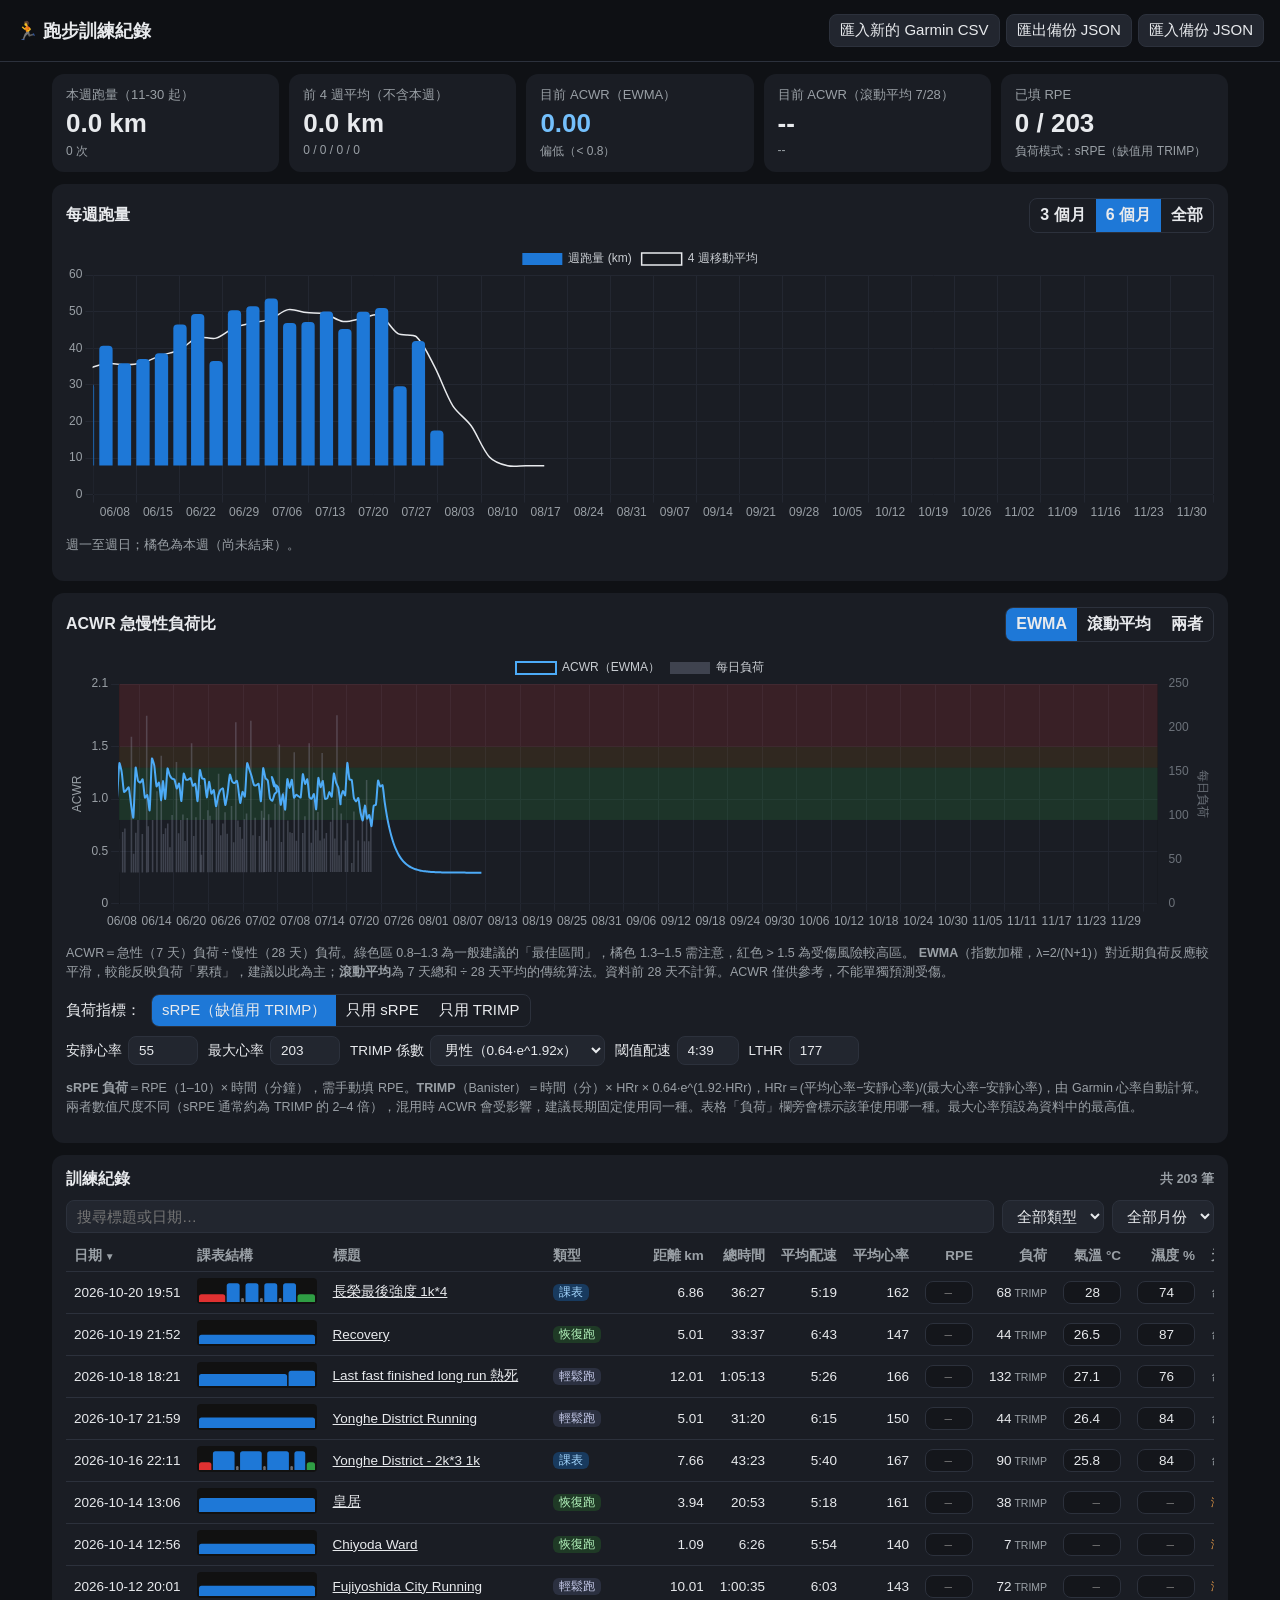
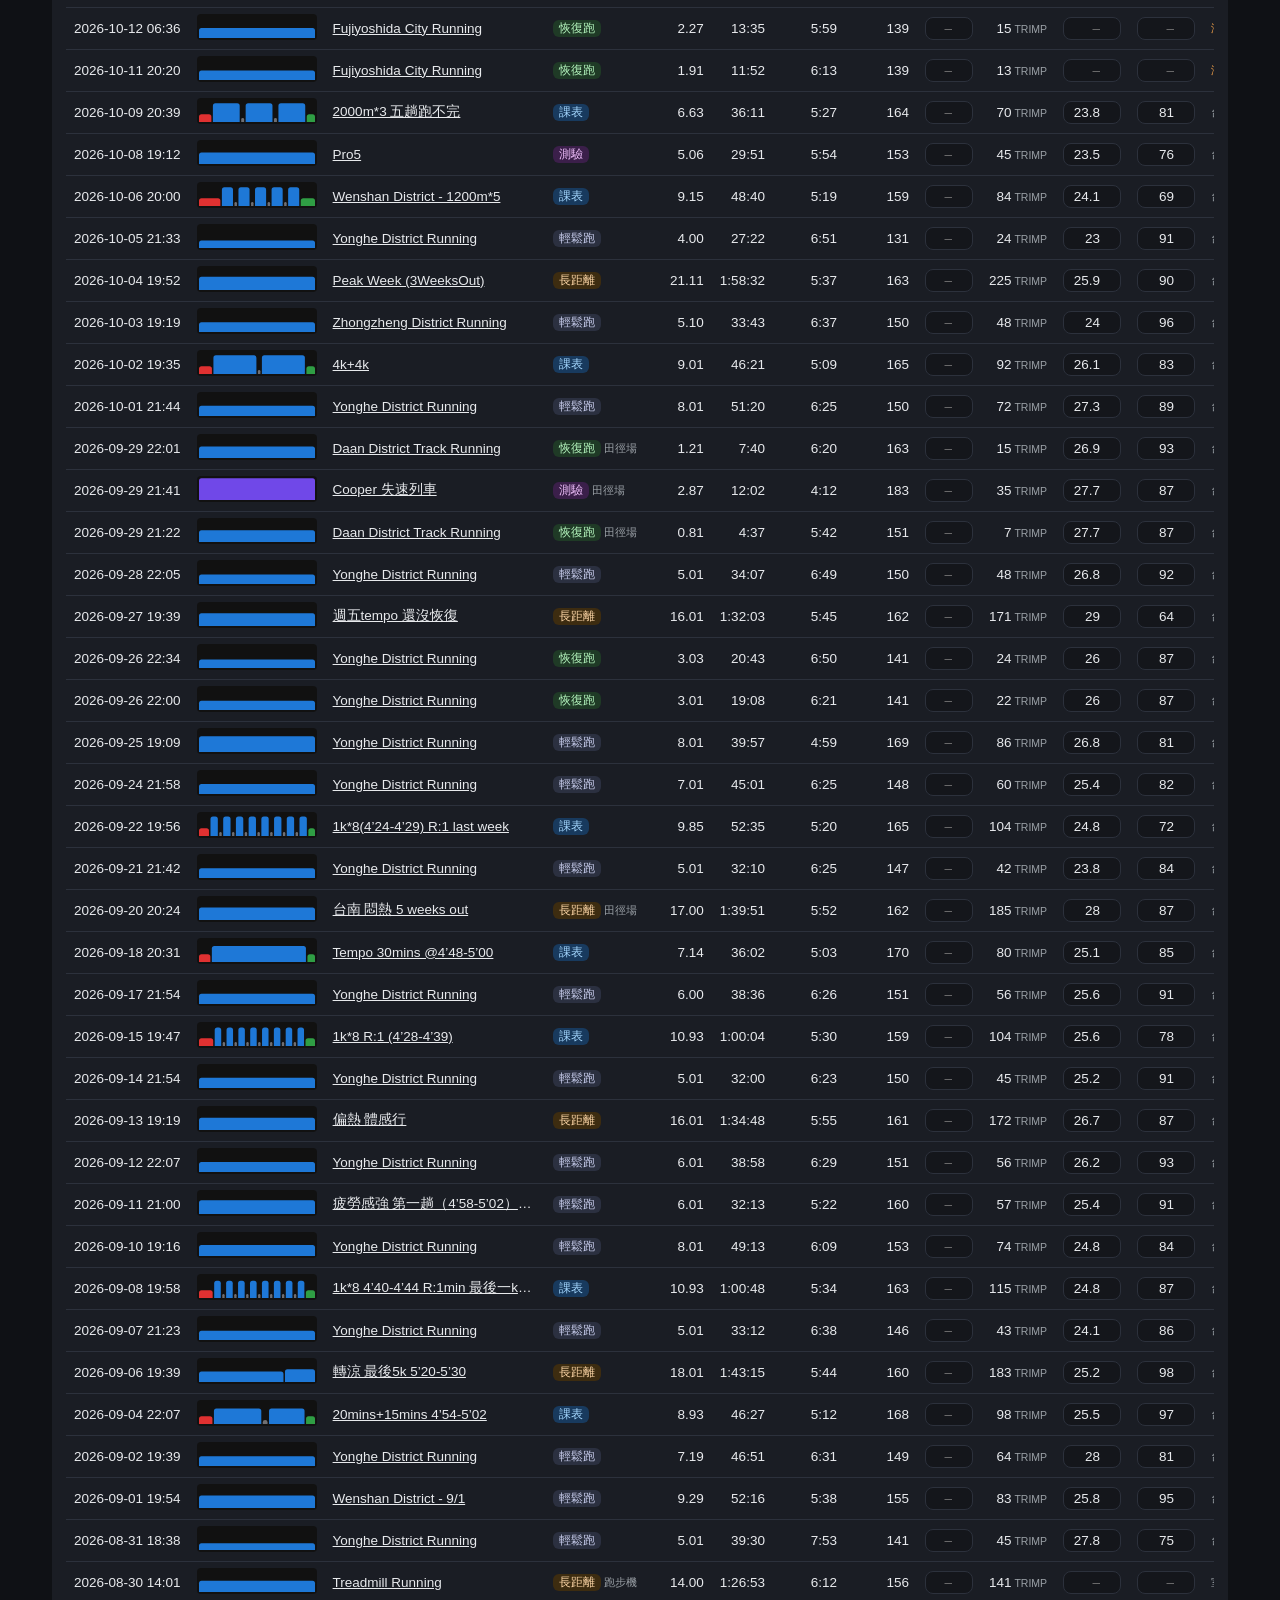
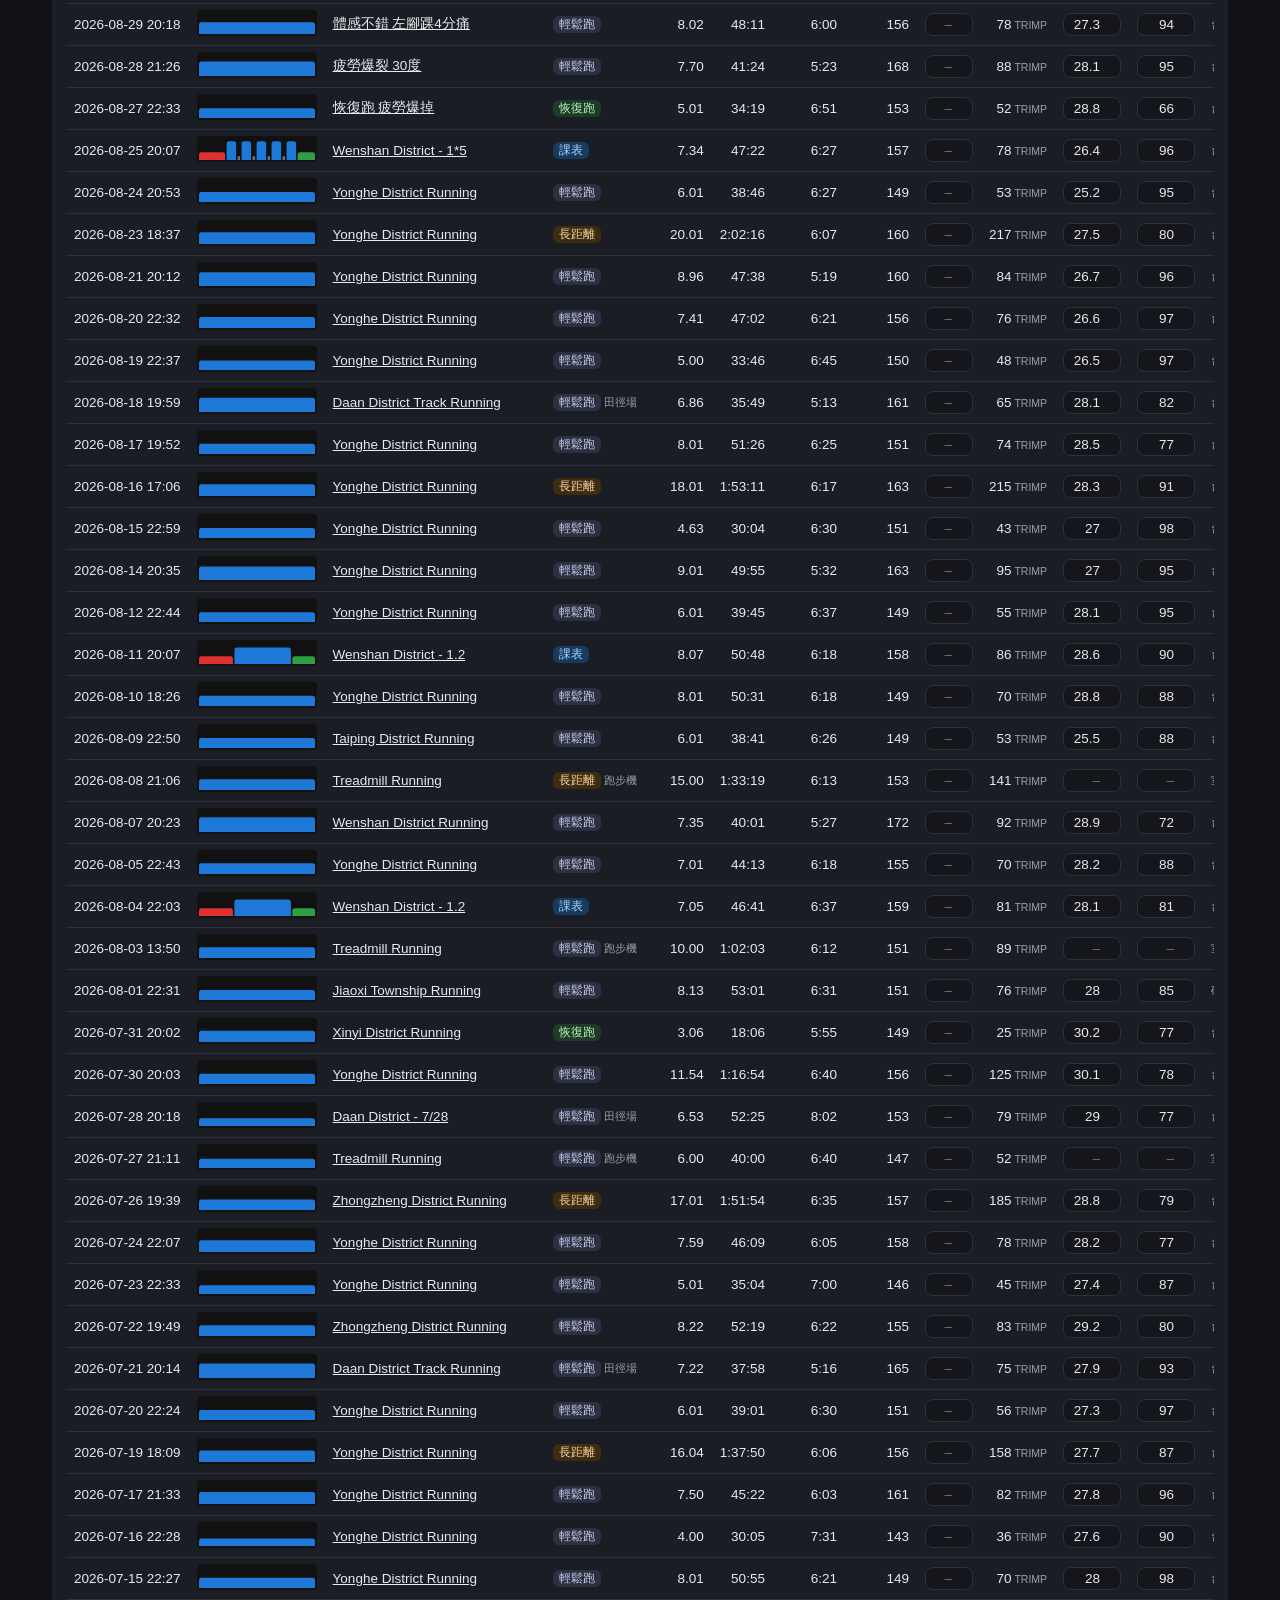
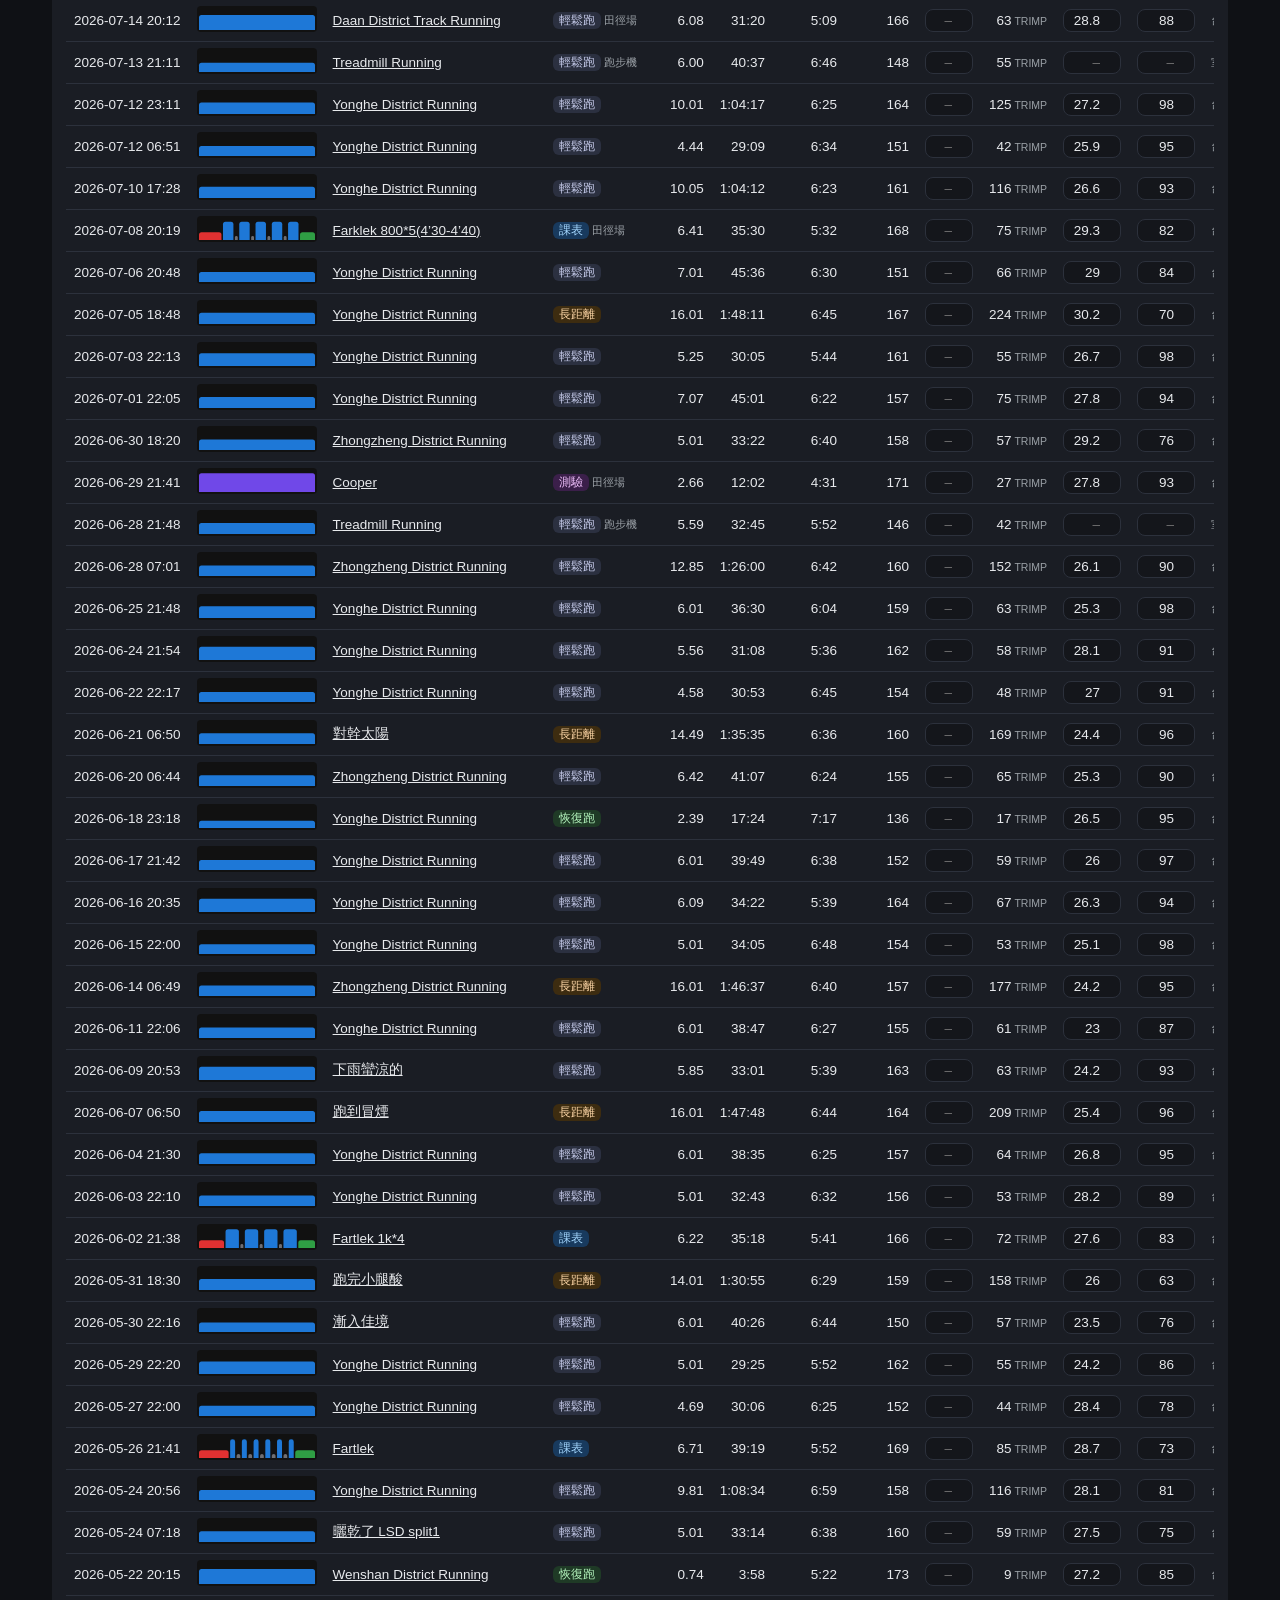
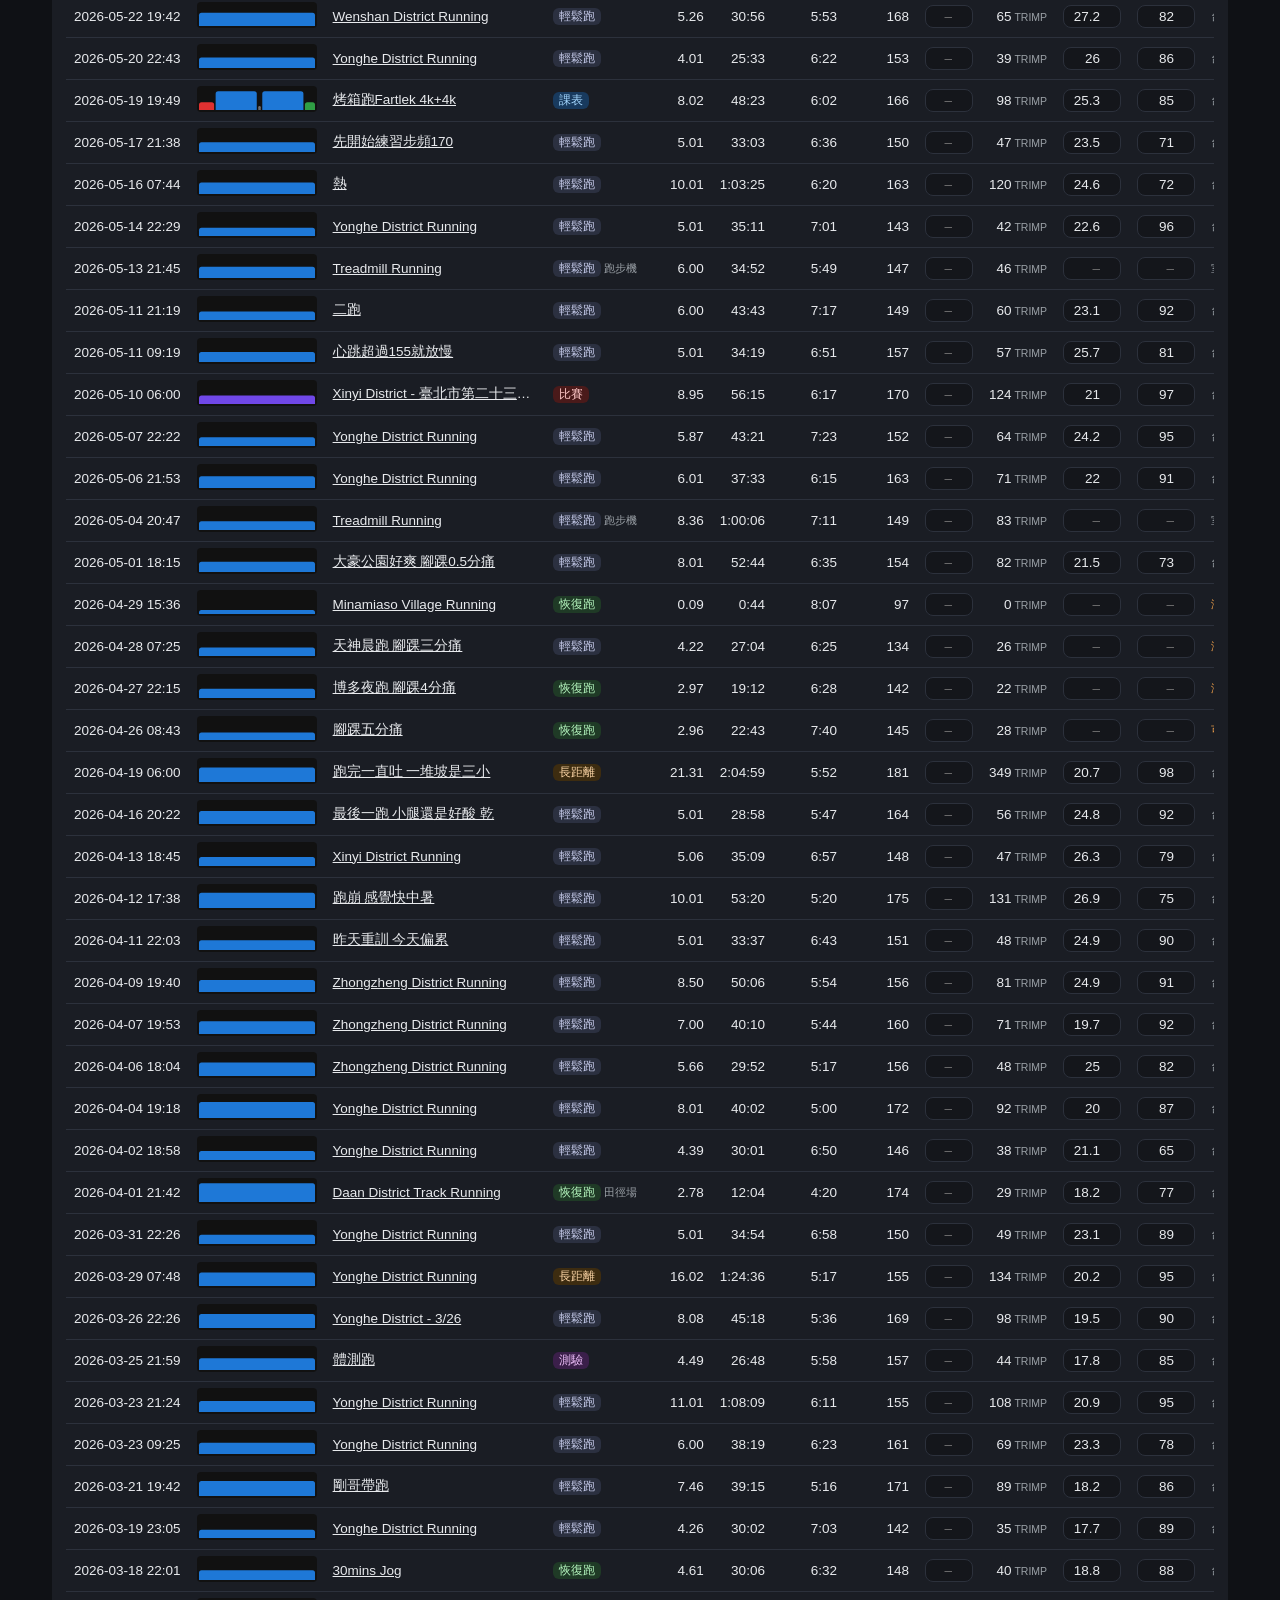
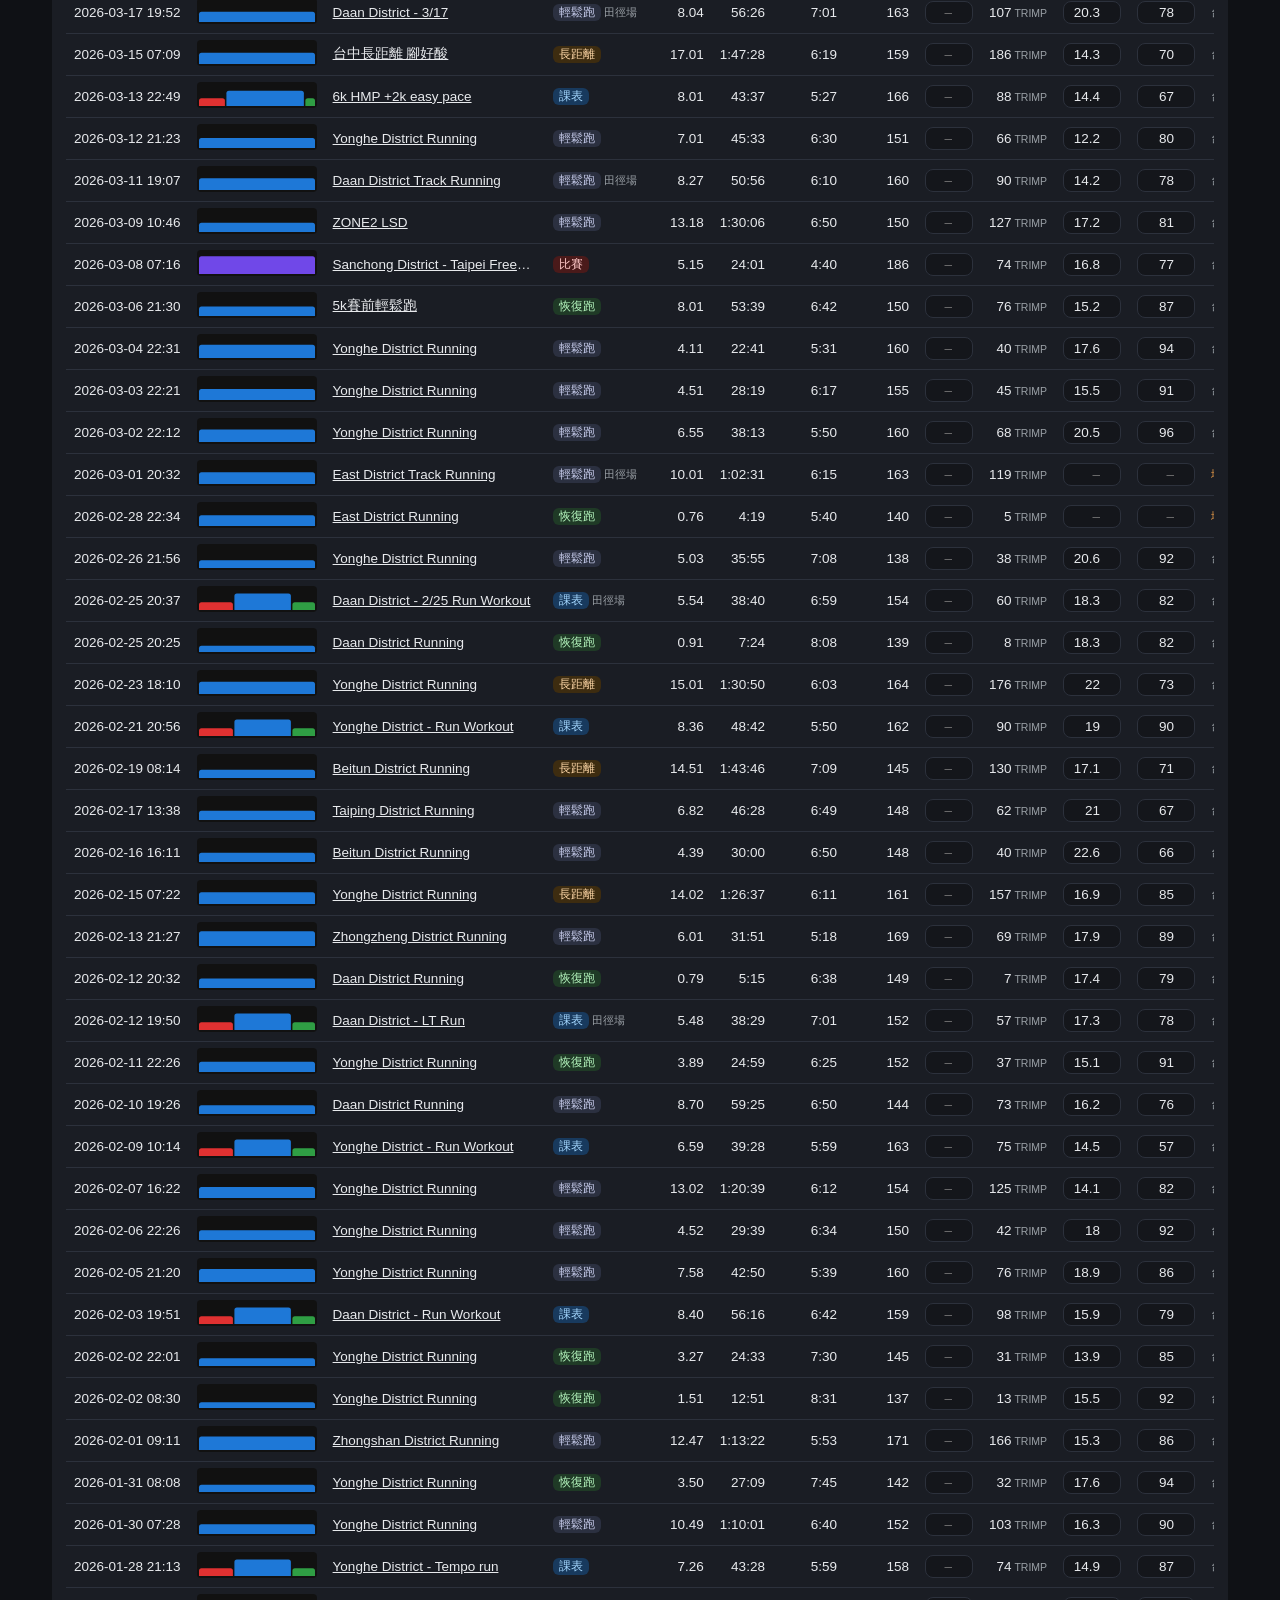
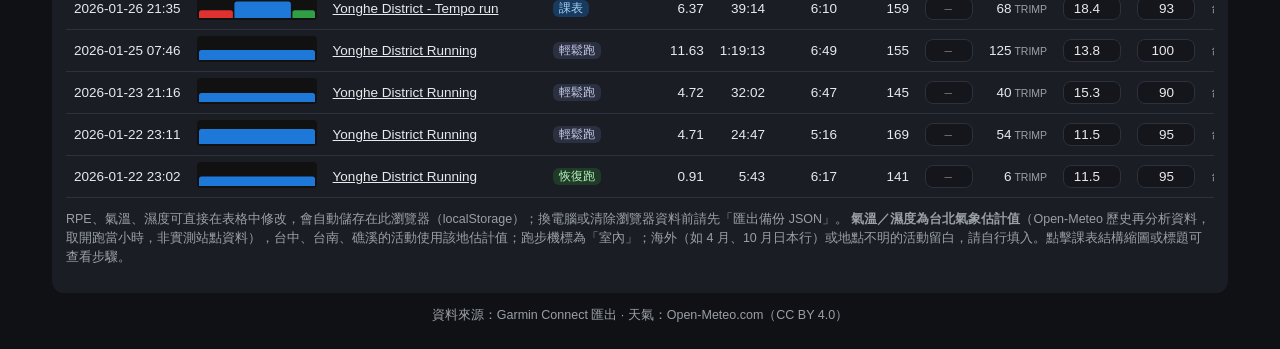
<file: index.html>
<!doctype html>
<html lang="zh-Hant-TW"><head><meta charset="utf-8"><meta name="viewport" content="width=device-width,initial-scale=1">
<title>跑步訓練紀錄</title><link rel="icon" href="data:,"><style>:root{--bg:#0f1115;--card:#1a1d24;--card2:#22262f;--fg:#e8eaed;--mut:#9aa0a6;--acc:#1E78D7;--ok:#2f9e44;--warn:#f08c00;--bad:#e03131;--line:#2c313c}
*{box-sizing:border-box}html,body{margin:0;background:var(--bg);color:var(--fg);font-family:-apple-system,"PingFang TC","Noto Sans TC","Noto Sans CJK TC","Microsoft JhengHei",sans-serif;font-size:15px}
header{padding:14px 16px;border-bottom:1px solid var(--line);display:flex;flex-wrap:wrap;gap:8px;align-items:center;justify-content:space-between;position:sticky;top:0;background:rgba(15,17,21,.95);z-index:5}
header h1{font-size:18px;margin:0}
.btns{display:flex;flex-wrap:wrap;gap:6px}
button,.btn,select,input{font:inherit;color:var(--fg);background:var(--card2);border:1px solid var(--line);border-radius:8px;padding:6px 10px}
button,.btn{cursor:pointer}button:hover,.btn:hover{border-color:var(--acc)}
button.pri{background:var(--acc);border-color:var(--acc)}
main{max-width:1200px;margin:0 auto;padding:12px}
section{background:var(--card);border-radius:12px;padding:14px;margin-bottom:12px}
section h2{font-size:16px;margin:0 0 10px;display:flex;justify-content:space-between;align-items:center;flex-wrap:wrap;gap:8px}
.cards{display:grid;grid-template-columns:repeat(auto-fit,minmax(170px,1fr));gap:10px;background:none;padding:0}
.card{background:var(--card);border-radius:12px;padding:12px 14px}
.card .k{color:var(--mut);font-size:13px}.card .v{font-size:26px;font-weight:700;margin:4px 0}.card .s{color:var(--mut);font-size:12px}
.zone-ok{color:#51cf66}.zone-low{color:#74c0fc}.zone-warn{color:#ffa94d}.zone-bad{color:#ff6b6b}
.note{color:var(--mut);font-size:12.5px;line-height:1.5}
.chartbox{position:relative;height:280px}
.seg{display:inline-flex;border:1px solid var(--line);border-radius:8px;overflow:hidden}.seg button{border:0;border-radius:0;background:transparent}.seg button.on{background:var(--acc)}
.settings{display:flex;flex-wrap:wrap;gap:10px;align-items:center}.settings label{display:flex;gap:6px;align-items:center;font-size:13.5px}
.settings input[type=number]{width:70px}
.filters{display:flex;flex-wrap:wrap;gap:8px;margin-bottom:8px}.filters input[type=search]{flex:1;min-width:160px}
.tablewrap{overflow-x:auto;-webkit-overflow-scrolling:touch}
table{border-collapse:collapse;width:100%;font-size:13.5px;white-space:nowrap}
th,td{padding:6px 8px;border-bottom:1px solid var(--line);text-align:right}
th{position:sticky;top:0;background:var(--card);color:var(--mut);cursor:pointer;user-select:none;font-weight:600}
th.l,td.l{text-align:left}th .ar{font-size:10px}
tbody tr:hover{background:#20242c}
td.title{max-width:220px;overflow:hidden;text-overflow:ellipsis}
td input{width:58px;padding:3px 5px;text-align:right;background:#14161b}
td input.rpe{width:48px}
.tag{display:inline-block;padding:1px 6px;border-radius:6px;font-size:11.5px;background:#2b3040;color:#c5cae9}
.tag.t-workout{background:#183a5e;color:#a5d8ff}.tag.t-long{background:#3d2c10;color:#ffd8a8}.tag.t-race{background:#4a1a1a;color:#ffc9c9}.tag.t-test{background:#3b1f4a;color:#eebefa}.tag.t-recovery{background:#1f3a26;color:#b2f2bb}
.lt{font-size:10.5px;color:var(--mut);margin-left:3px}
.wx{font-size:11px;color:var(--mut)}.wx.miss{color:#ffa94d}
.thumb{cursor:pointer;display:block}
dialog{background:#111;color:var(--fg);border:1px solid var(--line);border-radius:14px;padding:0;width:min(640px,96vw);max-height:92vh}
dialog::backdrop{background:rgba(0,0,0,.6)}
.dlg-h{display:flex;justify-content:space-between;align-items:center;padding:12px 16px;border-bottom:1px solid var(--line)}
.dlg-h h3{margin:0;font-size:17px}
.dlg-b{padding:14px 16px;overflow:auto;max-height:calc(92vh - 56px)}
.stats{display:grid;grid-template-columns:repeat(auto-fit,minmax(110px,1fr));gap:8px;margin:10px 0}
.stats div{background:#1c1c1e;border-radius:10px;padding:8px 10px}.stats b{display:block;font-size:17px}.stats span{color:var(--mut);font-size:12px}
.steps h4{margin:16px 0 8px;font-size:16px}
.step{background:#1f1f21;border-radius:8px;margin:6px 0;padding:10px 12px;border-left:6px solid #888}
.step .n{font-size:16px}.step .d{color:#a0a0a5;font-size:12.5px;margin-top:2px}
.rep{border:1px solid #3a3a3c;border-radius:12px;padding:8px 10px;margin:8px 0}.rep .rh{font-size:16px;margin:2px 0 4px}.rep .rf{color:#a0a0a5;font-size:12.5px;margin-top:6px}
.badge{display:inline-block;font-size:12px;padding:2px 8px;border-radius:10px;background:#3d2c10;color:#ffd8a8}.badge.real{background:#1f3a26;color:#b2f2bb}
.row{display:flex;gap:8px;flex-wrap:wrap;align-items:center;margin:8px 0}
.row input[type=text]{flex:1;min-width:180px}
#toast{position:fixed;left:50%;bottom:18px;transform:translateX(-50%);background:#333;padding:8px 14px;border-radius:8px;display:none;z-index:50;max-width:90vw}
@media(max-width:640px){main{padding:8px}section{padding:10px}.chartbox{height:230px}.card .v{font-size:22px}header h1{font-size:16px}dialog{width:100vw;max-width:100vw;max-height:100vh;height:100vh;border-radius:0}.dlg-b{max-height:calc(100vh - 56px)}}
</style></head>
<body>
<header><h1>🏃 跑步訓練紀錄</h1>
<div class="btns">
 <label class="btn pri">匯入新的 Garmin CSV<input type="file" id="fCSV" accept=".csv" hidden></label>
 <button id="bExport">匯出備份 JSON</button>
 <label class="btn">匯入備份 JSON<input type="file" id="fJSON" accept=".json" hidden></label>
</div></header>
<main>
<section class="cards" id="cards"></section>

<section><h2>每週跑量 <span class="seg"><button data-range="90">3 個月</button><button data-range="180">6 個月</button><button data-range="400">全部</button></span></h2>
<div class="chartbox"><canvas id="cW"></canvas></div><p class="note">週一至週日；橘色為本週（尚未結束）。</p></section>

<section><h2>ACWR 急慢性負荷比 <span class="seg"><button data-acwr="ewma">EWMA</button><button data-acwr="rolling">滾動平均</button><button data-acwr="both">兩者</button></span></h2>
<div class="chartbox"><canvas id="cA"></canvas></div>
<p class="note">ACWR＝急性（7 天）負荷 ÷ 慢性（28 天）負荷。綠色區 0.8–1.3 為一般建議的「最佳區間」，橘色 1.3–1.5 需注意，紅色 &gt; 1.5 為受傷風險較高區。
<b>EWMA</b>（指數加權，λ=2/(N+1)）對近期負荷反應較平滑，較能反映負荷「累積」，建議以此為主；<b>滾動平均</b>為 7 天總和 ÷ 28 天平均的傳統算法。資料前 28 天不計算。ACWR 僅供參考，不能單獨預測受傷。</p>
<div class="settings" style="margin-top:8px">
 <span>負荷指標：</span><span class="seg"><button data-mode="mixed">sRPE（缺值用 TRIMP）</button><button data-mode="srpe">只用 sRPE</button><button data-mode="trimp">只用 TRIMP</button></span>
</div>
<div class="settings" style="margin-top:8px">
 <label>安靜心率 <input type="number" id="sRest" min="30" max="100"></label>
 <label>最大心率 <input type="number" id="sMax" min="150" max="230"></label>
 <label>TRIMP 係數 <select id="sSex"><option value="m">男性（0.64·e^1.92x）</option><option value="f">女性（0.86·e^1.67x）</option></select></label>
 <label>閾值配速 <input type="text" id="sThr" style="width:62px"></label>
 <label>LTHR <input type="number" id="sLthr" min="120" max="210"></label>
</div>
<p class="note"><b>sRPE 負荷</b>＝RPE（1–10）× 時間（分鐘），需手動填 RPE。<b>TRIMP</b>（Banister）＝時間（分）× HRr × 0.64·e^(1.92·HRr)，HRr＝(平均心率−安靜心率)/(最大心率−安靜心率)，由 Garmin 心率自動計算。兩者數值尺度不同（sRPE 通常約為 TRIMP 的 2–4 倍），混用時 ACWR 會受影響，建議長期固定使用同一種。表格「負荷」欄旁會標示該筆使用哪一種。最大心率預設為資料中的最高值。</p>
</section>

<section><h2>訓練紀錄 <span class="note" id="cnt"></span></h2>
<div class="filters"><input type="search" id="q" placeholder="搜尋標題或日期…"><select id="ft"></select><select id="fm"></select></div>
<div class="tablewrap"><table><thead id="thead"></thead><tbody id="tbody"></tbody></table></div>
<p class="note">RPE、氣溫、濕度可直接在表格中修改，會自動儲存在此瀏覽器（localStorage）；換電腦或清除瀏覽器資料前請先「匯出備份 JSON」。
<b>氣溫／濕度為台北氣象估計值</b>（Open-Meteo 歷史再分析資料，取開跑當小時，非實測站點資料），台中、台南、礁溪的活動使用該地估計值；跑步機標為「室內」；海外（如 4 月、10 月日本行）或地點不明的活動留白，請自行填入。點擊課表結構縮圖或標題可查看步驟。</p>
</section>
<p class="note" style="text-align:center">資料來源：Garmin Connect 匯出 · 天氣：Open-Meteo.com（CC BY 4.0）</p>
</main>
<dialog id="dlg"><div class="dlg-h"><h3 id="dTitle"></h3><button id="dClose">關閉</button></div><div class="dlg-b" id="dBody"></div></dialog>
<div id="toast"></div>
<script>/**
 * Skipped minification because the original files appears to be already minified.
 * Original file: /npm/chart.js@4.4.4/dist/chart.umd.js
 *
 * Do NOT use SRI with dynamically generated files! More information: https://www.jsdelivr.com/using-sri-with-dynamic-files
 */
/*!
 * Chart.js v4.4.4
 * https://www.chartjs.org
 * (c) 2024 Chart.js Contributors
 * Released under the MIT License
 */
!function(t,e){"object"==typeof exports&&"undefined"!=typeof module?module.exports=e():"function"==typeof define&&define.amd?define(e):(t="undefined"!=typeof globalThis?globalThis:t||self).Chart=e()}(this,(function(){"use strict";var t=Object.freeze({__proto__:null,get Colors(){return Go},get Decimation(){return Qo},get Filler(){return ma},get Legend(){return ya},get SubTitle(){return ka},get Title(){return Ma},get Tooltip(){return Ba}});function e(){}const i=(()=>{let t=0;return()=>t++})();function s(t){return null==t}function n(t){if(Array.isArray&&Array.isArray(t))return!0;const e=Object.prototype.toString.call(t);return"[object"===e.slice(0,7)&&"Array]"===e.slice(-6)}function o(t){return null!==t&&"[object Object]"===Object.prototype.toString.call(t)}function a(t){return("number"==typeof t||t instanceof Number)&&isFinite(+t)}function r(t,e){return a(t)?t:e}function l(t,e){return void 0===t?e:t}const h=(t,e)=>"string"==typeof t&&t.endsWith("%")?parseFloat(t)/100:+t/e,c=(t,e)=>"string"==typeof t&&t.endsWith("%")?parseFloat(t)/100*e:+t;function d(t,e,i){if(t&&"function"==typeof t.call)return t.apply(i,e)}function u(t,e,i,s){let a,r,l;if(n(t))if(r=t.length,s)for(a=r-1;a>=0;a--)e.call(i,t[a],a);else for(a=0;a<r;a++)e.call(i,t[a],a);else if(o(t))for(l=Object.keys(t),r=l.length,a=0;a<r;a++)e.call(i,t[l[a]],l[a])}function f(t,e){let i,s,n,o;if(!t||!e||t.length!==e.length)return!1;for(i=0,s=t.length;i<s;++i)if(n=t[i],o=e[i],n.datasetIndex!==o.datasetIndex||n.index!==o.index)return!1;return!0}function g(t){if(n(t))return t.map(g);if(o(t)){const e=Object.create(null),i=Object.keys(t),s=i.length;let n=0;for(;n<s;++n)e[i[n]]=g(t[i[n]]);return e}return t}function p(t){return-1===["__proto__","prototype","constructor"].indexOf(t)}function m(t,e,i,s){if(!p(t))return;const n=e[t],a=i[t];o(n)&&o(a)?x(n,a,s):e[t]=g(a)}function x(t,e,i){const s=n(e)?e:[e],a=s.length;if(!o(t))return t;const r=(i=i||{}).merger||m;let l;for(let e=0;e<a;++e){if(l=s[e],!o(l))continue;const n=Object.keys(l);for(let e=0,s=n.length;e<s;++e)r(n[e],t,l,i)}return t}function b(t,e){return x(t,e,{merger:_})}function _(t,e,i){if(!p(t))return;const s=e[t],n=i[t];o(s)&&o(n)?b(s,n):Object.prototype.hasOwnProperty.call(e,t)||(e[t]=g(n))}const y={"":t=>t,x:t=>t.x,y:t=>t.y};function v(t){const e=t.split("."),i=[];let s="";for(const t of e)s+=t,s.endsWith("\\")?s=s.slice(0,-1)+".":(i.push(s),s="");return i}function M(t,e){const i=y[e]||(y[e]=function(t){const e=v(t);return t=>{for(const i of e){if(""===i)break;t=t&&t[i]}return t}}(e));return i(t)}function w(t){return t.charAt(0).toUpperCase()+t.slice(1)}const k=t=>void 0!==t,S=t=>"function"==typeof t,P=(t,e)=>{if(t.size!==e.size)return!1;for(const i of t)if(!e.has(i))return!1;return!0};function D(t){return"mouseup"===t.type||"click"===t.type||"contextmenu"===t.type}const C=Math.PI,O=2*C,A=O+C,T=Number.POSITIVE_INFINITY,L=C/180,E=C/2,R=C/4,I=2*C/3,z=Math.log10,F=Math.sign;function V(t,e,i){return Math.abs(t-e)<i}function B(t){const e=Math.round(t);t=V(t,e,t/1e3)?e:t;const i=Math.pow(10,Math.floor(z(t))),s=t/i;return(s<=1?1:s<=2?2:s<=5?5:10)*i}function W(t){const e=[],i=Math.sqrt(t);let s;for(s=1;s<i;s++)t%s==0&&(e.push(s),e.push(t/s));return i===(0|i)&&e.push(i),e.sort(((t,e)=>t-e)).pop(),e}function N(t){return!isNaN(parseFloat(t))&&isFinite(t)}function H(t,e){const i=Math.round(t);return i-e<=t&&i+e>=t}function j(t,e,i){let s,n,o;for(s=0,n=t.length;s<n;s++)o=t[s][i],isNaN(o)||(e.min=Math.min(e.min,o),e.max=Math.max(e.max,o))}function $(t){return t*(C/180)}function Y(t){return t*(180/C)}function U(t){if(!a(t))return;let e=1,i=0;for(;Math.round(t*e)/e!==t;)e*=10,i++;return i}function X(t,e){const i=e.x-t.x,s=e.y-t.y,n=Math.sqrt(i*i+s*s);let o=Math.atan2(s,i);return o<-.5*C&&(o+=O),{angle:o,distance:n}}function q(t,e){return Math.sqrt(Math.pow(e.x-t.x,2)+Math.pow(e.y-t.y,2))}function K(t,e){return(t-e+A)%O-C}function G(t){return(t%O+O)%O}function Z(t,e,i,s){const n=G(t),o=G(e),a=G(i),r=G(o-n),l=G(a-n),h=G(n-o),c=G(n-a);return n===o||n===a||s&&o===a||r>l&&h<c}function J(t,e,i){return Math.max(e,Math.min(i,t))}function Q(t){return J(t,-32768,32767)}function tt(t,e,i,s=1e-6){return t>=Math.min(e,i)-s&&t<=Math.max(e,i)+s}function et(t,e,i){i=i||(i=>t[i]<e);let s,n=t.length-1,o=0;for(;n-o>1;)s=o+n>>1,i(s)?o=s:n=s;return{lo:o,hi:n}}const it=(t,e,i,s)=>et(t,i,s?s=>{const n=t[s][e];return n<i||n===i&&t[s+1][e]===i}:s=>t[s][e]<i),st=(t,e,i)=>et(t,i,(s=>t[s][e]>=i));function nt(t,e,i){let s=0,n=t.length;for(;s<n&&t[s]<e;)s++;for(;n>s&&t[n-1]>i;)n--;return s>0||n<t.length?t.slice(s,n):t}const ot=["push","pop","shift","splice","unshift"];function at(t,e){t._chartjs?t._chartjs.listeners.push(e):(Object.defineProperty(t,"_chartjs",{configurable:!0,enumerable:!1,value:{listeners:[e]}}),ot.forEach((e=>{const i="_onData"+w(e),s=t[e];Object.defineProperty(t,e,{configurable:!0,enumerable:!1,value(...e){const n=s.apply(this,e);return t._chartjs.listeners.forEach((t=>{"function"==typeof t[i]&&t[i](...e)})),n}})})))}function rt(t,e){const i=t._chartjs;if(!i)return;const s=i.listeners,n=s.indexOf(e);-1!==n&&s.splice(n,1),s.length>0||(ot.forEach((e=>{delete t[e]})),delete t._chartjs)}function lt(t){const e=new Set(t);return e.size===t.length?t:Array.from(e)}const ht="undefined"==typeof window?function(t){return t()}:window.requestAnimationFrame;function ct(t,e){let i=[],s=!1;return function(...n){i=n,s||(s=!0,ht.call(window,(()=>{s=!1,t.apply(e,i)})))}}function dt(t,e){let i;return function(...s){return e?(clearTimeout(i),i=setTimeout(t,e,s)):t.apply(this,s),e}}const ut=t=>"start"===t?"left":"end"===t?"right":"center",ft=(t,e,i)=>"start"===t?e:"end"===t?i:(e+i)/2,gt=(t,e,i,s)=>t===(s?"left":"right")?i:"center"===t?(e+i)/2:e;function pt(t,e,i){const s=e.length;let n=0,o=s;if(t._sorted){const{iScale:a,_parsed:r}=t,l=a.axis,{min:h,max:c,minDefined:d,maxDefined:u}=a.getUserBounds();d&&(n=J(Math.min(it(r,l,h).lo,i?s:it(e,l,a.getPixelForValue(h)).lo),0,s-1)),o=u?J(Math.max(it(r,a.axis,c,!0).hi+1,i?0:it(e,l,a.getPixelForValue(c),!0).hi+1),n,s)-n:s-n}return{start:n,count:o}}function mt(t){const{xScale:e,yScale:i,_scaleRanges:s}=t,n={xmin:e.min,xmax:e.max,ymin:i.min,ymax:i.max};if(!s)return t._scaleRanges=n,!0;const o=s.xmin!==e.min||s.xmax!==e.max||s.ymin!==i.min||s.ymax!==i.max;return Object.assign(s,n),o}class xt{constructor(){this._request=null,this._charts=new Map,this._running=!1,this._lastDate=void 0}_notify(t,e,i,s){const n=e.listeners[s],o=e.duration;n.forEach((s=>s({chart:t,initial:e.initial,numSteps:o,currentStep:Math.min(i-e.start,o)})))}_refresh(){this._request||(this._running=!0,this._request=ht.call(window,(()=>{this._update(),this._request=null,this._running&&this._refresh()})))}_update(t=Date.now()){let e=0;this._charts.forEach(((i,s)=>{if(!i.running||!i.items.length)return;const n=i.items;let o,a=n.length-1,r=!1;for(;a>=0;--a)o=n[a],o._active?(o._total>i.duration&&(i.duration=o._total),o.tick(t),r=!0):(n[a]=n[n.length-1],n.pop());r&&(s.draw(),this._notify(s,i,t,"progress")),n.length||(i.running=!1,this._notify(s,i,t,"complete"),i.initial=!1),e+=n.length})),this._lastDate=t,0===e&&(this._running=!1)}_getAnims(t){const e=this._charts;let i=e.get(t);return i||(i={running:!1,initial:!0,items:[],listeners:{complete:[],progress:[]}},e.set(t,i)),i}listen(t,e,i){this._getAnims(t).listeners[e].push(i)}add(t,e){e&&e.length&&this._getAnims(t).items.push(...e)}has(t){return this._getAnims(t).items.length>0}start(t){const e=this._charts.get(t);e&&(e.running=!0,e.start=Date.now(),e.duration=e.items.reduce(((t,e)=>Math.max(t,e._duration)),0),this._refresh())}running(t){if(!this._running)return!1;const e=this._charts.get(t);return!!(e&&e.running&&e.items.length)}stop(t){const e=this._charts.get(t);if(!e||!e.items.length)return;const i=e.items;let s=i.length-1;for(;s>=0;--s)i[s].cancel();e.items=[],this._notify(t,e,Date.now(),"complete")}remove(t){return this._charts.delete(t)}}var bt=new xt;
/*!
 * @kurkle/color v0.3.2
 * https://github.com/kurkle/color#readme
 * (c) 2023 Jukka Kurkela
 * Released under the MIT License
 */function _t(t){return t+.5|0}const yt=(t,e,i)=>Math.max(Math.min(t,i),e);function vt(t){return yt(_t(2.55*t),0,255)}function Mt(t){return yt(_t(255*t),0,255)}function wt(t){return yt(_t(t/2.55)/100,0,1)}function kt(t){return yt(_t(100*t),0,100)}const St={0:0,1:1,2:2,3:3,4:4,5:5,6:6,7:7,8:8,9:9,A:10,B:11,C:12,D:13,E:14,F:15,a:10,b:11,c:12,d:13,e:14,f:15},Pt=[..."0123456789ABCDEF"],Dt=t=>Pt[15&t],Ct=t=>Pt[(240&t)>>4]+Pt[15&t],Ot=t=>(240&t)>>4==(15&t);function At(t){var e=(t=>Ot(t.r)&&Ot(t.g)&&Ot(t.b)&&Ot(t.a))(t)?Dt:Ct;return t?"#"+e(t.r)+e(t.g)+e(t.b)+((t,e)=>t<255?e(t):"")(t.a,e):void 0}const Tt=/^(hsla?|hwb|hsv)\(\s*([-+.e\d]+)(?:deg)?[\s,]+([-+.e\d]+)%[\s,]+([-+.e\d]+)%(?:[\s,]+([-+.e\d]+)(%)?)?\s*\)$/;function Lt(t,e,i){const s=e*Math.min(i,1-i),n=(e,n=(e+t/30)%12)=>i-s*Math.max(Math.min(n-3,9-n,1),-1);return[n(0),n(8),n(4)]}function Et(t,e,i){const s=(s,n=(s+t/60)%6)=>i-i*e*Math.max(Math.min(n,4-n,1),0);return[s(5),s(3),s(1)]}function Rt(t,e,i){const s=Lt(t,1,.5);let n;for(e+i>1&&(n=1/(e+i),e*=n,i*=n),n=0;n<3;n++)s[n]*=1-e-i,s[n]+=e;return s}function It(t){const e=t.r/255,i=t.g/255,s=t.b/255,n=Math.max(e,i,s),o=Math.min(e,i,s),a=(n+o)/2;let r,l,h;return n!==o&&(h=n-o,l=a>.5?h/(2-n-o):h/(n+o),r=function(t,e,i,s,n){return t===n?(e-i)/s+(e<i?6:0):e===n?(i-t)/s+2:(t-e)/s+4}(e,i,s,h,n),r=60*r+.5),[0|r,l||0,a]}function zt(t,e,i,s){return(Array.isArray(e)?t(e[0],e[1],e[2]):t(e,i,s)).map(Mt)}function Ft(t,e,i){return zt(Lt,t,e,i)}function Vt(t){return(t%360+360)%360}function Bt(t){const e=Tt.exec(t);let i,s=255;if(!e)return;e[5]!==i&&(s=e[6]?vt(+e[5]):Mt(+e[5]));const n=Vt(+e[2]),o=+e[3]/100,a=+e[4]/100;return i="hwb"===e[1]?function(t,e,i){return zt(Rt,t,e,i)}(n,o,a):"hsv"===e[1]?function(t,e,i){return zt(Et,t,e,i)}(n,o,a):Ft(n,o,a),{r:i[0],g:i[1],b:i[2],a:s}}const Wt={x:"dark",Z:"light",Y:"re",X:"blu",W:"gr",V:"medium",U:"slate",A:"ee",T:"ol",S:"or",B:"ra",C:"lateg",D:"ights",R:"in",Q:"turquois",E:"hi",P:"ro",O:"al",N:"le",M:"de",L:"yello",F:"en",K:"ch",G:"arks",H:"ea",I:"ightg",J:"wh"},Nt={OiceXe:"f0f8ff",antiquewEte:"faebd7",aqua:"ffff",aquamarRe:"7fffd4",azuY:"f0ffff",beige:"f5f5dc",bisque:"ffe4c4",black:"0",blanKedOmond:"ffebcd",Xe:"ff",XeviTet:"8a2be2",bPwn:"a52a2a",burlywood:"deb887",caMtXe:"5f9ea0",KartYuse:"7fff00",KocTate:"d2691e",cSO:"ff7f50",cSnflowerXe:"6495ed",cSnsilk:"fff8dc",crimson:"dc143c",cyan:"ffff",xXe:"8b",xcyan:"8b8b",xgTMnPd:"b8860b",xWay:"a9a9a9",xgYF:"6400",xgYy:"a9a9a9",xkhaki:"bdb76b",xmagFta:"8b008b",xTivegYF:"556b2f",xSange:"ff8c00",xScEd:"9932cc",xYd:"8b0000",xsOmon:"e9967a",xsHgYF:"8fbc8f",xUXe:"483d8b",xUWay:"2f4f4f",xUgYy:"2f4f4f",xQe:"ced1",xviTet:"9400d3",dAppRk:"ff1493",dApskyXe:"bfff",dimWay:"696969",dimgYy:"696969",dodgerXe:"1e90ff",fiYbrick:"b22222",flSOwEte:"fffaf0",foYstWAn:"228b22",fuKsia:"ff00ff",gaRsbSo:"dcdcdc",ghostwEte:"f8f8ff",gTd:"ffd700",gTMnPd:"daa520",Way:"808080",gYF:"8000",gYFLw:"adff2f",gYy:"808080",honeyMw:"f0fff0",hotpRk:"ff69b4",RdianYd:"cd5c5c",Rdigo:"4b0082",ivSy:"fffff0",khaki:"f0e68c",lavFMr:"e6e6fa",lavFMrXsh:"fff0f5",lawngYF:"7cfc00",NmoncEffon:"fffacd",ZXe:"add8e6",ZcSO:"f08080",Zcyan:"e0ffff",ZgTMnPdLw:"fafad2",ZWay:"d3d3d3",ZgYF:"90ee90",ZgYy:"d3d3d3",ZpRk:"ffb6c1",ZsOmon:"ffa07a",ZsHgYF:"20b2aa",ZskyXe:"87cefa",ZUWay:"778899",ZUgYy:"778899",ZstAlXe:"b0c4de",ZLw:"ffffe0",lime:"ff00",limegYF:"32cd32",lRF:"faf0e6",magFta:"ff00ff",maPon:"800000",VaquamarRe:"66cdaa",VXe:"cd",VScEd:"ba55d3",VpurpN:"9370db",VsHgYF:"3cb371",VUXe:"7b68ee",VsprRggYF:"fa9a",VQe:"48d1cc",VviTetYd:"c71585",midnightXe:"191970",mRtcYam:"f5fffa",mistyPse:"ffe4e1",moccasR:"ffe4b5",navajowEte:"ffdead",navy:"80",Tdlace:"fdf5e6",Tive:"808000",TivedBb:"6b8e23",Sange:"ffa500",SangeYd:"ff4500",ScEd:"da70d6",pOegTMnPd:"eee8aa",pOegYF:"98fb98",pOeQe:"afeeee",pOeviTetYd:"db7093",papayawEp:"ffefd5",pHKpuff:"ffdab9",peru:"cd853f",pRk:"ffc0cb",plum:"dda0dd",powMrXe:"b0e0e6",purpN:"800080",YbeccapurpN:"663399",Yd:"ff0000",Psybrown:"bc8f8f",PyOXe:"4169e1",saddNbPwn:"8b4513",sOmon:"fa8072",sandybPwn:"f4a460",sHgYF:"2e8b57",sHshell:"fff5ee",siFna:"a0522d",silver:"c0c0c0",skyXe:"87ceeb",UXe:"6a5acd",UWay:"708090",UgYy:"708090",snow:"fffafa",sprRggYF:"ff7f",stAlXe:"4682b4",tan:"d2b48c",teO:"8080",tEstN:"d8bfd8",tomato:"ff6347",Qe:"40e0d0",viTet:"ee82ee",JHt:"f5deb3",wEte:"ffffff",wEtesmoke:"f5f5f5",Lw:"ffff00",LwgYF:"9acd32"};let Ht;function jt(t){Ht||(Ht=function(){const t={},e=Object.keys(Nt),i=Object.keys(Wt);let s,n,o,a,r;for(s=0;s<e.length;s++){for(a=r=e[s],n=0;n<i.length;n++)o=i[n],r=r.replace(o,Wt[o]);o=parseInt(Nt[a],16),t[r]=[o>>16&255,o>>8&255,255&o]}return t}(),Ht.transparent=[0,0,0,0]);const e=Ht[t.toLowerCase()];return e&&{r:e[0],g:e[1],b:e[2],a:4===e.length?e[3]:255}}const $t=/^rgba?\(\s*([-+.\d]+)(%)?[\s,]+([-+.e\d]+)(%)?[\s,]+([-+.e\d]+)(%)?(?:[\s,/]+([-+.e\d]+)(%)?)?\s*\)$/;const Yt=t=>t<=.0031308?12.92*t:1.055*Math.pow(t,1/2.4)-.055,Ut=t=>t<=.04045?t/12.92:Math.pow((t+.055)/1.055,2.4);function Xt(t,e,i){if(t){let s=It(t);s[e]=Math.max(0,Math.min(s[e]+s[e]*i,0===e?360:1)),s=Ft(s),t.r=s[0],t.g=s[1],t.b=s[2]}}function qt(t,e){return t?Object.assign(e||{},t):t}function Kt(t){var e={r:0,g:0,b:0,a:255};return Array.isArray(t)?t.length>=3&&(e={r:t[0],g:t[1],b:t[2],a:255},t.length>3&&(e.a=Mt(t[3]))):(e=qt(t,{r:0,g:0,b:0,a:1})).a=Mt(e.a),e}function Gt(t){return"r"===t.charAt(0)?function(t){const e=$t.exec(t);let i,s,n,o=255;if(e){if(e[7]!==i){const t=+e[7];o=e[8]?vt(t):yt(255*t,0,255)}return i=+e[1],s=+e[3],n=+e[5],i=255&(e[2]?vt(i):yt(i,0,255)),s=255&(e[4]?vt(s):yt(s,0,255)),n=255&(e[6]?vt(n):yt(n,0,255)),{r:i,g:s,b:n,a:o}}}(t):Bt(t)}class Zt{constructor(t){if(t instanceof Zt)return t;const e=typeof t;let i;var s,n,o;"object"===e?i=Kt(t):"string"===e&&(o=(s=t).length,"#"===s[0]&&(4===o||5===o?n={r:255&17*St[s[1]],g:255&17*St[s[2]],b:255&17*St[s[3]],a:5===o?17*St[s[4]]:255}:7!==o&&9!==o||(n={r:St[s[1]]<<4|St[s[2]],g:St[s[3]]<<4|St[s[4]],b:St[s[5]]<<4|St[s[6]],a:9===o?St[s[7]]<<4|St[s[8]]:255})),i=n||jt(t)||Gt(t)),this._rgb=i,this._valid=!!i}get valid(){return this._valid}get rgb(){var t=qt(this._rgb);return t&&(t.a=wt(t.a)),t}set rgb(t){this._rgb=Kt(t)}rgbString(){return this._valid?(t=this._rgb)&&(t.a<255?`rgba(${t.r}, ${t.g}, ${t.b}, ${wt(t.a)})`:`rgb(${t.r}, ${t.g}, ${t.b})`):void 0;var t}hexString(){return this._valid?At(this._rgb):void 0}hslString(){return this._valid?function(t){if(!t)return;const e=It(t),i=e[0],s=kt(e[1]),n=kt(e[2]);return t.a<255?`hsla(${i}, ${s}%, ${n}%, ${wt(t.a)})`:`hsl(${i}, ${s}%, ${n}%)`}(this._rgb):void 0}mix(t,e){if(t){const i=this.rgb,s=t.rgb;let n;const o=e===n?.5:e,a=2*o-1,r=i.a-s.a,l=((a*r==-1?a:(a+r)/(1+a*r))+1)/2;n=1-l,i.r=255&l*i.r+n*s.r+.5,i.g=255&l*i.g+n*s.g+.5,i.b=255&l*i.b+n*s.b+.5,i.a=o*i.a+(1-o)*s.a,this.rgb=i}return this}interpolate(t,e){return t&&(this._rgb=function(t,e,i){const s=Ut(wt(t.r)),n=Ut(wt(t.g)),o=Ut(wt(t.b));return{r:Mt(Yt(s+i*(Ut(wt(e.r))-s))),g:Mt(Yt(n+i*(Ut(wt(e.g))-n))),b:Mt(Yt(o+i*(Ut(wt(e.b))-o))),a:t.a+i*(e.a-t.a)}}(this._rgb,t._rgb,e)),this}clone(){return new Zt(this.rgb)}alpha(t){return this._rgb.a=Mt(t),this}clearer(t){return this._rgb.a*=1-t,this}greyscale(){const t=this._rgb,e=_t(.3*t.r+.59*t.g+.11*t.b);return t.r=t.g=t.b=e,this}opaquer(t){return this._rgb.a*=1+t,this}negate(){const t=this._rgb;return t.r=255-t.r,t.g=255-t.g,t.b=255-t.b,this}lighten(t){return Xt(this._rgb,2,t),this}darken(t){return Xt(this._rgb,2,-t),this}saturate(t){return Xt(this._rgb,1,t),this}desaturate(t){return Xt(this._rgb,1,-t),this}rotate(t){return function(t,e){var i=It(t);i[0]=Vt(i[0]+e),i=Ft(i),t.r=i[0],t.g=i[1],t.b=i[2]}(this._rgb,t),this}}function Jt(t){if(t&&"object"==typeof t){const e=t.toString();return"[object CanvasPattern]"===e||"[object CanvasGradient]"===e}return!1}function Qt(t){return Jt(t)?t:new Zt(t)}function te(t){return Jt(t)?t:new Zt(t).saturate(.5).darken(.1).hexString()}const ee=["x","y","borderWidth","radius","tension"],ie=["color","borderColor","backgroundColor"];const se=new Map;function ne(t,e,i){return function(t,e){e=e||{};const i=t+JSON.stringify(e);let s=se.get(i);return s||(s=new Intl.NumberFormat(t,e),se.set(i,s)),s}(e,i).format(t)}const oe={values:t=>n(t)?t:""+t,numeric(t,e,i){if(0===t)return"0";const s=this.chart.options.locale;let n,o=t;if(i.length>1){const e=Math.max(Math.abs(i[0].value),Math.abs(i[i.length-1].value));(e<1e-4||e>1e15)&&(n="scientific"),o=function(t,e){let i=e.length>3?e[2].value-e[1].value:e[1].value-e[0].value;Math.abs(i)>=1&&t!==Math.floor(t)&&(i=t-Math.floor(t));return i}(t,i)}const a=z(Math.abs(o)),r=isNaN(a)?1:Math.max(Math.min(-1*Math.floor(a),20),0),l={notation:n,minimumFractionDigits:r,maximumFractionDigits:r};return Object.assign(l,this.options.ticks.format),ne(t,s,l)},logarithmic(t,e,i){if(0===t)return"0";const s=i[e].significand||t/Math.pow(10,Math.floor(z(t)));return[1,2,3,5,10,15].includes(s)||e>.8*i.length?oe.numeric.call(this,t,e,i):""}};var ae={formatters:oe};const re=Object.create(null),le=Object.create(null);function he(t,e){if(!e)return t;const i=e.split(".");for(let e=0,s=i.length;e<s;++e){const s=i[e];t=t[s]||(t[s]=Object.create(null))}return t}function ce(t,e,i){return"string"==typeof e?x(he(t,e),i):x(he(t,""),e)}class de{constructor(t,e){this.animation=void 0,this.backgroundColor="rgba(0,0,0,0.1)",this.borderColor="rgba(0,0,0,0.1)",this.color="#666",this.datasets={},this.devicePixelRatio=t=>t.chart.platform.getDevicePixelRatio(),this.elements={},this.events=["mousemove","mouseout","click","touchstart","touchmove"],this.font={family:"'Helvetica Neue', 'Helvetica', 'Arial', sans-serif",size:12,style:"normal",lineHeight:1.2,weight:null},this.hover={},this.hoverBackgroundColor=(t,e)=>te(e.backgroundColor),this.hoverBorderColor=(t,e)=>te(e.borderColor),this.hoverColor=(t,e)=>te(e.color),this.indexAxis="x",this.interaction={mode:"nearest",intersect:!0,includeInvisible:!1},this.maintainAspectRatio=!0,this.onHover=null,this.onClick=null,this.parsing=!0,this.plugins={},this.responsive=!0,this.scale=void 0,this.scales={},this.showLine=!0,this.drawActiveElementsOnTop=!0,this.describe(t),this.apply(e)}set(t,e){return ce(this,t,e)}get(t){return he(this,t)}describe(t,e){return ce(le,t,e)}override(t,e){return ce(re,t,e)}route(t,e,i,s){const n=he(this,t),a=he(this,i),r="_"+e;Object.defineProperties(n,{[r]:{value:n[e],writable:!0},[e]:{enumerable:!0,get(){const t=this[r],e=a[s];return o(t)?Object.assign({},e,t):l(t,e)},set(t){this[r]=t}}})}apply(t){t.forEach((t=>t(this)))}}var ue=new de({_scriptable:t=>!t.startsWith("on"),_indexable:t=>"events"!==t,hover:{_fallback:"interaction"},interaction:{_scriptable:!1,_indexable:!1}},[function(t){t.set("animation",{delay:void 0,duration:1e3,easing:"easeOutQuart",fn:void 0,from:void 0,loop:void 0,to:void 0,type:void 0}),t.describe("animation",{_fallback:!1,_indexable:!1,_scriptable:t=>"onProgress"!==t&&"onComplete"!==t&&"fn"!==t}),t.set("animations",{colors:{type:"color",properties:ie},numbers:{type:"number",properties:ee}}),t.describe("animations",{_fallback:"animation"}),t.set("transitions",{active:{animation:{duration:400}},resize:{animation:{duration:0}},show:{animations:{colors:{from:"transparent"},visible:{type:"boolean",duration:0}}},hide:{animations:{colors:{to:"transparent"},visible:{type:"boolean",easing:"linear",fn:t=>0|t}}}})},function(t){t.set("layout",{autoPadding:!0,padding:{top:0,right:0,bottom:0,left:0}})},function(t){t.set("scale",{display:!0,offset:!1,reverse:!1,beginAtZero:!1,bounds:"ticks",clip:!0,grace:0,grid:{display:!0,lineWidth:1,drawOnChartArea:!0,drawTicks:!0,tickLength:8,tickWidth:(t,e)=>e.lineWidth,tickColor:(t,e)=>e.color,offset:!1},border:{display:!0,dash:[],dashOffset:0,width:1},title:{display:!1,text:"",padding:{top:4,bottom:4}},ticks:{minRotation:0,maxRotation:50,mirror:!1,textStrokeWidth:0,textStrokeColor:"",padding:3,display:!0,autoSkip:!0,autoSkipPadding:3,labelOffset:0,callback:ae.formatters.values,minor:{},major:{},align:"center",crossAlign:"near",showLabelBackdrop:!1,backdropColor:"rgba(255, 255, 255, 0.75)",backdropPadding:2}}),t.route("scale.ticks","color","","color"),t.route("scale.grid","color","","borderColor"),t.route("scale.border","color","","borderColor"),t.route("scale.title","color","","color"),t.describe("scale",{_fallback:!1,_scriptable:t=>!t.startsWith("before")&&!t.startsWith("after")&&"callback"!==t&&"parser"!==t,_indexable:t=>"borderDash"!==t&&"tickBorderDash"!==t&&"dash"!==t}),t.describe("scales",{_fallback:"scale"}),t.describe("scale.ticks",{_scriptable:t=>"backdropPadding"!==t&&"callback"!==t,_indexable:t=>"backdropPadding"!==t})}]);function fe(){return"undefined"!=typeof window&&"undefined"!=typeof document}function ge(t){let e=t.parentNode;return e&&"[object ShadowRoot]"===e.toString()&&(e=e.host),e}function pe(t,e,i){let s;return"string"==typeof t?(s=parseInt(t,10),-1!==t.indexOf("%")&&(s=s/100*e.parentNode[i])):s=t,s}const me=t=>t.ownerDocument.defaultView.getComputedStyle(t,null);function xe(t,e){return me(t).getPropertyValue(e)}const be=["top","right","bottom","left"];function _e(t,e,i){const s={};i=i?"-"+i:"";for(let n=0;n<4;n++){const o=be[n];s[o]=parseFloat(t[e+"-"+o+i])||0}return s.width=s.left+s.right,s.height=s.top+s.bottom,s}const ye=(t,e,i)=>(t>0||e>0)&&(!i||!i.shadowRoot);function ve(t,e){if("native"in t)return t;const{canvas:i,currentDevicePixelRatio:s}=e,n=me(i),o="border-box"===n.boxSizing,a=_e(n,"padding"),r=_e(n,"border","width"),{x:l,y:h,box:c}=function(t,e){const i=t.touches,s=i&&i.length?i[0]:t,{offsetX:n,offsetY:o}=s;let a,r,l=!1;if(ye(n,o,t.target))a=n,r=o;else{const t=e.getBoundingClientRect();a=s.clientX-t.left,r=s.clientY-t.top,l=!0}return{x:a,y:r,box:l}}(t,i),d=a.left+(c&&r.left),u=a.top+(c&&r.top);let{width:f,height:g}=e;return o&&(f-=a.width+r.width,g-=a.height+r.height),{x:Math.round((l-d)/f*i.width/s),y:Math.round((h-u)/g*i.height/s)}}const Me=t=>Math.round(10*t)/10;function we(t,e,i,s){const n=me(t),o=_e(n,"margin"),a=pe(n.maxWidth,t,"clientWidth")||T,r=pe(n.maxHeight,t,"clientHeight")||T,l=function(t,e,i){let s,n;if(void 0===e||void 0===i){const o=t&&ge(t);if(o){const t=o.getBoundingClientRect(),a=me(o),r=_e(a,"border","width"),l=_e(a,"padding");e=t.width-l.width-r.width,i=t.height-l.height-r.height,s=pe(a.maxWidth,o,"clientWidth"),n=pe(a.maxHeight,o,"clientHeight")}else e=t.clientWidth,i=t.clientHeight}return{width:e,height:i,maxWidth:s||T,maxHeight:n||T}}(t,e,i);let{width:h,height:c}=l;if("content-box"===n.boxSizing){const t=_e(n,"border","width"),e=_e(n,"padding");h-=e.width+t.width,c-=e.height+t.height}h=Math.max(0,h-o.width),c=Math.max(0,s?h/s:c-o.height),h=Me(Math.min(h,a,l.maxWidth)),c=Me(Math.min(c,r,l.maxHeight)),h&&!c&&(c=Me(h/2));return(void 0!==e||void 0!==i)&&s&&l.height&&c>l.height&&(c=l.height,h=Me(Math.floor(c*s))),{width:h,height:c}}function ke(t,e,i){const s=e||1,n=Math.floor(t.height*s),o=Math.floor(t.width*s);t.height=Math.floor(t.height),t.width=Math.floor(t.width);const a=t.canvas;return a.style&&(i||!a.style.height&&!a.style.width)&&(a.style.height=`${t.height}px`,a.style.width=`${t.width}px`),(t.currentDevicePixelRatio!==s||a.height!==n||a.width!==o)&&(t.currentDevicePixelRatio=s,a.height=n,a.width=o,t.ctx.setTransform(s,0,0,s,0,0),!0)}const Se=function(){let t=!1;try{const e={get passive(){return t=!0,!1}};fe()&&(window.addEventListener("test",null,e),window.removeEventListener("test",null,e))}catch(t){}return t}();function Pe(t,e){const i=xe(t,e),s=i&&i.match(/^(\d+)(\.\d+)?px$/);return s?+s[1]:void 0}function De(t){return!t||s(t.size)||s(t.family)?null:(t.style?t.style+" ":"")+(t.weight?t.weight+" ":"")+t.size+"px "+t.family}function Ce(t,e,i,s,n){let o=e[n];return o||(o=e[n]=t.measureText(n).width,i.push(n)),o>s&&(s=o),s}function Oe(t,e,i,s){let o=(s=s||{}).data=s.data||{},a=s.garbageCollect=s.garbageCollect||[];s.font!==e&&(o=s.data={},a=s.garbageCollect=[],s.font=e),t.save(),t.font=e;let r=0;const l=i.length;let h,c,d,u,f;for(h=0;h<l;h++)if(u=i[h],null==u||n(u)){if(n(u))for(c=0,d=u.length;c<d;c++)f=u[c],null==f||n(f)||(r=Ce(t,o,a,r,f))}else r=Ce(t,o,a,r,u);t.restore();const g=a.length/2;if(g>i.length){for(h=0;h<g;h++)delete o[a[h]];a.splice(0,g)}return r}function Ae(t,e,i){const s=t.currentDevicePixelRatio,n=0!==i?Math.max(i/2,.5):0;return Math.round((e-n)*s)/s+n}function Te(t,e){(e||t)&&((e=e||t.getContext("2d")).save(),e.resetTransform(),e.clearRect(0,0,t.width,t.height),e.restore())}function Le(t,e,i,s){Ee(t,e,i,s,null)}function Ee(t,e,i,s,n){let o,a,r,l,h,c,d,u;const f=e.pointStyle,g=e.rotation,p=e.radius;let m=(g||0)*L;if(f&&"object"==typeof f&&(o=f.toString(),"[object HTMLImageElement]"===o||"[object HTMLCanvasElement]"===o))return t.save(),t.translate(i,s),t.rotate(m),t.drawImage(f,-f.width/2,-f.height/2,f.width,f.height),void t.restore();if(!(isNaN(p)||p<=0)){switch(t.beginPath(),f){default:n?t.ellipse(i,s,n/2,p,0,0,O):t.arc(i,s,p,0,O),t.closePath();break;case"triangle":c=n?n/2:p,t.moveTo(i+Math.sin(m)*c,s-Math.cos(m)*p),m+=I,t.lineTo(i+Math.sin(m)*c,s-Math.cos(m)*p),m+=I,t.lineTo(i+Math.sin(m)*c,s-Math.cos(m)*p),t.closePath();break;case"rectRounded":h=.516*p,l=p-h,a=Math.cos(m+R)*l,d=Math.cos(m+R)*(n?n/2-h:l),r=Math.sin(m+R)*l,u=Math.sin(m+R)*(n?n/2-h:l),t.arc(i-d,s-r,h,m-C,m-E),t.arc(i+u,s-a,h,m-E,m),t.arc(i+d,s+r,h,m,m+E),t.arc(i-u,s+a,h,m+E,m+C),t.closePath();break;case"rect":if(!g){l=Math.SQRT1_2*p,c=n?n/2:l,t.rect(i-c,s-l,2*c,2*l);break}m+=R;case"rectRot":d=Math.cos(m)*(n?n/2:p),a=Math.cos(m)*p,r=Math.sin(m)*p,u=Math.sin(m)*(n?n/2:p),t.moveTo(i-d,s-r),t.lineTo(i+u,s-a),t.lineTo(i+d,s+r),t.lineTo(i-u,s+a),t.closePath();break;case"crossRot":m+=R;case"cross":d=Math.cos(m)*(n?n/2:p),a=Math.cos(m)*p,r=Math.sin(m)*p,u=Math.sin(m)*(n?n/2:p),t.moveTo(i-d,s-r),t.lineTo(i+d,s+r),t.moveTo(i+u,s-a),t.lineTo(i-u,s+a);break;case"star":d=Math.cos(m)*(n?n/2:p),a=Math.cos(m)*p,r=Math.sin(m)*p,u=Math.sin(m)*(n?n/2:p),t.moveTo(i-d,s-r),t.lineTo(i+d,s+r),t.moveTo(i+u,s-a),t.lineTo(i-u,s+a),m+=R,d=Math.cos(m)*(n?n/2:p),a=Math.cos(m)*p,r=Math.sin(m)*p,u=Math.sin(m)*(n?n/2:p),t.moveTo(i-d,s-r),t.lineTo(i+d,s+r),t.moveTo(i+u,s-a),t.lineTo(i-u,s+a);break;case"line":a=n?n/2:Math.cos(m)*p,r=Math.sin(m)*p,t.moveTo(i-a,s-r),t.lineTo(i+a,s+r);break;case"dash":t.moveTo(i,s),t.lineTo(i+Math.cos(m)*(n?n/2:p),s+Math.sin(m)*p);break;case!1:t.closePath()}t.fill(),e.borderWidth>0&&t.stroke()}}function Re(t,e,i){return i=i||.5,!e||t&&t.x>e.left-i&&t.x<e.right+i&&t.y>e.top-i&&t.y<e.bottom+i}function Ie(t,e){t.save(),t.beginPath(),t.rect(e.left,e.top,e.right-e.left,e.bottom-e.top),t.clip()}function ze(t){t.restore()}function Fe(t,e,i,s,n){if(!e)return t.lineTo(i.x,i.y);if("middle"===n){const s=(e.x+i.x)/2;t.lineTo(s,e.y),t.lineTo(s,i.y)}else"after"===n!=!!s?t.lineTo(e.x,i.y):t.lineTo(i.x,e.y);t.lineTo(i.x,i.y)}function Ve(t,e,i,s){if(!e)return t.lineTo(i.x,i.y);t.bezierCurveTo(s?e.cp1x:e.cp2x,s?e.cp1y:e.cp2y,s?i.cp2x:i.cp1x,s?i.cp2y:i.cp1y,i.x,i.y)}function Be(t,e,i,s,n){if(n.strikethrough||n.underline){const o=t.measureText(s),a=e-o.actualBoundingBoxLeft,r=e+o.actualBoundingBoxRight,l=i-o.actualBoundingBoxAscent,h=i+o.actualBoundingBoxDescent,c=n.strikethrough?(l+h)/2:h;t.strokeStyle=t.fillStyle,t.beginPath(),t.lineWidth=n.decorationWidth||2,t.moveTo(a,c),t.lineTo(r,c),t.stroke()}}function We(t,e){const i=t.fillStyle;t.fillStyle=e.color,t.fillRect(e.left,e.top,e.width,e.height),t.fillStyle=i}function Ne(t,e,i,o,a,r={}){const l=n(e)?e:[e],h=r.strokeWidth>0&&""!==r.strokeColor;let c,d;for(t.save(),t.font=a.string,function(t,e){e.translation&&t.translate(e.translation[0],e.translation[1]),s(e.rotation)||t.rotate(e.rotation),e.color&&(t.fillStyle=e.color),e.textAlign&&(t.textAlign=e.textAlign),e.textBaseline&&(t.textBaseline=e.textBaseline)}(t,r),c=0;c<l.length;++c)d=l[c],r.backdrop&&We(t,r.backdrop),h&&(r.strokeColor&&(t.strokeStyle=r.strokeColor),s(r.strokeWidth)||(t.lineWidth=r.strokeWidth),t.strokeText(d,i,o,r.maxWidth)),t.fillText(d,i,o,r.maxWidth),Be(t,i,o,d,r),o+=Number(a.lineHeight);t.restore()}function He(t,e){const{x:i,y:s,w:n,h:o,radius:a}=e;t.arc(i+a.topLeft,s+a.topLeft,a.topLeft,1.5*C,C,!0),t.lineTo(i,s+o-a.bottomLeft),t.arc(i+a.bottomLeft,s+o-a.bottomLeft,a.bottomLeft,C,E,!0),t.lineTo(i+n-a.bottomRight,s+o),t.arc(i+n-a.bottomRight,s+o-a.bottomRight,a.bottomRight,E,0,!0),t.lineTo(i+n,s+a.topRight),t.arc(i+n-a.topRight,s+a.topRight,a.topRight,0,-E,!0),t.lineTo(i+a.topLeft,s)}function je(t,e=[""],i,s,n=(()=>t[0])){const o=i||t;void 0===s&&(s=ti("_fallback",t));const a={[Symbol.toStringTag]:"Object",_cacheable:!0,_scopes:t,_rootScopes:o,_fallback:s,_getTarget:n,override:i=>je([i,...t],e,o,s)};return new Proxy(a,{deleteProperty:(e,i)=>(delete e[i],delete e._keys,delete t[0][i],!0),get:(i,s)=>qe(i,s,(()=>function(t,e,i,s){let n;for(const o of e)if(n=ti(Ue(o,t),i),void 0!==n)return Xe(t,n)?Je(i,s,t,n):n}(s,e,t,i))),getOwnPropertyDescriptor:(t,e)=>Reflect.getOwnPropertyDescriptor(t._scopes[0],e),getPrototypeOf:()=>Reflect.getPrototypeOf(t[0]),has:(t,e)=>ei(t).includes(e),ownKeys:t=>ei(t),set(t,e,i){const s=t._storage||(t._storage=n());return t[e]=s[e]=i,delete t._keys,!0}})}function $e(t,e,i,s){const a={_cacheable:!1,_proxy:t,_context:e,_subProxy:i,_stack:new Set,_descriptors:Ye(t,s),setContext:e=>$e(t,e,i,s),override:n=>$e(t.override(n),e,i,s)};return new Proxy(a,{deleteProperty:(e,i)=>(delete e[i],delete t[i],!0),get:(t,e,i)=>qe(t,e,(()=>function(t,e,i){const{_proxy:s,_context:a,_subProxy:r,_descriptors:l}=t;let h=s[e];S(h)&&l.isScriptable(e)&&(h=function(t,e,i,s){const{_proxy:n,_context:o,_subProxy:a,_stack:r}=i;if(r.has(t))throw new Error("Recursion detected: "+Array.from(r).join("->")+"->"+t);r.add(t);let l=e(o,a||s);r.delete(t),Xe(t,l)&&(l=Je(n._scopes,n,t,l));return l}(e,h,t,i));n(h)&&h.length&&(h=function(t,e,i,s){const{_proxy:n,_context:a,_subProxy:r,_descriptors:l}=i;if(void 0!==a.index&&s(t))return e[a.index%e.length];if(o(e[0])){const i=e,s=n._scopes.filter((t=>t!==i));e=[];for(const o of i){const i=Je(s,n,t,o);e.push($e(i,a,r&&r[t],l))}}return e}(e,h,t,l.isIndexable));Xe(e,h)&&(h=$e(h,a,r&&r[e],l));return h}(t,e,i))),getOwnPropertyDescriptor:(e,i)=>e._descriptors.allKeys?Reflect.has(t,i)?{enumerable:!0,configurable:!0}:void 0:Reflect.getOwnPropertyDescriptor(t,i),getPrototypeOf:()=>Reflect.getPrototypeOf(t),has:(e,i)=>Reflect.has(t,i),ownKeys:()=>Reflect.ownKeys(t),set:(e,i,s)=>(t[i]=s,delete e[i],!0)})}function Ye(t,e={scriptable:!0,indexable:!0}){const{_scriptable:i=e.scriptable,_indexable:s=e.indexable,_allKeys:n=e.allKeys}=t;return{allKeys:n,scriptable:i,indexable:s,isScriptable:S(i)?i:()=>i,isIndexable:S(s)?s:()=>s}}const Ue=(t,e)=>t?t+w(e):e,Xe=(t,e)=>o(e)&&"adapters"!==t&&(null===Object.getPrototypeOf(e)||e.constructor===Object);function qe(t,e,i){if(Object.prototype.hasOwnProperty.call(t,e)||"constructor"===e)return t[e];const s=i();return t[e]=s,s}function Ke(t,e,i){return S(t)?t(e,i):t}const Ge=(t,e)=>!0===t?e:"string"==typeof t?M(e,t):void 0;function Ze(t,e,i,s,n){for(const o of e){const e=Ge(i,o);if(e){t.add(e);const o=Ke(e._fallback,i,n);if(void 0!==o&&o!==i&&o!==s)return o}else if(!1===e&&void 0!==s&&i!==s)return null}return!1}function Je(t,e,i,s){const a=e._rootScopes,r=Ke(e._fallback,i,s),l=[...t,...a],h=new Set;h.add(s);let c=Qe(h,l,i,r||i,s);return null!==c&&((void 0===r||r===i||(c=Qe(h,l,r,c,s),null!==c))&&je(Array.from(h),[""],a,r,(()=>function(t,e,i){const s=t._getTarget();e in s||(s[e]={});const a=s[e];if(n(a)&&o(i))return i;return a||{}}(e,i,s))))}function Qe(t,e,i,s,n){for(;i;)i=Ze(t,e,i,s,n);return i}function ti(t,e){for(const i of e){if(!i)continue;const e=i[t];if(void 0!==e)return e}}function ei(t){let e=t._keys;return e||(e=t._keys=function(t){const e=new Set;for(const i of t)for(const t of Object.keys(i).filter((t=>!t.startsWith("_"))))e.add(t);return Array.from(e)}(t._scopes)),e}function ii(t,e,i,s){const{iScale:n}=t,{key:o="r"}=this._parsing,a=new Array(s);let r,l,h,c;for(r=0,l=s;r<l;++r)h=r+i,c=e[h],a[r]={r:n.parse(M(c,o),h)};return a}const si=Number.EPSILON||1e-14,ni=(t,e)=>e<t.length&&!t[e].skip&&t[e],oi=t=>"x"===t?"y":"x";function ai(t,e,i,s){const n=t.skip?e:t,o=e,a=i.skip?e:i,r=q(o,n),l=q(a,o);let h=r/(r+l),c=l/(r+l);h=isNaN(h)?0:h,c=isNaN(c)?0:c;const d=s*h,u=s*c;return{previous:{x:o.x-d*(a.x-n.x),y:o.y-d*(a.y-n.y)},next:{x:o.x+u*(a.x-n.x),y:o.y+u*(a.y-n.y)}}}function ri(t,e="x"){const i=oi(e),s=t.length,n=Array(s).fill(0),o=Array(s);let a,r,l,h=ni(t,0);for(a=0;a<s;++a)if(r=l,l=h,h=ni(t,a+1),l){if(h){const t=h[e]-l[e];n[a]=0!==t?(h[i]-l[i])/t:0}o[a]=r?h?F(n[a-1])!==F(n[a])?0:(n[a-1]+n[a])/2:n[a-1]:n[a]}!function(t,e,i){const s=t.length;let n,o,a,r,l,h=ni(t,0);for(let c=0;c<s-1;++c)l=h,h=ni(t,c+1),l&&h&&(V(e[c],0,si)?i[c]=i[c+1]=0:(n=i[c]/e[c],o=i[c+1]/e[c],r=Math.pow(n,2)+Math.pow(o,2),r<=9||(a=3/Math.sqrt(r),i[c]=n*a*e[c],i[c+1]=o*a*e[c])))}(t,n,o),function(t,e,i="x"){const s=oi(i),n=t.length;let o,a,r,l=ni(t,0);for(let h=0;h<n;++h){if(a=r,r=l,l=ni(t,h+1),!r)continue;const n=r[i],c=r[s];a&&(o=(n-a[i])/3,r[`cp1${i}`]=n-o,r[`cp1${s}`]=c-o*e[h]),l&&(o=(l[i]-n)/3,r[`cp2${i}`]=n+o,r[`cp2${s}`]=c+o*e[h])}}(t,o,e)}function li(t,e,i){return Math.max(Math.min(t,i),e)}function hi(t,e,i,s,n){let o,a,r,l;if(e.spanGaps&&(t=t.filter((t=>!t.skip))),"monotone"===e.cubicInterpolationMode)ri(t,n);else{let i=s?t[t.length-1]:t[0];for(o=0,a=t.length;o<a;++o)r=t[o],l=ai(i,r,t[Math.min(o+1,a-(s?0:1))%a],e.tension),r.cp1x=l.previous.x,r.cp1y=l.previous.y,r.cp2x=l.next.x,r.cp2y=l.next.y,i=r}e.capBezierPoints&&function(t,e){let i,s,n,o,a,r=Re(t[0],e);for(i=0,s=t.length;i<s;++i)a=o,o=r,r=i<s-1&&Re(t[i+1],e),o&&(n=t[i],a&&(n.cp1x=li(n.cp1x,e.left,e.right),n.cp1y=li(n.cp1y,e.top,e.bottom)),r&&(n.cp2x=li(n.cp2x,e.left,e.right),n.cp2y=li(n.cp2y,e.top,e.bottom)))}(t,i)}const ci=t=>0===t||1===t,di=(t,e,i)=>-Math.pow(2,10*(t-=1))*Math.sin((t-e)*O/i),ui=(t,e,i)=>Math.pow(2,-10*t)*Math.sin((t-e)*O/i)+1,fi={linear:t=>t,easeInQuad:t=>t*t,easeOutQuad:t=>-t*(t-2),easeInOutQuad:t=>(t/=.5)<1?.5*t*t:-.5*(--t*(t-2)-1),easeInCubic:t=>t*t*t,easeOutCubic:t=>(t-=1)*t*t+1,easeInOutCubic:t=>(t/=.5)<1?.5*t*t*t:.5*((t-=2)*t*t+2),easeInQuart:t=>t*t*t*t,easeOutQuart:t=>-((t-=1)*t*t*t-1),easeInOutQuart:t=>(t/=.5)<1?.5*t*t*t*t:-.5*((t-=2)*t*t*t-2),easeInQuint:t=>t*t*t*t*t,easeOutQuint:t=>(t-=1)*t*t*t*t+1,easeInOutQuint:t=>(t/=.5)<1?.5*t*t*t*t*t:.5*((t-=2)*t*t*t*t+2),easeInSine:t=>1-Math.cos(t*E),easeOutSine:t=>Math.sin(t*E),easeInOutSine:t=>-.5*(Math.cos(C*t)-1),easeInExpo:t=>0===t?0:Math.pow(2,10*(t-1)),easeOutExpo:t=>1===t?1:1-Math.pow(2,-10*t),easeInOutExpo:t=>ci(t)?t:t<.5?.5*Math.pow(2,10*(2*t-1)):.5*(2-Math.pow(2,-10*(2*t-1))),easeInCirc:t=>t>=1?t:-(Math.sqrt(1-t*t)-1),easeOutCirc:t=>Math.sqrt(1-(t-=1)*t),easeInOutCirc:t=>(t/=.5)<1?-.5*(Math.sqrt(1-t*t)-1):.5*(Math.sqrt(1-(t-=2)*t)+1),easeInElastic:t=>ci(t)?t:di(t,.075,.3),easeOutElastic:t=>ci(t)?t:ui(t,.075,.3),easeInOutElastic(t){const e=.1125;return ci(t)?t:t<.5?.5*di(2*t,e,.45):.5+.5*ui(2*t-1,e,.45)},easeInBack(t){const e=1.70158;return t*t*((e+1)*t-e)},easeOutBack(t){const e=1.70158;return(t-=1)*t*((e+1)*t+e)+1},easeInOutBack(t){let e=1.70158;return(t/=.5)<1?t*t*((1+(e*=1.525))*t-e)*.5:.5*((t-=2)*t*((1+(e*=1.525))*t+e)+2)},easeInBounce:t=>1-fi.easeOutBounce(1-t),easeOutBounce(t){const e=7.5625,i=2.75;return t<1/i?e*t*t:t<2/i?e*(t-=1.5/i)*t+.75:t<2.5/i?e*(t-=2.25/i)*t+.9375:e*(t-=2.625/i)*t+.984375},easeInOutBounce:t=>t<.5?.5*fi.easeInBounce(2*t):.5*fi.easeOutBounce(2*t-1)+.5};function gi(t,e,i,s){return{x:t.x+i*(e.x-t.x),y:t.y+i*(e.y-t.y)}}function pi(t,e,i,s){return{x:t.x+i*(e.x-t.x),y:"middle"===s?i<.5?t.y:e.y:"after"===s?i<1?t.y:e.y:i>0?e.y:t.y}}function mi(t,e,i,s){const n={x:t.cp2x,y:t.cp2y},o={x:e.cp1x,y:e.cp1y},a=gi(t,n,i),r=gi(n,o,i),l=gi(o,e,i),h=gi(a,r,i),c=gi(r,l,i);return gi(h,c,i)}const xi=/^(normal|(\d+(?:\.\d+)?)(px|em|%)?)$/,bi=/^(normal|italic|initial|inherit|unset|(oblique( -?[0-9]?[0-9]deg)?))$/;function _i(t,e){const i=(""+t).match(xi);if(!i||"normal"===i[1])return 1.2*e;switch(t=+i[2],i[3]){case"px":return t;case"%":t/=100}return e*t}const yi=t=>+t||0;function vi(t,e){const i={},s=o(e),n=s?Object.keys(e):e,a=o(t)?s?i=>l(t[i],t[e[i]]):e=>t[e]:()=>t;for(const t of n)i[t]=yi(a(t));return i}function Mi(t){return vi(t,{top:"y",right:"x",bottom:"y",left:"x"})}function wi(t){return vi(t,["topLeft","topRight","bottomLeft","bottomRight"])}function ki(t){const e=Mi(t);return e.width=e.left+e.right,e.height=e.top+e.bottom,e}function Si(t,e){t=t||{},e=e||ue.font;let i=l(t.size,e.size);"string"==typeof i&&(i=parseInt(i,10));let s=l(t.style,e.style);s&&!(""+s).match(bi)&&(console.warn('Invalid font style specified: "'+s+'"'),s=void 0);const n={family:l(t.family,e.family),lineHeight:_i(l(t.lineHeight,e.lineHeight),i),size:i,style:s,weight:l(t.weight,e.weight),string:""};return n.string=De(n),n}function Pi(t,e,i,s){let o,a,r,l=!0;for(o=0,a=t.length;o<a;++o)if(r=t[o],void 0!==r&&(void 0!==e&&"function"==typeof r&&(r=r(e),l=!1),void 0!==i&&n(r)&&(r=r[i%r.length],l=!1),void 0!==r))return s&&!l&&(s.cacheable=!1),r}function Di(t,e,i){const{min:s,max:n}=t,o=c(e,(n-s)/2),a=(t,e)=>i&&0===t?0:t+e;return{min:a(s,-Math.abs(o)),max:a(n,o)}}function Ci(t,e){return Object.assign(Object.create(t),e)}function Oi(t,e,i){return t?function(t,e){return{x:i=>t+t+e-i,setWidth(t){e=t},textAlign:t=>"center"===t?t:"right"===t?"left":"right",xPlus:(t,e)=>t-e,leftForLtr:(t,e)=>t-e}}(e,i):{x:t=>t,setWidth(t){},textAlign:t=>t,xPlus:(t,e)=>t+e,leftForLtr:(t,e)=>t}}function Ai(t,e){let i,s;"ltr"!==e&&"rtl"!==e||(i=t.canvas.style,s=[i.getPropertyValue("direction"),i.getPropertyPriority("direction")],i.setProperty("direction",e,"important"),t.prevTextDirection=s)}function Ti(t,e){void 0!==e&&(delete t.prevTextDirection,t.canvas.style.setProperty("direction",e[0],e[1]))}function Li(t){return"angle"===t?{between:Z,compare:K,normalize:G}:{between:tt,compare:(t,e)=>t-e,normalize:t=>t}}function Ei({start:t,end:e,count:i,loop:s,style:n}){return{start:t%i,end:e%i,loop:s&&(e-t+1)%i==0,style:n}}function Ri(t,e,i){if(!i)return[t];const{property:s,start:n,end:o}=i,a=e.length,{compare:r,between:l,normalize:h}=Li(s),{start:c,end:d,loop:u,style:f}=function(t,e,i){const{property:s,start:n,end:o}=i,{between:a,normalize:r}=Li(s),l=e.length;let h,c,{start:d,end:u,loop:f}=t;if(f){for(d+=l,u+=l,h=0,c=l;h<c&&a(r(e[d%l][s]),n,o);++h)d--,u--;d%=l,u%=l}return u<d&&(u+=l),{start:d,end:u,loop:f,style:t.style}}(t,e,i),g=[];let p,m,x,b=!1,_=null;const y=()=>b||l(n,x,p)&&0!==r(n,x),v=()=>!b||0===r(o,p)||l(o,x,p);for(let t=c,i=c;t<=d;++t)m=e[t%a],m.skip||(p=h(m[s]),p!==x&&(b=l(p,n,o),null===_&&y()&&(_=0===r(p,n)?t:i),null!==_&&v()&&(g.push(Ei({start:_,end:t,loop:u,count:a,style:f})),_=null),i=t,x=p));return null!==_&&g.push(Ei({start:_,end:d,loop:u,count:a,style:f})),g}function Ii(t,e){const i=[],s=t.segments;for(let n=0;n<s.length;n++){const o=Ri(s[n],t.points,e);o.length&&i.push(...o)}return i}function zi(t,e){const i=t.points,s=t.options.spanGaps,n=i.length;if(!n)return[];const o=!!t._loop,{start:a,end:r}=function(t,e,i,s){let n=0,o=e-1;if(i&&!s)for(;n<e&&!t[n].skip;)n++;for(;n<e&&t[n].skip;)n++;for(n%=e,i&&(o+=n);o>n&&t[o%e].skip;)o--;return o%=e,{start:n,end:o}}(i,n,o,s);if(!0===s)return Fi(t,[{start:a,end:r,loop:o}],i,e);return Fi(t,function(t,e,i,s){const n=t.length,o=[];let a,r=e,l=t[e];for(a=e+1;a<=i;++a){const i=t[a%n];i.skip||i.stop?l.skip||(s=!1,o.push({start:e%n,end:(a-1)%n,loop:s}),e=r=i.stop?a:null):(r=a,l.skip&&(e=a)),l=i}return null!==r&&o.push({start:e%n,end:r%n,loop:s}),o}(i,a,r<a?r+n:r,!!t._fullLoop&&0===a&&r===n-1),i,e)}function Fi(t,e,i,s){return s&&s.setContext&&i?function(t,e,i,s){const n=t._chart.getContext(),o=Vi(t.options),{_datasetIndex:a,options:{spanGaps:r}}=t,l=i.length,h=[];let c=o,d=e[0].start,u=d;function f(t,e,s,n){const o=r?-1:1;if(t!==e){for(t+=l;i[t%l].skip;)t-=o;for(;i[e%l].skip;)e+=o;t%l!=e%l&&(h.push({start:t%l,end:e%l,loop:s,style:n}),c=n,d=e%l)}}for(const t of e){d=r?d:t.start;let e,o=i[d%l];for(u=d+1;u<=t.end;u++){const r=i[u%l];e=Vi(s.setContext(Ci(n,{type:"segment",p0:o,p1:r,p0DataIndex:(u-1)%l,p1DataIndex:u%l,datasetIndex:a}))),Bi(e,c)&&f(d,u-1,t.loop,c),o=r,c=e}d<u-1&&f(d,u-1,t.loop,c)}return h}(t,e,i,s):e}function Vi(t){return{backgroundColor:t.backgroundColor,borderCapStyle:t.borderCapStyle,borderDash:t.borderDash,borderDashOffset:t.borderDashOffset,borderJoinStyle:t.borderJoinStyle,borderWidth:t.borderWidth,borderColor:t.borderColor}}function Bi(t,e){if(!e)return!1;const i=[],s=function(t,e){return Jt(e)?(i.includes(e)||i.push(e),i.indexOf(e)):e};return JSON.stringify(t,s)!==JSON.stringify(e,s)}var Wi=Object.freeze({__proto__:null,HALF_PI:E,INFINITY:T,PI:C,PITAU:A,QUARTER_PI:R,RAD_PER_DEG:L,TAU:O,TWO_THIRDS_PI:I,_addGrace:Di,_alignPixel:Ae,_alignStartEnd:ft,_angleBetween:Z,_angleDiff:K,_arrayUnique:lt,_attachContext:$e,_bezierCurveTo:Ve,_bezierInterpolation:mi,_boundSegment:Ri,_boundSegments:Ii,_capitalize:w,_computeSegments:zi,_createResolver:je,_decimalPlaces:U,_deprecated:function(t,e,i,s){void 0!==e&&console.warn(t+': "'+i+'" is deprecated. Please use "'+s+'" instead')},_descriptors:Ye,_elementsEqual:f,_factorize:W,_filterBetween:nt,_getParentNode:ge,_getStartAndCountOfVisiblePoints:pt,_int16Range:Q,_isBetween:tt,_isClickEvent:D,_isDomSupported:fe,_isPointInArea:Re,_limitValue:J,_longestText:Oe,_lookup:et,_lookupByKey:it,_measureText:Ce,_merger:m,_mergerIf:_,_normalizeAngle:G,_parseObjectDataRadialScale:ii,_pointInLine:gi,_readValueToProps:vi,_rlookupByKey:st,_scaleRangesChanged:mt,_setMinAndMaxByKey:j,_splitKey:v,_steppedInterpolation:pi,_steppedLineTo:Fe,_textX:gt,_toLeftRightCenter:ut,_updateBezierControlPoints:hi,addRoundedRectPath:He,almostEquals:V,almostWhole:H,callback:d,clearCanvas:Te,clipArea:Ie,clone:g,color:Qt,createContext:Ci,debounce:dt,defined:k,distanceBetweenPoints:q,drawPoint:Le,drawPointLegend:Ee,each:u,easingEffects:fi,finiteOrDefault:r,fontString:function(t,e,i){return e+" "+t+"px "+i},formatNumber:ne,getAngleFromPoint:X,getHoverColor:te,getMaximumSize:we,getRelativePosition:ve,getRtlAdapter:Oi,getStyle:xe,isArray:n,isFinite:a,isFunction:S,isNullOrUndef:s,isNumber:N,isObject:o,isPatternOrGradient:Jt,listenArrayEvents:at,log10:z,merge:x,mergeIf:b,niceNum:B,noop:e,overrideTextDirection:Ai,readUsedSize:Pe,renderText:Ne,requestAnimFrame:ht,resolve:Pi,resolveObjectKey:M,restoreTextDirection:Ti,retinaScale:ke,setsEqual:P,sign:F,splineCurve:ai,splineCurveMonotone:ri,supportsEventListenerOptions:Se,throttled:ct,toDegrees:Y,toDimension:c,toFont:Si,toFontString:De,toLineHeight:_i,toPadding:ki,toPercentage:h,toRadians:$,toTRBL:Mi,toTRBLCorners:wi,uid:i,unclipArea:ze,unlistenArrayEvents:rt,valueOrDefault:l});function Ni(t,e,i,s){const{controller:n,data:o,_sorted:a}=t,r=n._cachedMeta.iScale;if(r&&e===r.axis&&"r"!==e&&a&&o.length){const t=r._reversePixels?st:it;if(!s)return t(o,e,i);if(n._sharedOptions){const s=o[0],n="function"==typeof s.getRange&&s.getRange(e);if(n){const s=t(o,e,i-n),a=t(o,e,i+n);return{lo:s.lo,hi:a.hi}}}}return{lo:0,hi:o.length-1}}function Hi(t,e,i,s,n){const o=t.getSortedVisibleDatasetMetas(),a=i[e];for(let t=0,i=o.length;t<i;++t){const{index:i,data:r}=o[t],{lo:l,hi:h}=Ni(o[t],e,a,n);for(let t=l;t<=h;++t){const e=r[t];e.skip||s(e,i,t)}}}function ji(t,e,i,s,n){const o=[];if(!n&&!t.isPointInArea(e))return o;return Hi(t,i,e,(function(i,a,r){(n||Re(i,t.chartArea,0))&&i.inRange(e.x,e.y,s)&&o.push({element:i,datasetIndex:a,index:r})}),!0),o}function $i(t,e,i,s,n,o){let a=[];const r=function(t){const e=-1!==t.indexOf("x"),i=-1!==t.indexOf("y");return function(t,s){const n=e?Math.abs(t.x-s.x):0,o=i?Math.abs(t.y-s.y):0;return Math.sqrt(Math.pow(n,2)+Math.pow(o,2))}}(i);let l=Number.POSITIVE_INFINITY;return Hi(t,i,e,(function(i,h,c){const d=i.inRange(e.x,e.y,n);if(s&&!d)return;const u=i.getCenterPoint(n);if(!(!!o||t.isPointInArea(u))&&!d)return;const f=r(e,u);f<l?(a=[{element:i,datasetIndex:h,index:c}],l=f):f===l&&a.push({element:i,datasetIndex:h,index:c})})),a}function Yi(t,e,i,s,n,o){return o||t.isPointInArea(e)?"r"!==i||s?$i(t,e,i,s,n,o):function(t,e,i,s){let n=[];return Hi(t,i,e,(function(t,i,o){const{startAngle:a,endAngle:r}=t.getProps(["startAngle","endAngle"],s),{angle:l}=X(t,{x:e.x,y:e.y});Z(l,a,r)&&n.push({element:t,datasetIndex:i,index:o})})),n}(t,e,i,n):[]}function Ui(t,e,i,s,n){const o=[],a="x"===i?"inXRange":"inYRange";let r=!1;return Hi(t,i,e,((t,s,l)=>{t[a]&&t[a](e[i],n)&&(o.push({element:t,datasetIndex:s,index:l}),r=r||t.inRange(e.x,e.y,n))})),s&&!r?[]:o}var Xi={evaluateInteractionItems:Hi,modes:{index(t,e,i,s){const n=ve(e,t),o=i.axis||"x",a=i.includeInvisible||!1,r=i.intersect?ji(t,n,o,s,a):Yi(t,n,o,!1,s,a),l=[];return r.length?(t.getSortedVisibleDatasetMetas().forEach((t=>{const e=r[0].index,i=t.data[e];i&&!i.skip&&l.push({element:i,datasetIndex:t.index,index:e})})),l):[]},dataset(t,e,i,s){const n=ve(e,t),o=i.axis||"xy",a=i.includeInvisible||!1;let r=i.intersect?ji(t,n,o,s,a):Yi(t,n,o,!1,s,a);if(r.length>0){const e=r[0].datasetIndex,i=t.getDatasetMeta(e).data;r=[];for(let t=0;t<i.length;++t)r.push({element:i[t],datasetIndex:e,index:t})}return r},point:(t,e,i,s)=>ji(t,ve(e,t),i.axis||"xy",s,i.includeInvisible||!1),nearest(t,e,i,s){const n=ve(e,t),o=i.axis||"xy",a=i.includeInvisible||!1;return Yi(t,n,o,i.intersect,s,a)},x:(t,e,i,s)=>Ui(t,ve(e,t),"x",i.intersect,s),y:(t,e,i,s)=>Ui(t,ve(e,t),"y",i.intersect,s)}};const qi=["left","top","right","bottom"];function Ki(t,e){return t.filter((t=>t.pos===e))}function Gi(t,e){return t.filter((t=>-1===qi.indexOf(t.pos)&&t.box.axis===e))}function Zi(t,e){return t.sort(((t,i)=>{const s=e?i:t,n=e?t:i;return s.weight===n.weight?s.index-n.index:s.weight-n.weight}))}function Ji(t,e){const i=function(t){const e={};for(const i of t){const{stack:t,pos:s,stackWeight:n}=i;if(!t||!qi.includes(s))continue;const o=e[t]||(e[t]={count:0,placed:0,weight:0,size:0});o.count++,o.weight+=n}return e}(t),{vBoxMaxWidth:s,hBoxMaxHeight:n}=e;let o,a,r;for(o=0,a=t.length;o<a;++o){r=t[o];const{fullSize:a}=r.box,l=i[r.stack],h=l&&r.stackWeight/l.weight;r.horizontal?(r.width=h?h*s:a&&e.availableWidth,r.height=n):(r.width=s,r.height=h?h*n:a&&e.availableHeight)}return i}function Qi(t,e,i,s){return Math.max(t[i],e[i])+Math.max(t[s],e[s])}function ts(t,e){t.top=Math.max(t.top,e.top),t.left=Math.max(t.left,e.left),t.bottom=Math.max(t.bottom,e.bottom),t.right=Math.max(t.right,e.right)}function es(t,e,i,s){const{pos:n,box:a}=i,r=t.maxPadding;if(!o(n)){i.size&&(t[n]-=i.size);const e=s[i.stack]||{size:0,count:1};e.size=Math.max(e.size,i.horizontal?a.height:a.width),i.size=e.size/e.count,t[n]+=i.size}a.getPadding&&ts(r,a.getPadding());const l=Math.max(0,e.outerWidth-Qi(r,t,"left","right")),h=Math.max(0,e.outerHeight-Qi(r,t,"top","bottom")),c=l!==t.w,d=h!==t.h;return t.w=l,t.h=h,i.horizontal?{same:c,other:d}:{same:d,other:c}}function is(t,e){const i=e.maxPadding;function s(t){const s={left:0,top:0,right:0,bottom:0};return t.forEach((t=>{s[t]=Math.max(e[t],i[t])})),s}return s(t?["left","right"]:["top","bottom"])}function ss(t,e,i,s){const n=[];let o,a,r,l,h,c;for(o=0,a=t.length,h=0;o<a;++o){r=t[o],l=r.box,l.update(r.width||e.w,r.height||e.h,is(r.horizontal,e));const{same:a,other:d}=es(e,i,r,s);h|=a&&n.length,c=c||d,l.fullSize||n.push(r)}return h&&ss(n,e,i,s)||c}function ns(t,e,i,s,n){t.top=i,t.left=e,t.right=e+s,t.bottom=i+n,t.width=s,t.height=n}function os(t,e,i,s){const n=i.padding;let{x:o,y:a}=e;for(const r of t){const t=r.box,l=s[r.stack]||{count:1,placed:0,weight:1},h=r.stackWeight/l.weight||1;if(r.horizontal){const s=e.w*h,o=l.size||t.height;k(l.start)&&(a=l.start),t.fullSize?ns(t,n.left,a,i.outerWidth-n.right-n.left,o):ns(t,e.left+l.placed,a,s,o),l.start=a,l.placed+=s,a=t.bottom}else{const s=e.h*h,a=l.size||t.width;k(l.start)&&(o=l.start),t.fullSize?ns(t,o,n.top,a,i.outerHeight-n.bottom-n.top):ns(t,o,e.top+l.placed,a,s),l.start=o,l.placed+=s,o=t.right}}e.x=o,e.y=a}var as={addBox(t,e){t.boxes||(t.boxes=[]),e.fullSize=e.fullSize||!1,e.position=e.position||"top",e.weight=e.weight||0,e._layers=e._layers||function(){return[{z:0,draw(t){e.draw(t)}}]},t.boxes.push(e)},removeBox(t,e){const i=t.boxes?t.boxes.indexOf(e):-1;-1!==i&&t.boxes.splice(i,1)},configure(t,e,i){e.fullSize=i.fullSize,e.position=i.position,e.weight=i.weight},update(t,e,i,s){if(!t)return;const n=ki(t.options.layout.padding),o=Math.max(e-n.width,0),a=Math.max(i-n.height,0),r=function(t){const e=function(t){const e=[];let i,s,n,o,a,r;for(i=0,s=(t||[]).length;i<s;++i)n=t[i],({position:o,options:{stack:a,stackWeight:r=1}}=n),e.push({index:i,box:n,pos:o,horizontal:n.isHorizontal(),weight:n.weight,stack:a&&o+a,stackWeight:r});return e}(t),i=Zi(e.filter((t=>t.box.fullSize)),!0),s=Zi(Ki(e,"left"),!0),n=Zi(Ki(e,"right")),o=Zi(Ki(e,"top"),!0),a=Zi(Ki(e,"bottom")),r=Gi(e,"x"),l=Gi(e,"y");return{fullSize:i,leftAndTop:s.concat(o),rightAndBottom:n.concat(l).concat(a).concat(r),chartArea:Ki(e,"chartArea"),vertical:s.concat(n).concat(l),horizontal:o.concat(a).concat(r)}}(t.boxes),l=r.vertical,h=r.horizontal;u(t.boxes,(t=>{"function"==typeof t.beforeLayout&&t.beforeLayout()}));const c=l.reduce(((t,e)=>e.box.options&&!1===e.box.options.display?t:t+1),0)||1,d=Object.freeze({outerWidth:e,outerHeight:i,padding:n,availableWidth:o,availableHeight:a,vBoxMaxWidth:o/2/c,hBoxMaxHeight:a/2}),f=Object.assign({},n);ts(f,ki(s));const g=Object.assign({maxPadding:f,w:o,h:a,x:n.left,y:n.top},n),p=Ji(l.concat(h),d);ss(r.fullSize,g,d,p),ss(l,g,d,p),ss(h,g,d,p)&&ss(l,g,d,p),function(t){const e=t.maxPadding;function i(i){const s=Math.max(e[i]-t[i],0);return t[i]+=s,s}t.y+=i("top"),t.x+=i("left"),i("right"),i("bottom")}(g),os(r.leftAndTop,g,d,p),g.x+=g.w,g.y+=g.h,os(r.rightAndBottom,g,d,p),t.chartArea={left:g.left,top:g.top,right:g.left+g.w,bottom:g.top+g.h,height:g.h,width:g.w},u(r.chartArea,(e=>{const i=e.box;Object.assign(i,t.chartArea),i.update(g.w,g.h,{left:0,top:0,right:0,bottom:0})}))}};class rs{acquireContext(t,e){}releaseContext(t){return!1}addEventListener(t,e,i){}removeEventListener(t,e,i){}getDevicePixelRatio(){return 1}getMaximumSize(t,e,i,s){return e=Math.max(0,e||t.width),i=i||t.height,{width:e,height:Math.max(0,s?Math.floor(e/s):i)}}isAttached(t){return!0}updateConfig(t){}}class ls extends rs{acquireContext(t){return t&&t.getContext&&t.getContext("2d")||null}updateConfig(t){t.options.animation=!1}}const hs="$chartjs",cs={touchstart:"mousedown",touchmove:"mousemove",touchend:"mouseup",pointerenter:"mouseenter",pointerdown:"mousedown",pointermove:"mousemove",pointerup:"mouseup",pointerleave:"mouseout",pointerout:"mouseout"},ds=t=>null===t||""===t;const us=!!Se&&{passive:!0};function fs(t,e,i){t&&t.canvas&&t.canvas.removeEventListener(e,i,us)}function gs(t,e){for(const i of t)if(i===e||i.contains(e))return!0}function ps(t,e,i){const s=t.canvas,n=new MutationObserver((t=>{let e=!1;for(const i of t)e=e||gs(i.addedNodes,s),e=e&&!gs(i.removedNodes,s);e&&i()}));return n.observe(document,{childList:!0,subtree:!0}),n}function ms(t,e,i){const s=t.canvas,n=new MutationObserver((t=>{let e=!1;for(const i of t)e=e||gs(i.removedNodes,s),e=e&&!gs(i.addedNodes,s);e&&i()}));return n.observe(document,{childList:!0,subtree:!0}),n}const xs=new Map;let bs=0;function _s(){const t=window.devicePixelRatio;t!==bs&&(bs=t,xs.forEach(((e,i)=>{i.currentDevicePixelRatio!==t&&e()})))}function ys(t,e,i){const s=t.canvas,n=s&&ge(s);if(!n)return;const o=ct(((t,e)=>{const s=n.clientWidth;i(t,e),s<n.clientWidth&&i()}),window),a=new ResizeObserver((t=>{const e=t[0],i=e.contentRect.width,s=e.contentRect.height;0===i&&0===s||o(i,s)}));return a.observe(n),function(t,e){xs.size||window.addEventListener("resize",_s),xs.set(t,e)}(t,o),a}function vs(t,e,i){i&&i.disconnect(),"resize"===e&&function(t){xs.delete(t),xs.size||window.removeEventListener("resize",_s)}(t)}function Ms(t,e,i){const s=t.canvas,n=ct((e=>{null!==t.ctx&&i(function(t,e){const i=cs[t.type]||t.type,{x:s,y:n}=ve(t,e);return{type:i,chart:e,native:t,x:void 0!==s?s:null,y:void 0!==n?n:null}}(e,t))}),t);return function(t,e,i){t&&t.addEventListener(e,i,us)}(s,e,n),n}class ws extends rs{acquireContext(t,e){const i=t&&t.getContext&&t.getContext("2d");return i&&i.canvas===t?(function(t,e){const i=t.style,s=t.getAttribute("height"),n=t.getAttribute("width");if(t[hs]={initial:{height:s,width:n,style:{display:i.display,height:i.height,width:i.width}}},i.display=i.display||"block",i.boxSizing=i.boxSizing||"border-box",ds(n)){const e=Pe(t,"width");void 0!==e&&(t.width=e)}if(ds(s))if(""===t.style.height)t.height=t.width/(e||2);else{const e=Pe(t,"height");void 0!==e&&(t.height=e)}}(t,e),i):null}releaseContext(t){const e=t.canvas;if(!e[hs])return!1;const i=e[hs].initial;["height","width"].forEach((t=>{const n=i[t];s(n)?e.removeAttribute(t):e.setAttribute(t,n)}));const n=i.style||{};return Object.keys(n).forEach((t=>{e.style[t]=n[t]})),e.width=e.width,delete e[hs],!0}addEventListener(t,e,i){this.removeEventListener(t,e);const s=t.$proxies||(t.$proxies={}),n={attach:ps,detach:ms,resize:ys}[e]||Ms;s[e]=n(t,e,i)}removeEventListener(t,e){const i=t.$proxies||(t.$proxies={}),s=i[e];if(!s)return;({attach:vs,detach:vs,resize:vs}[e]||fs)(t,e,s),i[e]=void 0}getDevicePixelRatio(){return window.devicePixelRatio}getMaximumSize(t,e,i,s){return we(t,e,i,s)}isAttached(t){const e=t&&ge(t);return!(!e||!e.isConnected)}}function ks(t){return!fe()||"undefined"!=typeof OffscreenCanvas&&t instanceof OffscreenCanvas?ls:ws}var Ss=Object.freeze({__proto__:null,BasePlatform:rs,BasicPlatform:ls,DomPlatform:ws,_detectPlatform:ks});const Ps="transparent",Ds={boolean:(t,e,i)=>i>.5?e:t,color(t,e,i){const s=Qt(t||Ps),n=s.valid&&Qt(e||Ps);return n&&n.valid?n.mix(s,i).hexString():e},number:(t,e,i)=>t+(e-t)*i};class Cs{constructor(t,e,i,s){const n=e[i];s=Pi([t.to,s,n,t.from]);const o=Pi([t.from,n,s]);this._active=!0,this._fn=t.fn||Ds[t.type||typeof o],this._easing=fi[t.easing]||fi.linear,this._start=Math.floor(Date.now()+(t.delay||0)),this._duration=this._total=Math.floor(t.duration),this._loop=!!t.loop,this._target=e,this._prop=i,this._from=o,this._to=s,this._promises=void 0}active(){return this._active}update(t,e,i){if(this._active){this._notify(!1);const s=this._target[this._prop],n=i-this._start,o=this._duration-n;this._start=i,this._duration=Math.floor(Math.max(o,t.duration)),this._total+=n,this._loop=!!t.loop,this._to=Pi([t.to,e,s,t.from]),this._from=Pi([t.from,s,e])}}cancel(){this._active&&(this.tick(Date.now()),this._active=!1,this._notify(!1))}tick(t){const e=t-this._start,i=this._duration,s=this._prop,n=this._from,o=this._loop,a=this._to;let r;if(this._active=n!==a&&(o||e<i),!this._active)return this._target[s]=a,void this._notify(!0);e<0?this._target[s]=n:(r=e/i%2,r=o&&r>1?2-r:r,r=this._easing(Math.min(1,Math.max(0,r))),this._target[s]=this._fn(n,a,r))}wait(){const t=this._promises||(this._promises=[]);return new Promise(((e,i)=>{t.push({res:e,rej:i})}))}_notify(t){const e=t?"res":"rej",i=this._promises||[];for(let t=0;t<i.length;t++)i[t][e]()}}class Os{constructor(t,e){this._chart=t,this._properties=new Map,this.configure(e)}configure(t){if(!o(t))return;const e=Object.keys(ue.animation),i=this._properties;Object.getOwnPropertyNames(t).forEach((s=>{const a=t[s];if(!o(a))return;const r={};for(const t of e)r[t]=a[t];(n(a.properties)&&a.properties||[s]).forEach((t=>{t!==s&&i.has(t)||i.set(t,r)}))}))}_animateOptions(t,e){const i=e.options,s=function(t,e){if(!e)return;let i=t.options;if(!i)return void(t.options=e);i.$shared&&(t.options=i=Object.assign({},i,{$shared:!1,$animations:{}}));return i}(t,i);if(!s)return[];const n=this._createAnimations(s,i);return i.$shared&&function(t,e){const i=[],s=Object.keys(e);for(let e=0;e<s.length;e++){const n=t[s[e]];n&&n.active()&&i.push(n.wait())}return Promise.all(i)}(t.options.$animations,i).then((()=>{t.options=i}),(()=>{})),n}_createAnimations(t,e){const i=this._properties,s=[],n=t.$animations||(t.$animations={}),o=Object.keys(e),a=Date.now();let r;for(r=o.length-1;r>=0;--r){const l=o[r];if("$"===l.charAt(0))continue;if("options"===l){s.push(...this._animateOptions(t,e));continue}const h=e[l];let c=n[l];const d=i.get(l);if(c){if(d&&c.active()){c.update(d,h,a);continue}c.cancel()}d&&d.duration?(n[l]=c=new Cs(d,t,l,h),s.push(c)):t[l]=h}return s}update(t,e){if(0===this._properties.size)return void Object.assign(t,e);const i=this._createAnimations(t,e);return i.length?(bt.add(this._chart,i),!0):void 0}}function As(t,e){const i=t&&t.options||{},s=i.reverse,n=void 0===i.min?e:0,o=void 0===i.max?e:0;return{start:s?o:n,end:s?n:o}}function Ts(t,e){const i=[],s=t._getSortedDatasetMetas(e);let n,o;for(n=0,o=s.length;n<o;++n)i.push(s[n].index);return i}function Ls(t,e,i,s={}){const n=t.keys,o="single"===s.mode;let r,l,h,c;if(null!==e){for(r=0,l=n.length;r<l;++r){if(h=+n[r],h===i){if(s.all)continue;break}c=t.values[h],a(c)&&(o||0===e||F(e)===F(c))&&(e+=c)}return e}}function Es(t,e){const i=t&&t.options.stacked;return i||void 0===i&&void 0!==e.stack}function Rs(t,e,i){const s=t[e]||(t[e]={});return s[i]||(s[i]={})}function Is(t,e,i,s){for(const n of e.getMatchingVisibleMetas(s).reverse()){const e=t[n.index];if(i&&e>0||!i&&e<0)return n.index}return null}function zs(t,e){const{chart:i,_cachedMeta:s}=t,n=i._stacks||(i._stacks={}),{iScale:o,vScale:a,index:r}=s,l=o.axis,h=a.axis,c=function(t,e,i){return`${t.id}.${e.id}.${i.stack||i.type}`}(o,a,s),d=e.length;let u;for(let t=0;t<d;++t){const i=e[t],{[l]:o,[h]:d}=i;u=(i._stacks||(i._stacks={}))[h]=Rs(n,c,o),u[r]=d,u._top=Is(u,a,!0,s.type),u._bottom=Is(u,a,!1,s.type);(u._visualValues||(u._visualValues={}))[r]=d}}function Fs(t,e){const i=t.scales;return Object.keys(i).filter((t=>i[t].axis===e)).shift()}function Vs(t,e){const i=t.controller.index,s=t.vScale&&t.vScale.axis;if(s){e=e||t._parsed;for(const t of e){const e=t._stacks;if(!e||void 0===e[s]||void 0===e[s][i])return;delete e[s][i],void 0!==e[s]._visualValues&&void 0!==e[s]._visualValues[i]&&delete e[s]._visualValues[i]}}}const Bs=t=>"reset"===t||"none"===t,Ws=(t,e)=>e?t:Object.assign({},t);class Ns{static defaults={};static datasetElementType=null;static dataElementType=null;constructor(t,e){this.chart=t,this._ctx=t.ctx,this.index=e,this._cachedDataOpts={},this._cachedMeta=this.getMeta(),this._type=this._cachedMeta.type,this.options=void 0,this._parsing=!1,this._data=void 0,this._objectData=void 0,this._sharedOptions=void 0,this._drawStart=void 0,this._drawCount=void 0,this.enableOptionSharing=!1,this.supportsDecimation=!1,this.$context=void 0,this._syncList=[],this.datasetElementType=new.target.datasetElementType,this.dataElementType=new.target.dataElementType,this.initialize()}initialize(){const t=this._cachedMeta;this.configure(),this.linkScales(),t._stacked=Es(t.vScale,t),this.addElements(),this.options.fill&&!this.chart.isPluginEnabled("filler")&&console.warn("Tried to use the 'fill' option without the 'Filler' plugin enabled. Please import and register the 'Filler' plugin and make sure it is not disabled in the options")}updateIndex(t){this.index!==t&&Vs(this._cachedMeta),this.index=t}linkScales(){const t=this.chart,e=this._cachedMeta,i=this.getDataset(),s=(t,e,i,s)=>"x"===t?e:"r"===t?s:i,n=e.xAxisID=l(i.xAxisID,Fs(t,"x")),o=e.yAxisID=l(i.yAxisID,Fs(t,"y")),a=e.rAxisID=l(i.rAxisID,Fs(t,"r")),r=e.indexAxis,h=e.iAxisID=s(r,n,o,a),c=e.vAxisID=s(r,o,n,a);e.xScale=this.getScaleForId(n),e.yScale=this.getScaleForId(o),e.rScale=this.getScaleForId(a),e.iScale=this.getScaleForId(h),e.vScale=this.getScaleForId(c)}getDataset(){return this.chart.data.datasets[this.index]}getMeta(){return this.chart.getDatasetMeta(this.index)}getScaleForId(t){return this.chart.scales[t]}_getOtherScale(t){const e=this._cachedMeta;return t===e.iScale?e.vScale:e.iScale}reset(){this._update("reset")}_destroy(){const t=this._cachedMeta;this._data&&rt(this._data,this),t._stacked&&Vs(t)}_dataCheck(){const t=this.getDataset(),e=t.data||(t.data=[]),i=this._data;if(o(e)){const t=this._cachedMeta;this._data=function(t,e){const{iScale:i,vScale:s}=e,n="x"===i.axis?"x":"y",o="x"===s.axis?"x":"y",a=Object.keys(t),r=new Array(a.length);let l,h,c;for(l=0,h=a.length;l<h;++l)c=a[l],r[l]={[n]:c,[o]:t[c]};return r}(e,t)}else if(i!==e){if(i){rt(i,this);const t=this._cachedMeta;Vs(t),t._parsed=[]}e&&Object.isExtensible(e)&&at(e,this),this._syncList=[],this._data=e}}addElements(){const t=this._cachedMeta;this._dataCheck(),this.datasetElementType&&(t.dataset=new this.datasetElementType)}buildOrUpdateElements(t){const e=this._cachedMeta,i=this.getDataset();let s=!1;this._dataCheck();const n=e._stacked;e._stacked=Es(e.vScale,e),e.stack!==i.stack&&(s=!0,Vs(e),e.stack=i.stack),this._resyncElements(t),(s||n!==e._stacked)&&zs(this,e._parsed)}configure(){const t=this.chart.config,e=t.datasetScopeKeys(this._type),i=t.getOptionScopes(this.getDataset(),e,!0);this.options=t.createResolver(i,this.getContext()),this._parsing=this.options.parsing,this._cachedDataOpts={}}parse(t,e){const{_cachedMeta:i,_data:s}=this,{iScale:a,_stacked:r}=i,l=a.axis;let h,c,d,u=0===t&&e===s.length||i._sorted,f=t>0&&i._parsed[t-1];if(!1===this._parsing)i._parsed=s,i._sorted=!0,d=s;else{d=n(s[t])?this.parseArrayData(i,s,t,e):o(s[t])?this.parseObjectData(i,s,t,e):this.parsePrimitiveData(i,s,t,e);const a=()=>null===c[l]||f&&c[l]<f[l];for(h=0;h<e;++h)i._parsed[h+t]=c=d[h],u&&(a()&&(u=!1),f=c);i._sorted=u}r&&zs(this,d)}parsePrimitiveData(t,e,i,s){const{iScale:n,vScale:o}=t,a=n.axis,r=o.axis,l=n.getLabels(),h=n===o,c=new Array(s);let d,u,f;for(d=0,u=s;d<u;++d)f=d+i,c[d]={[a]:h||n.parse(l[f],f),[r]:o.parse(e[f],f)};return c}parseArrayData(t,e,i,s){const{xScale:n,yScale:o}=t,a=new Array(s);let r,l,h,c;for(r=0,l=s;r<l;++r)h=r+i,c=e[h],a[r]={x:n.parse(c[0],h),y:o.parse(c[1],h)};return a}parseObjectData(t,e,i,s){const{xScale:n,yScale:o}=t,{xAxisKey:a="x",yAxisKey:r="y"}=this._parsing,l=new Array(s);let h,c,d,u;for(h=0,c=s;h<c;++h)d=h+i,u=e[d],l[h]={x:n.parse(M(u,a),d),y:o.parse(M(u,r),d)};return l}getParsed(t){return this._cachedMeta._parsed[t]}getDataElement(t){return this._cachedMeta.data[t]}applyStack(t,e,i){const s=this.chart,n=this._cachedMeta,o=e[t.axis];return Ls({keys:Ts(s,!0),values:e._stacks[t.axis]._visualValues},o,n.index,{mode:i})}updateRangeFromParsed(t,e,i,s){const n=i[e.axis];let o=null===n?NaN:n;const a=s&&i._stacks[e.axis];s&&a&&(s.values=a,o=Ls(s,n,this._cachedMeta.index)),t.min=Math.min(t.min,o),t.max=Math.max(t.max,o)}getMinMax(t,e){const i=this._cachedMeta,s=i._parsed,n=i._sorted&&t===i.iScale,o=s.length,r=this._getOtherScale(t),l=((t,e,i)=>t&&!e.hidden&&e._stacked&&{keys:Ts(i,!0),values:null})(e,i,this.chart),h={min:Number.POSITIVE_INFINITY,max:Number.NEGATIVE_INFINITY},{min:c,max:d}=function(t){const{min:e,max:i,minDefined:s,maxDefined:n}=t.getUserBounds();return{min:s?e:Number.NEGATIVE_INFINITY,max:n?i:Number.POSITIVE_INFINITY}}(r);let u,f;function g(){f=s[u];const e=f[r.axis];return!a(f[t.axis])||c>e||d<e}for(u=0;u<o&&(g()||(this.updateRangeFromParsed(h,t,f,l),!n));++u);if(n)for(u=o-1;u>=0;--u)if(!g()){this.updateRangeFromParsed(h,t,f,l);break}return h}getAllParsedValues(t){const e=this._cachedMeta._parsed,i=[];let s,n,o;for(s=0,n=e.length;s<n;++s)o=e[s][t.axis],a(o)&&i.push(o);return i}getMaxOverflow(){return!1}getLabelAndValue(t){const e=this._cachedMeta,i=e.iScale,s=e.vScale,n=this.getParsed(t);return{label:i?""+i.getLabelForValue(n[i.axis]):"",value:s?""+s.getLabelForValue(n[s.axis]):""}}_update(t){const e=this._cachedMeta;this.update(t||"default"),e._clip=function(t){let e,i,s,n;return o(t)?(e=t.top,i=t.right,s=t.bottom,n=t.left):e=i=s=n=t,{top:e,right:i,bottom:s,left:n,disabled:!1===t}}(l(this.options.clip,function(t,e,i){if(!1===i)return!1;const s=As(t,i),n=As(e,i);return{top:n.end,right:s.end,bottom:n.start,left:s.start}}(e.xScale,e.yScale,this.getMaxOverflow())))}update(t){}draw(){const t=this._ctx,e=this.chart,i=this._cachedMeta,s=i.data||[],n=e.chartArea,o=[],a=this._drawStart||0,r=this._drawCount||s.length-a,l=this.options.drawActiveElementsOnTop;let h;for(i.dataset&&i.dataset.draw(t,n,a,r),h=a;h<a+r;++h){const e=s[h];e.hidden||(e.active&&l?o.push(e):e.draw(t,n))}for(h=0;h<o.length;++h)o[h].draw(t,n)}getStyle(t,e){const i=e?"active":"default";return void 0===t&&this._cachedMeta.dataset?this.resolveDatasetElementOptions(i):this.resolveDataElementOptions(t||0,i)}getContext(t,e,i){const s=this.getDataset();let n;if(t>=0&&t<this._cachedMeta.data.length){const e=this._cachedMeta.data[t];n=e.$context||(e.$context=function(t,e,i){return Ci(t,{active:!1,dataIndex:e,parsed:void 0,raw:void 0,element:i,index:e,mode:"default",type:"data"})}(this.getContext(),t,e)),n.parsed=this.getParsed(t),n.raw=s.data[t],n.index=n.dataIndex=t}else n=this.$context||(this.$context=function(t,e){return Ci(t,{active:!1,dataset:void 0,datasetIndex:e,index:e,mode:"default",type:"dataset"})}(this.chart.getContext(),this.index)),n.dataset=s,n.index=n.datasetIndex=this.index;return n.active=!!e,n.mode=i,n}resolveDatasetElementOptions(t){return this._resolveElementOptions(this.datasetElementType.id,t)}resolveDataElementOptions(t,e){return this._resolveElementOptions(this.dataElementType.id,e,t)}_resolveElementOptions(t,e="default",i){const s="active"===e,n=this._cachedDataOpts,o=t+"-"+e,a=n[o],r=this.enableOptionSharing&&k(i);if(a)return Ws(a,r);const l=this.chart.config,h=l.datasetElementScopeKeys(this._type,t),c=s?[`${t}Hover`,"hover",t,""]:[t,""],d=l.getOptionScopes(this.getDataset(),h),u=Object.keys(ue.elements[t]),f=l.resolveNamedOptions(d,u,(()=>this.getContext(i,s,e)),c);return f.$shared&&(f.$shared=r,n[o]=Object.freeze(Ws(f,r))),f}_resolveAnimations(t,e,i){const s=this.chart,n=this._cachedDataOpts,o=`animation-${e}`,a=n[o];if(a)return a;let r;if(!1!==s.options.animation){const s=this.chart.config,n=s.datasetAnimationScopeKeys(this._type,e),o=s.getOptionScopes(this.getDataset(),n);r=s.createResolver(o,this.getContext(t,i,e))}const l=new Os(s,r&&r.animations);return r&&r._cacheable&&(n[o]=Object.freeze(l)),l}getSharedOptions(t){if(t.$shared)return this._sharedOptions||(this._sharedOptions=Object.assign({},t))}includeOptions(t,e){return!e||Bs(t)||this.chart._animationsDisabled}_getSharedOptions(t,e){const i=this.resolveDataElementOptions(t,e),s=this._sharedOptions,n=this.getSharedOptions(i),o=this.includeOptions(e,n)||n!==s;return this.updateSharedOptions(n,e,i),{sharedOptions:n,includeOptions:o}}updateElement(t,e,i,s){Bs(s)?Object.assign(t,i):this._resolveAnimations(e,s).update(t,i)}updateSharedOptions(t,e,i){t&&!Bs(e)&&this._resolveAnimations(void 0,e).update(t,i)}_setStyle(t,e,i,s){t.active=s;const n=this.getStyle(e,s);this._resolveAnimations(e,i,s).update(t,{options:!s&&this.getSharedOptions(n)||n})}removeHoverStyle(t,e,i){this._setStyle(t,i,"active",!1)}setHoverStyle(t,e,i){this._setStyle(t,i,"active",!0)}_removeDatasetHoverStyle(){const t=this._cachedMeta.dataset;t&&this._setStyle(t,void 0,"active",!1)}_setDatasetHoverStyle(){const t=this._cachedMeta.dataset;t&&this._setStyle(t,void 0,"active",!0)}_resyncElements(t){const e=this._data,i=this._cachedMeta.data;for(const[t,e,i]of this._syncList)this[t](e,i);this._syncList=[];const s=i.length,n=e.length,o=Math.min(n,s);o&&this.parse(0,o),n>s?this._insertElements(s,n-s,t):n<s&&this._removeElements(n,s-n)}_insertElements(t,e,i=!0){const s=this._cachedMeta,n=s.data,o=t+e;let a;const r=t=>{for(t.length+=e,a=t.length-1;a>=o;a--)t[a]=t[a-e]};for(r(n),a=t;a<o;++a)n[a]=new this.dataElementType;this._parsing&&r(s._parsed),this.parse(t,e),i&&this.updateElements(n,t,e,"reset")}updateElements(t,e,i,s){}_removeElements(t,e){const i=this._cachedMeta;if(this._parsing){const s=i._parsed.splice(t,e);i._stacked&&Vs(i,s)}i.data.splice(t,e)}_sync(t){if(this._parsing)this._syncList.push(t);else{const[e,i,s]=t;this[e](i,s)}this.chart._dataChanges.push([this.index,...t])}_onDataPush(){const t=arguments.length;this._sync(["_insertElements",this.getDataset().data.length-t,t])}_onDataPop(){this._sync(["_removeElements",this._cachedMeta.data.length-1,1])}_onDataShift(){this._sync(["_removeElements",0,1])}_onDataSplice(t,e){e&&this._sync(["_removeElements",t,e]);const i=arguments.length-2;i&&this._sync(["_insertElements",t,i])}_onDataUnshift(){this._sync(["_insertElements",0,arguments.length])}}class Hs{static defaults={};static defaultRoutes=void 0;x;y;active=!1;options;$animations;tooltipPosition(t){const{x:e,y:i}=this.getProps(["x","y"],t);return{x:e,y:i}}hasValue(){return N(this.x)&&N(this.y)}getProps(t,e){const i=this.$animations;if(!e||!i)return this;const s={};return t.forEach((t=>{s[t]=i[t]&&i[t].active()?i[t]._to:this[t]})),s}}function js(t,e){const i=t.options.ticks,n=function(t){const e=t.options.offset,i=t._tickSize(),s=t._length/i+(e?0:1),n=t._maxLength/i;return Math.floor(Math.min(s,n))}(t),o=Math.min(i.maxTicksLimit||n,n),a=i.major.enabled?function(t){const e=[];let i,s;for(i=0,s=t.length;i<s;i++)t[i].major&&e.push(i);return e}(e):[],r=a.length,l=a[0],h=a[r-1],c=[];if(r>o)return function(t,e,i,s){let n,o=0,a=i[0];for(s=Math.ceil(s),n=0;n<t.length;n++)n===a&&(e.push(t[n]),o++,a=i[o*s])}(e,c,a,r/o),c;const d=function(t,e,i){const s=function(t){const e=t.length;let i,s;if(e<2)return!1;for(s=t[0],i=1;i<e;++i)if(t[i]-t[i-1]!==s)return!1;return s}(t),n=e.length/i;if(!s)return Math.max(n,1);const o=W(s);for(let t=0,e=o.length-1;t<e;t++){const e=o[t];if(e>n)return e}return Math.max(n,1)}(a,e,o);if(r>0){let t,i;const n=r>1?Math.round((h-l)/(r-1)):null;for($s(e,c,d,s(n)?0:l-n,l),t=0,i=r-1;t<i;t++)$s(e,c,d,a[t],a[t+1]);return $s(e,c,d,h,s(n)?e.length:h+n),c}return $s(e,c,d),c}function $s(t,e,i,s,n){const o=l(s,0),a=Math.min(l(n,t.length),t.length);let r,h,c,d=0;for(i=Math.ceil(i),n&&(r=n-s,i=r/Math.floor(r/i)),c=o;c<0;)d++,c=Math.round(o+d*i);for(h=Math.max(o,0);h<a;h++)h===c&&(e.push(t[h]),d++,c=Math.round(o+d*i))}const Ys=(t,e,i)=>"top"===e||"left"===e?t[e]+i:t[e]-i,Us=(t,e)=>Math.min(e||t,t);function Xs(t,e){const i=[],s=t.length/e,n=t.length;let o=0;for(;o<n;o+=s)i.push(t[Math.floor(o)]);return i}function qs(t,e,i){const s=t.ticks.length,n=Math.min(e,s-1),o=t._startPixel,a=t._endPixel,r=1e-6;let l,h=t.getPixelForTick(n);if(!(i&&(l=1===s?Math.max(h-o,a-h):0===e?(t.getPixelForTick(1)-h)/2:(h-t.getPixelForTick(n-1))/2,h+=n<e?l:-l,h<o-r||h>a+r)))return h}function Ks(t){return t.drawTicks?t.tickLength:0}function Gs(t,e){if(!t.display)return 0;const i=Si(t.font,e),s=ki(t.padding);return(n(t.text)?t.text.length:1)*i.lineHeight+s.height}function Zs(t,e,i){let s=ut(t);return(i&&"right"!==e||!i&&"right"===e)&&(s=(t=>"left"===t?"right":"right"===t?"left":t)(s)),s}class Js extends Hs{constructor(t){super(),this.id=t.id,this.type=t.type,this.options=void 0,this.ctx=t.ctx,this.chart=t.chart,this.top=void 0,this.bottom=void 0,this.left=void 0,this.right=void 0,this.width=void 0,this.height=void 0,this._margins={left:0,right:0,top:0,bottom:0},this.maxWidth=void 0,this.maxHeight=void 0,this.paddingTop=void 0,this.paddingBottom=void 0,this.paddingLeft=void 0,this.paddingRight=void 0,this.axis=void 0,this.labelRotation=void 0,this.min=void 0,this.max=void 0,this._range=void 0,this.ticks=[],this._gridLineItems=null,this._labelItems=null,this._labelSizes=null,this._length=0,this._maxLength=0,this._longestTextCache={},this._startPixel=void 0,this._endPixel=void 0,this._reversePixels=!1,this._userMax=void 0,this._userMin=void 0,this._suggestedMax=void 0,this._suggestedMin=void 0,this._ticksLength=0,this._borderValue=0,this._cache={},this._dataLimitsCached=!1,this.$context=void 0}init(t){this.options=t.setContext(this.getContext()),this.axis=t.axis,this._userMin=this.parse(t.min),this._userMax=this.parse(t.max),this._suggestedMin=this.parse(t.suggestedMin),this._suggestedMax=this.parse(t.suggestedMax)}parse(t,e){return t}getUserBounds(){let{_userMin:t,_userMax:e,_suggestedMin:i,_suggestedMax:s}=this;return t=r(t,Number.POSITIVE_INFINITY),e=r(e,Number.NEGATIVE_INFINITY),i=r(i,Number.POSITIVE_INFINITY),s=r(s,Number.NEGATIVE_INFINITY),{min:r(t,i),max:r(e,s),minDefined:a(t),maxDefined:a(e)}}getMinMax(t){let e,{min:i,max:s,minDefined:n,maxDefined:o}=this.getUserBounds();if(n&&o)return{min:i,max:s};const a=this.getMatchingVisibleMetas();for(let r=0,l=a.length;r<l;++r)e=a[r].controller.getMinMax(this,t),n||(i=Math.min(i,e.min)),o||(s=Math.max(s,e.max));return i=o&&i>s?s:i,s=n&&i>s?i:s,{min:r(i,r(s,i)),max:r(s,r(i,s))}}getPadding(){return{left:this.paddingLeft||0,top:this.paddingTop||0,right:this.paddingRight||0,bottom:this.paddingBottom||0}}getTicks(){return this.ticks}getLabels(){const t=this.chart.data;return this.options.labels||(this.isHorizontal()?t.xLabels:t.yLabels)||t.labels||[]}getLabelItems(t=this.chart.chartArea){return this._labelItems||(this._labelItems=this._computeLabelItems(t))}beforeLayout(){this._cache={},this._dataLimitsCached=!1}beforeUpdate(){d(this.options.beforeUpdate,[this])}update(t,e,i){const{beginAtZero:s,grace:n,ticks:o}=this.options,a=o.sampleSize;this.beforeUpdate(),this.maxWidth=t,this.maxHeight=e,this._margins=i=Object.assign({left:0,right:0,top:0,bottom:0},i),this.ticks=null,this._labelSizes=null,this._gridLineItems=null,this._labelItems=null,this.beforeSetDimensions(),this.setDimensions(),this.afterSetDimensions(),this._maxLength=this.isHorizontal()?this.width+i.left+i.right:this.height+i.top+i.bottom,this._dataLimitsCached||(this.beforeDataLimits(),this.determineDataLimits(),this.afterDataLimits(),this._range=Di(this,n,s),this._dataLimitsCached=!0),this.beforeBuildTicks(),this.ticks=this.buildTicks()||[],this.afterBuildTicks();const r=a<this.ticks.length;this._convertTicksToLabels(r?Xs(this.ticks,a):this.ticks),this.configure(),this.beforeCalculateLabelRotation(),this.calculateLabelRotation(),this.afterCalculateLabelRotation(),o.display&&(o.autoSkip||"auto"===o.source)&&(this.ticks=js(this,this.ticks),this._labelSizes=null,this.afterAutoSkip()),r&&this._convertTicksToLabels(this.ticks),this.beforeFit(),this.fit(),this.afterFit(),this.afterUpdate()}configure(){let t,e,i=this.options.reverse;this.isHorizontal()?(t=this.left,e=this.right):(t=this.top,e=this.bottom,i=!i),this._startPixel=t,this._endPixel=e,this._reversePixels=i,this._length=e-t,this._alignToPixels=this.options.alignToPixels}afterUpdate(){d(this.options.afterUpdate,[this])}beforeSetDimensions(){d(this.options.beforeSetDimensions,[this])}setDimensions(){this.isHorizontal()?(this.width=this.maxWidth,this.left=0,this.right=this.width):(this.height=this.maxHeight,this.top=0,this.bottom=this.height),this.paddingLeft=0,this.paddingTop=0,this.paddingRight=0,this.paddingBottom=0}afterSetDimensions(){d(this.options.afterSetDimensions,[this])}_callHooks(t){this.chart.notifyPlugins(t,this.getContext()),d(this.options[t],[this])}beforeDataLimits(){this._callHooks("beforeDataLimits")}determineDataLimits(){}afterDataLimits(){this._callHooks("afterDataLimits")}beforeBuildTicks(){this._callHooks("beforeBuildTicks")}buildTicks(){return[]}afterBuildTicks(){this._callHooks("afterBuildTicks")}beforeTickToLabelConversion(){d(this.options.beforeTickToLabelConversion,[this])}generateTickLabels(t){const e=this.options.ticks;let i,s,n;for(i=0,s=t.length;i<s;i++)n=t[i],n.label=d(e.callback,[n.value,i,t],this)}afterTickToLabelConversion(){d(this.options.afterTickToLabelConversion,[this])}beforeCalculateLabelRotation(){d(this.options.beforeCalculateLabelRotation,[this])}calculateLabelRotation(){const t=this.options,e=t.ticks,i=Us(this.ticks.length,t.ticks.maxTicksLimit),s=e.minRotation||0,n=e.maxRotation;let o,a,r,l=s;if(!this._isVisible()||!e.display||s>=n||i<=1||!this.isHorizontal())return void(this.labelRotation=s);const h=this._getLabelSizes(),c=h.widest.width,d=h.highest.height,u=J(this.chart.width-c,0,this.maxWidth);o=t.offset?this.maxWidth/i:u/(i-1),c+6>o&&(o=u/(i-(t.offset?.5:1)),a=this.maxHeight-Ks(t.grid)-e.padding-Gs(t.title,this.chart.options.font),r=Math.sqrt(c*c+d*d),l=Y(Math.min(Math.asin(J((h.highest.height+6)/o,-1,1)),Math.asin(J(a/r,-1,1))-Math.asin(J(d/r,-1,1)))),l=Math.max(s,Math.min(n,l))),this.labelRotation=l}afterCalculateLabelRotation(){d(this.options.afterCalculateLabelRotation,[this])}afterAutoSkip(){}beforeFit(){d(this.options.beforeFit,[this])}fit(){const t={width:0,height:0},{chart:e,options:{ticks:i,title:s,grid:n}}=this,o=this._isVisible(),a=this.isHorizontal();if(o){const o=Gs(s,e.options.font);if(a?(t.width=this.maxWidth,t.height=Ks(n)+o):(t.height=this.maxHeight,t.width=Ks(n)+o),i.display&&this.ticks.length){const{first:e,last:s,widest:n,highest:o}=this._getLabelSizes(),r=2*i.padding,l=$(this.labelRotation),h=Math.cos(l),c=Math.sin(l);if(a){const e=i.mirror?0:c*n.width+h*o.height;t.height=Math.min(this.maxHeight,t.height+e+r)}else{const e=i.mirror?0:h*n.width+c*o.height;t.width=Math.min(this.maxWidth,t.width+e+r)}this._calculatePadding(e,s,c,h)}}this._handleMargins(),a?(this.width=this._length=e.width-this._margins.left-this._margins.right,this.height=t.height):(this.width=t.width,this.height=this._length=e.height-this._margins.top-this._margins.bottom)}_calculatePadding(t,e,i,s){const{ticks:{align:n,padding:o},position:a}=this.options,r=0!==this.labelRotation,l="top"!==a&&"x"===this.axis;if(this.isHorizontal()){const a=this.getPixelForTick(0)-this.left,h=this.right-this.getPixelForTick(this.ticks.length-1);let c=0,d=0;r?l?(c=s*t.width,d=i*e.height):(c=i*t.height,d=s*e.width):"start"===n?d=e.width:"end"===n?c=t.width:"inner"!==n&&(c=t.width/2,d=e.width/2),this.paddingLeft=Math.max((c-a+o)*this.width/(this.width-a),0),this.paddingRight=Math.max((d-h+o)*this.width/(this.width-h),0)}else{let i=e.height/2,s=t.height/2;"start"===n?(i=0,s=t.height):"end"===n&&(i=e.height,s=0),this.paddingTop=i+o,this.paddingBottom=s+o}}_handleMargins(){this._margins&&(this._margins.left=Math.max(this.paddingLeft,this._margins.left),this._margins.top=Math.max(this.paddingTop,this._margins.top),this._margins.right=Math.max(this.paddingRight,this._margins.right),this._margins.bottom=Math.max(this.paddingBottom,this._margins.bottom))}afterFit(){d(this.options.afterFit,[this])}isHorizontal(){const{axis:t,position:e}=this.options;return"top"===e||"bottom"===e||"x"===t}isFullSize(){return this.options.fullSize}_convertTicksToLabels(t){let e,i;for(this.beforeTickToLabelConversion(),this.generateTickLabels(t),e=0,i=t.length;e<i;e++)s(t[e].label)&&(t.splice(e,1),i--,e--);this.afterTickToLabelConversion()}_getLabelSizes(){let t=this._labelSizes;if(!t){const e=this.options.ticks.sampleSize;let i=this.ticks;e<i.length&&(i=Xs(i,e)),this._labelSizes=t=this._computeLabelSizes(i,i.length,this.options.ticks.maxTicksLimit)}return t}_computeLabelSizes(t,e,i){const{ctx:o,_longestTextCache:a}=this,r=[],l=[],h=Math.floor(e/Us(e,i));let c,d,f,g,p,m,x,b,_,y,v,M=0,w=0;for(c=0;c<e;c+=h){if(g=t[c].label,p=this._resolveTickFontOptions(c),o.font=m=p.string,x=a[m]=a[m]||{data:{},gc:[]},b=p.lineHeight,_=y=0,s(g)||n(g)){if(n(g))for(d=0,f=g.length;d<f;++d)v=g[d],s(v)||n(v)||(_=Ce(o,x.data,x.gc,_,v),y+=b)}else _=Ce(o,x.data,x.gc,_,g),y=b;r.push(_),l.push(y),M=Math.max(_,M),w=Math.max(y,w)}!function(t,e){u(t,(t=>{const i=t.gc,s=i.length/2;let n;if(s>e){for(n=0;n<s;++n)delete t.data[i[n]];i.splice(0,s)}}))}(a,e);const k=r.indexOf(M),S=l.indexOf(w),P=t=>({width:r[t]||0,height:l[t]||0});return{first:P(0),last:P(e-1),widest:P(k),highest:P(S),widths:r,heights:l}}getLabelForValue(t){return t}getPixelForValue(t,e){return NaN}getValueForPixel(t){}getPixelForTick(t){const e=this.ticks;return t<0||t>e.length-1?null:this.getPixelForValue(e[t].value)}getPixelForDecimal(t){this._reversePixels&&(t=1-t);const e=this._startPixel+t*this._length;return Q(this._alignToPixels?Ae(this.chart,e,0):e)}getDecimalForPixel(t){const e=(t-this._startPixel)/this._length;return this._reversePixels?1-e:e}getBasePixel(){return this.getPixelForValue(this.getBaseValue())}getBaseValue(){const{min:t,max:e}=this;return t<0&&e<0?e:t>0&&e>0?t:0}getContext(t){const e=this.ticks||[];if(t>=0&&t<e.length){const i=e[t];return i.$context||(i.$context=function(t,e,i){return Ci(t,{tick:i,index:e,type:"tick"})}(this.getContext(),t,i))}return this.$context||(this.$context=Ci(this.chart.getContext(),{scale:this,type:"scale"}))}_tickSize(){const t=this.options.ticks,e=$(this.labelRotation),i=Math.abs(Math.cos(e)),s=Math.abs(Math.sin(e)),n=this._getLabelSizes(),o=t.autoSkipPadding||0,a=n?n.widest.width+o:0,r=n?n.highest.height+o:0;return this.isHorizontal()?r*i>a*s?a/i:r/s:r*s<a*i?r/i:a/s}_isVisible(){const t=this.options.display;return"auto"!==t?!!t:this.getMatchingVisibleMetas().length>0}_computeGridLineItems(t){const e=this.axis,i=this.chart,s=this.options,{grid:n,position:a,border:r}=s,h=n.offset,c=this.isHorizontal(),d=this.ticks.length+(h?1:0),u=Ks(n),f=[],g=r.setContext(this.getContext()),p=g.display?g.width:0,m=p/2,x=function(t){return Ae(i,t,p)};let b,_,y,v,M,w,k,S,P,D,C,O;if("top"===a)b=x(this.bottom),w=this.bottom-u,S=b-m,D=x(t.top)+m,O=t.bottom;else if("bottom"===a)b=x(this.top),D=t.top,O=x(t.bottom)-m,w=b+m,S=this.top+u;else if("left"===a)b=x(this.right),M=this.right-u,k=b-m,P=x(t.left)+m,C=t.right;else if("right"===a)b=x(this.left),P=t.left,C=x(t.right)-m,M=b+m,k=this.left+u;else if("x"===e){if("center"===a)b=x((t.top+t.bottom)/2+.5);else if(o(a)){const t=Object.keys(a)[0],e=a[t];b=x(this.chart.scales[t].getPixelForValue(e))}D=t.top,O=t.bottom,w=b+m,S=w+u}else if("y"===e){if("center"===a)b=x((t.left+t.right)/2);else if(o(a)){const t=Object.keys(a)[0],e=a[t];b=x(this.chart.scales[t].getPixelForValue(e))}M=b-m,k=M-u,P=t.left,C=t.right}const A=l(s.ticks.maxTicksLimit,d),T=Math.max(1,Math.ceil(d/A));for(_=0;_<d;_+=T){const t=this.getContext(_),e=n.setContext(t),s=r.setContext(t),o=e.lineWidth,a=e.color,l=s.dash||[],d=s.dashOffset,u=e.tickWidth,g=e.tickColor,p=e.tickBorderDash||[],m=e.tickBorderDashOffset;y=qs(this,_,h),void 0!==y&&(v=Ae(i,y,o),c?M=k=P=C=v:w=S=D=O=v,f.push({tx1:M,ty1:w,tx2:k,ty2:S,x1:P,y1:D,x2:C,y2:O,width:o,color:a,borderDash:l,borderDashOffset:d,tickWidth:u,tickColor:g,tickBorderDash:p,tickBorderDashOffset:m}))}return this._ticksLength=d,this._borderValue=b,f}_computeLabelItems(t){const e=this.axis,i=this.options,{position:s,ticks:a}=i,r=this.isHorizontal(),l=this.ticks,{align:h,crossAlign:c,padding:d,mirror:u}=a,f=Ks(i.grid),g=f+d,p=u?-d:g,m=-$(this.labelRotation),x=[];let b,_,y,v,M,w,k,S,P,D,C,O,A="middle";if("top"===s)w=this.bottom-p,k=this._getXAxisLabelAlignment();else if("bottom"===s)w=this.top+p,k=this._getXAxisLabelAlignment();else if("left"===s){const t=this._getYAxisLabelAlignment(f);k=t.textAlign,M=t.x}else if("right"===s){const t=this._getYAxisLabelAlignment(f);k=t.textAlign,M=t.x}else if("x"===e){if("center"===s)w=(t.top+t.bottom)/2+g;else if(o(s)){const t=Object.keys(s)[0],e=s[t];w=this.chart.scales[t].getPixelForValue(e)+g}k=this._getXAxisLabelAlignment()}else if("y"===e){if("center"===s)M=(t.left+t.right)/2-g;else if(o(s)){const t=Object.keys(s)[0],e=s[t];M=this.chart.scales[t].getPixelForValue(e)}k=this._getYAxisLabelAlignment(f).textAlign}"y"===e&&("start"===h?A="top":"end"===h&&(A="bottom"));const T=this._getLabelSizes();for(b=0,_=l.length;b<_;++b){y=l[b],v=y.label;const t=a.setContext(this.getContext(b));S=this.getPixelForTick(b)+a.labelOffset,P=this._resolveTickFontOptions(b),D=P.lineHeight,C=n(v)?v.length:1;const e=C/2,i=t.color,o=t.textStrokeColor,h=t.textStrokeWidth;let d,f=k;if(r?(M=S,"inner"===k&&(f=b===_-1?this.options.reverse?"left":"right":0===b?this.options.reverse?"right":"left":"center"),O="top"===s?"near"===c||0!==m?-C*D+D/2:"center"===c?-T.highest.height/2-e*D+D:-T.highest.height+D/2:"near"===c||0!==m?D/2:"center"===c?T.highest.height/2-e*D:T.highest.height-C*D,u&&(O*=-1),0===m||t.showLabelBackdrop||(M+=D/2*Math.sin(m))):(w=S,O=(1-C)*D/2),t.showLabelBackdrop){const e=ki(t.backdropPadding),i=T.heights[b],s=T.widths[b];let n=O-e.top,o=0-e.left;switch(A){case"middle":n-=i/2;break;case"bottom":n-=i}switch(k){case"center":o-=s/2;break;case"right":o-=s;break;case"inner":b===_-1?o-=s:b>0&&(o-=s/2)}d={left:o,top:n,width:s+e.width,height:i+e.height,color:t.backdropColor}}x.push({label:v,font:P,textOffset:O,options:{rotation:m,color:i,strokeColor:o,strokeWidth:h,textAlign:f,textBaseline:A,translation:[M,w],backdrop:d}})}return x}_getXAxisLabelAlignment(){const{position:t,ticks:e}=this.options;if(-$(this.labelRotation))return"top"===t?"left":"right";let i="center";return"start"===e.align?i="left":"end"===e.align?i="right":"inner"===e.align&&(i="inner"),i}_getYAxisLabelAlignment(t){const{position:e,ticks:{crossAlign:i,mirror:s,padding:n}}=this.options,o=t+n,a=this._getLabelSizes().widest.width;let r,l;return"left"===e?s?(l=this.right+n,"near"===i?r="left":"center"===i?(r="center",l+=a/2):(r="right",l+=a)):(l=this.right-o,"near"===i?r="right":"center"===i?(r="center",l-=a/2):(r="left",l=this.left)):"right"===e?s?(l=this.left+n,"near"===i?r="right":"center"===i?(r="center",l-=a/2):(r="left",l-=a)):(l=this.left+o,"near"===i?r="left":"center"===i?(r="center",l+=a/2):(r="right",l=this.right)):r="right",{textAlign:r,x:l}}_computeLabelArea(){if(this.options.ticks.mirror)return;const t=this.chart,e=this.options.position;return"left"===e||"right"===e?{top:0,left:this.left,bottom:t.height,right:this.right}:"top"===e||"bottom"===e?{top:this.top,left:0,bottom:this.bottom,right:t.width}:void 0}drawBackground(){const{ctx:t,options:{backgroundColor:e},left:i,top:s,width:n,height:o}=this;e&&(t.save(),t.fillStyle=e,t.fillRect(i,s,n,o),t.restore())}getLineWidthForValue(t){const e=this.options.grid;if(!this._isVisible()||!e.display)return 0;const i=this.ticks.findIndex((e=>e.value===t));if(i>=0){return e.setContext(this.getContext(i)).lineWidth}return 0}drawGrid(t){const e=this.options.grid,i=this.ctx,s=this._gridLineItems||(this._gridLineItems=this._computeGridLineItems(t));let n,o;const a=(t,e,s)=>{s.width&&s.color&&(i.save(),i.lineWidth=s.width,i.strokeStyle=s.color,i.setLineDash(s.borderDash||[]),i.lineDashOffset=s.borderDashOffset,i.beginPath(),i.moveTo(t.x,t.y),i.lineTo(e.x,e.y),i.stroke(),i.restore())};if(e.display)for(n=0,o=s.length;n<o;++n){const t=s[n];e.drawOnChartArea&&a({x:t.x1,y:t.y1},{x:t.x2,y:t.y2},t),e.drawTicks&&a({x:t.tx1,y:t.ty1},{x:t.tx2,y:t.ty2},{color:t.tickColor,width:t.tickWidth,borderDash:t.tickBorderDash,borderDashOffset:t.tickBorderDashOffset})}}drawBorder(){const{chart:t,ctx:e,options:{border:i,grid:s}}=this,n=i.setContext(this.getContext()),o=i.display?n.width:0;if(!o)return;const a=s.setContext(this.getContext(0)).lineWidth,r=this._borderValue;let l,h,c,d;this.isHorizontal()?(l=Ae(t,this.left,o)-o/2,h=Ae(t,this.right,a)+a/2,c=d=r):(c=Ae(t,this.top,o)-o/2,d=Ae(t,this.bottom,a)+a/2,l=h=r),e.save(),e.lineWidth=n.width,e.strokeStyle=n.color,e.beginPath(),e.moveTo(l,c),e.lineTo(h,d),e.stroke(),e.restore()}drawLabels(t){if(!this.options.ticks.display)return;const e=this.ctx,i=this._computeLabelArea();i&&Ie(e,i);const s=this.getLabelItems(t);for(const t of s){const i=t.options,s=t.font;Ne(e,t.label,0,t.textOffset,s,i)}i&&ze(e)}drawTitle(){const{ctx:t,options:{position:e,title:i,reverse:s}}=this;if(!i.display)return;const a=Si(i.font),r=ki(i.padding),l=i.align;let h=a.lineHeight/2;"bottom"===e||"center"===e||o(e)?(h+=r.bottom,n(i.text)&&(h+=a.lineHeight*(i.text.length-1))):h+=r.top;const{titleX:c,titleY:d,maxWidth:u,rotation:f}=function(t,e,i,s){const{top:n,left:a,bottom:r,right:l,chart:h}=t,{chartArea:c,scales:d}=h;let u,f,g,p=0;const m=r-n,x=l-a;if(t.isHorizontal()){if(f=ft(s,a,l),o(i)){const t=Object.keys(i)[0],s=i[t];g=d[t].getPixelForValue(s)+m-e}else g="center"===i?(c.bottom+c.top)/2+m-e:Ys(t,i,e);u=l-a}else{if(o(i)){const t=Object.keys(i)[0],s=i[t];f=d[t].getPixelForValue(s)-x+e}else f="center"===i?(c.left+c.right)/2-x+e:Ys(t,i,e);g=ft(s,r,n),p="left"===i?-E:E}return{titleX:f,titleY:g,maxWidth:u,rotation:p}}(this,h,e,l);Ne(t,i.text,0,0,a,{color:i.color,maxWidth:u,rotation:f,textAlign:Zs(l,e,s),textBaseline:"middle",translation:[c,d]})}draw(t){this._isVisible()&&(this.drawBackground(),this.drawGrid(t),this.drawBorder(),this.drawTitle(),this.drawLabels(t))}_layers(){const t=this.options,e=t.ticks&&t.ticks.z||0,i=l(t.grid&&t.grid.z,-1),s=l(t.border&&t.border.z,0);return this._isVisible()&&this.draw===Js.prototype.draw?[{z:i,draw:t=>{this.drawBackground(),this.drawGrid(t),this.drawTitle()}},{z:s,draw:()=>{this.drawBorder()}},{z:e,draw:t=>{this.drawLabels(t)}}]:[{z:e,draw:t=>{this.draw(t)}}]}getMatchingVisibleMetas(t){const e=this.chart.getSortedVisibleDatasetMetas(),i=this.axis+"AxisID",s=[];let n,o;for(n=0,o=e.length;n<o;++n){const o=e[n];o[i]!==this.id||t&&o.type!==t||s.push(o)}return s}_resolveTickFontOptions(t){return Si(this.options.ticks.setContext(this.getContext(t)).font)}_maxDigits(){const t=this._resolveTickFontOptions(0).lineHeight;return(this.isHorizontal()?this.width:this.height)/t}}class Qs{constructor(t,e,i){this.type=t,this.scope=e,this.override=i,this.items=Object.create(null)}isForType(t){return Object.prototype.isPrototypeOf.call(this.type.prototype,t.prototype)}register(t){const e=Object.getPrototypeOf(t);let i;(function(t){return"id"in t&&"defaults"in t})(e)&&(i=this.register(e));const s=this.items,n=t.id,o=this.scope+"."+n;if(!n)throw new Error("class does not have id: "+t);return n in s||(s[n]=t,function(t,e,i){const s=x(Object.create(null),[i?ue.get(i):{},ue.get(e),t.defaults]);ue.set(e,s),t.defaultRoutes&&function(t,e){Object.keys(e).forEach((i=>{const s=i.split("."),n=s.pop(),o=[t].concat(s).join("."),a=e[i].split("."),r=a.pop(),l=a.join(".");ue.route(o,n,l,r)}))}(e,t.defaultRoutes);t.descriptors&&ue.describe(e,t.descriptors)}(t,o,i),this.override&&ue.override(t.id,t.overrides)),o}get(t){return this.items[t]}unregister(t){const e=this.items,i=t.id,s=this.scope;i in e&&delete e[i],s&&i in ue[s]&&(delete ue[s][i],this.override&&delete re[i])}}class tn{constructor(){this.controllers=new Qs(Ns,"datasets",!0),this.elements=new Qs(Hs,"elements"),this.plugins=new Qs(Object,"plugins"),this.scales=new Qs(Js,"scales"),this._typedRegistries=[this.controllers,this.scales,this.elements]}add(...t){this._each("register",t)}remove(...t){this._each("unregister",t)}addControllers(...t){this._each("register",t,this.controllers)}addElements(...t){this._each("register",t,this.elements)}addPlugins(...t){this._each("register",t,this.plugins)}addScales(...t){this._each("register",t,this.scales)}getController(t){return this._get(t,this.controllers,"controller")}getElement(t){return this._get(t,this.elements,"element")}getPlugin(t){return this._get(t,this.plugins,"plugin")}getScale(t){return this._get(t,this.scales,"scale")}removeControllers(...t){this._each("unregister",t,this.controllers)}removeElements(...t){this._each("unregister",t,this.elements)}removePlugins(...t){this._each("unregister",t,this.plugins)}removeScales(...t){this._each("unregister",t,this.scales)}_each(t,e,i){[...e].forEach((e=>{const s=i||this._getRegistryForType(e);i||s.isForType(e)||s===this.plugins&&e.id?this._exec(t,s,e):u(e,(e=>{const s=i||this._getRegistryForType(e);this._exec(t,s,e)}))}))}_exec(t,e,i){const s=w(t);d(i["before"+s],[],i),e[t](i),d(i["after"+s],[],i)}_getRegistryForType(t){for(let e=0;e<this._typedRegistries.length;e++){const i=this._typedRegistries[e];if(i.isForType(t))return i}return this.plugins}_get(t,e,i){const s=e.get(t);if(void 0===s)throw new Error('"'+t+'" is not a registered '+i+".");return s}}var en=new tn;class sn{constructor(){this._init=[]}notify(t,e,i,s){"beforeInit"===e&&(this._init=this._createDescriptors(t,!0),this._notify(this._init,t,"install"));const n=s?this._descriptors(t).filter(s):this._descriptors(t),o=this._notify(n,t,e,i);return"afterDestroy"===e&&(this._notify(n,t,"stop"),this._notify(this._init,t,"uninstall")),o}_notify(t,e,i,s){s=s||{};for(const n of t){const t=n.plugin;if(!1===d(t[i],[e,s,n.options],t)&&s.cancelable)return!1}return!0}invalidate(){s(this._cache)||(this._oldCache=this._cache,this._cache=void 0)}_descriptors(t){if(this._cache)return this._cache;const e=this._cache=this._createDescriptors(t);return this._notifyStateChanges(t),e}_createDescriptors(t,e){const i=t&&t.config,s=l(i.options&&i.options.plugins,{}),n=function(t){const e={},i=[],s=Object.keys(en.plugins.items);for(let t=0;t<s.length;t++)i.push(en.getPlugin(s[t]));const n=t.plugins||[];for(let t=0;t<n.length;t++){const s=n[t];-1===i.indexOf(s)&&(i.push(s),e[s.id]=!0)}return{plugins:i,localIds:e}}(i);return!1!==s||e?function(t,{plugins:e,localIds:i},s,n){const o=[],a=t.getContext();for(const r of e){const e=r.id,l=nn(s[e],n);null!==l&&o.push({plugin:r,options:on(t.config,{plugin:r,local:i[e]},l,a)})}return o}(t,n,s,e):[]}_notifyStateChanges(t){const e=this._oldCache||[],i=this._cache,s=(t,e)=>t.filter((t=>!e.some((e=>t.plugin.id===e.plugin.id))));this._notify(s(e,i),t,"stop"),this._notify(s(i,e),t,"start")}}function nn(t,e){return e||!1!==t?!0===t?{}:t:null}function on(t,{plugin:e,local:i},s,n){const o=t.pluginScopeKeys(e),a=t.getOptionScopes(s,o);return i&&e.defaults&&a.push(e.defaults),t.createResolver(a,n,[""],{scriptable:!1,indexable:!1,allKeys:!0})}function an(t,e){const i=ue.datasets[t]||{};return((e.datasets||{})[t]||{}).indexAxis||e.indexAxis||i.indexAxis||"x"}function rn(t){if("x"===t||"y"===t||"r"===t)return t}function ln(t,...e){if(rn(t))return t;for(const s of e){const e=s.axis||("top"===(i=s.position)||"bottom"===i?"x":"left"===i||"right"===i?"y":void 0)||t.length>1&&rn(t[0].toLowerCase());if(e)return e}var i;throw new Error(`Cannot determine type of '${t}' axis. Please provide 'axis' or 'position' option.`)}function hn(t,e,i){if(i[e+"AxisID"]===t)return{axis:e}}function cn(t,e){const i=re[t.type]||{scales:{}},s=e.scales||{},n=an(t.type,e),a=Object.create(null);return Object.keys(s).forEach((e=>{const r=s[e];if(!o(r))return console.error(`Invalid scale configuration for scale: ${e}`);if(r._proxy)return console.warn(`Ignoring resolver passed as options for scale: ${e}`);const l=ln(e,r,function(t,e){if(e.data&&e.data.datasets){const i=e.data.datasets.filter((e=>e.xAxisID===t||e.yAxisID===t));if(i.length)return hn(t,"x",i[0])||hn(t,"y",i[0])}return{}}(e,t),ue.scales[r.type]),h=function(t,e){return t===e?"_index_":"_value_"}(l,n),c=i.scales||{};a[e]=b(Object.create(null),[{axis:l},r,c[l],c[h]])})),t.data.datasets.forEach((i=>{const n=i.type||t.type,o=i.indexAxis||an(n,e),r=(re[n]||{}).scales||{};Object.keys(r).forEach((t=>{const e=function(t,e){let i=t;return"_index_"===t?i=e:"_value_"===t&&(i="x"===e?"y":"x"),i}(t,o),n=i[e+"AxisID"]||e;a[n]=a[n]||Object.create(null),b(a[n],[{axis:e},s[n],r[t]])}))})),Object.keys(a).forEach((t=>{const e=a[t];b(e,[ue.scales[e.type],ue.scale])})),a}function dn(t){const e=t.options||(t.options={});e.plugins=l(e.plugins,{}),e.scales=cn(t,e)}function un(t){return(t=t||{}).datasets=t.datasets||[],t.labels=t.labels||[],t}const fn=new Map,gn=new Set;function pn(t,e){let i=fn.get(t);return i||(i=e(),fn.set(t,i),gn.add(i)),i}const mn=(t,e,i)=>{const s=M(e,i);void 0!==s&&t.add(s)};class xn{constructor(t){this._config=function(t){return(t=t||{}).data=un(t.data),dn(t),t}(t),this._scopeCache=new Map,this._resolverCache=new Map}get platform(){return this._config.platform}get type(){return this._config.type}set type(t){this._config.type=t}get data(){return this._config.data}set data(t){this._config.data=un(t)}get options(){return this._config.options}set options(t){this._config.options=t}get plugins(){return this._config.plugins}update(){const t=this._config;this.clearCache(),dn(t)}clearCache(){this._scopeCache.clear(),this._resolverCache.clear()}datasetScopeKeys(t){return pn(t,(()=>[[`datasets.${t}`,""]]))}datasetAnimationScopeKeys(t,e){return pn(`${t}.transition.${e}`,(()=>[[`datasets.${t}.transitions.${e}`,`transitions.${e}`],[`datasets.${t}`,""]]))}datasetElementScopeKeys(t,e){return pn(`${t}-${e}`,(()=>[[`datasets.${t}.elements.${e}`,`datasets.${t}`,`elements.${e}`,""]]))}pluginScopeKeys(t){const e=t.id;return pn(`${this.type}-plugin-${e}`,(()=>[[`plugins.${e}`,...t.additionalOptionScopes||[]]]))}_cachedScopes(t,e){const i=this._scopeCache;let s=i.get(t);return s&&!e||(s=new Map,i.set(t,s)),s}getOptionScopes(t,e,i){const{options:s,type:n}=this,o=this._cachedScopes(t,i),a=o.get(e);if(a)return a;const r=new Set;e.forEach((e=>{t&&(r.add(t),e.forEach((e=>mn(r,t,e)))),e.forEach((t=>mn(r,s,t))),e.forEach((t=>mn(r,re[n]||{},t))),e.forEach((t=>mn(r,ue,t))),e.forEach((t=>mn(r,le,t)))}));const l=Array.from(r);return 0===l.length&&l.push(Object.create(null)),gn.has(e)&&o.set(e,l),l}chartOptionScopes(){const{options:t,type:e}=this;return[t,re[e]||{},ue.datasets[e]||{},{type:e},ue,le]}resolveNamedOptions(t,e,i,s=[""]){const o={$shared:!0},{resolver:a,subPrefixes:r}=bn(this._resolverCache,t,s);let l=a;if(function(t,e){const{isScriptable:i,isIndexable:s}=Ye(t);for(const o of e){const e=i(o),a=s(o),r=(a||e)&&t[o];if(e&&(S(r)||_n(r))||a&&n(r))return!0}return!1}(a,e)){o.$shared=!1;l=$e(a,i=S(i)?i():i,this.createResolver(t,i,r))}for(const t of e)o[t]=l[t];return o}createResolver(t,e,i=[""],s){const{resolver:n}=bn(this._resolverCache,t,i);return o(e)?$e(n,e,void 0,s):n}}function bn(t,e,i){let s=t.get(e);s||(s=new Map,t.set(e,s));const n=i.join();let o=s.get(n);if(!o){o={resolver:je(e,i),subPrefixes:i.filter((t=>!t.toLowerCase().includes("hover")))},s.set(n,o)}return o}const _n=t=>o(t)&&Object.getOwnPropertyNames(t).some((e=>S(t[e])));const yn=["top","bottom","left","right","chartArea"];function vn(t,e){return"top"===t||"bottom"===t||-1===yn.indexOf(t)&&"x"===e}function Mn(t,e){return function(i,s){return i[t]===s[t]?i[e]-s[e]:i[t]-s[t]}}function wn(t){const e=t.chart,i=e.options.animation;e.notifyPlugins("afterRender"),d(i&&i.onComplete,[t],e)}function kn(t){const e=t.chart,i=e.options.animation;d(i&&i.onProgress,[t],e)}function Sn(t){return fe()&&"string"==typeof t?t=document.getElementById(t):t&&t.length&&(t=t[0]),t&&t.canvas&&(t=t.canvas),t}const Pn={},Dn=t=>{const e=Sn(t);return Object.values(Pn).filter((t=>t.canvas===e)).pop()};function Cn(t,e,i){const s=Object.keys(t);for(const n of s){const s=+n;if(s>=e){const o=t[n];delete t[n],(i>0||s>e)&&(t[s+i]=o)}}}function On(t,e,i){return t.options.clip?t[i]:e[i]}class An{static defaults=ue;static instances=Pn;static overrides=re;static registry=en;static version="4.4.4";static getChart=Dn;static register(...t){en.add(...t),Tn()}static unregister(...t){en.remove(...t),Tn()}constructor(t,e){const s=this.config=new xn(e),n=Sn(t),o=Dn(n);if(o)throw new Error("Canvas is already in use. Chart with ID '"+o.id+"' must be destroyed before the canvas with ID '"+o.canvas.id+"' can be reused.");const a=s.createResolver(s.chartOptionScopes(),this.getContext());this.platform=new(s.platform||ks(n)),this.platform.updateConfig(s);const r=this.platform.acquireContext(n,a.aspectRatio),l=r&&r.canvas,h=l&&l.height,c=l&&l.width;this.id=i(),this.ctx=r,this.canvas=l,this.width=c,this.height=h,this._options=a,this._aspectRatio=this.aspectRatio,this._layers=[],this._metasets=[],this._stacks=void 0,this.boxes=[],this.currentDevicePixelRatio=void 0,this.chartArea=void 0,this._active=[],this._lastEvent=void 0,this._listeners={},this._responsiveListeners=void 0,this._sortedMetasets=[],this.scales={},this._plugins=new sn,this.$proxies={},this._hiddenIndices={},this.attached=!1,this._animationsDisabled=void 0,this.$context=void 0,this._doResize=dt((t=>this.update(t)),a.resizeDelay||0),this._dataChanges=[],Pn[this.id]=this,r&&l?(bt.listen(this,"complete",wn),bt.listen(this,"progress",kn),this._initialize(),this.attached&&this.update()):console.error("Failed to create chart: can't acquire context from the given item")}get aspectRatio(){const{options:{aspectRatio:t,maintainAspectRatio:e},width:i,height:n,_aspectRatio:o}=this;return s(t)?e&&o?o:n?i/n:null:t}get data(){return this.config.data}set data(t){this.config.data=t}get options(){return this._options}set options(t){this.config.options=t}get registry(){return en}_initialize(){return this.notifyPlugins("beforeInit"),this.options.responsive?this.resize():ke(this,this.options.devicePixelRatio),this.bindEvents(),this.notifyPlugins("afterInit"),this}clear(){return Te(this.canvas,this.ctx),this}stop(){return bt.stop(this),this}resize(t,e){bt.running(this)?this._resizeBeforeDraw={width:t,height:e}:this._resize(t,e)}_resize(t,e){const i=this.options,s=this.canvas,n=i.maintainAspectRatio&&this.aspectRatio,o=this.platform.getMaximumSize(s,t,e,n),a=i.devicePixelRatio||this.platform.getDevicePixelRatio(),r=this.width?"resize":"attach";this.width=o.width,this.height=o.height,this._aspectRatio=this.aspectRatio,ke(this,a,!0)&&(this.notifyPlugins("resize",{size:o}),d(i.onResize,[this,o],this),this.attached&&this._doResize(r)&&this.render())}ensureScalesHaveIDs(){u(this.options.scales||{},((t,e)=>{t.id=e}))}buildOrUpdateScales(){const t=this.options,e=t.scales,i=this.scales,s=Object.keys(i).reduce(((t,e)=>(t[e]=!1,t)),{});let n=[];e&&(n=n.concat(Object.keys(e).map((t=>{const i=e[t],s=ln(t,i),n="r"===s,o="x"===s;return{options:i,dposition:n?"chartArea":o?"bottom":"left",dtype:n?"radialLinear":o?"category":"linear"}})))),u(n,(e=>{const n=e.options,o=n.id,a=ln(o,n),r=l(n.type,e.dtype);void 0!==n.position&&vn(n.position,a)===vn(e.dposition)||(n.position=e.dposition),s[o]=!0;let h=null;if(o in i&&i[o].type===r)h=i[o];else{h=new(en.getScale(r))({id:o,type:r,ctx:this.ctx,chart:this}),i[h.id]=h}h.init(n,t)})),u(s,((t,e)=>{t||delete i[e]})),u(i,(t=>{as.configure(this,t,t.options),as.addBox(this,t)}))}_updateMetasets(){const t=this._metasets,e=this.data.datasets.length,i=t.length;if(t.sort(((t,e)=>t.index-e.index)),i>e){for(let t=e;t<i;++t)this._destroyDatasetMeta(t);t.splice(e,i-e)}this._sortedMetasets=t.slice(0).sort(Mn("order","index"))}_removeUnreferencedMetasets(){const{_metasets:t,data:{datasets:e}}=this;t.length>e.length&&delete this._stacks,t.forEach(((t,i)=>{0===e.filter((e=>e===t._dataset)).length&&this._destroyDatasetMeta(i)}))}buildOrUpdateControllers(){const t=[],e=this.data.datasets;let i,s;for(this._removeUnreferencedMetasets(),i=0,s=e.length;i<s;i++){const s=e[i];let n=this.getDatasetMeta(i);const o=s.type||this.config.type;if(n.type&&n.type!==o&&(this._destroyDatasetMeta(i),n=this.getDatasetMeta(i)),n.type=o,n.indexAxis=s.indexAxis||an(o,this.options),n.order=s.order||0,n.index=i,n.label=""+s.label,n.visible=this.isDatasetVisible(i),n.controller)n.controller.updateIndex(i),n.controller.linkScales();else{const e=en.getController(o),{datasetElementType:s,dataElementType:a}=ue.datasets[o];Object.assign(e,{dataElementType:en.getElement(a),datasetElementType:s&&en.getElement(s)}),n.controller=new e(this,i),t.push(n.controller)}}return this._updateMetasets(),t}_resetElements(){u(this.data.datasets,((t,e)=>{this.getDatasetMeta(e).controller.reset()}),this)}reset(){this._resetElements(),this.notifyPlugins("reset")}update(t){const e=this.config;e.update();const i=this._options=e.createResolver(e.chartOptionScopes(),this.getContext()),s=this._animationsDisabled=!i.animation;if(this._updateScales(),this._checkEventBindings(),this._updateHiddenIndices(),this._plugins.invalidate(),!1===this.notifyPlugins("beforeUpdate",{mode:t,cancelable:!0}))return;const n=this.buildOrUpdateControllers();this.notifyPlugins("beforeElementsUpdate");let o=0;for(let t=0,e=this.data.datasets.length;t<e;t++){const{controller:e}=this.getDatasetMeta(t),i=!s&&-1===n.indexOf(e);e.buildOrUpdateElements(i),o=Math.max(+e.getMaxOverflow(),o)}o=this._minPadding=i.layout.autoPadding?o:0,this._updateLayout(o),s||u(n,(t=>{t.reset()})),this._updateDatasets(t),this.notifyPlugins("afterUpdate",{mode:t}),this._layers.sort(Mn("z","_idx"));const{_active:a,_lastEvent:r}=this;r?this._eventHandler(r,!0):a.length&&this._updateHoverStyles(a,a,!0),this.render()}_updateScales(){u(this.scales,(t=>{as.removeBox(this,t)})),this.ensureScalesHaveIDs(),this.buildOrUpdateScales()}_checkEventBindings(){const t=this.options,e=new Set(Object.keys(this._listeners)),i=new Set(t.events);P(e,i)&&!!this._responsiveListeners===t.responsive||(this.unbindEvents(),this.bindEvents())}_updateHiddenIndices(){const{_hiddenIndices:t}=this,e=this._getUniformDataChanges()||[];for(const{method:i,start:s,count:n}of e){Cn(t,s,"_removeElements"===i?-n:n)}}_getUniformDataChanges(){const t=this._dataChanges;if(!t||!t.length)return;this._dataChanges=[];const e=this.data.datasets.length,i=e=>new Set(t.filter((t=>t[0]===e)).map(((t,e)=>e+","+t.splice(1).join(",")))),s=i(0);for(let t=1;t<e;t++)if(!P(s,i(t)))return;return Array.from(s).map((t=>t.split(","))).map((t=>({method:t[1],start:+t[2],count:+t[3]})))}_updateLayout(t){if(!1===this.notifyPlugins("beforeLayout",{cancelable:!0}))return;as.update(this,this.width,this.height,t);const e=this.chartArea,i=e.width<=0||e.height<=0;this._layers=[],u(this.boxes,(t=>{i&&"chartArea"===t.position||(t.configure&&t.configure(),this._layers.push(...t._layers()))}),this),this._layers.forEach(((t,e)=>{t._idx=e})),this.notifyPlugins("afterLayout")}_updateDatasets(t){if(!1!==this.notifyPlugins("beforeDatasetsUpdate",{mode:t,cancelable:!0})){for(let t=0,e=this.data.datasets.length;t<e;++t)this.getDatasetMeta(t).controller.configure();for(let e=0,i=this.data.datasets.length;e<i;++e)this._updateDataset(e,S(t)?t({datasetIndex:e}):t);this.notifyPlugins("afterDatasetsUpdate",{mode:t})}}_updateDataset(t,e){const i=this.getDatasetMeta(t),s={meta:i,index:t,mode:e,cancelable:!0};!1!==this.notifyPlugins("beforeDatasetUpdate",s)&&(i.controller._update(e),s.cancelable=!1,this.notifyPlugins("afterDatasetUpdate",s))}render(){!1!==this.notifyPlugins("beforeRender",{cancelable:!0})&&(bt.has(this)?this.attached&&!bt.running(this)&&bt.start(this):(this.draw(),wn({chart:this})))}draw(){let t;if(this._resizeBeforeDraw){const{width:t,height:e}=this._resizeBeforeDraw;this._resizeBeforeDraw=null,this._resize(t,e)}if(this.clear(),this.width<=0||this.height<=0)return;if(!1===this.notifyPlugins("beforeDraw",{cancelable:!0}))return;const e=this._layers;for(t=0;t<e.length&&e[t].z<=0;++t)e[t].draw(this.chartArea);for(this._drawDatasets();t<e.length;++t)e[t].draw(this.chartArea);this.notifyPlugins("afterDraw")}_getSortedDatasetMetas(t){const e=this._sortedMetasets,i=[];let s,n;for(s=0,n=e.length;s<n;++s){const n=e[s];t&&!n.visible||i.push(n)}return i}getSortedVisibleDatasetMetas(){return this._getSortedDatasetMetas(!0)}_drawDatasets(){if(!1===this.notifyPlugins("beforeDatasetsDraw",{cancelable:!0}))return;const t=this.getSortedVisibleDatasetMetas();for(let e=t.length-1;e>=0;--e)this._drawDataset(t[e]);this.notifyPlugins("afterDatasetsDraw")}_drawDataset(t){const e=this.ctx,i=t._clip,s=!i.disabled,n=function(t,e){const{xScale:i,yScale:s}=t;return i&&s?{left:On(i,e,"left"),right:On(i,e,"right"),top:On(s,e,"top"),bottom:On(s,e,"bottom")}:e}(t,this.chartArea),o={meta:t,index:t.index,cancelable:!0};!1!==this.notifyPlugins("beforeDatasetDraw",o)&&(s&&Ie(e,{left:!1===i.left?0:n.left-i.left,right:!1===i.right?this.width:n.right+i.right,top:!1===i.top?0:n.top-i.top,bottom:!1===i.bottom?this.height:n.bottom+i.bottom}),t.controller.draw(),s&&ze(e),o.cancelable=!1,this.notifyPlugins("afterDatasetDraw",o))}isPointInArea(t){return Re(t,this.chartArea,this._minPadding)}getElementsAtEventForMode(t,e,i,s){const n=Xi.modes[e];return"function"==typeof n?n(this,t,i,s):[]}getDatasetMeta(t){const e=this.data.datasets[t],i=this._metasets;let s=i.filter((t=>t&&t._dataset===e)).pop();return s||(s={type:null,data:[],dataset:null,controller:null,hidden:null,xAxisID:null,yAxisID:null,order:e&&e.order||0,index:t,_dataset:e,_parsed:[],_sorted:!1},i.push(s)),s}getContext(){return this.$context||(this.$context=Ci(null,{chart:this,type:"chart"}))}getVisibleDatasetCount(){return this.getSortedVisibleDatasetMetas().length}isDatasetVisible(t){const e=this.data.datasets[t];if(!e)return!1;const i=this.getDatasetMeta(t);return"boolean"==typeof i.hidden?!i.hidden:!e.hidden}setDatasetVisibility(t,e){this.getDatasetMeta(t).hidden=!e}toggleDataVisibility(t){this._hiddenIndices[t]=!this._hiddenIndices[t]}getDataVisibility(t){return!this._hiddenIndices[t]}_updateVisibility(t,e,i){const s=i?"show":"hide",n=this.getDatasetMeta(t),o=n.controller._resolveAnimations(void 0,s);k(e)?(n.data[e].hidden=!i,this.update()):(this.setDatasetVisibility(t,i),o.update(n,{visible:i}),this.update((e=>e.datasetIndex===t?s:void 0)))}hide(t,e){this._updateVisibility(t,e,!1)}show(t,e){this._updateVisibility(t,e,!0)}_destroyDatasetMeta(t){const e=this._metasets[t];e&&e.controller&&e.controller._destroy(),delete this._metasets[t]}_stop(){let t,e;for(this.stop(),bt.remove(this),t=0,e=this.data.datasets.length;t<e;++t)this._destroyDatasetMeta(t)}destroy(){this.notifyPlugins("beforeDestroy");const{canvas:t,ctx:e}=this;this._stop(),this.config.clearCache(),t&&(this.unbindEvents(),Te(t,e),this.platform.releaseContext(e),this.canvas=null,this.ctx=null),delete Pn[this.id],this.notifyPlugins("afterDestroy")}toBase64Image(...t){return this.canvas.toDataURL(...t)}bindEvents(){this.bindUserEvents(),this.options.responsive?this.bindResponsiveEvents():this.attached=!0}bindUserEvents(){const t=this._listeners,e=this.platform,i=(i,s)=>{e.addEventListener(this,i,s),t[i]=s},s=(t,e,i)=>{t.offsetX=e,t.offsetY=i,this._eventHandler(t)};u(this.options.events,(t=>i(t,s)))}bindResponsiveEvents(){this._responsiveListeners||(this._responsiveListeners={});const t=this._responsiveListeners,e=this.platform,i=(i,s)=>{e.addEventListener(this,i,s),t[i]=s},s=(i,s)=>{t[i]&&(e.removeEventListener(this,i,s),delete t[i])},n=(t,e)=>{this.canvas&&this.resize(t,e)};let o;const a=()=>{s("attach",a),this.attached=!0,this.resize(),i("resize",n),i("detach",o)};o=()=>{this.attached=!1,s("resize",n),this._stop(),this._resize(0,0),i("attach",a)},e.isAttached(this.canvas)?a():o()}unbindEvents(){u(this._listeners,((t,e)=>{this.platform.removeEventListener(this,e,t)})),this._listeners={},u(this._responsiveListeners,((t,e)=>{this.platform.removeEventListener(this,e,t)})),this._responsiveListeners=void 0}updateHoverStyle(t,e,i){const s=i?"set":"remove";let n,o,a,r;for("dataset"===e&&(n=this.getDatasetMeta(t[0].datasetIndex),n.controller["_"+s+"DatasetHoverStyle"]()),a=0,r=t.length;a<r;++a){o=t[a];const e=o&&this.getDatasetMeta(o.datasetIndex).controller;e&&e[s+"HoverStyle"](o.element,o.datasetIndex,o.index)}}getActiveElements(){return this._active||[]}setActiveElements(t){const e=this._active||[],i=t.map((({datasetIndex:t,index:e})=>{const i=this.getDatasetMeta(t);if(!i)throw new Error("No dataset found at index "+t);return{datasetIndex:t,element:i.data[e],index:e}}));!f(i,e)&&(this._active=i,this._lastEvent=null,this._updateHoverStyles(i,e))}notifyPlugins(t,e,i){return this._plugins.notify(this,t,e,i)}isPluginEnabled(t){return 1===this._plugins._cache.filter((e=>e.plugin.id===t)).length}_updateHoverStyles(t,e,i){const s=this.options.hover,n=(t,e)=>t.filter((t=>!e.some((e=>t.datasetIndex===e.datasetIndex&&t.index===e.index)))),o=n(e,t),a=i?t:n(t,e);o.length&&this.updateHoverStyle(o,s.mode,!1),a.length&&s.mode&&this.updateHoverStyle(a,s.mode,!0)}_eventHandler(t,e){const i={event:t,replay:e,cancelable:!0,inChartArea:this.isPointInArea(t)},s=e=>(e.options.events||this.options.events).includes(t.native.type);if(!1===this.notifyPlugins("beforeEvent",i,s))return;const n=this._handleEvent(t,e,i.inChartArea);return i.cancelable=!1,this.notifyPlugins("afterEvent",i,s),(n||i.changed)&&this.render(),this}_handleEvent(t,e,i){const{_active:s=[],options:n}=this,o=e,a=this._getActiveElements(t,s,i,o),r=D(t),l=function(t,e,i,s){return i&&"mouseout"!==t.type?s?e:t:null}(t,this._lastEvent,i,r);i&&(this._lastEvent=null,d(n.onHover,[t,a,this],this),r&&d(n.onClick,[t,a,this],this));const h=!f(a,s);return(h||e)&&(this._active=a,this._updateHoverStyles(a,s,e)),this._lastEvent=l,h}_getActiveElements(t,e,i,s){if("mouseout"===t.type)return[];if(!i)return e;const n=this.options.hover;return this.getElementsAtEventForMode(t,n.mode,n,s)}}function Tn(){return u(An.instances,(t=>t._plugins.invalidate()))}function Ln(){throw new Error("This method is not implemented: Check that a complete date adapter is provided.")}class En{static override(t){Object.assign(En.prototype,t)}options;constructor(t){this.options=t||{}}init(){}formats(){return Ln()}parse(){return Ln()}format(){return Ln()}add(){return Ln()}diff(){return Ln()}startOf(){return Ln()}endOf(){return Ln()}}var Rn={_date:En};function In(t){const e=t.iScale,i=function(t,e){if(!t._cache.$bar){const i=t.getMatchingVisibleMetas(e);let s=[];for(let e=0,n=i.length;e<n;e++)s=s.concat(i[e].controller.getAllParsedValues(t));t._cache.$bar=lt(s.sort(((t,e)=>t-e)))}return t._cache.$bar}(e,t.type);let s,n,o,a,r=e._length;const l=()=>{32767!==o&&-32768!==o&&(k(a)&&(r=Math.min(r,Math.abs(o-a)||r)),a=o)};for(s=0,n=i.length;s<n;++s)o=e.getPixelForValue(i[s]),l();for(a=void 0,s=0,n=e.ticks.length;s<n;++s)o=e.getPixelForTick(s),l();return r}function zn(t,e,i,s){return n(t)?function(t,e,i,s){const n=i.parse(t[0],s),o=i.parse(t[1],s),a=Math.min(n,o),r=Math.max(n,o);let l=a,h=r;Math.abs(a)>Math.abs(r)&&(l=r,h=a),e[i.axis]=h,e._custom={barStart:l,barEnd:h,start:n,end:o,min:a,max:r}}(t,e,i,s):e[i.axis]=i.parse(t,s),e}function Fn(t,e,i,s){const n=t.iScale,o=t.vScale,a=n.getLabels(),r=n===o,l=[];let h,c,d,u;for(h=i,c=i+s;h<c;++h)u=e[h],d={},d[n.axis]=r||n.parse(a[h],h),l.push(zn(u,d,o,h));return l}function Vn(t){return t&&void 0!==t.barStart&&void 0!==t.barEnd}function Bn(t,e,i,s){let n=e.borderSkipped;const o={};if(!n)return void(t.borderSkipped=o);if(!0===n)return void(t.borderSkipped={top:!0,right:!0,bottom:!0,left:!0});const{start:a,end:r,reverse:l,top:h,bottom:c}=function(t){let e,i,s,n,o;return t.horizontal?(e=t.base>t.x,i="left",s="right"):(e=t.base<t.y,i="bottom",s="top"),e?(n="end",o="start"):(n="start",o="end"),{start:i,end:s,reverse:e,top:n,bottom:o}}(t);"middle"===n&&i&&(t.enableBorderRadius=!0,(i._top||0)===s?n=h:(i._bottom||0)===s?n=c:(o[Wn(c,a,r,l)]=!0,n=h)),o[Wn(n,a,r,l)]=!0,t.borderSkipped=o}function Wn(t,e,i,s){var n,o,a;return s?(a=i,t=Nn(t=(n=t)===(o=e)?a:n===a?o:n,i,e)):t=Nn(t,e,i),t}function Nn(t,e,i){return"start"===t?e:"end"===t?i:t}function Hn(t,{inflateAmount:e},i){t.inflateAmount="auto"===e?1===i?.33:0:e}class jn extends Ns{static id="doughnut";static defaults={datasetElementType:!1,dataElementType:"arc",animation:{animateRotate:!0,animateScale:!1},animations:{numbers:{type:"number",properties:["circumference","endAngle","innerRadius","outerRadius","startAngle","x","y","offset","borderWidth","spacing"]}},cutout:"50%",rotation:0,circumference:360,radius:"100%",spacing:0,indexAxis:"r"};static descriptors={_scriptable:t=>"spacing"!==t,_indexable:t=>"spacing"!==t&&!t.startsWith("borderDash")&&!t.startsWith("hoverBorderDash")};static overrides={aspectRatio:1,plugins:{legend:{labels:{generateLabels(t){const e=t.data;if(e.labels.length&&e.datasets.length){const{labels:{pointStyle:i,color:s}}=t.legend.options;return e.labels.map(((e,n)=>{const o=t.getDatasetMeta(0).controller.getStyle(n);return{text:e,fillStyle:o.backgroundColor,strokeStyle:o.borderColor,fontColor:s,lineWidth:o.borderWidth,pointStyle:i,hidden:!t.getDataVisibility(n),index:n}}))}return[]}},onClick(t,e,i){i.chart.toggleDataVisibility(e.index),i.chart.update()}}}};constructor(t,e){super(t,e),this.enableOptionSharing=!0,this.innerRadius=void 0,this.outerRadius=void 0,this.offsetX=void 0,this.offsetY=void 0}linkScales(){}parse(t,e){const i=this.getDataset().data,s=this._cachedMeta;if(!1===this._parsing)s._parsed=i;else{let n,a,r=t=>+i[t];if(o(i[t])){const{key:t="value"}=this._parsing;r=e=>+M(i[e],t)}for(n=t,a=t+e;n<a;++n)s._parsed[n]=r(n)}}_getRotation(){return $(this.options.rotation-90)}_getCircumference(){return $(this.options.circumference)}_getRotationExtents(){let t=O,e=-O;for(let i=0;i<this.chart.data.datasets.length;++i)if(this.chart.isDatasetVisible(i)&&this.chart.getDatasetMeta(i).type===this._type){const s=this.chart.getDatasetMeta(i).controller,n=s._getRotation(),o=s._getCircumference();t=Math.min(t,n),e=Math.max(e,n+o)}return{rotation:t,circumference:e-t}}update(t){const e=this.chart,{chartArea:i}=e,s=this._cachedMeta,n=s.data,o=this.getMaxBorderWidth()+this.getMaxOffset(n)+this.options.spacing,a=Math.max((Math.min(i.width,i.height)-o)/2,0),r=Math.min(h(this.options.cutout,a),1),l=this._getRingWeight(this.index),{circumference:d,rotation:u}=this._getRotationExtents(),{ratioX:f,ratioY:g,offsetX:p,offsetY:m}=function(t,e,i){let s=1,n=1,o=0,a=0;if(e<O){const r=t,l=r+e,h=Math.cos(r),c=Math.sin(r),d=Math.cos(l),u=Math.sin(l),f=(t,e,s)=>Z(t,r,l,!0)?1:Math.max(e,e*i,s,s*i),g=(t,e,s)=>Z(t,r,l,!0)?-1:Math.min(e,e*i,s,s*i),p=f(0,h,d),m=f(E,c,u),x=g(C,h,d),b=g(C+E,c,u);s=(p-x)/2,n=(m-b)/2,o=-(p+x)/2,a=-(m+b)/2}return{ratioX:s,ratioY:n,offsetX:o,offsetY:a}}(u,d,r),x=(i.width-o)/f,b=(i.height-o)/g,_=Math.max(Math.min(x,b)/2,0),y=c(this.options.radius,_),v=(y-Math.max(y*r,0))/this._getVisibleDatasetWeightTotal();this.offsetX=p*y,this.offsetY=m*y,s.total=this.calculateTotal(),this.outerRadius=y-v*this._getRingWeightOffset(this.index),this.innerRadius=Math.max(this.outerRadius-v*l,0),this.updateElements(n,0,n.length,t)}_circumference(t,e){const i=this.options,s=this._cachedMeta,n=this._getCircumference();return e&&i.animation.animateRotate||!this.chart.getDataVisibility(t)||null===s._parsed[t]||s.data[t].hidden?0:this.calculateCircumference(s._parsed[t]*n/O)}updateElements(t,e,i,s){const n="reset"===s,o=this.chart,a=o.chartArea,r=o.options.animation,l=(a.left+a.right)/2,h=(a.top+a.bottom)/2,c=n&&r.animateScale,d=c?0:this.innerRadius,u=c?0:this.outerRadius,{sharedOptions:f,includeOptions:g}=this._getSharedOptions(e,s);let p,m=this._getRotation();for(p=0;p<e;++p)m+=this._circumference(p,n);for(p=e;p<e+i;++p){const e=this._circumference(p,n),i=t[p],o={x:l+this.offsetX,y:h+this.offsetY,startAngle:m,endAngle:m+e,circumference:e,outerRadius:u,innerRadius:d};g&&(o.options=f||this.resolveDataElementOptions(p,i.active?"active":s)),m+=e,this.updateElement(i,p,o,s)}}calculateTotal(){const t=this._cachedMeta,e=t.data;let i,s=0;for(i=0;i<e.length;i++){const n=t._parsed[i];null===n||isNaN(n)||!this.chart.getDataVisibility(i)||e[i].hidden||(s+=Math.abs(n))}return s}calculateCircumference(t){const e=this._cachedMeta.total;return e>0&&!isNaN(t)?O*(Math.abs(t)/e):0}getLabelAndValue(t){const e=this._cachedMeta,i=this.chart,s=i.data.labels||[],n=ne(e._parsed[t],i.options.locale);return{label:s[t]||"",value:n}}getMaxBorderWidth(t){let e=0;const i=this.chart;let s,n,o,a,r;if(!t)for(s=0,n=i.data.datasets.length;s<n;++s)if(i.isDatasetVisible(s)){o=i.getDatasetMeta(s),t=o.data,a=o.controller;break}if(!t)return 0;for(s=0,n=t.length;s<n;++s)r=a.resolveDataElementOptions(s),"inner"!==r.borderAlign&&(e=Math.max(e,r.borderWidth||0,r.hoverBorderWidth||0));return e}getMaxOffset(t){let e=0;for(let i=0,s=t.length;i<s;++i){const t=this.resolveDataElementOptions(i);e=Math.max(e,t.offset||0,t.hoverOffset||0)}return e}_getRingWeightOffset(t){let e=0;for(let i=0;i<t;++i)this.chart.isDatasetVisible(i)&&(e+=this._getRingWeight(i));return e}_getRingWeight(t){return Math.max(l(this.chart.data.datasets[t].weight,1),0)}_getVisibleDatasetWeightTotal(){return this._getRingWeightOffset(this.chart.data.datasets.length)||1}}class $n extends Ns{static id="polarArea";static defaults={dataElementType:"arc",animation:{animateRotate:!0,animateScale:!0},animations:{numbers:{type:"number",properties:["x","y","startAngle","endAngle","innerRadius","outerRadius"]}},indexAxis:"r",startAngle:0};static overrides={aspectRatio:1,plugins:{legend:{labels:{generateLabels(t){const e=t.data;if(e.labels.length&&e.datasets.length){const{labels:{pointStyle:i,color:s}}=t.legend.options;return e.labels.map(((e,n)=>{const o=t.getDatasetMeta(0).controller.getStyle(n);return{text:e,fillStyle:o.backgroundColor,strokeStyle:o.borderColor,fontColor:s,lineWidth:o.borderWidth,pointStyle:i,hidden:!t.getDataVisibility(n),index:n}}))}return[]}},onClick(t,e,i){i.chart.toggleDataVisibility(e.index),i.chart.update()}}},scales:{r:{type:"radialLinear",angleLines:{display:!1},beginAtZero:!0,grid:{circular:!0},pointLabels:{display:!1},startAngle:0}}};constructor(t,e){super(t,e),this.innerRadius=void 0,this.outerRadius=void 0}getLabelAndValue(t){const e=this._cachedMeta,i=this.chart,s=i.data.labels||[],n=ne(e._parsed[t].r,i.options.locale);return{label:s[t]||"",value:n}}parseObjectData(t,e,i,s){return ii.bind(this)(t,e,i,s)}update(t){const e=this._cachedMeta.data;this._updateRadius(),this.updateElements(e,0,e.length,t)}getMinMax(){const t=this._cachedMeta,e={min:Number.POSITIVE_INFINITY,max:Number.NEGATIVE_INFINITY};return t.data.forEach(((t,i)=>{const s=this.getParsed(i).r;!isNaN(s)&&this.chart.getDataVisibility(i)&&(s<e.min&&(e.min=s),s>e.max&&(e.max=s))})),e}_updateRadius(){const t=this.chart,e=t.chartArea,i=t.options,s=Math.min(e.right-e.left,e.bottom-e.top),n=Math.max(s/2,0),o=(n-Math.max(i.cutoutPercentage?n/100*i.cutoutPercentage:1,0))/t.getVisibleDatasetCount();this.outerRadius=n-o*this.index,this.innerRadius=this.outerRadius-o}updateElements(t,e,i,s){const n="reset"===s,o=this.chart,a=o.options.animation,r=this._cachedMeta.rScale,l=r.xCenter,h=r.yCenter,c=r.getIndexAngle(0)-.5*C;let d,u=c;const f=360/this.countVisibleElements();for(d=0;d<e;++d)u+=this._computeAngle(d,s,f);for(d=e;d<e+i;d++){const e=t[d];let i=u,g=u+this._computeAngle(d,s,f),p=o.getDataVisibility(d)?r.getDistanceFromCenterForValue(this.getParsed(d).r):0;u=g,n&&(a.animateScale&&(p=0),a.animateRotate&&(i=g=c));const m={x:l,y:h,innerRadius:0,outerRadius:p,startAngle:i,endAngle:g,options:this.resolveDataElementOptions(d,e.active?"active":s)};this.updateElement(e,d,m,s)}}countVisibleElements(){const t=this._cachedMeta;let e=0;return t.data.forEach(((t,i)=>{!isNaN(this.getParsed(i).r)&&this.chart.getDataVisibility(i)&&e++})),e}_computeAngle(t,e,i){return this.chart.getDataVisibility(t)?$(this.resolveDataElementOptions(t,e).angle||i):0}}var Yn=Object.freeze({__proto__:null,BarController:class extends Ns{static id="bar";static defaults={datasetElementType:!1,dataElementType:"bar",categoryPercentage:.8,barPercentage:.9,grouped:!0,animations:{numbers:{type:"number",properties:["x","y","base","width","height"]}}};static overrides={scales:{_index_:{type:"category",offset:!0,grid:{offset:!0}},_value_:{type:"linear",beginAtZero:!0}}};parsePrimitiveData(t,e,i,s){return Fn(t,e,i,s)}parseArrayData(t,e,i,s){return Fn(t,e,i,s)}parseObjectData(t,e,i,s){const{iScale:n,vScale:o}=t,{xAxisKey:a="x",yAxisKey:r="y"}=this._parsing,l="x"===n.axis?a:r,h="x"===o.axis?a:r,c=[];let d,u,f,g;for(d=i,u=i+s;d<u;++d)g=e[d],f={},f[n.axis]=n.parse(M(g,l),d),c.push(zn(M(g,h),f,o,d));return c}updateRangeFromParsed(t,e,i,s){super.updateRangeFromParsed(t,e,i,s);const n=i._custom;n&&e===this._cachedMeta.vScale&&(t.min=Math.min(t.min,n.min),t.max=Math.max(t.max,n.max))}getMaxOverflow(){return 0}getLabelAndValue(t){const e=this._cachedMeta,{iScale:i,vScale:s}=e,n=this.getParsed(t),o=n._custom,a=Vn(o)?"["+o.start+", "+o.end+"]":""+s.getLabelForValue(n[s.axis]);return{label:""+i.getLabelForValue(n[i.axis]),value:a}}initialize(){this.enableOptionSharing=!0,super.initialize();this._cachedMeta.stack=this.getDataset().stack}update(t){const e=this._cachedMeta;this.updateElements(e.data,0,e.data.length,t)}updateElements(t,e,i,n){const o="reset"===n,{index:a,_cachedMeta:{vScale:r}}=this,l=r.getBasePixel(),h=r.isHorizontal(),c=this._getRuler(),{sharedOptions:d,includeOptions:u}=this._getSharedOptions(e,n);for(let f=e;f<e+i;f++){const e=this.getParsed(f),i=o||s(e[r.axis])?{base:l,head:l}:this._calculateBarValuePixels(f),g=this._calculateBarIndexPixels(f,c),p=(e._stacks||{})[r.axis],m={horizontal:h,base:i.base,enableBorderRadius:!p||Vn(e._custom)||a===p._top||a===p._bottom,x:h?i.head:g.center,y:h?g.center:i.head,height:h?g.size:Math.abs(i.size),width:h?Math.abs(i.size):g.size};u&&(m.options=d||this.resolveDataElementOptions(f,t[f].active?"active":n));const x=m.options||t[f].options;Bn(m,x,p,a),Hn(m,x,c.ratio),this.updateElement(t[f],f,m,n)}}_getStacks(t,e){const{iScale:i}=this._cachedMeta,n=i.getMatchingVisibleMetas(this._type).filter((t=>t.controller.options.grouped)),o=i.options.stacked,a=[],r=this._cachedMeta.controller.getParsed(e),l=r&&r[i.axis],h=t=>{const e=t._parsed.find((t=>t[i.axis]===l)),n=e&&e[t.vScale.axis];if(s(n)||isNaN(n))return!0};for(const i of n)if((void 0===e||!h(i))&&((!1===o||-1===a.indexOf(i.stack)||void 0===o&&void 0===i.stack)&&a.push(i.stack),i.index===t))break;return a.length||a.push(void 0),a}_getStackCount(t){return this._getStacks(void 0,t).length}_getStackIndex(t,e,i){const s=this._getStacks(t,i),n=void 0!==e?s.indexOf(e):-1;return-1===n?s.length-1:n}_getRuler(){const t=this.options,e=this._cachedMeta,i=e.iScale,s=[];let n,o;for(n=0,o=e.data.length;n<o;++n)s.push(i.getPixelForValue(this.getParsed(n)[i.axis],n));const a=t.barThickness;return{min:a||In(e),pixels:s,start:i._startPixel,end:i._endPixel,stackCount:this._getStackCount(),scale:i,grouped:t.grouped,ratio:a?1:t.categoryPercentage*t.barPercentage}}_calculateBarValuePixels(t){const{_cachedMeta:{vScale:e,_stacked:i,index:n},options:{base:o,minBarLength:a}}=this,r=o||0,l=this.getParsed(t),h=l._custom,c=Vn(h);let d,u,f=l[e.axis],g=0,p=i?this.applyStack(e,l,i):f;p!==f&&(g=p-f,p=f),c&&(f=h.barStart,p=h.barEnd-h.barStart,0!==f&&F(f)!==F(h.barEnd)&&(g=0),g+=f);const m=s(o)||c?g:o;let x=e.getPixelForValue(m);if(d=this.chart.getDataVisibility(t)?e.getPixelForValue(g+p):x,u=d-x,Math.abs(u)<a){u=function(t,e,i){return 0!==t?F(t):(e.isHorizontal()?1:-1)*(e.min>=i?1:-1)}(u,e,r)*a,f===r&&(x-=u/2);const t=e.getPixelForDecimal(0),s=e.getPixelForDecimal(1),o=Math.min(t,s),h=Math.max(t,s);x=Math.max(Math.min(x,h),o),d=x+u,i&&!c&&(l._stacks[e.axis]._visualValues[n]=e.getValueForPixel(d)-e.getValueForPixel(x))}if(x===e.getPixelForValue(r)){const t=F(u)*e.getLineWidthForValue(r)/2;x+=t,u-=t}return{size:u,base:x,head:d,center:d+u/2}}_calculateBarIndexPixels(t,e){const i=e.scale,n=this.options,o=n.skipNull,a=l(n.maxBarThickness,1/0);let r,h;if(e.grouped){const i=o?this._getStackCount(t):e.stackCount,l="flex"===n.barThickness?function(t,e,i,s){const n=e.pixels,o=n[t];let a=t>0?n[t-1]:null,r=t<n.length-1?n[t+1]:null;const l=i.categoryPercentage;null===a&&(a=o-(null===r?e.end-e.start:r-o)),null===r&&(r=o+o-a);const h=o-(o-Math.min(a,r))/2*l;return{chunk:Math.abs(r-a)/2*l/s,ratio:i.barPercentage,start:h}}(t,e,n,i):function(t,e,i,n){const o=i.barThickness;let a,r;return s(o)?(a=e.min*i.categoryPercentage,r=i.barPercentage):(a=o*n,r=1),{chunk:a/n,ratio:r,start:e.pixels[t]-a/2}}(t,e,n,i),c=this._getStackIndex(this.index,this._cachedMeta.stack,o?t:void 0);r=l.start+l.chunk*c+l.chunk/2,h=Math.min(a,l.chunk*l.ratio)}else r=i.getPixelForValue(this.getParsed(t)[i.axis],t),h=Math.min(a,e.min*e.ratio);return{base:r-h/2,head:r+h/2,center:r,size:h}}draw(){const t=this._cachedMeta,e=t.vScale,i=t.data,s=i.length;let n=0;for(;n<s;++n)null===this.getParsed(n)[e.axis]||i[n].hidden||i[n].draw(this._ctx)}},BubbleController:class extends Ns{static id="bubble";static defaults={datasetElementType:!1,dataElementType:"point",animations:{numbers:{type:"number",properties:["x","y","borderWidth","radius"]}}};static overrides={scales:{x:{type:"linear"},y:{type:"linear"}}};initialize(){this.enableOptionSharing=!0,super.initialize()}parsePrimitiveData(t,e,i,s){const n=super.parsePrimitiveData(t,e,i,s);for(let t=0;t<n.length;t++)n[t]._custom=this.resolveDataElementOptions(t+i).radius;return n}parseArrayData(t,e,i,s){const n=super.parseArrayData(t,e,i,s);for(let t=0;t<n.length;t++){const s=e[i+t];n[t]._custom=l(s[2],this.resolveDataElementOptions(t+i).radius)}return n}parseObjectData(t,e,i,s){const n=super.parseObjectData(t,e,i,s);for(let t=0;t<n.length;t++){const s=e[i+t];n[t]._custom=l(s&&s.r&&+s.r,this.resolveDataElementOptions(t+i).radius)}return n}getMaxOverflow(){const t=this._cachedMeta.data;let e=0;for(let i=t.length-1;i>=0;--i)e=Math.max(e,t[i].size(this.resolveDataElementOptions(i))/2);return e>0&&e}getLabelAndValue(t){const e=this._cachedMeta,i=this.chart.data.labels||[],{xScale:s,yScale:n}=e,o=this.getParsed(t),a=s.getLabelForValue(o.x),r=n.getLabelForValue(o.y),l=o._custom;return{label:i[t]||"",value:"("+a+", "+r+(l?", "+l:"")+")"}}update(t){const e=this._cachedMeta.data;this.updateElements(e,0,e.length,t)}updateElements(t,e,i,s){const n="reset"===s,{iScale:o,vScale:a}=this._cachedMeta,{sharedOptions:r,includeOptions:l}=this._getSharedOptions(e,s),h=o.axis,c=a.axis;for(let d=e;d<e+i;d++){const e=t[d],i=!n&&this.getParsed(d),u={},f=u[h]=n?o.getPixelForDecimal(.5):o.getPixelForValue(i[h]),g=u[c]=n?a.getBasePixel():a.getPixelForValue(i[c]);u.skip=isNaN(f)||isNaN(g),l&&(u.options=r||this.resolveDataElementOptions(d,e.active?"active":s),n&&(u.options.radius=0)),this.updateElement(e,d,u,s)}}resolveDataElementOptions(t,e){const i=this.getParsed(t);let s=super.resolveDataElementOptions(t,e);s.$shared&&(s=Object.assign({},s,{$shared:!1}));const n=s.radius;return"active"!==e&&(s.radius=0),s.radius+=l(i&&i._custom,n),s}},DoughnutController:jn,LineController:class extends Ns{static id="line";static defaults={datasetElementType:"line",dataElementType:"point",showLine:!0,spanGaps:!1};static overrides={scales:{_index_:{type:"category"},_value_:{type:"linear"}}};initialize(){this.enableOptionSharing=!0,this.supportsDecimation=!0,super.initialize()}update(t){const e=this._cachedMeta,{dataset:i,data:s=[],_dataset:n}=e,o=this.chart._animationsDisabled;let{start:a,count:r}=pt(e,s,o);this._drawStart=a,this._drawCount=r,mt(e)&&(a=0,r=s.length),i._chart=this.chart,i._datasetIndex=this.index,i._decimated=!!n._decimated,i.points=s;const l=this.resolveDatasetElementOptions(t);this.options.showLine||(l.borderWidth=0),l.segment=this.options.segment,this.updateElement(i,void 0,{animated:!o,options:l},t),this.updateElements(s,a,r,t)}updateElements(t,e,i,n){const o="reset"===n,{iScale:a,vScale:r,_stacked:l,_dataset:h}=this._cachedMeta,{sharedOptions:c,includeOptions:d}=this._getSharedOptions(e,n),u=a.axis,f=r.axis,{spanGaps:g,segment:p}=this.options,m=N(g)?g:Number.POSITIVE_INFINITY,x=this.chart._animationsDisabled||o||"none"===n,b=e+i,_=t.length;let y=e>0&&this.getParsed(e-1);for(let i=0;i<_;++i){const g=t[i],_=x?g:{};if(i<e||i>=b){_.skip=!0;continue}const v=this.getParsed(i),M=s(v[f]),w=_[u]=a.getPixelForValue(v[u],i),k=_[f]=o||M?r.getBasePixel():r.getPixelForValue(l?this.applyStack(r,v,l):v[f],i);_.skip=isNaN(w)||isNaN(k)||M,_.stop=i>0&&Math.abs(v[u]-y[u])>m,p&&(_.parsed=v,_.raw=h.data[i]),d&&(_.options=c||this.resolveDataElementOptions(i,g.active?"active":n)),x||this.updateElement(g,i,_,n),y=v}}getMaxOverflow(){const t=this._cachedMeta,e=t.dataset,i=e.options&&e.options.borderWidth||0,s=t.data||[];if(!s.length)return i;const n=s[0].size(this.resolveDataElementOptions(0)),o=s[s.length-1].size(this.resolveDataElementOptions(s.length-1));return Math.max(i,n,o)/2}draw(){const t=this._cachedMeta;t.dataset.updateControlPoints(this.chart.chartArea,t.iScale.axis),super.draw()}},PieController:class extends jn{static id="pie";static defaults={cutout:0,rotation:0,circumference:360,radius:"100%"}},PolarAreaController:$n,RadarController:class extends Ns{static id="radar";static defaults={datasetElementType:"line",dataElementType:"point",indexAxis:"r",showLine:!0,elements:{line:{fill:"start"}}};static overrides={aspectRatio:1,scales:{r:{type:"radialLinear"}}};getLabelAndValue(t){const e=this._cachedMeta.vScale,i=this.getParsed(t);return{label:e.getLabels()[t],value:""+e.getLabelForValue(i[e.axis])}}parseObjectData(t,e,i,s){return ii.bind(this)(t,e,i,s)}update(t){const e=this._cachedMeta,i=e.dataset,s=e.data||[],n=e.iScale.getLabels();if(i.points=s,"resize"!==t){const e=this.resolveDatasetElementOptions(t);this.options.showLine||(e.borderWidth=0);const o={_loop:!0,_fullLoop:n.length===s.length,options:e};this.updateElement(i,void 0,o,t)}this.updateElements(s,0,s.length,t)}updateElements(t,e,i,s){const n=this._cachedMeta.rScale,o="reset"===s;for(let a=e;a<e+i;a++){const e=t[a],i=this.resolveDataElementOptions(a,e.active?"active":s),r=n.getPointPositionForValue(a,this.getParsed(a).r),l=o?n.xCenter:r.x,h=o?n.yCenter:r.y,c={x:l,y:h,angle:r.angle,skip:isNaN(l)||isNaN(h),options:i};this.updateElement(e,a,c,s)}}},ScatterController:class extends Ns{static id="scatter";static defaults={datasetElementType:!1,dataElementType:"point",showLine:!1,fill:!1};static overrides={interaction:{mode:"point"},scales:{x:{type:"linear"},y:{type:"linear"}}};getLabelAndValue(t){const e=this._cachedMeta,i=this.chart.data.labels||[],{xScale:s,yScale:n}=e,o=this.getParsed(t),a=s.getLabelForValue(o.x),r=n.getLabelForValue(o.y);return{label:i[t]||"",value:"("+a+", "+r+")"}}update(t){const e=this._cachedMeta,{data:i=[]}=e,s=this.chart._animationsDisabled;let{start:n,count:o}=pt(e,i,s);if(this._drawStart=n,this._drawCount=o,mt(e)&&(n=0,o=i.length),this.options.showLine){this.datasetElementType||this.addElements();const{dataset:n,_dataset:o}=e;n._chart=this.chart,n._datasetIndex=this.index,n._decimated=!!o._decimated,n.points=i;const a=this.resolveDatasetElementOptions(t);a.segment=this.options.segment,this.updateElement(n,void 0,{animated:!s,options:a},t)}else this.datasetElementType&&(delete e.dataset,this.datasetElementType=!1);this.updateElements(i,n,o,t)}addElements(){const{showLine:t}=this.options;!this.datasetElementType&&t&&(this.datasetElementType=this.chart.registry.getElement("line")),super.addElements()}updateElements(t,e,i,n){const o="reset"===n,{iScale:a,vScale:r,_stacked:l,_dataset:h}=this._cachedMeta,c=this.resolveDataElementOptions(e,n),d=this.getSharedOptions(c),u=this.includeOptions(n,d),f=a.axis,g=r.axis,{spanGaps:p,segment:m}=this.options,x=N(p)?p:Number.POSITIVE_INFINITY,b=this.chart._animationsDisabled||o||"none"===n;let _=e>0&&this.getParsed(e-1);for(let c=e;c<e+i;++c){const e=t[c],i=this.getParsed(c),p=b?e:{},y=s(i[g]),v=p[f]=a.getPixelForValue(i[f],c),M=p[g]=o||y?r.getBasePixel():r.getPixelForValue(l?this.applyStack(r,i,l):i[g],c);p.skip=isNaN(v)||isNaN(M)||y,p.stop=c>0&&Math.abs(i[f]-_[f])>x,m&&(p.parsed=i,p.raw=h.data[c]),u&&(p.options=d||this.resolveDataElementOptions(c,e.active?"active":n)),b||this.updateElement(e,c,p,n),_=i}this.updateSharedOptions(d,n,c)}getMaxOverflow(){const t=this._cachedMeta,e=t.data||[];if(!this.options.showLine){let t=0;for(let i=e.length-1;i>=0;--i)t=Math.max(t,e[i].size(this.resolveDataElementOptions(i))/2);return t>0&&t}const i=t.dataset,s=i.options&&i.options.borderWidth||0;if(!e.length)return s;const n=e[0].size(this.resolveDataElementOptions(0)),o=e[e.length-1].size(this.resolveDataElementOptions(e.length-1));return Math.max(s,n,o)/2}}});function Un(t,e,i,s){const n=vi(t.options.borderRadius,["outerStart","outerEnd","innerStart","innerEnd"]);const o=(i-e)/2,a=Math.min(o,s*e/2),r=t=>{const e=(i-Math.min(o,t))*s/2;return J(t,0,Math.min(o,e))};return{outerStart:r(n.outerStart),outerEnd:r(n.outerEnd),innerStart:J(n.innerStart,0,a),innerEnd:J(n.innerEnd,0,a)}}function Xn(t,e,i,s){return{x:i+t*Math.cos(e),y:s+t*Math.sin(e)}}function qn(t,e,i,s,n,o){const{x:a,y:r,startAngle:l,pixelMargin:h,innerRadius:c}=e,d=Math.max(e.outerRadius+s+i-h,0),u=c>0?c+s+i+h:0;let f=0;const g=n-l;if(s){const t=((c>0?c-s:0)+(d>0?d-s:0))/2;f=(g-(0!==t?g*t/(t+s):g))/2}const p=(g-Math.max(.001,g*d-i/C)/d)/2,m=l+p+f,x=n-p-f,{outerStart:b,outerEnd:_,innerStart:y,innerEnd:v}=Un(e,u,d,x-m),M=d-b,w=d-_,k=m+b/M,S=x-_/w,P=u+y,D=u+v,O=m+y/P,A=x-v/D;if(t.beginPath(),o){const e=(k+S)/2;if(t.arc(a,r,d,k,e),t.arc(a,r,d,e,S),_>0){const e=Xn(w,S,a,r);t.arc(e.x,e.y,_,S,x+E)}const i=Xn(D,x,a,r);if(t.lineTo(i.x,i.y),v>0){const e=Xn(D,A,a,r);t.arc(e.x,e.y,v,x+E,A+Math.PI)}const s=(x-v/u+(m+y/u))/2;if(t.arc(a,r,u,x-v/u,s,!0),t.arc(a,r,u,s,m+y/u,!0),y>0){const e=Xn(P,O,a,r);t.arc(e.x,e.y,y,O+Math.PI,m-E)}const n=Xn(M,m,a,r);if(t.lineTo(n.x,n.y),b>0){const e=Xn(M,k,a,r);t.arc(e.x,e.y,b,m-E,k)}}else{t.moveTo(a,r);const e=Math.cos(k)*d+a,i=Math.sin(k)*d+r;t.lineTo(e,i);const s=Math.cos(S)*d+a,n=Math.sin(S)*d+r;t.lineTo(s,n)}t.closePath()}function Kn(t,e,i,s,n){const{fullCircles:o,startAngle:a,circumference:r,options:l}=e,{borderWidth:h,borderJoinStyle:c,borderDash:d,borderDashOffset:u}=l,f="inner"===l.borderAlign;if(!h)return;t.setLineDash(d||[]),t.lineDashOffset=u,f?(t.lineWidth=2*h,t.lineJoin=c||"round"):(t.lineWidth=h,t.lineJoin=c||"bevel");let g=e.endAngle;if(o){qn(t,e,i,s,g,n);for(let e=0;e<o;++e)t.stroke();isNaN(r)||(g=a+(r%O||O))}f&&function(t,e,i){const{startAngle:s,pixelMargin:n,x:o,y:a,outerRadius:r,innerRadius:l}=e;let h=n/r;t.beginPath(),t.arc(o,a,r,s-h,i+h),l>n?(h=n/l,t.arc(o,a,l,i+h,s-h,!0)):t.arc(o,a,n,i+E,s-E),t.closePath(),t.clip()}(t,e,g),o||(qn(t,e,i,s,g,n),t.stroke())}function Gn(t,e,i=e){t.lineCap=l(i.borderCapStyle,e.borderCapStyle),t.setLineDash(l(i.borderDash,e.borderDash)),t.lineDashOffset=l(i.borderDashOffset,e.borderDashOffset),t.lineJoin=l(i.borderJoinStyle,e.borderJoinStyle),t.lineWidth=l(i.borderWidth,e.borderWidth),t.strokeStyle=l(i.borderColor,e.borderColor)}function Zn(t,e,i){t.lineTo(i.x,i.y)}function Jn(t,e,i={}){const s=t.length,{start:n=0,end:o=s-1}=i,{start:a,end:r}=e,l=Math.max(n,a),h=Math.min(o,r),c=n<a&&o<a||n>r&&o>r;return{count:s,start:l,loop:e.loop,ilen:h<l&&!c?s+h-l:h-l}}function Qn(t,e,i,s){const{points:n,options:o}=e,{count:a,start:r,loop:l,ilen:h}=Jn(n,i,s),c=function(t){return t.stepped?Fe:t.tension||"monotone"===t.cubicInterpolationMode?Ve:Zn}(o);let d,u,f,{move:g=!0,reverse:p}=s||{};for(d=0;d<=h;++d)u=n[(r+(p?h-d:d))%a],u.skip||(g?(t.moveTo(u.x,u.y),g=!1):c(t,f,u,p,o.stepped),f=u);return l&&(u=n[(r+(p?h:0))%a],c(t,f,u,p,o.stepped)),!!l}function to(t,e,i,s){const n=e.points,{count:o,start:a,ilen:r}=Jn(n,i,s),{move:l=!0,reverse:h}=s||{};let c,d,u,f,g,p,m=0,x=0;const b=t=>(a+(h?r-t:t))%o,_=()=>{f!==g&&(t.lineTo(m,g),t.lineTo(m,f),t.lineTo(m,p))};for(l&&(d=n[b(0)],t.moveTo(d.x,d.y)),c=0;c<=r;++c){if(d=n[b(c)],d.skip)continue;const e=d.x,i=d.y,s=0|e;s===u?(i<f?f=i:i>g&&(g=i),m=(x*m+e)/++x):(_(),t.lineTo(e,i),u=s,x=0,f=g=i),p=i}_()}function eo(t){const e=t.options,i=e.borderDash&&e.borderDash.length;return!(t._decimated||t._loop||e.tension||"monotone"===e.cubicInterpolationMode||e.stepped||i)?to:Qn}const io="function"==typeof Path2D;function so(t,e,i,s){io&&!e.options.segment?function(t,e,i,s){let n=e._path;n||(n=e._path=new Path2D,e.path(n,i,s)&&n.closePath()),Gn(t,e.options),t.stroke(n)}(t,e,i,s):function(t,e,i,s){const{segments:n,options:o}=e,a=eo(e);for(const r of n)Gn(t,o,r.style),t.beginPath(),a(t,e,r,{start:i,end:i+s-1})&&t.closePath(),t.stroke()}(t,e,i,s)}class no extends Hs{static id="line";static defaults={borderCapStyle:"butt",borderDash:[],borderDashOffset:0,borderJoinStyle:"miter",borderWidth:3,capBezierPoints:!0,cubicInterpolationMode:"default",fill:!1,spanGaps:!1,stepped:!1,tension:0};static defaultRoutes={backgroundColor:"backgroundColor",borderColor:"borderColor"};static descriptors={_scriptable:!0,_indexable:t=>"borderDash"!==t&&"fill"!==t};constructor(t){super(),this.animated=!0,this.options=void 0,this._chart=void 0,this._loop=void 0,this._fullLoop=void 0,this._path=void 0,this._points=void 0,this._segments=void 0,this._decimated=!1,this._pointsUpdated=!1,this._datasetIndex=void 0,t&&Object.assign(this,t)}updateControlPoints(t,e){const i=this.options;if((i.tension||"monotone"===i.cubicInterpolationMode)&&!i.stepped&&!this._pointsUpdated){const s=i.spanGaps?this._loop:this._fullLoop;hi(this._points,i,t,s,e),this._pointsUpdated=!0}}set points(t){this._points=t,delete this._segments,delete this._path,this._pointsUpdated=!1}get points(){return this._points}get segments(){return this._segments||(this._segments=zi(this,this.options.segment))}first(){const t=this.segments,e=this.points;return t.length&&e[t[0].start]}last(){const t=this.segments,e=this.points,i=t.length;return i&&e[t[i-1].end]}interpolate(t,e){const i=this.options,s=t[e],n=this.points,o=Ii(this,{property:e,start:s,end:s});if(!o.length)return;const a=[],r=function(t){return t.stepped?pi:t.tension||"monotone"===t.cubicInterpolationMode?mi:gi}(i);let l,h;for(l=0,h=o.length;l<h;++l){const{start:h,end:c}=o[l],d=n[h],u=n[c];if(d===u){a.push(d);continue}const f=r(d,u,Math.abs((s-d[e])/(u[e]-d[e])),i.stepped);f[e]=t[e],a.push(f)}return 1===a.length?a[0]:a}pathSegment(t,e,i){return eo(this)(t,this,e,i)}path(t,e,i){const s=this.segments,n=eo(this);let o=this._loop;e=e||0,i=i||this.points.length-e;for(const a of s)o&=n(t,this,a,{start:e,end:e+i-1});return!!o}draw(t,e,i,s){const n=this.options||{};(this.points||[]).length&&n.borderWidth&&(t.save(),so(t,this,i,s),t.restore()),this.animated&&(this._pointsUpdated=!1,this._path=void 0)}}function oo(t,e,i,s){const n=t.options,{[i]:o}=t.getProps([i],s);return Math.abs(e-o)<n.radius+n.hitRadius}function ao(t,e){const{x:i,y:s,base:n,width:o,height:a}=t.getProps(["x","y","base","width","height"],e);let r,l,h,c,d;return t.horizontal?(d=a/2,r=Math.min(i,n),l=Math.max(i,n),h=s-d,c=s+d):(d=o/2,r=i-d,l=i+d,h=Math.min(s,n),c=Math.max(s,n)),{left:r,top:h,right:l,bottom:c}}function ro(t,e,i,s){return t?0:J(e,i,s)}function lo(t){const e=ao(t),i=e.right-e.left,s=e.bottom-e.top,n=function(t,e,i){const s=t.options.borderWidth,n=t.borderSkipped,o=Mi(s);return{t:ro(n.top,o.top,0,i),r:ro(n.right,o.right,0,e),b:ro(n.bottom,o.bottom,0,i),l:ro(n.left,o.left,0,e)}}(t,i/2,s/2),a=function(t,e,i){const{enableBorderRadius:s}=t.getProps(["enableBorderRadius"]),n=t.options.borderRadius,a=wi(n),r=Math.min(e,i),l=t.borderSkipped,h=s||o(n);return{topLeft:ro(!h||l.top||l.left,a.topLeft,0,r),topRight:ro(!h||l.top||l.right,a.topRight,0,r),bottomLeft:ro(!h||l.bottom||l.left,a.bottomLeft,0,r),bottomRight:ro(!h||l.bottom||l.right,a.bottomRight,0,r)}}(t,i/2,s/2);return{outer:{x:e.left,y:e.top,w:i,h:s,radius:a},inner:{x:e.left+n.l,y:e.top+n.t,w:i-n.l-n.r,h:s-n.t-n.b,radius:{topLeft:Math.max(0,a.topLeft-Math.max(n.t,n.l)),topRight:Math.max(0,a.topRight-Math.max(n.t,n.r)),bottomLeft:Math.max(0,a.bottomLeft-Math.max(n.b,n.l)),bottomRight:Math.max(0,a.bottomRight-Math.max(n.b,n.r))}}}}function ho(t,e,i,s){const n=null===e,o=null===i,a=t&&!(n&&o)&&ao(t,s);return a&&(n||tt(e,a.left,a.right))&&(o||tt(i,a.top,a.bottom))}function co(t,e){t.rect(e.x,e.y,e.w,e.h)}function uo(t,e,i={}){const s=t.x!==i.x?-e:0,n=t.y!==i.y?-e:0,o=(t.x+t.w!==i.x+i.w?e:0)-s,a=(t.y+t.h!==i.y+i.h?e:0)-n;return{x:t.x+s,y:t.y+n,w:t.w+o,h:t.h+a,radius:t.radius}}var fo=Object.freeze({__proto__:null,ArcElement:class extends Hs{static id="arc";static defaults={borderAlign:"center",borderColor:"#fff",borderDash:[],borderDashOffset:0,borderJoinStyle:void 0,borderRadius:0,borderWidth:2,offset:0,spacing:0,angle:void 0,circular:!0};static defaultRoutes={backgroundColor:"backgroundColor"};static descriptors={_scriptable:!0,_indexable:t=>"borderDash"!==t};circumference;endAngle;fullCircles;innerRadius;outerRadius;pixelMargin;startAngle;constructor(t){super(),this.options=void 0,this.circumference=void 0,this.startAngle=void 0,this.endAngle=void 0,this.innerRadius=void 0,this.outerRadius=void 0,this.pixelMargin=0,this.fullCircles=0,t&&Object.assign(this,t)}inRange(t,e,i){const s=this.getProps(["x","y"],i),{angle:n,distance:o}=X(s,{x:t,y:e}),{startAngle:a,endAngle:r,innerRadius:h,outerRadius:c,circumference:d}=this.getProps(["startAngle","endAngle","innerRadius","outerRadius","circumference"],i),u=(this.options.spacing+this.options.borderWidth)/2,f=l(d,r-a),g=Z(n,a,r)&&a!==r,p=f>=O||g,m=tt(o,h+u,c+u);return p&&m}getCenterPoint(t){const{x:e,y:i,startAngle:s,endAngle:n,innerRadius:o,outerRadius:a}=this.getProps(["x","y","startAngle","endAngle","innerRadius","outerRadius"],t),{offset:r,spacing:l}=this.options,h=(s+n)/2,c=(o+a+l+r)/2;return{x:e+Math.cos(h)*c,y:i+Math.sin(h)*c}}tooltipPosition(t){return this.getCenterPoint(t)}draw(t){const{options:e,circumference:i}=this,s=(e.offset||0)/4,n=(e.spacing||0)/2,o=e.circular;if(this.pixelMargin="inner"===e.borderAlign?.33:0,this.fullCircles=i>O?Math.floor(i/O):0,0===i||this.innerRadius<0||this.outerRadius<0)return;t.save();const a=(this.startAngle+this.endAngle)/2;t.translate(Math.cos(a)*s,Math.sin(a)*s);const r=s*(1-Math.sin(Math.min(C,i||0)));t.fillStyle=e.backgroundColor,t.strokeStyle=e.borderColor,function(t,e,i,s,n){const{fullCircles:o,startAngle:a,circumference:r}=e;let l=e.endAngle;if(o){qn(t,e,i,s,l,n);for(let e=0;e<o;++e)t.fill();isNaN(r)||(l=a+(r%O||O))}qn(t,e,i,s,l,n),t.fill()}(t,this,r,n,o),Kn(t,this,r,n,o),t.restore()}},BarElement:class extends Hs{static id="bar";static defaults={borderSkipped:"start",borderWidth:0,borderRadius:0,inflateAmount:"auto",pointStyle:void 0};static defaultRoutes={backgroundColor:"backgroundColor",borderColor:"borderColor"};constructor(t){super(),this.options=void 0,this.horizontal=void 0,this.base=void 0,this.width=void 0,this.height=void 0,this.inflateAmount=void 0,t&&Object.assign(this,t)}draw(t){const{inflateAmount:e,options:{borderColor:i,backgroundColor:s}}=this,{inner:n,outer:o}=lo(this),a=(r=o.radius).topLeft||r.topRight||r.bottomLeft||r.bottomRight?He:co;var r;t.save(),o.w===n.w&&o.h===n.h||(t.beginPath(),a(t,uo(o,e,n)),t.clip(),a(t,uo(n,-e,o)),t.fillStyle=i,t.fill("evenodd")),t.beginPath(),a(t,uo(n,e)),t.fillStyle=s,t.fill(),t.restore()}inRange(t,e,i){return ho(this,t,e,i)}inXRange(t,e){return ho(this,t,null,e)}inYRange(t,e){return ho(this,null,t,e)}getCenterPoint(t){const{x:e,y:i,base:s,horizontal:n}=this.getProps(["x","y","base","horizontal"],t);return{x:n?(e+s)/2:e,y:n?i:(i+s)/2}}getRange(t){return"x"===t?this.width/2:this.height/2}},LineElement:no,PointElement:class extends Hs{static id="point";parsed;skip;stop;static defaults={borderWidth:1,hitRadius:1,hoverBorderWidth:1,hoverRadius:4,pointStyle:"circle",radius:3,rotation:0};static defaultRoutes={backgroundColor:"backgroundColor",borderColor:"borderColor"};constructor(t){super(),this.options=void 0,this.parsed=void 0,this.skip=void 0,this.stop=void 0,t&&Object.assign(this,t)}inRange(t,e,i){const s=this.options,{x:n,y:o}=this.getProps(["x","y"],i);return Math.pow(t-n,2)+Math.pow(e-o,2)<Math.pow(s.hitRadius+s.radius,2)}inXRange(t,e){return oo(this,t,"x",e)}inYRange(t,e){return oo(this,t,"y",e)}getCenterPoint(t){const{x:e,y:i}=this.getProps(["x","y"],t);return{x:e,y:i}}size(t){let e=(t=t||this.options||{}).radius||0;e=Math.max(e,e&&t.hoverRadius||0);return 2*(e+(e&&t.borderWidth||0))}draw(t,e){const i=this.options;this.skip||i.radius<.1||!Re(this,e,this.size(i)/2)||(t.strokeStyle=i.borderColor,t.lineWidth=i.borderWidth,t.fillStyle=i.backgroundColor,Le(t,i,this.x,this.y))}getRange(){const t=this.options||{};return t.radius+t.hitRadius}}});function go(t,e,i,s){const n=t.indexOf(e);if(-1===n)return((t,e,i,s)=>("string"==typeof e?(i=t.push(e)-1,s.unshift({index:i,label:e})):isNaN(e)&&(i=null),i))(t,e,i,s);return n!==t.lastIndexOf(e)?i:n}function po(t){const e=this.getLabels();return t>=0&&t<e.length?e[t]:t}function mo(t,e,{horizontal:i,minRotation:s}){const n=$(s),o=(i?Math.sin(n):Math.cos(n))||.001,a=.75*e*(""+t).length;return Math.min(e/o,a)}class xo extends Js{constructor(t){super(t),this.start=void 0,this.end=void 0,this._startValue=void 0,this._endValue=void 0,this._valueRange=0}parse(t,e){return s(t)||("number"==typeof t||t instanceof Number)&&!isFinite(+t)?null:+t}handleTickRangeOptions(){const{beginAtZero:t}=this.options,{minDefined:e,maxDefined:i}=this.getUserBounds();let{min:s,max:n}=this;const o=t=>s=e?s:t,a=t=>n=i?n:t;if(t){const t=F(s),e=F(n);t<0&&e<0?a(0):t>0&&e>0&&o(0)}if(s===n){let e=0===n?1:Math.abs(.05*n);a(n+e),t||o(s-e)}this.min=s,this.max=n}getTickLimit(){const t=this.options.ticks;let e,{maxTicksLimit:i,stepSize:s}=t;return s?(e=Math.ceil(this.max/s)-Math.floor(this.min/s)+1,e>1e3&&(console.warn(`scales.${this.id}.ticks.stepSize: ${s} would result generating up to ${e} ticks. Limiting to 1000.`),e=1e3)):(e=this.computeTickLimit(),i=i||11),i&&(e=Math.min(i,e)),e}computeTickLimit(){return Number.POSITIVE_INFINITY}buildTicks(){const t=this.options,e=t.ticks;let i=this.getTickLimit();i=Math.max(2,i);const n=function(t,e){const i=[],{bounds:n,step:o,min:a,max:r,precision:l,count:h,maxTicks:c,maxDigits:d,includeBounds:u}=t,f=o||1,g=c-1,{min:p,max:m}=e,x=!s(a),b=!s(r),_=!s(h),y=(m-p)/(d+1);let v,M,w,k,S=B((m-p)/g/f)*f;if(S<1e-14&&!x&&!b)return[{value:p},{value:m}];k=Math.ceil(m/S)-Math.floor(p/S),k>g&&(S=B(k*S/g/f)*f),s(l)||(v=Math.pow(10,l),S=Math.ceil(S*v)/v),"ticks"===n?(M=Math.floor(p/S)*S,w=Math.ceil(m/S)*S):(M=p,w=m),x&&b&&o&&H((r-a)/o,S/1e3)?(k=Math.round(Math.min((r-a)/S,c)),S=(r-a)/k,M=a,w=r):_?(M=x?a:M,w=b?r:w,k=h-1,S=(w-M)/k):(k=(w-M)/S,k=V(k,Math.round(k),S/1e3)?Math.round(k):Math.ceil(k));const P=Math.max(U(S),U(M));v=Math.pow(10,s(l)?P:l),M=Math.round(M*v)/v,w=Math.round(w*v)/v;let D=0;for(x&&(u&&M!==a?(i.push({value:a}),M<a&&D++,V(Math.round((M+D*S)*v)/v,a,mo(a,y,t))&&D++):M<a&&D++);D<k;++D){const t=Math.round((M+D*S)*v)/v;if(b&&t>r)break;i.push({value:t})}return b&&u&&w!==r?i.length&&V(i[i.length-1].value,r,mo(r,y,t))?i[i.length-1].value=r:i.push({value:r}):b&&w!==r||i.push({value:w}),i}({maxTicks:i,bounds:t.bounds,min:t.min,max:t.max,precision:e.precision,step:e.stepSize,count:e.count,maxDigits:this._maxDigits(),horizontal:this.isHorizontal(),minRotation:e.minRotation||0,includeBounds:!1!==e.includeBounds},this._range||this);return"ticks"===t.bounds&&j(n,this,"value"),t.reverse?(n.reverse(),this.start=this.max,this.end=this.min):(this.start=this.min,this.end=this.max),n}configure(){const t=this.ticks;let e=this.min,i=this.max;if(super.configure(),this.options.offset&&t.length){const s=(i-e)/Math.max(t.length-1,1)/2;e-=s,i+=s}this._startValue=e,this._endValue=i,this._valueRange=i-e}getLabelForValue(t){return ne(t,this.chart.options.locale,this.options.ticks.format)}}class bo extends xo{static id="linear";static defaults={ticks:{callback:ae.formatters.numeric}};determineDataLimits(){const{min:t,max:e}=this.getMinMax(!0);this.min=a(t)?t:0,this.max=a(e)?e:1,this.handleTickRangeOptions()}computeTickLimit(){const t=this.isHorizontal(),e=t?this.width:this.height,i=$(this.options.ticks.minRotation),s=(t?Math.sin(i):Math.cos(i))||.001,n=this._resolveTickFontOptions(0);return Math.ceil(e/Math.min(40,n.lineHeight/s))}getPixelForValue(t){return null===t?NaN:this.getPixelForDecimal((t-this._startValue)/this._valueRange)}getValueForPixel(t){return this._startValue+this.getDecimalForPixel(t)*this._valueRange}}const _o=t=>Math.floor(z(t)),yo=(t,e)=>Math.pow(10,_o(t)+e);function vo(t){return 1===t/Math.pow(10,_o(t))}function Mo(t,e,i){const s=Math.pow(10,i),n=Math.floor(t/s);return Math.ceil(e/s)-n}function wo(t,{min:e,max:i}){e=r(t.min,e);const s=[],n=_o(e);let o=function(t,e){let i=_o(e-t);for(;Mo(t,e,i)>10;)i++;for(;Mo(t,e,i)<10;)i--;return Math.min(i,_o(t))}(e,i),a=o<0?Math.pow(10,Math.abs(o)):1;const l=Math.pow(10,o),h=n>o?Math.pow(10,n):0,c=Math.round((e-h)*a)/a,d=Math.floor((e-h)/l/10)*l*10;let u=Math.floor((c-d)/Math.pow(10,o)),f=r(t.min,Math.round((h+d+u*Math.pow(10,o))*a)/a);for(;f<i;)s.push({value:f,major:vo(f),significand:u}),u>=10?u=u<15?15:20:u++,u>=20&&(o++,u=2,a=o>=0?1:a),f=Math.round((h+d+u*Math.pow(10,o))*a)/a;const g=r(t.max,f);return s.push({value:g,major:vo(g),significand:u}),s}class ko extends Js{static id="logarithmic";static defaults={ticks:{callback:ae.formatters.logarithmic,major:{enabled:!0}}};constructor(t){super(t),this.start=void 0,this.end=void 0,this._startValue=void 0,this._valueRange=0}parse(t,e){const i=xo.prototype.parse.apply(this,[t,e]);if(0!==i)return a(i)&&i>0?i:null;this._zero=!0}determineDataLimits(){const{min:t,max:e}=this.getMinMax(!0);this.min=a(t)?Math.max(0,t):null,this.max=a(e)?Math.max(0,e):null,this.options.beginAtZero&&(this._zero=!0),this._zero&&this.min!==this._suggestedMin&&!a(this._userMin)&&(this.min=t===yo(this.min,0)?yo(this.min,-1):yo(this.min,0)),this.handleTickRangeOptions()}handleTickRangeOptions(){const{minDefined:t,maxDefined:e}=this.getUserBounds();let i=this.min,s=this.max;const n=e=>i=t?i:e,o=t=>s=e?s:t;i===s&&(i<=0?(n(1),o(10)):(n(yo(i,-1)),o(yo(s,1)))),i<=0&&n(yo(s,-1)),s<=0&&o(yo(i,1)),this.min=i,this.max=s}buildTicks(){const t=this.options,e=wo({min:this._userMin,max:this._userMax},this);return"ticks"===t.bounds&&j(e,this,"value"),t.reverse?(e.reverse(),this.start=this.max,this.end=this.min):(this.start=this.min,this.end=this.max),e}getLabelForValue(t){return void 0===t?"0":ne(t,this.chart.options.locale,this.options.ticks.format)}configure(){const t=this.min;super.configure(),this._startValue=z(t),this._valueRange=z(this.max)-z(t)}getPixelForValue(t){return void 0!==t&&0!==t||(t=this.min),null===t||isNaN(t)?NaN:this.getPixelForDecimal(t===this.min?0:(z(t)-this._startValue)/this._valueRange)}getValueForPixel(t){const e=this.getDecimalForPixel(t);return Math.pow(10,this._startValue+e*this._valueRange)}}function So(t){const e=t.ticks;if(e.display&&t.display){const t=ki(e.backdropPadding);return l(e.font&&e.font.size,ue.font.size)+t.height}return 0}function Po(t,e,i,s,n){return t===s||t===n?{start:e-i/2,end:e+i/2}:t<s||t>n?{start:e-i,end:e}:{start:e,end:e+i}}function Do(t){const e={l:t.left+t._padding.left,r:t.right-t._padding.right,t:t.top+t._padding.top,b:t.bottom-t._padding.bottom},i=Object.assign({},e),s=[],o=[],a=t._pointLabels.length,r=t.options.pointLabels,l=r.centerPointLabels?C/a:0;for(let u=0;u<a;u++){const a=r.setContext(t.getPointLabelContext(u));o[u]=a.padding;const f=t.getPointPosition(u,t.drawingArea+o[u],l),g=Si(a.font),p=(h=t.ctx,c=g,d=n(d=t._pointLabels[u])?d:[d],{w:Oe(h,c.string,d),h:d.length*c.lineHeight});s[u]=p;const m=G(t.getIndexAngle(u)+l),x=Math.round(Y(m));Co(i,e,m,Po(x,f.x,p.w,0,180),Po(x,f.y,p.h,90,270))}var h,c,d;t.setCenterPoint(e.l-i.l,i.r-e.r,e.t-i.t,i.b-e.b),t._pointLabelItems=function(t,e,i){const s=[],n=t._pointLabels.length,o=t.options,{centerPointLabels:a,display:r}=o.pointLabels,l={extra:So(o)/2,additionalAngle:a?C/n:0};let h;for(let o=0;o<n;o++){l.padding=i[o],l.size=e[o];const n=Oo(t,o,l);s.push(n),"auto"===r&&(n.visible=Ao(n,h),n.visible&&(h=n))}return s}(t,s,o)}function Co(t,e,i,s,n){const o=Math.abs(Math.sin(i)),a=Math.abs(Math.cos(i));let r=0,l=0;s.start<e.l?(r=(e.l-s.start)/o,t.l=Math.min(t.l,e.l-r)):s.end>e.r&&(r=(s.end-e.r)/o,t.r=Math.max(t.r,e.r+r)),n.start<e.t?(l=(e.t-n.start)/a,t.t=Math.min(t.t,e.t-l)):n.end>e.b&&(l=(n.end-e.b)/a,t.b=Math.max(t.b,e.b+l))}function Oo(t,e,i){const s=t.drawingArea,{extra:n,additionalAngle:o,padding:a,size:r}=i,l=t.getPointPosition(e,s+n+a,o),h=Math.round(Y(G(l.angle+E))),c=function(t,e,i){90===i||270===i?t-=e/2:(i>270||i<90)&&(t-=e);return t}(l.y,r.h,h),d=function(t){if(0===t||180===t)return"center";if(t<180)return"left";return"right"}(h),u=function(t,e,i){"right"===i?t-=e:"center"===i&&(t-=e/2);return t}(l.x,r.w,d);return{visible:!0,x:l.x,y:c,textAlign:d,left:u,top:c,right:u+r.w,bottom:c+r.h}}function Ao(t,e){if(!e)return!0;const{left:i,top:s,right:n,bottom:o}=t;return!(Re({x:i,y:s},e)||Re({x:i,y:o},e)||Re({x:n,y:s},e)||Re({x:n,y:o},e))}function To(t,e,i){const{left:n,top:o,right:a,bottom:r}=i,{backdropColor:l}=e;if(!s(l)){const i=wi(e.borderRadius),s=ki(e.backdropPadding);t.fillStyle=l;const h=n-s.left,c=o-s.top,d=a-n+s.width,u=r-o+s.height;Object.values(i).some((t=>0!==t))?(t.beginPath(),He(t,{x:h,y:c,w:d,h:u,radius:i}),t.fill()):t.fillRect(h,c,d,u)}}function Lo(t,e,i,s){const{ctx:n}=t;if(i)n.arc(t.xCenter,t.yCenter,e,0,O);else{let i=t.getPointPosition(0,e);n.moveTo(i.x,i.y);for(let o=1;o<s;o++)i=t.getPointPosition(o,e),n.lineTo(i.x,i.y)}}class Eo extends xo{static id="radialLinear";static defaults={display:!0,animate:!0,position:"chartArea",angleLines:{display:!0,lineWidth:1,borderDash:[],borderDashOffset:0},grid:{circular:!1},startAngle:0,ticks:{showLabelBackdrop:!0,callback:ae.formatters.numeric},pointLabels:{backdropColor:void 0,backdropPadding:2,display:!0,font:{size:10},callback:t=>t,padding:5,centerPointLabels:!1}};static defaultRoutes={"angleLines.color":"borderColor","pointLabels.color":"color","ticks.color":"color"};static descriptors={angleLines:{_fallback:"grid"}};constructor(t){super(t),this.xCenter=void 0,this.yCenter=void 0,this.drawingArea=void 0,this._pointLabels=[],this._pointLabelItems=[]}setDimensions(){const t=this._padding=ki(So(this.options)/2),e=this.width=this.maxWidth-t.width,i=this.height=this.maxHeight-t.height;this.xCenter=Math.floor(this.left+e/2+t.left),this.yCenter=Math.floor(this.top+i/2+t.top),this.drawingArea=Math.floor(Math.min(e,i)/2)}determineDataLimits(){const{min:t,max:e}=this.getMinMax(!1);this.min=a(t)&&!isNaN(t)?t:0,this.max=a(e)&&!isNaN(e)?e:0,this.handleTickRangeOptions()}computeTickLimit(){return Math.ceil(this.drawingArea/So(this.options))}generateTickLabels(t){xo.prototype.generateTickLabels.call(this,t),this._pointLabels=this.getLabels().map(((t,e)=>{const i=d(this.options.pointLabels.callback,[t,e],this);return i||0===i?i:""})).filter(((t,e)=>this.chart.getDataVisibility(e)))}fit(){const t=this.options;t.display&&t.pointLabels.display?Do(this):this.setCenterPoint(0,0,0,0)}setCenterPoint(t,e,i,s){this.xCenter+=Math.floor((t-e)/2),this.yCenter+=Math.floor((i-s)/2),this.drawingArea-=Math.min(this.drawingArea/2,Math.max(t,e,i,s))}getIndexAngle(t){return G(t*(O/(this._pointLabels.length||1))+$(this.options.startAngle||0))}getDistanceFromCenterForValue(t){if(s(t))return NaN;const e=this.drawingArea/(this.max-this.min);return this.options.reverse?(this.max-t)*e:(t-this.min)*e}getValueForDistanceFromCenter(t){if(s(t))return NaN;const e=t/(this.drawingArea/(this.max-this.min));return this.options.reverse?this.max-e:this.min+e}getPointLabelContext(t){const e=this._pointLabels||[];if(t>=0&&t<e.length){const i=e[t];return function(t,e,i){return Ci(t,{label:i,index:e,type:"pointLabel"})}(this.getContext(),t,i)}}getPointPosition(t,e,i=0){const s=this.getIndexAngle(t)-E+i;return{x:Math.cos(s)*e+this.xCenter,y:Math.sin(s)*e+this.yCenter,angle:s}}getPointPositionForValue(t,e){return this.getPointPosition(t,this.getDistanceFromCenterForValue(e))}getBasePosition(t){return this.getPointPositionForValue(t||0,this.getBaseValue())}getPointLabelPosition(t){const{left:e,top:i,right:s,bottom:n}=this._pointLabelItems[t];return{left:e,top:i,right:s,bottom:n}}drawBackground(){const{backgroundColor:t,grid:{circular:e}}=this.options;if(t){const i=this.ctx;i.save(),i.beginPath(),Lo(this,this.getDistanceFromCenterForValue(this._endValue),e,this._pointLabels.length),i.closePath(),i.fillStyle=t,i.fill(),i.restore()}}drawGrid(){const t=this.ctx,e=this.options,{angleLines:i,grid:s,border:n}=e,o=this._pointLabels.length;let a,r,l;if(e.pointLabels.display&&function(t,e){const{ctx:i,options:{pointLabels:s}}=t;for(let n=e-1;n>=0;n--){const e=t._pointLabelItems[n];if(!e.visible)continue;const o=s.setContext(t.getPointLabelContext(n));To(i,o,e);const a=Si(o.font),{x:r,y:l,textAlign:h}=e;Ne(i,t._pointLabels[n],r,l+a.lineHeight/2,a,{color:o.color,textAlign:h,textBaseline:"middle"})}}(this,o),s.display&&this.ticks.forEach(((t,e)=>{if(0!==e||0===e&&this.min<0){r=this.getDistanceFromCenterForValue(t.value);const i=this.getContext(e),a=s.setContext(i),l=n.setContext(i);!function(t,e,i,s,n){const o=t.ctx,a=e.circular,{color:r,lineWidth:l}=e;!a&&!s||!r||!l||i<0||(o.save(),o.strokeStyle=r,o.lineWidth=l,o.setLineDash(n.dash),o.lineDashOffset=n.dashOffset,o.beginPath(),Lo(t,i,a,s),o.closePath(),o.stroke(),o.restore())}(this,a,r,o,l)}})),i.display){for(t.save(),a=o-1;a>=0;a--){const s=i.setContext(this.getPointLabelContext(a)),{color:n,lineWidth:o}=s;o&&n&&(t.lineWidth=o,t.strokeStyle=n,t.setLineDash(s.borderDash),t.lineDashOffset=s.borderDashOffset,r=this.getDistanceFromCenterForValue(e.reverse?this.min:this.max),l=this.getPointPosition(a,r),t.beginPath(),t.moveTo(this.xCenter,this.yCenter),t.lineTo(l.x,l.y),t.stroke())}t.restore()}}drawBorder(){}drawLabels(){const t=this.ctx,e=this.options,i=e.ticks;if(!i.display)return;const s=this.getIndexAngle(0);let n,o;t.save(),t.translate(this.xCenter,this.yCenter),t.rotate(s),t.textAlign="center",t.textBaseline="middle",this.ticks.forEach(((s,a)=>{if(0===a&&this.min>=0&&!e.reverse)return;const r=i.setContext(this.getContext(a)),l=Si(r.font);if(n=this.getDistanceFromCenterForValue(this.ticks[a].value),r.showLabelBackdrop){t.font=l.string,o=t.measureText(s.label).width,t.fillStyle=r.backdropColor;const e=ki(r.backdropPadding);t.fillRect(-o/2-e.left,-n-l.size/2-e.top,o+e.width,l.size+e.height)}Ne(t,s.label,0,-n,l,{color:r.color,strokeColor:r.textStrokeColor,strokeWidth:r.textStrokeWidth})})),t.restore()}drawTitle(){}}const Ro={millisecond:{common:!0,size:1,steps:1e3},second:{common:!0,size:1e3,steps:60},minute:{common:!0,size:6e4,steps:60},hour:{common:!0,size:36e5,steps:24},day:{common:!0,size:864e5,steps:30},week:{common:!1,size:6048e5,steps:4},month:{common:!0,size:2628e6,steps:12},quarter:{common:!1,size:7884e6,steps:4},year:{common:!0,size:3154e7}},Io=Object.keys(Ro);function zo(t,e){return t-e}function Fo(t,e){if(s(e))return null;const i=t._adapter,{parser:n,round:o,isoWeekday:r}=t._parseOpts;let l=e;return"function"==typeof n&&(l=n(l)),a(l)||(l="string"==typeof n?i.parse(l,n):i.parse(l)),null===l?null:(o&&(l="week"!==o||!N(r)&&!0!==r?i.startOf(l,o):i.startOf(l,"isoWeek",r)),+l)}function Vo(t,e,i,s){const n=Io.length;for(let o=Io.indexOf(t);o<n-1;++o){const t=Ro[Io[o]],n=t.steps?t.steps:Number.MAX_SAFE_INTEGER;if(t.common&&Math.ceil((i-e)/(n*t.size))<=s)return Io[o]}return Io[n-1]}function Bo(t,e,i){if(i){if(i.length){const{lo:s,hi:n}=et(i,e);t[i[s]>=e?i[s]:i[n]]=!0}}else t[e]=!0}function Wo(t,e,i){const s=[],n={},o=e.length;let a,r;for(a=0;a<o;++a)r=e[a],n[r]=a,s.push({value:r,major:!1});return 0!==o&&i?function(t,e,i,s){const n=t._adapter,o=+n.startOf(e[0].value,s),a=e[e.length-1].value;let r,l;for(r=o;r<=a;r=+n.add(r,1,s))l=i[r],l>=0&&(e[l].major=!0);return e}(t,s,n,i):s}class No extends Js{static id="time";static defaults={bounds:"data",adapters:{},time:{parser:!1,unit:!1,round:!1,isoWeekday:!1,minUnit:"millisecond",displayFormats:{}},ticks:{source:"auto",callback:!1,major:{enabled:!1}}};constructor(t){super(t),this._cache={data:[],labels:[],all:[]},this._unit="day",this._majorUnit=void 0,this._offsets={},this._normalized=!1,this._parseOpts=void 0}init(t,e={}){const i=t.time||(t.time={}),s=this._adapter=new Rn._date(t.adapters.date);s.init(e),b(i.displayFormats,s.formats()),this._parseOpts={parser:i.parser,round:i.round,isoWeekday:i.isoWeekday},super.init(t),this._normalized=e.normalized}parse(t,e){return void 0===t?null:Fo(this,t)}beforeLayout(){super.beforeLayout(),this._cache={data:[],labels:[],all:[]}}determineDataLimits(){const t=this.options,e=this._adapter,i=t.time.unit||"day";let{min:s,max:n,minDefined:o,maxDefined:r}=this.getUserBounds();function l(t){o||isNaN(t.min)||(s=Math.min(s,t.min)),r||isNaN(t.max)||(n=Math.max(n,t.max))}o&&r||(l(this._getLabelBounds()),"ticks"===t.bounds&&"labels"===t.ticks.source||l(this.getMinMax(!1))),s=a(s)&&!isNaN(s)?s:+e.startOf(Date.now(),i),n=a(n)&&!isNaN(n)?n:+e.endOf(Date.now(),i)+1,this.min=Math.min(s,n-1),this.max=Math.max(s+1,n)}_getLabelBounds(){const t=this.getLabelTimestamps();let e=Number.POSITIVE_INFINITY,i=Number.NEGATIVE_INFINITY;return t.length&&(e=t[0],i=t[t.length-1]),{min:e,max:i}}buildTicks(){const t=this.options,e=t.time,i=t.ticks,s="labels"===i.source?this.getLabelTimestamps():this._generate();"ticks"===t.bounds&&s.length&&(this.min=this._userMin||s[0],this.max=this._userMax||s[s.length-1]);const n=this.min,o=nt(s,n,this.max);return this._unit=e.unit||(i.autoSkip?Vo(e.minUnit,this.min,this.max,this._getLabelCapacity(n)):function(t,e,i,s,n){for(let o=Io.length-1;o>=Io.indexOf(i);o--){const i=Io[o];if(Ro[i].common&&t._adapter.diff(n,s,i)>=e-1)return i}return Io[i?Io.indexOf(i):0]}(this,o.length,e.minUnit,this.min,this.max)),this._majorUnit=i.major.enabled&&"year"!==this._unit?function(t){for(let e=Io.indexOf(t)+1,i=Io.length;e<i;++e)if(Ro[Io[e]].common)return Io[e]}(this._unit):void 0,this.initOffsets(s),t.reverse&&o.reverse(),Wo(this,o,this._majorUnit)}afterAutoSkip(){this.options.offsetAfterAutoskip&&this.initOffsets(this.ticks.map((t=>+t.value)))}initOffsets(t=[]){let e,i,s=0,n=0;this.options.offset&&t.length&&(e=this.getDecimalForValue(t[0]),s=1===t.length?1-e:(this.getDecimalForValue(t[1])-e)/2,i=this.getDecimalForValue(t[t.length-1]),n=1===t.length?i:(i-this.getDecimalForValue(t[t.length-2]))/2);const o=t.length<3?.5:.25;s=J(s,0,o),n=J(n,0,o),this._offsets={start:s,end:n,factor:1/(s+1+n)}}_generate(){const t=this._adapter,e=this.min,i=this.max,s=this.options,n=s.time,o=n.unit||Vo(n.minUnit,e,i,this._getLabelCapacity(e)),a=l(s.ticks.stepSize,1),r="week"===o&&n.isoWeekday,h=N(r)||!0===r,c={};let d,u,f=e;if(h&&(f=+t.startOf(f,"isoWeek",r)),f=+t.startOf(f,h?"day":o),t.diff(i,e,o)>1e5*a)throw new Error(e+" and "+i+" are too far apart with stepSize of "+a+" "+o);const g="data"===s.ticks.source&&this.getDataTimestamps();for(d=f,u=0;d<i;d=+t.add(d,a,o),u++)Bo(c,d,g);return d!==i&&"ticks"!==s.bounds&&1!==u||Bo(c,d,g),Object.keys(c).sort(zo).map((t=>+t))}getLabelForValue(t){const e=this._adapter,i=this.options.time;return i.tooltipFormat?e.format(t,i.tooltipFormat):e.format(t,i.displayFormats.datetime)}format(t,e){const i=this.options.time.displayFormats,s=this._unit,n=e||i[s];return this._adapter.format(t,n)}_tickFormatFunction(t,e,i,s){const n=this.options,o=n.ticks.callback;if(o)return d(o,[t,e,i],this);const a=n.time.displayFormats,r=this._unit,l=this._majorUnit,h=r&&a[r],c=l&&a[l],u=i[e],f=l&&c&&u&&u.major;return this._adapter.format(t,s||(f?c:h))}generateTickLabels(t){let e,i,s;for(e=0,i=t.length;e<i;++e)s=t[e],s.label=this._tickFormatFunction(s.value,e,t)}getDecimalForValue(t){return null===t?NaN:(t-this.min)/(this.max-this.min)}getPixelForValue(t){const e=this._offsets,i=this.getDecimalForValue(t);return this.getPixelForDecimal((e.start+i)*e.factor)}getValueForPixel(t){const e=this._offsets,i=this.getDecimalForPixel(t)/e.factor-e.end;return this.min+i*(this.max-this.min)}_getLabelSize(t){const e=this.options.ticks,i=this.ctx.measureText(t).width,s=$(this.isHorizontal()?e.maxRotation:e.minRotation),n=Math.cos(s),o=Math.sin(s),a=this._resolveTickFontOptions(0).size;return{w:i*n+a*o,h:i*o+a*n}}_getLabelCapacity(t){const e=this.options.time,i=e.displayFormats,s=i[e.unit]||i.millisecond,n=this._tickFormatFunction(t,0,Wo(this,[t],this._majorUnit),s),o=this._getLabelSize(n),a=Math.floor(this.isHorizontal()?this.width/o.w:this.height/o.h)-1;return a>0?a:1}getDataTimestamps(){let t,e,i=this._cache.data||[];if(i.length)return i;const s=this.getMatchingVisibleMetas();if(this._normalized&&s.length)return this._cache.data=s[0].controller.getAllParsedValues(this);for(t=0,e=s.length;t<e;++t)i=i.concat(s[t].controller.getAllParsedValues(this));return this._cache.data=this.normalize(i)}getLabelTimestamps(){const t=this._cache.labels||[];let e,i;if(t.length)return t;const s=this.getLabels();for(e=0,i=s.length;e<i;++e)t.push(Fo(this,s[e]));return this._cache.labels=this._normalized?t:this.normalize(t)}normalize(t){return lt(t.sort(zo))}}function Ho(t,e,i){let s,n,o,a,r=0,l=t.length-1;i?(e>=t[r].pos&&e<=t[l].pos&&({lo:r,hi:l}=it(t,"pos",e)),({pos:s,time:o}=t[r]),({pos:n,time:a}=t[l])):(e>=t[r].time&&e<=t[l].time&&({lo:r,hi:l}=it(t,"time",e)),({time:s,pos:o}=t[r]),({time:n,pos:a}=t[l]));const h=n-s;return h?o+(a-o)*(e-s)/h:o}var jo=Object.freeze({__proto__:null,CategoryScale:class extends Js{static id="category";static defaults={ticks:{callback:po}};constructor(t){super(t),this._startValue=void 0,this._valueRange=0,this._addedLabels=[]}init(t){const e=this._addedLabels;if(e.length){const t=this.getLabels();for(const{index:i,label:s}of e)t[i]===s&&t.splice(i,1);this._addedLabels=[]}super.init(t)}parse(t,e){if(s(t))return null;const i=this.getLabels();return((t,e)=>null===t?null:J(Math.round(t),0,e))(e=isFinite(e)&&i[e]===t?e:go(i,t,l(e,t),this._addedLabels),i.length-1)}determineDataLimits(){const{minDefined:t,maxDefined:e}=this.getUserBounds();let{min:i,max:s}=this.getMinMax(!0);"ticks"===this.options.bounds&&(t||(i=0),e||(s=this.getLabels().length-1)),this.min=i,this.max=s}buildTicks(){const t=this.min,e=this.max,i=this.options.offset,s=[];let n=this.getLabels();n=0===t&&e===n.length-1?n:n.slice(t,e+1),this._valueRange=Math.max(n.length-(i?0:1),1),this._startValue=this.min-(i?.5:0);for(let i=t;i<=e;i++)s.push({value:i});return s}getLabelForValue(t){return po.call(this,t)}configure(){super.configure(),this.isHorizontal()||(this._reversePixels=!this._reversePixels)}getPixelForValue(t){return"number"!=typeof t&&(t=this.parse(t)),null===t?NaN:this.getPixelForDecimal((t-this._startValue)/this._valueRange)}getPixelForTick(t){const e=this.ticks;return t<0||t>e.length-1?null:this.getPixelForValue(e[t].value)}getValueForPixel(t){return Math.round(this._startValue+this.getDecimalForPixel(t)*this._valueRange)}getBasePixel(){return this.bottom}},LinearScale:bo,LogarithmicScale:ko,RadialLinearScale:Eo,TimeScale:No,TimeSeriesScale:class extends No{static id="timeseries";static defaults=No.defaults;constructor(t){super(t),this._table=[],this._minPos=void 0,this._tableRange=void 0}initOffsets(){const t=this._getTimestampsForTable(),e=this._table=this.buildLookupTable(t);this._minPos=Ho(e,this.min),this._tableRange=Ho(e,this.max)-this._minPos,super.initOffsets(t)}buildLookupTable(t){const{min:e,max:i}=this,s=[],n=[];let o,a,r,l,h;for(o=0,a=t.length;o<a;++o)l=t[o],l>=e&&l<=i&&s.push(l);if(s.length<2)return[{time:e,pos:0},{time:i,pos:1}];for(o=0,a=s.length;o<a;++o)h=s[o+1],r=s[o-1],l=s[o],Math.round((h+r)/2)!==l&&n.push({time:l,pos:o/(a-1)});return n}_generate(){const t=this.min,e=this.max;let i=super.getDataTimestamps();return i.includes(t)&&i.length||i.splice(0,0,t),i.includes(e)&&1!==i.length||i.push(e),i.sort(((t,e)=>t-e))}_getTimestampsForTable(){let t=this._cache.all||[];if(t.length)return t;const e=this.getDataTimestamps(),i=this.getLabelTimestamps();return t=e.length&&i.length?this.normalize(e.concat(i)):e.length?e:i,t=this._cache.all=t,t}getDecimalForValue(t){return(Ho(this._table,t)-this._minPos)/this._tableRange}getValueForPixel(t){const e=this._offsets,i=this.getDecimalForPixel(t)/e.factor-e.end;return Ho(this._table,i*this._tableRange+this._minPos,!0)}}});const $o=["rgb(54, 162, 235)","rgb(255, 99, 132)","rgb(255, 159, 64)","rgb(255, 205, 86)","rgb(75, 192, 192)","rgb(153, 102, 255)","rgb(201, 203, 207)"],Yo=$o.map((t=>t.replace("rgb(","rgba(").replace(")",", 0.5)")));function Uo(t){return $o[t%$o.length]}function Xo(t){return Yo[t%Yo.length]}function qo(t){let e=0;return(i,s)=>{const n=t.getDatasetMeta(s).controller;n instanceof jn?e=function(t,e){return t.backgroundColor=t.data.map((()=>Uo(e++))),e}(i,e):n instanceof $n?e=function(t,e){return t.backgroundColor=t.data.map((()=>Xo(e++))),e}(i,e):n&&(e=function(t,e){return t.borderColor=Uo(e),t.backgroundColor=Xo(e),++e}(i,e))}}function Ko(t){let e;for(e in t)if(t[e].borderColor||t[e].backgroundColor)return!0;return!1}var Go={id:"colors",defaults:{enabled:!0,forceOverride:!1},beforeLayout(t,e,i){if(!i.enabled)return;const{data:{datasets:s},options:n}=t.config,{elements:o}=n;if(!i.forceOverride&&(Ko(s)||(a=n)&&(a.borderColor||a.backgroundColor)||o&&Ko(o)))return;var a;const r=qo(t);s.forEach(r)}};function Zo(t){if(t._decimated){const e=t._data;delete t._decimated,delete t._data,Object.defineProperty(t,"data",{configurable:!0,enumerable:!0,writable:!0,value:e})}}function Jo(t){t.data.datasets.forEach((t=>{Zo(t)}))}var Qo={id:"decimation",defaults:{algorithm:"min-max",enabled:!1},beforeElementsUpdate:(t,e,i)=>{if(!i.enabled)return void Jo(t);const n=t.width;t.data.datasets.forEach(((e,o)=>{const{_data:a,indexAxis:r}=e,l=t.getDatasetMeta(o),h=a||e.data;if("y"===Pi([r,t.options.indexAxis]))return;if(!l.controller.supportsDecimation)return;const c=t.scales[l.xAxisID];if("linear"!==c.type&&"time"!==c.type)return;if(t.options.parsing)return;let{start:d,count:u}=function(t,e){const i=e.length;let s,n=0;const{iScale:o}=t,{min:a,max:r,minDefined:l,maxDefined:h}=o.getUserBounds();return l&&(n=J(it(e,o.axis,a).lo,0,i-1)),s=h?J(it(e,o.axis,r).hi+1,n,i)-n:i-n,{start:n,count:s}}(l,h);if(u<=(i.threshold||4*n))return void Zo(e);let f;switch(s(a)&&(e._data=h,delete e.data,Object.defineProperty(e,"data",{configurable:!0,enumerable:!0,get:function(){return this._decimated},set:function(t){this._data=t}})),i.algorithm){case"lttb":f=function(t,e,i,s,n){const o=n.samples||s;if(o>=i)return t.slice(e,e+i);const a=[],r=(i-2)/(o-2);let l=0;const h=e+i-1;let c,d,u,f,g,p=e;for(a[l++]=t[p],c=0;c<o-2;c++){let s,n=0,o=0;const h=Math.floor((c+1)*r)+1+e,m=Math.min(Math.floor((c+2)*r)+1,i)+e,x=m-h;for(s=h;s<m;s++)n+=t[s].x,o+=t[s].y;n/=x,o/=x;const b=Math.floor(c*r)+1+e,_=Math.min(Math.floor((c+1)*r)+1,i)+e,{x:y,y:v}=t[p];for(u=f=-1,s=b;s<_;s++)f=.5*Math.abs((y-n)*(t[s].y-v)-(y-t[s].x)*(o-v)),f>u&&(u=f,d=t[s],g=s);a[l++]=d,p=g}return a[l++]=t[h],a}(h,d,u,n,i);break;case"min-max":f=function(t,e,i,n){let o,a,r,l,h,c,d,u,f,g,p=0,m=0;const x=[],b=e+i-1,_=t[e].x,y=t[b].x-_;for(o=e;o<e+i;++o){a=t[o],r=(a.x-_)/y*n,l=a.y;const e=0|r;if(e===h)l<f?(f=l,c=o):l>g&&(g=l,d=o),p=(m*p+a.x)/++m;else{const i=o-1;if(!s(c)&&!s(d)){const e=Math.min(c,d),s=Math.max(c,d);e!==u&&e!==i&&x.push({...t[e],x:p}),s!==u&&s!==i&&x.push({...t[s],x:p})}o>0&&i!==u&&x.push(t[i]),x.push(a),h=e,m=0,f=g=l,c=d=u=o}}return x}(h,d,u,n);break;default:throw new Error(`Unsupported decimation algorithm '${i.algorithm}'`)}e._decimated=f}))},destroy(t){Jo(t)}};function ta(t,e,i,s){if(s)return;let n=e[t],o=i[t];return"angle"===t&&(n=G(n),o=G(o)),{property:t,start:n,end:o}}function ea(t,e,i){for(;e>t;e--){const t=i[e];if(!isNaN(t.x)&&!isNaN(t.y))break}return e}function ia(t,e,i,s){return t&&e?s(t[i],e[i]):t?t[i]:e?e[i]:0}function sa(t,e){let i=[],s=!1;return n(t)?(s=!0,i=t):i=function(t,e){const{x:i=null,y:s=null}=t||{},n=e.points,o=[];return e.segments.forEach((({start:t,end:e})=>{e=ea(t,e,n);const a=n[t],r=n[e];null!==s?(o.push({x:a.x,y:s}),o.push({x:r.x,y:s})):null!==i&&(o.push({x:i,y:a.y}),o.push({x:i,y:r.y}))})),o}(t,e),i.length?new no({points:i,options:{tension:0},_loop:s,_fullLoop:s}):null}function na(t){return t&&!1!==t.fill}function oa(t,e,i){let s=t[e].fill;const n=[e];let o;if(!i)return s;for(;!1!==s&&-1===n.indexOf(s);){if(!a(s))return s;if(o=t[s],!o)return!1;if(o.visible)return s;n.push(s),s=o.fill}return!1}function aa(t,e,i){const s=function(t){const e=t.options,i=e.fill;let s=l(i&&i.target,i);void 0===s&&(s=!!e.backgroundColor);if(!1===s||null===s)return!1;if(!0===s)return"origin";return s}(t);if(o(s))return!isNaN(s.value)&&s;let n=parseFloat(s);return a(n)&&Math.floor(n)===n?function(t,e,i,s){"-"!==t&&"+"!==t||(i=e+i);if(i===e||i<0||i>=s)return!1;return i}(s[0],e,n,i):["origin","start","end","stack","shape"].indexOf(s)>=0&&s}function ra(t,e,i){const s=[];for(let n=0;n<i.length;n++){const o=i[n],{first:a,last:r,point:l}=la(o,e,"x");if(!(!l||a&&r))if(a)s.unshift(l);else if(t.push(l),!r)break}t.push(...s)}function la(t,e,i){const s=t.interpolate(e,i);if(!s)return{};const n=s[i],o=t.segments,a=t.points;let r=!1,l=!1;for(let t=0;t<o.length;t++){const e=o[t],s=a[e.start][i],h=a[e.end][i];if(tt(n,s,h)){r=n===s,l=n===h;break}}return{first:r,last:l,point:s}}class ha{constructor(t){this.x=t.x,this.y=t.y,this.radius=t.radius}pathSegment(t,e,i){const{x:s,y:n,radius:o}=this;return e=e||{start:0,end:O},t.arc(s,n,o,e.end,e.start,!0),!i.bounds}interpolate(t){const{x:e,y:i,radius:s}=this,n=t.angle;return{x:e+Math.cos(n)*s,y:i+Math.sin(n)*s,angle:n}}}function ca(t){const{chart:e,fill:i,line:s}=t;if(a(i))return function(t,e){const i=t.getDatasetMeta(e),s=i&&t.isDatasetVisible(e);return s?i.dataset:null}(e,i);if("stack"===i)return function(t){const{scale:e,index:i,line:s}=t,n=[],o=s.segments,a=s.points,r=function(t,e){const i=[],s=t.getMatchingVisibleMetas("line");for(let t=0;t<s.length;t++){const n=s[t];if(n.index===e)break;n.hidden||i.unshift(n.dataset)}return i}(e,i);r.push(sa({x:null,y:e.bottom},s));for(let t=0;t<o.length;t++){const e=o[t];for(let t=e.start;t<=e.end;t++)ra(n,a[t],r)}return new no({points:n,options:{}})}(t);if("shape"===i)return!0;const n=function(t){const e=t.scale||{};if(e.getPointPositionForValue)return function(t){const{scale:e,fill:i}=t,s=e.options,n=e.getLabels().length,a=s.reverse?e.max:e.min,r=function(t,e,i){let s;return s="start"===t?i:"end"===t?e.options.reverse?e.min:e.max:o(t)?t.value:e.getBaseValue(),s}(i,e,a),l=[];if(s.grid.circular){const t=e.getPointPositionForValue(0,a);return new ha({x:t.x,y:t.y,radius:e.getDistanceFromCenterForValue(r)})}for(let t=0;t<n;++t)l.push(e.getPointPositionForValue(t,r));return l}(t);return function(t){const{scale:e={},fill:i}=t,s=function(t,e){let i=null;return"start"===t?i=e.bottom:"end"===t?i=e.top:o(t)?i=e.getPixelForValue(t.value):e.getBasePixel&&(i=e.getBasePixel()),i}(i,e);if(a(s)){const t=e.isHorizontal();return{x:t?s:null,y:t?null:s}}return null}(t)}(t);return n instanceof ha?n:sa(n,s)}function da(t,e,i){const s=ca(e),{line:n,scale:o,axis:a}=e,r=n.options,l=r.fill,h=r.backgroundColor,{above:c=h,below:d=h}=l||{};s&&n.points.length&&(Ie(t,i),function(t,e){const{line:i,target:s,above:n,below:o,area:a,scale:r}=e,l=i._loop?"angle":e.axis;t.save(),"x"===l&&o!==n&&(ua(t,s,a.top),fa(t,{line:i,target:s,color:n,scale:r,property:l}),t.restore(),t.save(),ua(t,s,a.bottom));fa(t,{line:i,target:s,color:o,scale:r,property:l}),t.restore()}(t,{line:n,target:s,above:c,below:d,area:i,scale:o,axis:a}),ze(t))}function ua(t,e,i){const{segments:s,points:n}=e;let o=!0,a=!1;t.beginPath();for(const r of s){const{start:s,end:l}=r,h=n[s],c=n[ea(s,l,n)];o?(t.moveTo(h.x,h.y),o=!1):(t.lineTo(h.x,i),t.lineTo(h.x,h.y)),a=!!e.pathSegment(t,r,{move:a}),a?t.closePath():t.lineTo(c.x,i)}t.lineTo(e.first().x,i),t.closePath(),t.clip()}function fa(t,e){const{line:i,target:s,property:n,color:o,scale:a}=e,r=function(t,e,i){const s=t.segments,n=t.points,o=e.points,a=[];for(const t of s){let{start:s,end:r}=t;r=ea(s,r,n);const l=ta(i,n[s],n[r],t.loop);if(!e.segments){a.push({source:t,target:l,start:n[s],end:n[r]});continue}const h=Ii(e,l);for(const e of h){const s=ta(i,o[e.start],o[e.end],e.loop),r=Ri(t,n,s);for(const t of r)a.push({source:t,target:e,start:{[i]:ia(l,s,"start",Math.max)},end:{[i]:ia(l,s,"end",Math.min)}})}}return a}(i,s,n);for(const{source:e,target:l,start:h,end:c}of r){const{style:{backgroundColor:r=o}={}}=e,d=!0!==s;t.save(),t.fillStyle=r,ga(t,a,d&&ta(n,h,c)),t.beginPath();const u=!!i.pathSegment(t,e);let f;if(d){u?t.closePath():pa(t,s,c,n);const e=!!s.pathSegment(t,l,{move:u,reverse:!0});f=u&&e,f||pa(t,s,h,n)}t.closePath(),t.fill(f?"evenodd":"nonzero"),t.restore()}}function ga(t,e,i){const{top:s,bottom:n}=e.chart.chartArea,{property:o,start:a,end:r}=i||{};"x"===o&&(t.beginPath(),t.rect(a,s,r-a,n-s),t.clip())}function pa(t,e,i,s){const n=e.interpolate(i,s);n&&t.lineTo(n.x,n.y)}var ma={id:"filler",afterDatasetsUpdate(t,e,i){const s=(t.data.datasets||[]).length,n=[];let o,a,r,l;for(a=0;a<s;++a)o=t.getDatasetMeta(a),r=o.dataset,l=null,r&&r.options&&r instanceof no&&(l={visible:t.isDatasetVisible(a),index:a,fill:aa(r,a,s),chart:t,axis:o.controller.options.indexAxis,scale:o.vScale,line:r}),o.$filler=l,n.push(l);for(a=0;a<s;++a)l=n[a],l&&!1!==l.fill&&(l.fill=oa(n,a,i.propagate))},beforeDraw(t,e,i){const s="beforeDraw"===i.drawTime,n=t.getSortedVisibleDatasetMetas(),o=t.chartArea;for(let e=n.length-1;e>=0;--e){const i=n[e].$filler;i&&(i.line.updateControlPoints(o,i.axis),s&&i.fill&&da(t.ctx,i,o))}},beforeDatasetsDraw(t,e,i){if("beforeDatasetsDraw"!==i.drawTime)return;const s=t.getSortedVisibleDatasetMetas();for(let e=s.length-1;e>=0;--e){const i=s[e].$filler;na(i)&&da(t.ctx,i,t.chartArea)}},beforeDatasetDraw(t,e,i){const s=e.meta.$filler;na(s)&&"beforeDatasetDraw"===i.drawTime&&da(t.ctx,s,t.chartArea)},defaults:{propagate:!0,drawTime:"beforeDatasetDraw"}};const xa=(t,e)=>{let{boxHeight:i=e,boxWidth:s=e}=t;return t.usePointStyle&&(i=Math.min(i,e),s=t.pointStyleWidth||Math.min(s,e)),{boxWidth:s,boxHeight:i,itemHeight:Math.max(e,i)}};class ba extends Hs{constructor(t){super(),this._added=!1,this.legendHitBoxes=[],this._hoveredItem=null,this.doughnutMode=!1,this.chart=t.chart,this.options=t.options,this.ctx=t.ctx,this.legendItems=void 0,this.columnSizes=void 0,this.lineWidths=void 0,this.maxHeight=void 0,this.maxWidth=void 0,this.top=void 0,this.bottom=void 0,this.left=void 0,this.right=void 0,this.height=void 0,this.width=void 0,this._margins=void 0,this.position=void 0,this.weight=void 0,this.fullSize=void 0}update(t,e,i){this.maxWidth=t,this.maxHeight=e,this._margins=i,this.setDimensions(),this.buildLabels(),this.fit()}setDimensions(){this.isHorizontal()?(this.width=this.maxWidth,this.left=this._margins.left,this.right=this.width):(this.height=this.maxHeight,this.top=this._margins.top,this.bottom=this.height)}buildLabels(){const t=this.options.labels||{};let e=d(t.generateLabels,[this.chart],this)||[];t.filter&&(e=e.filter((e=>t.filter(e,this.chart.data)))),t.sort&&(e=e.sort(((e,i)=>t.sort(e,i,this.chart.data)))),this.options.reverse&&e.reverse(),this.legendItems=e}fit(){const{options:t,ctx:e}=this;if(!t.display)return void(this.width=this.height=0);const i=t.labels,s=Si(i.font),n=s.size,o=this._computeTitleHeight(),{boxWidth:a,itemHeight:r}=xa(i,n);let l,h;e.font=s.string,this.isHorizontal()?(l=this.maxWidth,h=this._fitRows(o,n,a,r)+10):(h=this.maxHeight,l=this._fitCols(o,s,a,r)+10),this.width=Math.min(l,t.maxWidth||this.maxWidth),this.height=Math.min(h,t.maxHeight||this.maxHeight)}_fitRows(t,e,i,s){const{ctx:n,maxWidth:o,options:{labels:{padding:a}}}=this,r=this.legendHitBoxes=[],l=this.lineWidths=[0],h=s+a;let c=t;n.textAlign="left",n.textBaseline="middle";let d=-1,u=-h;return this.legendItems.forEach(((t,f)=>{const g=i+e/2+n.measureText(t.text).width;(0===f||l[l.length-1]+g+2*a>o)&&(c+=h,l[l.length-(f>0?0:1)]=0,u+=h,d++),r[f]={left:0,top:u,row:d,width:g,height:s},l[l.length-1]+=g+a})),c}_fitCols(t,e,i,s){const{ctx:n,maxHeight:o,options:{labels:{padding:a}}}=this,r=this.legendHitBoxes=[],l=this.columnSizes=[],h=o-t;let c=a,d=0,u=0,f=0,g=0;return this.legendItems.forEach(((t,o)=>{const{itemWidth:p,itemHeight:m}=function(t,e,i,s,n){const o=function(t,e,i,s){let n=t.text;n&&"string"!=typeof n&&(n=n.reduce(((t,e)=>t.length>e.length?t:e)));return e+i.size/2+s.measureText(n).width}(s,t,e,i),a=function(t,e,i){let s=t;"string"!=typeof e.text&&(s=_a(e,i));return s}(n,s,e.lineHeight);return{itemWidth:o,itemHeight:a}}(i,e,n,t,s);o>0&&u+m+2*a>h&&(c+=d+a,l.push({width:d,height:u}),f+=d+a,g++,d=u=0),r[o]={left:f,top:u,col:g,width:p,height:m},d=Math.max(d,p),u+=m+a})),c+=d,l.push({width:d,height:u}),c}adjustHitBoxes(){if(!this.options.display)return;const t=this._computeTitleHeight(),{legendHitBoxes:e,options:{align:i,labels:{padding:s},rtl:n}}=this,o=Oi(n,this.left,this.width);if(this.isHorizontal()){let n=0,a=ft(i,this.left+s,this.right-this.lineWidths[n]);for(const r of e)n!==r.row&&(n=r.row,a=ft(i,this.left+s,this.right-this.lineWidths[n])),r.top+=this.top+t+s,r.left=o.leftForLtr(o.x(a),r.width),a+=r.width+s}else{let n=0,a=ft(i,this.top+t+s,this.bottom-this.columnSizes[n].height);for(const r of e)r.col!==n&&(n=r.col,a=ft(i,this.top+t+s,this.bottom-this.columnSizes[n].height)),r.top=a,r.left+=this.left+s,r.left=o.leftForLtr(o.x(r.left),r.width),a+=r.height+s}}isHorizontal(){return"top"===this.options.position||"bottom"===this.options.position}draw(){if(this.options.display){const t=this.ctx;Ie(t,this),this._draw(),ze(t)}}_draw(){const{options:t,columnSizes:e,lineWidths:i,ctx:s}=this,{align:n,labels:o}=t,a=ue.color,r=Oi(t.rtl,this.left,this.width),h=Si(o.font),{padding:c}=o,d=h.size,u=d/2;let f;this.drawTitle(),s.textAlign=r.textAlign("left"),s.textBaseline="middle",s.lineWidth=.5,s.font=h.string;const{boxWidth:g,boxHeight:p,itemHeight:m}=xa(o,d),x=this.isHorizontal(),b=this._computeTitleHeight();f=x?{x:ft(n,this.left+c,this.right-i[0]),y:this.top+c+b,line:0}:{x:this.left+c,y:ft(n,this.top+b+c,this.bottom-e[0].height),line:0},Ai(this.ctx,t.textDirection);const _=m+c;this.legendItems.forEach(((y,v)=>{s.strokeStyle=y.fontColor,s.fillStyle=y.fontColor;const M=s.measureText(y.text).width,w=r.textAlign(y.textAlign||(y.textAlign=o.textAlign)),k=g+u+M;let S=f.x,P=f.y;r.setWidth(this.width),x?v>0&&S+k+c>this.right&&(P=f.y+=_,f.line++,S=f.x=ft(n,this.left+c,this.right-i[f.line])):v>0&&P+_>this.bottom&&(S=f.x=S+e[f.line].width+c,f.line++,P=f.y=ft(n,this.top+b+c,this.bottom-e[f.line].height));if(function(t,e,i){if(isNaN(g)||g<=0||isNaN(p)||p<0)return;s.save();const n=l(i.lineWidth,1);if(s.fillStyle=l(i.fillStyle,a),s.lineCap=l(i.lineCap,"butt"),s.lineDashOffset=l(i.lineDashOffset,0),s.lineJoin=l(i.lineJoin,"miter"),s.lineWidth=n,s.strokeStyle=l(i.strokeStyle,a),s.setLineDash(l(i.lineDash,[])),o.usePointStyle){const a={radius:p*Math.SQRT2/2,pointStyle:i.pointStyle,rotation:i.rotation,borderWidth:n},l=r.xPlus(t,g/2);Ee(s,a,l,e+u,o.pointStyleWidth&&g)}else{const o=e+Math.max((d-p)/2,0),a=r.leftForLtr(t,g),l=wi(i.borderRadius);s.beginPath(),Object.values(l).some((t=>0!==t))?He(s,{x:a,y:o,w:g,h:p,radius:l}):s.rect(a,o,g,p),s.fill(),0!==n&&s.stroke()}s.restore()}(r.x(S),P,y),S=gt(w,S+g+u,x?S+k:this.right,t.rtl),function(t,e,i){Ne(s,i.text,t,e+m/2,h,{strikethrough:i.hidden,textAlign:r.textAlign(i.textAlign)})}(r.x(S),P,y),x)f.x+=k+c;else if("string"!=typeof y.text){const t=h.lineHeight;f.y+=_a(y,t)+c}else f.y+=_})),Ti(this.ctx,t.textDirection)}drawTitle(){const t=this.options,e=t.title,i=Si(e.font),s=ki(e.padding);if(!e.display)return;const n=Oi(t.rtl,this.left,this.width),o=this.ctx,a=e.position,r=i.size/2,l=s.top+r;let h,c=this.left,d=this.width;if(this.isHorizontal())d=Math.max(...this.lineWidths),h=this.top+l,c=ft(t.align,c,this.right-d);else{const e=this.columnSizes.reduce(((t,e)=>Math.max(t,e.height)),0);h=l+ft(t.align,this.top,this.bottom-e-t.labels.padding-this._computeTitleHeight())}const u=ft(a,c,c+d);o.textAlign=n.textAlign(ut(a)),o.textBaseline="middle",o.strokeStyle=e.color,o.fillStyle=e.color,o.font=i.string,Ne(o,e.text,u,h,i)}_computeTitleHeight(){const t=this.options.title,e=Si(t.font),i=ki(t.padding);return t.display?e.lineHeight+i.height:0}_getLegendItemAt(t,e){let i,s,n;if(tt(t,this.left,this.right)&&tt(e,this.top,this.bottom))for(n=this.legendHitBoxes,i=0;i<n.length;++i)if(s=n[i],tt(t,s.left,s.left+s.width)&&tt(e,s.top,s.top+s.height))return this.legendItems[i];return null}handleEvent(t){const e=this.options;if(!function(t,e){if(("mousemove"===t||"mouseout"===t)&&(e.onHover||e.onLeave))return!0;if(e.onClick&&("click"===t||"mouseup"===t))return!0;return!1}(t.type,e))return;const i=this._getLegendItemAt(t.x,t.y);if("mousemove"===t.type||"mouseout"===t.type){const o=this._hoveredItem,a=(n=i,null!==(s=o)&&null!==n&&s.datasetIndex===n.datasetIndex&&s.index===n.index);o&&!a&&d(e.onLeave,[t,o,this],this),this._hoveredItem=i,i&&!a&&d(e.onHover,[t,i,this],this)}else i&&d(e.onClick,[t,i,this],this);var s,n}}function _a(t,e){return e*(t.text?t.text.length:0)}var ya={id:"legend",_element:ba,start(t,e,i){const s=t.legend=new ba({ctx:t.ctx,options:i,chart:t});as.configure(t,s,i),as.addBox(t,s)},stop(t){as.removeBox(t,t.legend),delete t.legend},beforeUpdate(t,e,i){const s=t.legend;as.configure(t,s,i),s.options=i},afterUpdate(t){const e=t.legend;e.buildLabels(),e.adjustHitBoxes()},afterEvent(t,e){e.replay||t.legend.handleEvent(e.event)},defaults:{display:!0,position:"top",align:"center",fullSize:!0,reverse:!1,weight:1e3,onClick(t,e,i){const s=e.datasetIndex,n=i.chart;n.isDatasetVisible(s)?(n.hide(s),e.hidden=!0):(n.show(s),e.hidden=!1)},onHover:null,onLeave:null,labels:{color:t=>t.chart.options.color,boxWidth:40,padding:10,generateLabels(t){const e=t.data.datasets,{labels:{usePointStyle:i,pointStyle:s,textAlign:n,color:o,useBorderRadius:a,borderRadius:r}}=t.legend.options;return t._getSortedDatasetMetas().map((t=>{const l=t.controller.getStyle(i?0:void 0),h=ki(l.borderWidth);return{text:e[t.index].label,fillStyle:l.backgroundColor,fontColor:o,hidden:!t.visible,lineCap:l.borderCapStyle,lineDash:l.borderDash,lineDashOffset:l.borderDashOffset,lineJoin:l.borderJoinStyle,lineWidth:(h.width+h.height)/4,strokeStyle:l.borderColor,pointStyle:s||l.pointStyle,rotation:l.rotation,textAlign:n||l.textAlign,borderRadius:a&&(r||l.borderRadius),datasetIndex:t.index}}),this)}},title:{color:t=>t.chart.options.color,display:!1,position:"center",text:""}},descriptors:{_scriptable:t=>!t.startsWith("on"),labels:{_scriptable:t=>!["generateLabels","filter","sort"].includes(t)}}};class va extends Hs{constructor(t){super(),this.chart=t.chart,this.options=t.options,this.ctx=t.ctx,this._padding=void 0,this.top=void 0,this.bottom=void 0,this.left=void 0,this.right=void 0,this.width=void 0,this.height=void 0,this.position=void 0,this.weight=void 0,this.fullSize=void 0}update(t,e){const i=this.options;if(this.left=0,this.top=0,!i.display)return void(this.width=this.height=this.right=this.bottom=0);this.width=this.right=t,this.height=this.bottom=e;const s=n(i.text)?i.text.length:1;this._padding=ki(i.padding);const o=s*Si(i.font).lineHeight+this._padding.height;this.isHorizontal()?this.height=o:this.width=o}isHorizontal(){const t=this.options.position;return"top"===t||"bottom"===t}_drawArgs(t){const{top:e,left:i,bottom:s,right:n,options:o}=this,a=o.align;let r,l,h,c=0;return this.isHorizontal()?(l=ft(a,i,n),h=e+t,r=n-i):("left"===o.position?(l=i+t,h=ft(a,s,e),c=-.5*C):(l=n-t,h=ft(a,e,s),c=.5*C),r=s-e),{titleX:l,titleY:h,maxWidth:r,rotation:c}}draw(){const t=this.ctx,e=this.options;if(!e.display)return;const i=Si(e.font),s=i.lineHeight/2+this._padding.top,{titleX:n,titleY:o,maxWidth:a,rotation:r}=this._drawArgs(s);Ne(t,e.text,0,0,i,{color:e.color,maxWidth:a,rotation:r,textAlign:ut(e.align),textBaseline:"middle",translation:[n,o]})}}var Ma={id:"title",_element:va,start(t,e,i){!function(t,e){const i=new va({ctx:t.ctx,options:e,chart:t});as.configure(t,i,e),as.addBox(t,i),t.titleBlock=i}(t,i)},stop(t){const e=t.titleBlock;as.removeBox(t,e),delete t.titleBlock},beforeUpdate(t,e,i){const s=t.titleBlock;as.configure(t,s,i),s.options=i},defaults:{align:"center",display:!1,font:{weight:"bold"},fullSize:!0,padding:10,position:"top",text:"",weight:2e3},defaultRoutes:{color:"color"},descriptors:{_scriptable:!0,_indexable:!1}};const wa=new WeakMap;var ka={id:"subtitle",start(t,e,i){const s=new va({ctx:t.ctx,options:i,chart:t});as.configure(t,s,i),as.addBox(t,s),wa.set(t,s)},stop(t){as.removeBox(t,wa.get(t)),wa.delete(t)},beforeUpdate(t,e,i){const s=wa.get(t);as.configure(t,s,i),s.options=i},defaults:{align:"center",display:!1,font:{weight:"normal"},fullSize:!0,padding:0,position:"top",text:"",weight:1500},defaultRoutes:{color:"color"},descriptors:{_scriptable:!0,_indexable:!1}};const Sa={average(t){if(!t.length)return!1;let e,i,s=new Set,n=0,o=0;for(e=0,i=t.length;e<i;++e){const i=t[e].element;if(i&&i.hasValue()){const t=i.tooltipPosition();s.add(t.x),n+=t.y,++o}}if(0===o||0===s.size)return!1;return{x:[...s].reduce(((t,e)=>t+e))/s.size,y:n/o}},nearest(t,e){if(!t.length)return!1;let i,s,n,o=e.x,a=e.y,r=Number.POSITIVE_INFINITY;for(i=0,s=t.length;i<s;++i){const s=t[i].element;if(s&&s.hasValue()){const t=q(e,s.getCenterPoint());t<r&&(r=t,n=s)}}if(n){const t=n.tooltipPosition();o=t.x,a=t.y}return{x:o,y:a}}};function Pa(t,e){return e&&(n(e)?Array.prototype.push.apply(t,e):t.push(e)),t}function Da(t){return("string"==typeof t||t instanceof String)&&t.indexOf("\n")>-1?t.split("\n"):t}function Ca(t,e){const{element:i,datasetIndex:s,index:n}=e,o=t.getDatasetMeta(s).controller,{label:a,value:r}=o.getLabelAndValue(n);return{chart:t,label:a,parsed:o.getParsed(n),raw:t.data.datasets[s].data[n],formattedValue:r,dataset:o.getDataset(),dataIndex:n,datasetIndex:s,element:i}}function Oa(t,e){const i=t.chart.ctx,{body:s,footer:n,title:o}=t,{boxWidth:a,boxHeight:r}=e,l=Si(e.bodyFont),h=Si(e.titleFont),c=Si(e.footerFont),d=o.length,f=n.length,g=s.length,p=ki(e.padding);let m=p.height,x=0,b=s.reduce(((t,e)=>t+e.before.length+e.lines.length+e.after.length),0);if(b+=t.beforeBody.length+t.afterBody.length,d&&(m+=d*h.lineHeight+(d-1)*e.titleSpacing+e.titleMarginBottom),b){m+=g*(e.displayColors?Math.max(r,l.lineHeight):l.lineHeight)+(b-g)*l.lineHeight+(b-1)*e.bodySpacing}f&&(m+=e.footerMarginTop+f*c.lineHeight+(f-1)*e.footerSpacing);let _=0;const y=function(t){x=Math.max(x,i.measureText(t).width+_)};return i.save(),i.font=h.string,u(t.title,y),i.font=l.string,u(t.beforeBody.concat(t.afterBody),y),_=e.displayColors?a+2+e.boxPadding:0,u(s,(t=>{u(t.before,y),u(t.lines,y),u(t.after,y)})),_=0,i.font=c.string,u(t.footer,y),i.restore(),x+=p.width,{width:x,height:m}}function Aa(t,e,i,s){const{x:n,width:o}=i,{width:a,chartArea:{left:r,right:l}}=t;let h="center";return"center"===s?h=n<=(r+l)/2?"left":"right":n<=o/2?h="left":n>=a-o/2&&(h="right"),function(t,e,i,s){const{x:n,width:o}=s,a=i.caretSize+i.caretPadding;return"left"===t&&n+o+a>e.width||"right"===t&&n-o-a<0||void 0}(h,t,e,i)&&(h="center"),h}function Ta(t,e,i){const s=i.yAlign||e.yAlign||function(t,e){const{y:i,height:s}=e;return i<s/2?"top":i>t.height-s/2?"bottom":"center"}(t,i);return{xAlign:i.xAlign||e.xAlign||Aa(t,e,i,s),yAlign:s}}function La(t,e,i,s){const{caretSize:n,caretPadding:o,cornerRadius:a}=t,{xAlign:r,yAlign:l}=i,h=n+o,{topLeft:c,topRight:d,bottomLeft:u,bottomRight:f}=wi(a);let g=function(t,e){let{x:i,width:s}=t;return"right"===e?i-=s:"center"===e&&(i-=s/2),i}(e,r);const p=function(t,e,i){let{y:s,height:n}=t;return"top"===e?s+=i:s-="bottom"===e?n+i:n/2,s}(e,l,h);return"center"===l?"left"===r?g+=h:"right"===r&&(g-=h):"left"===r?g-=Math.max(c,u)+n:"right"===r&&(g+=Math.max(d,f)+n),{x:J(g,0,s.width-e.width),y:J(p,0,s.height-e.height)}}function Ea(t,e,i){const s=ki(i.padding);return"center"===e?t.x+t.width/2:"right"===e?t.x+t.width-s.right:t.x+s.left}function Ra(t){return Pa([],Da(t))}function Ia(t,e){const i=e&&e.dataset&&e.dataset.tooltip&&e.dataset.tooltip.callbacks;return i?t.override(i):t}const za={beforeTitle:e,title(t){if(t.length>0){const e=t[0],i=e.chart.data.labels,s=i?i.length:0;if(this&&this.options&&"dataset"===this.options.mode)return e.dataset.label||"";if(e.label)return e.label;if(s>0&&e.dataIndex<s)return i[e.dataIndex]}return""},afterTitle:e,beforeBody:e,beforeLabel:e,label(t){if(this&&this.options&&"dataset"===this.options.mode)return t.label+": "+t.formattedValue||t.formattedValue;let e=t.dataset.label||"";e&&(e+=": ");const i=t.formattedValue;return s(i)||(e+=i),e},labelColor(t){const e=t.chart.getDatasetMeta(t.datasetIndex).controller.getStyle(t.dataIndex);return{borderColor:e.borderColor,backgroundColor:e.backgroundColor,borderWidth:e.borderWidth,borderDash:e.borderDash,borderDashOffset:e.borderDashOffset,borderRadius:0}},labelTextColor(){return this.options.bodyColor},labelPointStyle(t){const e=t.chart.getDatasetMeta(t.datasetIndex).controller.getStyle(t.dataIndex);return{pointStyle:e.pointStyle,rotation:e.rotation}},afterLabel:e,afterBody:e,beforeFooter:e,footer:e,afterFooter:e};function Fa(t,e,i,s){const n=t[e].call(i,s);return void 0===n?za[e].call(i,s):n}class Va extends Hs{static positioners=Sa;constructor(t){super(),this.opacity=0,this._active=[],this._eventPosition=void 0,this._size=void 0,this._cachedAnimations=void 0,this._tooltipItems=[],this.$animations=void 0,this.$context=void 0,this.chart=t.chart,this.options=t.options,this.dataPoints=void 0,this.title=void 0,this.beforeBody=void 0,this.body=void 0,this.afterBody=void 0,this.footer=void 0,this.xAlign=void 0,this.yAlign=void 0,this.x=void 0,this.y=void 0,this.height=void 0,this.width=void 0,this.caretX=void 0,this.caretY=void 0,this.labelColors=void 0,this.labelPointStyles=void 0,this.labelTextColors=void 0}initialize(t){this.options=t,this._cachedAnimations=void 0,this.$context=void 0}_resolveAnimations(){const t=this._cachedAnimations;if(t)return t;const e=this.chart,i=this.options.setContext(this.getContext()),s=i.enabled&&e.options.animation&&i.animations,n=new Os(this.chart,s);return s._cacheable&&(this._cachedAnimations=Object.freeze(n)),n}getContext(){return this.$context||(this.$context=(t=this.chart.getContext(),e=this,i=this._tooltipItems,Ci(t,{tooltip:e,tooltipItems:i,type:"tooltip"})));var t,e,i}getTitle(t,e){const{callbacks:i}=e,s=Fa(i,"beforeTitle",this,t),n=Fa(i,"title",this,t),o=Fa(i,"afterTitle",this,t);let a=[];return a=Pa(a,Da(s)),a=Pa(a,Da(n)),a=Pa(a,Da(o)),a}getBeforeBody(t,e){return Ra(Fa(e.callbacks,"beforeBody",this,t))}getBody(t,e){const{callbacks:i}=e,s=[];return u(t,(t=>{const e={before:[],lines:[],after:[]},n=Ia(i,t);Pa(e.before,Da(Fa(n,"beforeLabel",this,t))),Pa(e.lines,Fa(n,"label",this,t)),Pa(e.after,Da(Fa(n,"afterLabel",this,t))),s.push(e)})),s}getAfterBody(t,e){return Ra(Fa(e.callbacks,"afterBody",this,t))}getFooter(t,e){const{callbacks:i}=e,s=Fa(i,"beforeFooter",this,t),n=Fa(i,"footer",this,t),o=Fa(i,"afterFooter",this,t);let a=[];return a=Pa(a,Da(s)),a=Pa(a,Da(n)),a=Pa(a,Da(o)),a}_createItems(t){const e=this._active,i=this.chart.data,s=[],n=[],o=[];let a,r,l=[];for(a=0,r=e.length;a<r;++a)l.push(Ca(this.chart,e[a]));return t.filter&&(l=l.filter(((e,s,n)=>t.filter(e,s,n,i)))),t.itemSort&&(l=l.sort(((e,s)=>t.itemSort(e,s,i)))),u(l,(e=>{const i=Ia(t.callbacks,e);s.push(Fa(i,"labelColor",this,e)),n.push(Fa(i,"labelPointStyle",this,e)),o.push(Fa(i,"labelTextColor",this,e))})),this.labelColors=s,this.labelPointStyles=n,this.labelTextColors=o,this.dataPoints=l,l}update(t,e){const i=this.options.setContext(this.getContext()),s=this._active;let n,o=[];if(s.length){const t=Sa[i.position].call(this,s,this._eventPosition);o=this._createItems(i),this.title=this.getTitle(o,i),this.beforeBody=this.getBeforeBody(o,i),this.body=this.getBody(o,i),this.afterBody=this.getAfterBody(o,i),this.footer=this.getFooter(o,i);const e=this._size=Oa(this,i),a=Object.assign({},t,e),r=Ta(this.chart,i,a),l=La(i,a,r,this.chart);this.xAlign=r.xAlign,this.yAlign=r.yAlign,n={opacity:1,x:l.x,y:l.y,width:e.width,height:e.height,caretX:t.x,caretY:t.y}}else 0!==this.opacity&&(n={opacity:0});this._tooltipItems=o,this.$context=void 0,n&&this._resolveAnimations().update(this,n),t&&i.external&&i.external.call(this,{chart:this.chart,tooltip:this,replay:e})}drawCaret(t,e,i,s){const n=this.getCaretPosition(t,i,s);e.lineTo(n.x1,n.y1),e.lineTo(n.x2,n.y2),e.lineTo(n.x3,n.y3)}getCaretPosition(t,e,i){const{xAlign:s,yAlign:n}=this,{caretSize:o,cornerRadius:a}=i,{topLeft:r,topRight:l,bottomLeft:h,bottomRight:c}=wi(a),{x:d,y:u}=t,{width:f,height:g}=e;let p,m,x,b,_,y;return"center"===n?(_=u+g/2,"left"===s?(p=d,m=p-o,b=_+o,y=_-o):(p=d+f,m=p+o,b=_-o,y=_+o),x=p):(m="left"===s?d+Math.max(r,h)+o:"right"===s?d+f-Math.max(l,c)-o:this.caretX,"top"===n?(b=u,_=b-o,p=m-o,x=m+o):(b=u+g,_=b+o,p=m+o,x=m-o),y=b),{x1:p,x2:m,x3:x,y1:b,y2:_,y3:y}}drawTitle(t,e,i){const s=this.title,n=s.length;let o,a,r;if(n){const l=Oi(i.rtl,this.x,this.width);for(t.x=Ea(this,i.titleAlign,i),e.textAlign=l.textAlign(i.titleAlign),e.textBaseline="middle",o=Si(i.titleFont),a=i.titleSpacing,e.fillStyle=i.titleColor,e.font=o.string,r=0;r<n;++r)e.fillText(s[r],l.x(t.x),t.y+o.lineHeight/2),t.y+=o.lineHeight+a,r+1===n&&(t.y+=i.titleMarginBottom-a)}}_drawColorBox(t,e,i,s,n){const a=this.labelColors[i],r=this.labelPointStyles[i],{boxHeight:l,boxWidth:h}=n,c=Si(n.bodyFont),d=Ea(this,"left",n),u=s.x(d),f=l<c.lineHeight?(c.lineHeight-l)/2:0,g=e.y+f;if(n.usePointStyle){const e={radius:Math.min(h,l)/2,pointStyle:r.pointStyle,rotation:r.rotation,borderWidth:1},i=s.leftForLtr(u,h)+h/2,o=g+l/2;t.strokeStyle=n.multiKeyBackground,t.fillStyle=n.multiKeyBackground,Le(t,e,i,o),t.strokeStyle=a.borderColor,t.fillStyle=a.backgroundColor,Le(t,e,i,o)}else{t.lineWidth=o(a.borderWidth)?Math.max(...Object.values(a.borderWidth)):a.borderWidth||1,t.strokeStyle=a.borderColor,t.setLineDash(a.borderDash||[]),t.lineDashOffset=a.borderDashOffset||0;const e=s.leftForLtr(u,h),i=s.leftForLtr(s.xPlus(u,1),h-2),r=wi(a.borderRadius);Object.values(r).some((t=>0!==t))?(t.beginPath(),t.fillStyle=n.multiKeyBackground,He(t,{x:e,y:g,w:h,h:l,radius:r}),t.fill(),t.stroke(),t.fillStyle=a.backgroundColor,t.beginPath(),He(t,{x:i,y:g+1,w:h-2,h:l-2,radius:r}),t.fill()):(t.fillStyle=n.multiKeyBackground,t.fillRect(e,g,h,l),t.strokeRect(e,g,h,l),t.fillStyle=a.backgroundColor,t.fillRect(i,g+1,h-2,l-2))}t.fillStyle=this.labelTextColors[i]}drawBody(t,e,i){const{body:s}=this,{bodySpacing:n,bodyAlign:o,displayColors:a,boxHeight:r,boxWidth:l,boxPadding:h}=i,c=Si(i.bodyFont);let d=c.lineHeight,f=0;const g=Oi(i.rtl,this.x,this.width),p=function(i){e.fillText(i,g.x(t.x+f),t.y+d/2),t.y+=d+n},m=g.textAlign(o);let x,b,_,y,v,M,w;for(e.textAlign=o,e.textBaseline="middle",e.font=c.string,t.x=Ea(this,m,i),e.fillStyle=i.bodyColor,u(this.beforeBody,p),f=a&&"right"!==m?"center"===o?l/2+h:l+2+h:0,y=0,M=s.length;y<M;++y){for(x=s[y],b=this.labelTextColors[y],e.fillStyle=b,u(x.before,p),_=x.lines,a&&_.length&&(this._drawColorBox(e,t,y,g,i),d=Math.max(c.lineHeight,r)),v=0,w=_.length;v<w;++v)p(_[v]),d=c.lineHeight;u(x.after,p)}f=0,d=c.lineHeight,u(this.afterBody,p),t.y-=n}drawFooter(t,e,i){const s=this.footer,n=s.length;let o,a;if(n){const r=Oi(i.rtl,this.x,this.width);for(t.x=Ea(this,i.footerAlign,i),t.y+=i.footerMarginTop,e.textAlign=r.textAlign(i.footerAlign),e.textBaseline="middle",o=Si(i.footerFont),e.fillStyle=i.footerColor,e.font=o.string,a=0;a<n;++a)e.fillText(s[a],r.x(t.x),t.y+o.lineHeight/2),t.y+=o.lineHeight+i.footerSpacing}}drawBackground(t,e,i,s){const{xAlign:n,yAlign:o}=this,{x:a,y:r}=t,{width:l,height:h}=i,{topLeft:c,topRight:d,bottomLeft:u,bottomRight:f}=wi(s.cornerRadius);e.fillStyle=s.backgroundColor,e.strokeStyle=s.borderColor,e.lineWidth=s.borderWidth,e.beginPath(),e.moveTo(a+c,r),"top"===o&&this.drawCaret(t,e,i,s),e.lineTo(a+l-d,r),e.quadraticCurveTo(a+l,r,a+l,r+d),"center"===o&&"right"===n&&this.drawCaret(t,e,i,s),e.lineTo(a+l,r+h-f),e.quadraticCurveTo(a+l,r+h,a+l-f,r+h),"bottom"===o&&this.drawCaret(t,e,i,s),e.lineTo(a+u,r+h),e.quadraticCurveTo(a,r+h,a,r+h-u),"center"===o&&"left"===n&&this.drawCaret(t,e,i,s),e.lineTo(a,r+c),e.quadraticCurveTo(a,r,a+c,r),e.closePath(),e.fill(),s.borderWidth>0&&e.stroke()}_updateAnimationTarget(t){const e=this.chart,i=this.$animations,s=i&&i.x,n=i&&i.y;if(s||n){const i=Sa[t.position].call(this,this._active,this._eventPosition);if(!i)return;const o=this._size=Oa(this,t),a=Object.assign({},i,this._size),r=Ta(e,t,a),l=La(t,a,r,e);s._to===l.x&&n._to===l.y||(this.xAlign=r.xAlign,this.yAlign=r.yAlign,this.width=o.width,this.height=o.height,this.caretX=i.x,this.caretY=i.y,this._resolveAnimations().update(this,l))}}_willRender(){return!!this.opacity}draw(t){const e=this.options.setContext(this.getContext());let i=this.opacity;if(!i)return;this._updateAnimationTarget(e);const s={width:this.width,height:this.height},n={x:this.x,y:this.y};i=Math.abs(i)<.001?0:i;const o=ki(e.padding),a=this.title.length||this.beforeBody.length||this.body.length||this.afterBody.length||this.footer.length;e.enabled&&a&&(t.save(),t.globalAlpha=i,this.drawBackground(n,t,s,e),Ai(t,e.textDirection),n.y+=o.top,this.drawTitle(n,t,e),this.drawBody(n,t,e),this.drawFooter(n,t,e),Ti(t,e.textDirection),t.restore())}getActiveElements(){return this._active||[]}setActiveElements(t,e){const i=this._active,s=t.map((({datasetIndex:t,index:e})=>{const i=this.chart.getDatasetMeta(t);if(!i)throw new Error("Cannot find a dataset at index "+t);return{datasetIndex:t,element:i.data[e],index:e}})),n=!f(i,s),o=this._positionChanged(s,e);(n||o)&&(this._active=s,this._eventPosition=e,this._ignoreReplayEvents=!0,this.update(!0))}handleEvent(t,e,i=!0){if(e&&this._ignoreReplayEvents)return!1;this._ignoreReplayEvents=!1;const s=this.options,n=this._active||[],o=this._getActiveElements(t,n,e,i),a=this._positionChanged(o,t),r=e||!f(o,n)||a;return r&&(this._active=o,(s.enabled||s.external)&&(this._eventPosition={x:t.x,y:t.y},this.update(!0,e))),r}_getActiveElements(t,e,i,s){const n=this.options;if("mouseout"===t.type)return[];if(!s)return e.filter((t=>this.chart.data.datasets[t.datasetIndex]&&void 0!==this.chart.getDatasetMeta(t.datasetIndex).controller.getParsed(t.index)));const o=this.chart.getElementsAtEventForMode(t,n.mode,n,i);return n.reverse&&o.reverse(),o}_positionChanged(t,e){const{caretX:i,caretY:s,options:n}=this,o=Sa[n.position].call(this,t,e);return!1!==o&&(i!==o.x||s!==o.y)}}var Ba={id:"tooltip",_element:Va,positioners:Sa,afterInit(t,e,i){i&&(t.tooltip=new Va({chart:t,options:i}))},beforeUpdate(t,e,i){t.tooltip&&t.tooltip.initialize(i)},reset(t,e,i){t.tooltip&&t.tooltip.initialize(i)},afterDraw(t){const e=t.tooltip;if(e&&e._willRender()){const i={tooltip:e};if(!1===t.notifyPlugins("beforeTooltipDraw",{...i,cancelable:!0}))return;e.draw(t.ctx),t.notifyPlugins("afterTooltipDraw",i)}},afterEvent(t,e){if(t.tooltip){const i=e.replay;t.tooltip.handleEvent(e.event,i,e.inChartArea)&&(e.changed=!0)}},defaults:{enabled:!0,external:null,position:"average",backgroundColor:"rgba(0,0,0,0.8)",titleColor:"#fff",titleFont:{weight:"bold"},titleSpacing:2,titleMarginBottom:6,titleAlign:"left",bodyColor:"#fff",bodySpacing:2,bodyFont:{},bodyAlign:"left",footerColor:"#fff",footerSpacing:2,footerMarginTop:6,footerFont:{weight:"bold"},footerAlign:"left",padding:6,caretPadding:2,caretSize:5,cornerRadius:6,boxHeight:(t,e)=>e.bodyFont.size,boxWidth:(t,e)=>e.bodyFont.size,multiKeyBackground:"#fff",displayColors:!0,boxPadding:0,borderColor:"rgba(0,0,0,0)",borderWidth:0,animation:{duration:400,easing:"easeOutQuart"},animations:{numbers:{type:"number",properties:["x","y","width","height","caretX","caretY"]},opacity:{easing:"linear",duration:200}},callbacks:za},defaultRoutes:{bodyFont:"font",footerFont:"font",titleFont:"font"},descriptors:{_scriptable:t=>"filter"!==t&&"itemSort"!==t&&"external"!==t,_indexable:!1,callbacks:{_scriptable:!1,_indexable:!1},animation:{_fallback:!1},animations:{_fallback:"animation"}},additionalOptionScopes:["interaction"]};return An.register(Yn,jo,fo,t),An.helpers={...Wi},An._adapters=Rn,An.Animation=Cs,An.Animations=Os,An.animator=bt,An.controllers=en.controllers.items,An.DatasetController=Ns,An.Element=Hs,An.elements=fo,An.Interaction=Xi,An.layouts=as,An.platforms=Ss,An.Scale=Js,An.Ticks=ae,Object.assign(An,Yn,jo,fo,t,Ss),An.Chart=An,"undefined"!=typeof window&&(window.Chart=An),An}));
//# sourceMappingURL=chart.umd.js.map
</script>
<script>const BASE=[{"id": "2026-01-22 23:02:23", "date": "2026-01-22 23:02:23", "title": "Yonghe District Running", "atype": "Running", "dist": 0.91, "sec": 342.7, "hr": 141.0, "maxhr": 152.0, "te": 1.8, "cad": 162.0, "temp": 11.5, "hum": 95, "wx": "台北估計"}, {"id": "2026-01-22 23:11:39", "date": "2026-01-22 23:11:39", "title": "Yonghe District Running", "atype": "Running", "dist": 4.71, "sec": 1487.0, "hr": 169.0, "maxhr": 182.0, "te": 3.7, "cad": 164.0, "temp": 11.5, "hum": 95, "wx": "台北估計"}, {"id": "2026-01-23 21:16:52", "date": "2026-01-23 21:16:52", "title": "Yonghe District Running", "atype": "Running", "dist": 4.72, "sec": 1922.0, "hr": 145.0, "maxhr": 157.0, "te": 2.7, "cad": 166.0, "temp": 15.3, "hum": 90, "wx": "台北估計"}, {"id": "2026-01-25 07:46:01", "date": "2026-01-25 07:46:01", "title": "Yonghe District Running", "atype": "Running", "dist": 11.63, "sec": 4753.0, "hr": 155.0, "maxhr": 167.0, "te": 3.6, "cad": 165.0, "temp": 13.8, "hum": 100, "wx": "台北估計"}, {"id": "2026-01-26 21:35:34", "date": "2026-01-26 21:35:34", "title": "Yonghe District - Tempo run", "atype": "Running", "dist": 6.37, "sec": 2354.0, "hr": 159.0, "maxhr": 176.0, "te": 4.2, "cad": 165.0, "temp": 18.4, "hum": 93, "wx": "台北估計"}, {"id": "2026-01-28 21:13:38", "date": "2026-01-28 21:13:38", "title": "Yonghe District - Tempo run", "atype": "Running", "dist": 7.26, "sec": 2608.0, "hr": 158.0, "maxhr": 175.0, "te": 4.3, "cad": 167.0, "temp": 14.9, "hum": 87, "wx": "台北估計"}, {"id": "2026-01-30 07:28:31", "date": "2026-01-30 07:28:31", "title": "Yonghe District Running", "atype": "Running", "dist": 10.49, "sec": 4201.0, "hr": 152.0, "maxhr": 171.0, "te": 3.6, "cad": 166.0, "temp": 16.3, "hum": 90, "wx": "台北估計"}, {"id": "2026-01-31 08:08:25", "date": "2026-01-31 08:08:25", "title": "Yonghe District Running", "atype": "Running", "dist": 3.5, "sec": 1629.0, "hr": 142.0, "maxhr": 158.0, "te": 2.1, "cad": 165.0, "temp": 17.6, "hum": 94, "wx": "台北估計"}, {"id": "2026-02-01 09:11:26", "date": "2026-02-01 09:11:26", "title": "Zhongshan District Running", "atype": "Running", "dist": 12.47, "sec": 4402.0, "hr": 171.0, "maxhr": 197.0, "te": 4.9, "cad": 159.0, "temp": 15.3, "hum": 86, "wx": "台北估計"}, {"id": "2026-02-02 08:30:45", "date": "2026-02-02 08:30:45", "title": "Yonghe District Running", "atype": "Running", "dist": 1.51, "sec": 771.0, "hr": 137.0, "maxhr": 152.0, "te": 1.0, "cad": 152.0, "temp": 15.5, "hum": 92, "wx": "台北估計"}, {"id": "2026-02-02 22:01:54", "date": "2026-02-02 22:01:54", "title": "Yonghe District Running", "atype": "Running", "dist": 3.27, "sec": 1473.0, "hr": 145.0, "maxhr": 155.0, "te": 2.2, "cad": 164.0, "temp": 13.9, "hum": 85, "wx": "台北估計"}, {"id": "2026-02-03 19:51:10", "date": "2026-02-03 19:51:10", "title": "Daan District - Run Workout", "atype": "Running", "dist": 8.4, "sec": 3376.0, "hr": 159.0, "maxhr": 191.0, "te": 4.0, "cad": 134.0, "temp": 15.9, "hum": 79, "wx": "台北估計"}, {"id": "2026-02-05 21:20:08", "date": "2026-02-05 21:20:08", "title": "Yonghe District Running", "atype": "Running", "dist": 7.58, "sec": 2570.0, "hr": 160.0, "maxhr": 182.0, "te": 3.6, "cad": 169.0, "temp": 18.9, "hum": 86, "wx": "台北估計"}, {"id": "2026-02-06 22:26:11", "date": "2026-02-06 22:26:11", "title": "Yonghe District Running", "atype": "Running", "dist": 4.52, "sec": 1779.0, "hr": 150.0, "maxhr": 158.0, "te": 2.8, "cad": 167.0, "temp": 18.0, "hum": 92, "wx": "台北估計"}, {"id": "2026-02-07 16:22:01", "date": "2026-02-07 16:22:01", "title": "Yonghe District Running", "atype": "Running", "dist": 13.02, "sec": 4839.0, "hr": 154.0, "maxhr": 170.0, "te": 3.8, "cad": 169.0, "temp": 14.1, "hum": 82, "wx": "台北估計"}, {"id": "2026-02-09 10:14:00", "date": "2026-02-09 10:14:00", "title": "Yonghe District - Run Workout", "atype": "Running", "dist": 6.59, "sec": 2368.0, "hr": 163.0, "maxhr": 178.0, "te": 3.4, "cad": 165.0, "temp": 14.5, "hum": 57, "wx": "台北估計"}, {"id": "2026-02-10 19:26:01", "date": "2026-02-10 19:26:01", "title": "Daan District Running", "atype": "Running", "dist": 8.7, "sec": 3565.0, "hr": 144.0, "maxhr": 165.0, "te": 3.3, "cad": 148.0, "temp": 16.2, "hum": 76, "wx": "台北估計"}, {"id": "2026-02-11 22:26:27", "date": "2026-02-11 22:26:27", "title": "Yonghe District Running", "atype": "Running", "dist": 3.89, "sec": 1499.0, "hr": 152.0, "maxhr": 162.0, "te": 2.9, "cad": 173.0, "temp": 15.1, "hum": 91, "wx": "台北估計"}, {"id": "2026-02-12 19:50:31", "date": "2026-02-12 19:50:31", "title": "Daan District - LT Run", "atype": "Track Running", "dist": 5.48, "sec": 2309.0, "hr": 152.0, "maxhr": 186.0, "te": 3.2, "cad": 124.0, "temp": 17.3, "hum": 78, "wx": "台北估計"}, {"id": "2026-02-12 20:32:46", "date": "2026-02-12 20:32:46", "title": "Daan District Running", "atype": "Running", "dist": 0.79, "sec": 314.8, "hr": 149.0, "maxhr": 159.0, "te": 1.4, "cad": 174.0, "temp": 17.4, "hum": 79, "wx": "台北估計"}, {"id": "2026-02-13 21:27:25", "date": "2026-02-13 21:27:25", "title": "Zhongzheng District Running", "atype": "Running", "dist": 6.01, "sec": 1911.0, "hr": 169.0, "maxhr": 181.0, "te": 3.7, "cad": 174.0, "temp": 17.9, "hum": 89, "wx": "台北估計"}, {"id": "2026-02-15 07:22:53", "date": "2026-02-15 07:22:53", "title": "Yonghe District Running", "atype": "Running", "dist": 14.02, "sec": 5197.0, "hr": 161.0, "maxhr": 180.0, "te": 4.3, "cad": 169.0, "temp": 16.9, "hum": 85, "wx": "台北估計"}, {"id": "2026-02-16 16:11:43", "date": "2026-02-16 16:11:43", "title": "Beitun District Running", "atype": "Running", "dist": 4.39, "sec": 1800.0, "hr": 148.0, "maxhr": 155.0, "te": 2.6, "cad": 165.0, "temp": 22.6, "hum": 66, "wx": "台中估計"}, {"id": "2026-02-17 13:38:24", "date": "2026-02-17 13:38:24", "title": "Taiping District Running", "atype": "Running", "dist": 6.82, "sec": 2788.0, "hr": 148.0, "maxhr": 165.0, "te": 2.9, "cad": 162.0, "temp": 21.0, "hum": 67, "wx": "台中估計"}, {"id": "2026-02-19 08:14:49", "date": "2026-02-19 08:14:49", "title": "Beitun District Running", "atype": "Running", "dist": 14.51, "sec": 6226.0, "hr": 145.0, "maxhr": 176.0, "te": 3.4, "cad": 150.0, "temp": 17.1, "hum": 71, "wx": "台中估計"}, {"id": "2026-02-21 20:56:05", "date": "2026-02-21 20:56:05", "title": "Yonghe District - Run Workout", "atype": "Running", "dist": 8.36, "sec": 2922.0, "hr": 162.0, "maxhr": 183.0, "te": 3.9, "cad": 160.0, "temp": 19.0, "hum": 90, "wx": "台北估計"}, {"id": "2026-02-23 18:10:36", "date": "2026-02-23 18:10:36", "title": "Yonghe District Running", "atype": "Running", "dist": 15.01, "sec": 5450.0, "hr": 164.0, "maxhr": 180.0, "te": 4.5, "cad": 167.0, "temp": 22.0, "hum": 73, "wx": "台北估計"}, {"id": "2026-02-25 20:25:37", "date": "2026-02-25 20:25:37", "title": "Daan District Running", "atype": "Running", "dist": 0.91, "sec": 443.9, "hr": 139.0, "maxhr": 149.0, "te": 0.9, "cad": 174.0, "temp": 18.3, "hum": 82, "wx": "台北估計"}, {"id": "2026-02-25 20:37:44", "date": "2026-02-25 20:37:44", "title": "Daan District - 2/25 Run Workout", "atype": "Track Running", "dist": 5.54, "sec": 2320.0, "hr": 154.0, "maxhr": 190.0, "te": 3.1, "cad": 121.0, "temp": 18.3, "hum": 82, "wx": "台北估計"}, {"id": "2026-02-26 21:56:55", "date": "2026-02-26 21:56:55", "title": "Yonghe District Running", "atype": "Running", "dist": 5.03, "sec": 2155.0, "hr": 138.0, "maxhr": 147.0, "te": 2.4, "cad": 169.0, "temp": 20.6, "hum": 92, "wx": "台北估計"}, {"id": "2026-02-28 22:34:54", "date": "2026-02-28 22:34:54", "title": "East District Running", "atype": "Running", "dist": 0.76, "sec": 258.7, "hr": 140.0, "maxhr": 166.0, "te": 1.2, "cad": 170.0, "temp": null, "hum": null, "wx": "地點不明（未填）"}, {"id": "2026-03-01 20:32:47", "date": "2026-03-01 20:32:47", "title": "East District Track Running", "atype": "Track Running", "dist": 10.01, "sec": 3751.0, "hr": 163.0, "maxhr": 182.0, "te": 3.4, "cad": 164.0, "temp": null, "hum": null, "wx": "地點不明（未填）"}, {"id": "2026-03-02 22:12:17", "date": "2026-03-02 22:12:17", "title": "Yonghe District Running", "atype": "Running", "dist": 6.55, "sec": 2293.0, "hr": 160.0, "maxhr": 180.0, "te": 3.5, "cad": 165.0, "temp": 20.5, "hum": 96, "wx": "台北估計"}, {"id": "2026-03-03 22:21:45", "date": "2026-03-03 22:21:45", "title": "Yonghe District Running", "atype": "Running", "dist": 4.51, "sec": 1699.0, "hr": 155.0, "maxhr": 166.0, "te": 3.0, "cad": 167.0, "temp": 15.5, "hum": 91, "wx": "台北估計"}, {"id": "2026-03-04 22:31:52", "date": "2026-03-04 22:31:52", "title": "Yonghe District Running", "atype": "Running", "dist": 4.11, "sec": 1361.0, "hr": 160.0, "maxhr": 187.0, "te": 3.1, "cad": 164.0, "temp": 17.6, "hum": 94, "wx": "台北估計"}, {"id": "2026-03-06 21:30:22", "date": "2026-03-06 21:30:22", "title": "5k賽前輕鬆跑", "atype": "Running", "dist": 8.01, "sec": 3219.0, "hr": 150.0, "maxhr": 161.0, "te": 3.1, "cad": 166.0, "temp": 15.2, "hum": 87, "wx": "台北估計"}, {"id": "2026-03-08 07:16:40", "date": "2026-03-08 07:16:40", "title": "Sanchong District - Taipei Freeway 5k", "atype": "Running", "dist": 5.15, "sec": 1441.0, "hr": 186.0, "maxhr": 194.0, "te": 4.1, "cad": 161.0, "temp": 16.8, "hum": 77, "wx": "台北估計"}, {"id": "2026-03-09 10:46:50", "date": "2026-03-09 10:46:50", "title": "ZONE2 LSD", "atype": "Running", "dist": 13.18, "sec": 5406.0, "hr": 150.0, "maxhr": 173.0, "te": 3.4, "cad": 165.0, "temp": 17.2, "hum": 81, "wx": "台北估計"}, {"id": "2026-03-11 19:07:19", "date": "2026-03-11 19:07:19", "title": "Daan District Track Running", "atype": "Track Running", "dist": 8.27, "sec": 3056.0, "hr": 160.0, "maxhr": 183.0, "te": 3.8, "cad": 142.0, "temp": 14.2, "hum": 78, "wx": "台北估計"}, {"id": "2026-03-12 21:23:33", "date": "2026-03-12 21:23:33", "title": "Yonghe District Running", "atype": "Running", "dist": 7.01, "sec": 2733.0, "hr": 151.0, "maxhr": 160.0, "te": 3.1, "cad": 163.0, "temp": 12.2, "hum": 80, "wx": "台北估計"}, {"id": "2026-03-13 22:49:29", "date": "2026-03-13 22:49:29", "title": "6k HMP +2k easy pace", "atype": "Running", "dist": 8.01, "sec": 2617.0, "hr": 166.0, "maxhr": 184.0, "te": 4.0, "cad": 166.0, "temp": 14.4, "hum": 67, "wx": "台北估計"}, {"id": "2026-03-15 07:09:55", "date": "2026-03-15 07:09:55", "title": "台中長距離 腳好酸", "atype": "Running", "dist": 17.01, "sec": 6448.0, "hr": 159.0, "maxhr": 180.0, "te": 4.1, "cad": 165.0, "temp": 14.3, "hum": 70, "wx": "台中估計"}, {"id": "2026-03-17 19:52:47", "date": "2026-03-17 19:52:47", "title": "Daan District - 3/17", "atype": "Track Running", "dist": 8.04, "sec": 3386.0, "hr": 163.0, "maxhr": 203.0, "te": 3.9, "cad": 120.0, "temp": 20.3, "hum": 78, "wx": "台北估計"}, {"id": "2026-03-18 22:01:53", "date": "2026-03-18 22:01:53", "title": "30mins Jog", "atype": "Running", "dist": 4.61, "sec": 1806.0, "hr": 148.0, "maxhr": 157.0, "te": 2.6, "cad": 164.0, "temp": 18.8, "hum": 88, "wx": "台北估計"}, {"id": "2026-03-19 23:05:21", "date": "2026-03-19 23:05:21", "title": "Yonghe District Running", "atype": "Running", "dist": 4.26, "sec": 1802.0, "hr": 142.0, "maxhr": 160.0, "te": 2.3, "cad": 163.0, "temp": 17.7, "hum": 89, "wx": "台北估計"}, {"id": "2026-03-21 19:42:02", "date": "2026-03-21 19:42:02", "title": "剛哥帶跑", "atype": "Running", "dist": 7.46, "sec": 2355.0, "hr": 171.0, "maxhr": 188.0, "te": 4.1, "cad": 162.0, "temp": 18.2, "hum": 86, "wx": "台北估計"}, {"id": "2026-03-23 09:25:26", "date": "2026-03-23 09:25:26", "title": "Yonghe District Running", "atype": "Running", "dist": 6.0, "sec": 2299.0, "hr": 161.0, "maxhr": 176.0, "te": 3.2, "cad": 162.0, "temp": 23.3, "hum": 78, "wx": "台北估計"}, {"id": "2026-03-23 21:24:01", "date": "2026-03-23 21:24:01", "title": "Yonghe District Running", "atype": "Running", "dist": 11.01, "sec": 4089.0, "hr": 155.0, "maxhr": 185.0, "te": 3.6, "cad": 169.0, "temp": 20.9, "hum": 95, "wx": "台北估計"}, {"id": "2026-03-25 21:59:01", "date": "2026-03-25 21:59:01", "title": "體測跑", "atype": "Running", "dist": 4.49, "sec": 1608.0, "hr": 157.0, "maxhr": 164.0, "te": 3.1, "cad": 169.0, "temp": 17.8, "hum": 85, "wx": "台北估計"}, {"id": "2026-03-26 22:26:48", "date": "2026-03-26 22:26:48", "title": "Yonghe District - 3/26", "atype": "Running", "dist": 8.08, "sec": 2718.0, "hr": 169.0, "maxhr": 193.0, "te": 4.1, "cad": 154.0, "temp": 19.5, "hum": 90, "wx": "台北估計"}, {"id": "2026-03-29 07:48:58", "date": "2026-03-29 07:48:58", "title": "Yonghe District Running", "atype": "Running", "dist": 16.02, "sec": 5076.0, "hr": 155.0, "maxhr": 191.0, "te": 4.9, "cad": 164.0, "temp": 20.2, "hum": 95, "wx": "台北估計"}, {"id": "2026-03-31 22:26:44", "date": "2026-03-31 22:26:44", "title": "Yonghe District Running", "atype": "Running", "dist": 5.01, "sec": 2094.0, "hr": 150.0, "maxhr": 162.0, "te": 2.6, "cad": 171.0, "temp": 23.1, "hum": 89, "wx": "台北估計"}, {"id": "2026-04-01 21:42:00", "date": "2026-04-01 21:42:00", "title": "Daan District Track Running", "atype": "Track Running", "dist": 2.78, "sec": 724.0, "hr": 174.0, "maxhr": 190.0, "te": 3.0, "cad": 166.0, "temp": 18.2, "hum": 77, "wx": "台北估計"}, {"id": "2026-04-02 18:58:39", "date": "2026-04-02 18:58:39", "title": "Yonghe District Running", "atype": "Running", "dist": 4.39, "sec": 1801.0, "hr": 146.0, "maxhr": 158.0, "te": 2.4, "cad": 168.0, "temp": 21.1, "hum": 65, "wx": "台北估計"}, {"id": "2026-04-04 19:18:59", "date": "2026-04-04 19:18:59", "title": "Yonghe District Running", "atype": "Running", "dist": 8.01, "sec": 2402.0, "hr": 172.0, "maxhr": 186.0, "te": 4.1, "cad": 164.0, "temp": 20.0, "hum": 87, "wx": "台北估計"}, {"id": "2026-04-06 18:04:52", "date": "2026-04-06 18:04:52", "title": "Zhongzheng District Running", "atype": "Running", "dist": 5.66, "sec": 1792.0, "hr": 156.0, "maxhr": 190.0, "te": 3.3, "cad": 168.0, "temp": 25.0, "hum": 82, "wx": "台北估計"}, {"id": "2026-04-07 19:53:31", "date": "2026-04-07 19:53:31", "title": "Zhongzheng District Running", "atype": "Running", "dist": 7.0, "sec": 2410.0, "hr": 160.0, "maxhr": 173.0, "te": 3.6, "cad": 165.0, "temp": 19.7, "hum": 92, "wx": "台北估計"}, {"id": "2026-04-09 19:40:05", "date": "2026-04-09 19:40:05", "title": "Zhongzheng District Running", "atype": "Running", "dist": 8.5, "sec": 3006.0, "hr": 156.0, "maxhr": 178.0, "te": 3.6, "cad": 166.0, "temp": 24.9, "hum": 91, "wx": "台北估計"}, {"id": "2026-04-11 22:03:11", "date": "2026-04-11 22:03:11", "title": "昨天重訓 今天偏累", "atype": "Running", "dist": 5.01, "sec": 2017.0, "hr": 151.0, "maxhr": 165.0, "te": 2.8, "cad": 169.0, "temp": 24.9, "hum": 90, "wx": "台北估計"}, {"id": "2026-04-12 17:38:20", "date": "2026-04-12 17:38:20", "title": "跑崩 感覺快中暑", "atype": "Running", "dist": 10.01, "sec": 3200.0, "hr": 175.0, "maxhr": 186.0, "te": 4.6, "cad": 165.0, "temp": 26.9, "hum": 75, "wx": "台北估計"}, {"id": "2026-04-13 18:45:21", "date": "2026-04-13 18:45:21", "title": "Xinyi District Running", "atype": "Running", "dist": 5.06, "sec": 2109.0, "hr": 148.0, "maxhr": 161.0, "te": 2.7, "cad": 151.0, "temp": 26.3, "hum": 79, "wx": "台北估計"}, {"id": "2026-04-16 20:22:14", "date": "2026-04-16 20:22:14", "title": "最後一跑 小腿還是好酸 乾", "atype": "Running", "dist": 5.01, "sec": 1738.0, "hr": 164.0, "maxhr": 179.0, "te": 3.2, "cad": 166.0, "temp": 24.8, "hum": 92, "wx": "台北估計"}, {"id": "2026-04-19 06:00:11", "date": "2026-04-19 06:00:11", "title": "跑完一直吐 一堆坡是三小", "atype": "Running", "dist": 21.31, "sec": 7499.0, "hr": 181.0, "maxhr": 191.0, "te": 5.0, "cad": 155.0, "temp": 20.7, "hum": 98, "wx": "台北估計"}, {"id": "2026-04-26 08:43:44", "date": "2026-04-26 08:43:44", "title": "腳踝五分痛", "atype": "Running", "dist": 2.96, "sec": 1363.0, "hr": 145.0, "maxhr": 162.0, "te": 2.0, "cad": 151.0, "temp": null, "hum": null, "wx": "可能在海外（未填）"}, {"id": "2026-04-27 22:15:01", "date": "2026-04-27 22:15:01", "title": "博多夜跑 腳踝4分痛", "atype": "Running", "dist": 2.97, "sec": 1152.0, "hr": 142.0, "maxhr": 162.0, "te": 2.4, "cad": 156.0, "temp": null, "hum": null, "wx": "海外（未填）"}, {"id": "2026-04-28 07:25:28", "date": "2026-04-28 07:25:28", "title": "天神晨跑 腳踝三分痛", "atype": "Running", "dist": 4.22, "sec": 1624.0, "hr": 134.0, "maxhr": 157.0, "te": 2.5, "cad": 157.0, "temp": null, "hum": null, "wx": "海外（未填）"}, {"id": "2026-04-29 15:36:48", "date": "2026-04-29 15:36:48", "title": "Minamiaso Village Running", "atype": "Running", "dist": 0.09, "sec": 43.8, "hr": 97.0, "maxhr": 113.0, "te": 0.0, "cad": 158.0, "temp": null, "hum": null, "wx": "海外（未填）"}, {"id": "2026-05-01 18:15:09", "date": "2026-05-01 18:15:09", "title": "大豪公園好爽 腳踝0.5分痛", "atype": "Running", "dist": 8.01, "sec": 3164.0, "hr": 154.0, "maxhr": 165.0, "te": 3.3, "cad": 158.0, "temp": 21.5, "hum": 73, "wx": "台北估計"}, {"id": "2026-05-04 20:47:54", "date": "2026-05-04 20:47:54", "title": "Treadmill Running", "atype": "Treadmill Running", "dist": 8.36, "sec": 3606.0, "hr": 149.0, "maxhr": 166.0, "te": 3.3, "cad": 159.0, "temp": null, "hum": null, "wx": "室內"}, {"id": "2026-05-06 21:53:22", "date": "2026-05-06 21:53:22", "title": "Yonghe District Running", "atype": "Running", "dist": 6.01, "sec": 2253.0, "hr": 163.0, "maxhr": 183.0, "te": 3.5, "cad": 161.0, "temp": 22.0, "hum": 91, "wx": "台北估計"}, {"id": "2026-05-07 22:22:59", "date": "2026-05-07 22:22:59", "title": "Yonghe District Running", "atype": "Running", "dist": 5.87, "sec": 2601.0, "hr": 152.0, "maxhr": 161.0, "te": 2.5, "cad": 159.0, "temp": 24.2, "hum": 95, "wx": "台北估計"}, {"id": "2026-05-10 06:00:15", "date": "2026-05-10 06:00:15", "title": "Xinyi District - 臺北市第二十三屆舒跑杯路跑賽", "atype": "Running", "dist": 8.95, "sec": 3375.0, "hr": 170.0, "maxhr": 188.0, "te": 3.9, "cad": 160.0, "temp": 21.0, "hum": 97, "wx": "台北估計"}, {"id": "2026-05-11 09:19:26", "date": "2026-05-11 09:19:26", "title": "心跳超過155就放慢", "atype": "Running", "dist": 5.01, "sec": 2059.0, "hr": 157.0, "maxhr": 168.0, "te": 3.0, "cad": 167.0, "temp": 25.7, "hum": 81, "wx": "台北估計"}, {"id": "2026-05-11 21:19:07", "date": "2026-05-11 21:19:07", "title": "二跑", "atype": "Running", "dist": 6.0, "sec": 2623.0, "hr": 149.0, "maxhr": 166.0, "te": 2.7, "cad": 167.0, "temp": 23.1, "hum": 92, "wx": "台北估計"}, {"id": "2026-05-13 21:45:42", "date": "2026-05-13 21:45:42", "title": "Treadmill Running", "atype": "Treadmill Running", "dist": 6.0, "sec": 2092.0, "hr": 147.0, "maxhr": 169.0, "te": 2.9, "cad": 165.0, "temp": null, "hum": null, "wx": "室內"}, {"id": "2026-05-14 22:29:12", "date": "2026-05-14 22:29:12", "title": "Yonghe District Running", "atype": "Running", "dist": 5.01, "sec": 2111.0, "hr": 143.0, "maxhr": 154.0, "te": 2.6, "cad": 167.0, "temp": 22.6, "hum": 96, "wx": "台北估計"}, {"id": "2026-05-16 07:44:06", "date": "2026-05-16 07:44:06", "title": "熱", "atype": "Running", "dist": 10.01, "sec": 3805.0, "hr": 163.0, "maxhr": 183.0, "te": 3.8, "cad": 167.0, "temp": 24.6, "hum": 72, "wx": "台北估計"}, {"id": "2026-05-17 21:38:15", "date": "2026-05-17 21:38:15", "title": "先開始練習步頻170", "atype": "Running", "dist": 5.01, "sec": 1983.0, "hr": 150.0, "maxhr": 159.0, "te": 3.1, "cad": 170.0, "temp": 23.5, "hum": 71, "wx": "台北估計"}, {"id": "2026-05-19 19:49:16", "date": "2026-05-19 19:49:16", "title": "烤箱跑Fartlek 4k+4k", "atype": "Running", "dist": 8.02, "sec": 2903.0, "hr": 166.0, "maxhr": 193.0, "te": 3.8, "cad": 171.0, "temp": 25.3, "hum": 85, "wx": "台北估計"}, {"id": "2026-05-20 22:43:53", "date": "2026-05-20 22:43:53", "title": "Yonghe District Running", "atype": "Running", "dist": 4.01, "sec": 1533.0, "hr": 153.0, "maxhr": 162.0, "te": 3.0, "cad": 171.0, "temp": 26.0, "hum": 86, "wx": "台北估計"}, {"id": "2026-05-22 19:42:47", "date": "2026-05-22 19:42:47", "title": "Wenshan District Running", "atype": "Running", "dist": 5.26, "sec": 1856.0, "hr": 168.0, "maxhr": 189.0, "te": 3.6, "cad": 169.0, "temp": 27.2, "hum": 82, "wx": "台北估計"}, {"id": "2026-05-22 20:15:43", "date": "2026-05-22 20:15:43", "title": "Wenshan District Running", "atype": "Running", "dist": 0.74, "sec": 238.3, "hr": 173.0, "maxhr": 185.0, "te": 1.9, "cad": 170.0, "temp": 27.2, "hum": 85, "wx": "台北估計"}, {"id": "2026-05-24 07:18:12", "date": "2026-05-24 07:18:12", "title": "曬乾了 LSD split1", "atype": "Running", "dist": 5.01, "sec": 1994.0, "hr": 160.0, "maxhr": 173.0, "te": 3.1, "cad": 170.0, "temp": 27.5, "hum": 75, "wx": "台北估計"}, {"id": "2026-05-24 20:56:59", "date": "2026-05-24 20:56:59", "title": "Yonghe District Running", "atype": "Running", "dist": 9.81, "sec": 4114.0, "hr": 158.0, "maxhr": 168.0, "te": 3.3, "cad": 168.0, "temp": 28.1, "hum": 81, "wx": "台北估計"}, {"id": "2026-05-26 21:41:16", "date": "2026-05-26 21:41:16", "title": "Fartlek", "atype": "Running", "dist": 6.71, "sec": 2359.0, "hr": 169.0, "maxhr": 186.0, "te": 3.7, "cad": 169.0, "temp": 28.7, "hum": 73, "wx": "台北估計"}, {"id": "2026-05-27 22:00:12", "date": "2026-05-27 22:00:12", "title": "Yonghe District Running", "atype": "Running", "dist": 4.69, "sec": 1806.0, "hr": 152.0, "maxhr": 163.0, "te": 3.0, "cad": 165.0, "temp": 28.4, "hum": 78, "wx": "台北估計"}, {"id": "2026-05-29 22:20:57", "date": "2026-05-29 22:20:57", "title": "Yonghe District Running", "atype": "Running", "dist": 5.01, "sec": 1765.0, "hr": 162.0, "maxhr": 173.0, "te": 3.4, "cad": 172.0, "temp": 24.2, "hum": 86, "wx": "台北估計"}, {"id": "2026-05-30 22:16:00", "date": "2026-05-30 22:16:00", "title": "漸入佳境", "atype": "Running", "dist": 6.01, "sec": 2426.0, "hr": 150.0, "maxhr": 158.0, "te": 2.9, "cad": 165.0, "temp": 23.5, "hum": 76, "wx": "台北估計"}, {"id": "2026-05-31 18:30:16", "date": "2026-05-31 18:30:16", "title": "跑完小腿酸", "atype": "Running", "dist": 14.01, "sec": 5455.0, "hr": 159.0, "maxhr": 169.0, "te": 4.2, "cad": 170.0, "temp": 26.0, "hum": 63, "wx": "台北估計"}, {"id": "2026-06-02 21:38:58", "date": "2026-06-02 21:38:58", "title": "Fartlek 1k*4", "atype": "Running", "dist": 6.22, "sec": 2118.0, "hr": 166.0, "maxhr": 185.0, "te": 3.6, "cad": 168.0, "temp": 27.6, "hum": 83, "wx": "台北估計"}, {"id": "2026-06-03 22:10:44", "date": "2026-06-03 22:10:44", "title": "Yonghe District Running", "atype": "Running", "dist": 5.01, "sec": 1963.0, "hr": 156.0, "maxhr": 167.0, "te": 3.0, "cad": 168.0, "temp": 28.2, "hum": 89, "wx": "台北估計"}, {"id": "2026-06-04 21:30:53", "date": "2026-06-04 21:30:53", "title": "Yonghe District Running", "atype": "Running", "dist": 6.01, "sec": 2315.0, "hr": 157.0, "maxhr": 172.0, "te": 3.2, "cad": 166.0, "temp": 26.8, "hum": 95, "wx": "台北估計"}, {"id": "2026-06-07 06:50:56", "date": "2026-06-07 06:50:56", "title": "跑到冒煙", "atype": "Running", "dist": 16.01, "sec": 6468.0, "hr": 164.0, "maxhr": 175.0, "te": 4.0, "cad": 163.0, "temp": 25.4, "hum": 96, "wx": "台北估計"}, {"id": "2026-06-09 20:53:39", "date": "2026-06-09 20:53:39", "title": "下雨蠻涼的", "atype": "Running", "dist": 5.85, "sec": 1981.0, "hr": 163.0, "maxhr": 183.0, "te": 3.4, "cad": 169.0, "temp": 24.2, "hum": 93, "wx": "台北估計"}, {"id": "2026-06-11 22:06:48", "date": "2026-06-11 22:06:48", "title": "Yonghe District Running", "atype": "Running", "dist": 6.01, "sec": 2327.0, "hr": 155.0, "maxhr": 165.0, "te": 3.3, "cad": 170.0, "temp": 23.0, "hum": 87, "wx": "台北估計"}, {"id": "2026-06-14 06:49:03", "date": "2026-06-14 06:49:03", "title": "Zhongzheng District Running", "atype": "Running", "dist": 16.01, "sec": 6397.0, "hr": 157.0, "maxhr": 173.0, "te": 3.9, "cad": 162.0, "temp": 24.2, "hum": 95, "wx": "台北估計"}, {"id": "2026-06-15 22:00:56", "date": "2026-06-15 22:00:56", "title": "Yonghe District Running", "atype": "Running", "dist": 5.01, "sec": 2045.0, "hr": 154.0, "maxhr": 163.0, "te": 2.7, "cad": 164.0, "temp": 25.1, "hum": 98, "wx": "台北估計"}, {"id": "2026-06-16 20:35:29", "date": "2026-06-16 20:35:29", "title": "Yonghe District Running", "atype": "Running", "dist": 6.09, "sec": 2062.0, "hr": 164.0, "maxhr": 184.0, "te": 3.6, "cad": 169.0, "temp": 26.3, "hum": 94, "wx": "台北估計"}, {"id": "2026-06-17 21:42:51", "date": "2026-06-17 21:42:51", "title": "Yonghe District Running", "atype": "Running", "dist": 6.01, "sec": 2389.0, "hr": 152.0, "maxhr": 165.0, "te": 3.0, "cad": 165.0, "temp": 26.0, "hum": 97, "wx": "台北估計"}, {"id": "2026-06-18 23:18:33", "date": "2026-06-18 23:18:33", "title": "Yonghe District Running", "atype": "Running", "dist": 2.39, "sec": 1044.0, "hr": 136.0, "maxhr": 154.0, "te": 2.1, "cad": 171.0, "temp": 26.5, "hum": 95, "wx": "台北估計"}, {"id": "2026-06-20 06:44:24", "date": "2026-06-20 06:44:24", "title": "Zhongzheng District Running", "atype": "Running", "dist": 6.42, "sec": 2467.0, "hr": 155.0, "maxhr": 171.0, "te": 3.3, "cad": 166.0, "temp": 25.3, "hum": 90, "wx": "台北估計"}, {"id": "2026-06-21 06:50:00", "date": "2026-06-21 06:50:00", "title": "對幹太陽", "atype": "Running", "dist": 14.49, "sec": 5735.0, "hr": 160.0, "maxhr": 177.0, "te": 3.9, "cad": 166.0, "temp": 24.4, "hum": 96, "wx": "台北估計"}, {"id": "2026-06-22 22:17:28", "date": "2026-06-22 22:17:28", "title": "Yonghe District Running", "atype": "Running", "dist": 4.58, "sec": 1853.0, "hr": 154.0, "maxhr": 167.0, "te": 2.8, "cad": 162.0, "temp": 27.0, "hum": 91, "wx": "台北估計"}, {"id": "2026-06-24 21:54:34", "date": "2026-06-24 21:54:34", "title": "Yonghe District Running", "atype": "Running", "dist": 5.56, "sec": 1868.0, "hr": 162.0, "maxhr": 182.0, "te": 3.2, "cad": 169.0, "temp": 28.1, "hum": 91, "wx": "台北估計"}, {"id": "2026-06-25 21:48:58", "date": "2026-06-25 21:48:58", "title": "Yonghe District Running", "atype": "Running", "dist": 6.01, "sec": 2190.0, "hr": 159.0, "maxhr": 169.0, "te": 3.3, "cad": 167.0, "temp": 25.3, "hum": 98, "wx": "台北估計"}, {"id": "2026-06-28 07:01:45", "date": "2026-06-28 07:01:45", "title": "Zhongzheng District Running", "atype": "Running", "dist": 12.85, "sec": 5160.0, "hr": 160.0, "maxhr": 178.0, "te": 3.6, "cad": 160.0, "temp": 26.1, "hum": 90, "wx": "台北估計"}, {"id": "2026-06-28 21:48:42", "date": "2026-06-28 21:48:42", "title": "Treadmill Running", "atype": "Treadmill Running", "dist": 5.59, "sec": 1965.0, "hr": 146.0, "maxhr": 159.0, "te": 2.8, "cad": 165.0, "temp": null, "hum": null, "wx": "室內"}, {"id": "2026-06-29 21:41:07", "date": "2026-06-29 21:41:07", "title": "Cooper", "atype": "Track Running", "dist": 2.66, "sec": 722.0, "hr": 171.0, "maxhr": 182.0, "te": 2.9, "cad": 170.0, "temp": 27.8, "hum": 93, "wx": "台北估計"}, {"id": "2026-06-30 18:20:03", "date": "2026-06-30 18:20:03", "title": "Zhongzheng District Running", "atype": "Running", "dist": 5.01, "sec": 2002.0, "hr": 158.0, "maxhr": 168.0, "te": 2.9, "cad": 162.0, "temp": 29.2, "hum": 76, "wx": "台北估計"}, {"id": "2026-07-01 22:05:48", "date": "2026-07-01 22:05:48", "title": "Yonghe District Running", "atype": "Running", "dist": 7.07, "sec": 2701.0, "hr": 157.0, "maxhr": 169.0, "te": 3.3, "cad": 163.0, "temp": 27.8, "hum": 94, "wx": "台北估計"}, {"id": "2026-07-03 22:13:57", "date": "2026-07-03 22:13:57", "title": "Yonghe District Running", "atype": "Running", "dist": 5.25, "sec": 1805.0, "hr": 161.0, "maxhr": 174.0, "te": 3.4, "cad": 166.0, "temp": 26.7, "hum": 98, "wx": "台北估計"}, {"id": "2026-07-05 18:48:46", "date": "2026-07-05 18:48:46", "title": "Yonghe District Running", "atype": "Running", "dist": 16.01, "sec": 6491.0, "hr": 167.0, "maxhr": 179.0, "te": 4.0, "cad": 163.0, "temp": 30.2, "hum": 70, "wx": "台北估計"}, {"id": "2026-07-06 20:48:19", "date": "2026-07-06 20:48:19", "title": "Yonghe District Running", "atype": "Running", "dist": 7.01, "sec": 2736.0, "hr": 151.0, "maxhr": 163.0, "te": 3.1, "cad": 163.0, "temp": 29.0, "hum": 84, "wx": "台北估計"}, {"id": "2026-07-08 20:19:11", "date": "2026-07-08 20:19:11", "title": "Farklek 800*5(4’30-4’40)", "atype": "Track Running", "dist": 6.41, "sec": 2130.0, "hr": 168.0, "maxhr": 186.0, "te": 3.6, "cad": 166.0, "temp": 29.3, "hum": 82, "wx": "台北估計"}, {"id": "2026-07-10 17:28:30", "date": "2026-07-10 17:28:30", "title": "Yonghe District Running", "atype": "Running", "dist": 10.05, "sec": 3852.0, "hr": 161.0, "maxhr": 179.0, "te": 3.6, "cad": 158.0, "temp": 26.6, "hum": 93, "wx": "台北估計"}, {"id": "2026-07-12 06:51:54", "date": "2026-07-12 06:51:54", "title": "Yonghe District Running", "atype": "Running", "dist": 4.44, "sec": 1749.0, "hr": 151.0, "maxhr": 164.0, "te": 2.7, "cad": 157.0, "temp": 25.9, "hum": 95, "wx": "台北估計"}, {"id": "2026-07-12 23:11:08", "date": "2026-07-12 23:11:08", "title": "Yonghe District Running", "atype": "Running", "dist": 10.01, "sec": 3857.0, "hr": 164.0, "maxhr": 171.0, "te": 3.6, "cad": 165.0, "temp": 27.2, "hum": 98, "wx": "台北估計"}, {"id": "2026-07-13 21:11:33", "date": "2026-07-13 21:11:33", "title": "Treadmill Running", "atype": "Treadmill Running", "dist": 6.0, "sec": 2437.0, "hr": 148.0, "maxhr": 161.0, "te": 3.1, "cad": 162.0, "temp": null, "hum": null, "wx": "室內"}, {"id": "2026-07-14 20:12:32", "date": "2026-07-14 20:12:32", "title": "Daan District Track Running", "atype": "Track Running", "dist": 6.08, "sec": 1880.0, "hr": 166.0, "maxhr": 190.0, "te": 3.8, "cad": 159.0, "temp": 28.8, "hum": 88, "wx": "台北估計"}, {"id": "2026-07-15 22:27:06", "date": "2026-07-15 22:27:06", "title": "Yonghe District Running", "atype": "Running", "dist": 8.01, "sec": 3055.0, "hr": 149.0, "maxhr": 159.0, "te": 3.3, "cad": 162.0, "temp": 28.0, "hum": 98, "wx": "台北估計"}, {"id": "2026-07-16 22:28:31", "date": "2026-07-16 22:28:31", "title": "Yonghe District Running", "atype": "Running", "dist": 4.0, "sec": 1805.0, "hr": 143.0, "maxhr": 151.0, "te": 2.0, "cad": 160.0, "temp": 27.6, "hum": 90, "wx": "台北估計"}, {"id": "2026-07-17 21:33:04", "date": "2026-07-17 21:33:04", "title": "Yonghe District Running", "atype": "Running", "dist": 7.5, "sec": 2722.0, "hr": 161.0, "maxhr": 176.0, "te": 3.5, "cad": 164.0, "temp": 27.8, "hum": 96, "wx": "台北估計"}, {"id": "2026-07-19 18:09:02", "date": "2026-07-19 18:09:02", "title": "Yonghe District Running", "atype": "Running", "dist": 16.04, "sec": 5870.0, "hr": 156.0, "maxhr": 180.0, "te": 4.3, "cad": 164.0, "temp": 27.7, "hum": 87, "wx": "台北估計"}, {"id": "2026-07-20 22:24:36", "date": "2026-07-20 22:24:36", "title": "Yonghe District Running", "atype": "Running", "dist": 6.01, "sec": 2341.0, "hr": 151.0, "maxhr": 162.0, "te": 3.0, "cad": 160.0, "temp": 27.3, "hum": 97, "wx": "台北估計"}, {"id": "2026-07-21 20:14:04", "date": "2026-07-21 20:14:04", "title": "Daan District Track Running", "atype": "Track Running", "dist": 7.22, "sec": 2278.0, "hr": 165.0, "maxhr": 189.0, "te": 3.8, "cad": 166.0, "temp": 27.9, "hum": 93, "wx": "台北估計"}, {"id": "2026-07-22 19:49:01", "date": "2026-07-22 19:49:01", "title": "Zhongzheng District Running", "atype": "Running", "dist": 8.22, "sec": 3139.0, "hr": 155.0, "maxhr": 168.0, "te": 3.3, "cad": 160.0, "temp": 29.2, "hum": 80, "wx": "台北估計"}, {"id": "2026-07-23 22:33:35", "date": "2026-07-23 22:33:35", "title": "Yonghe District Running", "atype": "Running", "dist": 5.01, "sec": 2104.0, "hr": 146.0, "maxhr": 154.0, "te": 2.4, "cad": 159.0, "temp": 27.4, "hum": 87, "wx": "台北估計"}, {"id": "2026-07-24 22:07:22", "date": "2026-07-24 22:07:22", "title": "Yonghe District Running", "atype": "Running", "dist": 7.59, "sec": 2769.0, "hr": 158.0, "maxhr": 177.0, "te": 3.5, "cad": 166.0, "temp": 28.2, "hum": 77, "wx": "台北估計"}, {"id": "2026-07-26 19:39:10", "date": "2026-07-26 19:39:10", "title": "Zhongzheng District Running", "atype": "Running", "dist": 17.01, "sec": 6714.0, "hr": 157.0, "maxhr": 170.0, "te": 4.0, "cad": 164.0, "temp": 28.8, "hum": 79, "wx": "台北估計"}, {"id": "2026-07-27 21:11:15", "date": "2026-07-27 21:11:15", "title": "Treadmill Running", "atype": "Treadmill Running", "dist": 6.0, "sec": 2400.0, "hr": 147.0, "maxhr": 157.0, "te": 2.9, "cad": 165.0, "temp": null, "hum": null, "wx": "室內"}, {"id": "2026-07-28 20:18:46", "date": "2026-07-28 20:18:46", "title": "Daan District - 7/28", "atype": "Track Running", "dist": 6.53, "sec": 3145.0, "hr": 153.0, "maxhr": 193.0, "te": 3.3, "cad": 102.0, "temp": 29.0, "hum": 77, "wx": "台北估計"}, {"id": "2026-07-30 20:03:10", "date": "2026-07-30 20:03:10", "title": "Yonghe District Running", "atype": "Running", "dist": 11.54, "sec": 4614.0, "hr": 156.0, "maxhr": 175.0, "te": 3.5, "cad": 162.0, "temp": 30.1, "hum": 78, "wx": "台北估計"}, {"id": "2026-07-31 20:02:44", "date": "2026-07-31 20:02:44", "title": "Xinyi District Running", "atype": "Running", "dist": 3.06, "sec": 1086.0, "hr": 149.0, "maxhr": 169.0, "te": 2.7, "cad": 157.0, "temp": 30.2, "hum": 77, "wx": "台北估計"}, {"id": "2026-08-01 22:31:22", "date": "2026-08-01 22:31:22", "title": "Jiaoxi Township Running", "atype": "Running", "dist": 8.13, "sec": 3181.0, "hr": 151.0, "maxhr": 168.0, "te": 3.2, "cad": 163.0, "temp": 28.0, "hum": 85, "wx": "礁溪估計"}, {"id": "2026-08-03 13:50:10", "date": "2026-08-03 13:50:10", "title": "Treadmill Running", "atype": "Treadmill Running", "dist": 10.0, "sec": 3723.0, "hr": 151.0, "maxhr": 163.0, "te": 3.3, "cad": 171.0, "temp": null, "hum": null, "wx": "室內"}, {"id": "2026-08-04 22:03:51", "date": "2026-08-04 22:03:51", "title": "Wenshan District - 1.2", "atype": "Running", "dist": 7.05, "sec": 2801.0, "hr": 159.0, "maxhr": 186.0, "te": 3.4, "cad": 127.0, "temp": 28.1, "hum": 81, "wx": "台北估計"}, {"id": "2026-08-05 22:43:11", "date": "2026-08-05 22:43:11", "title": "Yonghe District Running", "atype": "Running", "dist": 7.01, "sec": 2653.0, "hr": 155.0, "maxhr": 166.0, "te": 3.1, "cad": 162.0, "temp": 28.2, "hum": 88, "wx": "台北估計"}, {"id": "2026-08-07 20:23:09", "date": "2026-08-07 20:23:09", "title": "Wenshan District Running", "atype": "Running", "dist": 7.35, "sec": 2401.0, "hr": 172.0, "maxhr": 190.0, "te": 3.8, "cad": 166.0, "temp": 28.9, "hum": 72, "wx": "台北估計"}, {"id": "2026-08-08 21:06:48", "date": "2026-08-08 21:06:48", "title": "Treadmill Running", "atype": "Treadmill Running", "dist": 15.0, "sec": 5599.0, "hr": 153.0, "maxhr": 168.0, "te": 3.7, "cad": 168.0, "temp": null, "hum": null, "wx": "室內"}, {"id": "2026-08-09 22:50:24", "date": "2026-08-09 22:50:24", "title": "Taiping District Running", "atype": "Running", "dist": 6.01, "sec": 2321.0, "hr": 149.0, "maxhr": 159.0, "te": 2.8, "cad": 164.0, "temp": 25.5, "hum": 88, "wx": "台中估計"}, {"id": "2026-08-10 18:26:33", "date": "2026-08-10 18:26:33", "title": "Yonghe District Running", "atype": "Running", "dist": 8.01, "sec": 3031.0, "hr": 149.0, "maxhr": 162.0, "te": 3.1, "cad": 164.0, "temp": 28.8, "hum": 88, "wx": "台北估計"}, {"id": "2026-08-11 20:07:30", "date": "2026-08-11 20:07:30", "title": "Wenshan District - 1.2", "atype": "Running", "dist": 8.07, "sec": 3048.0, "hr": 158.0, "maxhr": 187.0, "te": 3.6, "cad": 140.0, "temp": 28.6, "hum": 90, "wx": "台北估計"}, {"id": "2026-08-12 22:44:53", "date": "2026-08-12 22:44:53", "title": "Yonghe District Running", "atype": "Running", "dist": 6.01, "sec": 2385.0, "hr": 149.0, "maxhr": 160.0, "te": 2.7, "cad": 158.0, "temp": 28.1, "hum": 95, "wx": "台北估計"}, {"id": "2026-08-14 20:35:40", "date": "2026-08-14 20:35:40", "title": "Yonghe District Running", "atype": "Running", "dist": 9.01, "sec": 2995.0, "hr": 163.0, "maxhr": 180.0, "te": 3.7, "cad": 163.0, "temp": 27.0, "hum": 95, "wx": "台北估計"}, {"id": "2026-08-15 22:59:19", "date": "2026-08-15 22:59:19", "title": "Yonghe District Running", "atype": "Running", "dist": 4.63, "sec": 1804.0, "hr": 151.0, "maxhr": 158.0, "te": 2.6, "cad": 164.0, "temp": 27.0, "hum": 98, "wx": "台北估計"}, {"id": "2026-08-16 17:06:17", "date": "2026-08-16 17:06:17", "title": "Yonghe District Running", "atype": "Running", "dist": 18.01, "sec": 6791.0, "hr": 163.0, "maxhr": 176.0, "te": 4.2, "cad": 165.0, "temp": 28.3, "hum": 91, "wx": "台北估計"}, {"id": "2026-08-17 19:52:17", "date": "2026-08-17 19:52:17", "title": "Yonghe District Running", "atype": "Running", "dist": 8.01, "sec": 3086.0, "hr": 151.0, "maxhr": 162.0, "te": 3.1, "cad": 162.0, "temp": 28.5, "hum": 77, "wx": "台北估計"}, {"id": "2026-08-18 19:59:39", "date": "2026-08-18 19:59:39", "title": "Daan District Track Running", "atype": "Track Running", "dist": 6.86, "sec": 2149.0, "hr": 161.0, "maxhr": 186.0, "te": 3.4, "cad": 163.0, "temp": 28.1, "hum": 82, "wx": "台北估計"}, {"id": "2026-08-19 22:37:29", "date": "2026-08-19 22:37:29", "title": "Yonghe District Running", "atype": "Running", "dist": 5.0, "sec": 2026.0, "hr": 150.0, "maxhr": 160.0, "te": 2.6, "cad": 163.0, "temp": 26.5, "hum": 97, "wx": "台北估計"}, {"id": "2026-08-20 22:32:57", "date": "2026-08-20 22:32:57", "title": "Yonghe District Running", "atype": "Running", "dist": 7.41, "sec": 2822.0, "hr": 156.0, "maxhr": 164.0, "te": 3.2, "cad": 162.0, "temp": 26.6, "hum": 97, "wx": "台北估計"}, {"id": "2026-08-21 20:12:06", "date": "2026-08-21 20:12:06", "title": "Yonghe District Running", "atype": "Running", "dist": 8.96, "sec": 2858.0, "hr": 160.0, "maxhr": 178.0, "te": 3.7, "cad": 167.0, "temp": 26.7, "hum": 96, "wx": "台北估計"}, {"id": "2026-08-23 18:37:50", "date": "2026-08-23 18:37:50", "title": "Yonghe District Running", "atype": "Running", "dist": 20.01, "sec": 7336.0, "hr": 160.0, "maxhr": 176.0, "te": 4.3, "cad": 164.0, "temp": 27.5, "hum": 80, "wx": "台北估計"}, {"id": "2026-08-24 20:53:55", "date": "2026-08-24 20:53:55", "title": "Yonghe District Running", "atype": "Running", "dist": 6.01, "sec": 2326.0, "hr": 149.0, "maxhr": 158.0, "te": 2.8, "cad": 164.0, "temp": 25.2, "hum": 95, "wx": "台北估計"}, {"id": "2026-08-25 20:07:52", "date": "2026-08-25 20:07:52", "title": "Wenshan District - 1*5", "atype": "Running", "dist": 7.34, "sec": 2842.0, "hr": 157.0, "maxhr": 187.0, "te": 3.5, "cad": 126.0, "temp": 26.4, "hum": 96, "wx": "台北估計"}, {"id": "2026-08-27 22:33:13", "date": "2026-08-27 22:33:13", "title": "恢復跑 疲勞爆掉", "atype": "Running", "dist": 5.01, "sec": 2059.0, "hr": 153.0, "maxhr": 162.0, "te": 2.5, "cad": 158.0, "temp": 28.8, "hum": 66, "wx": "台北估計"}, {"id": "2026-08-28 21:26:07", "date": "2026-08-28 21:26:07", "title": "疲勞爆裂 30度", "atype": "Running", "dist": 7.7, "sec": 2484.0, "hr": 168.0, "maxhr": 183.0, "te": 3.7, "cad": 164.0, "temp": 28.1, "hum": 95, "wx": "台北估計"}, {"id": "2026-08-29 20:18:41", "date": "2026-08-29 20:18:41", "title": "體感不錯 左腳踝4分痛", "atype": "Running", "dist": 8.02, "sec": 2891.0, "hr": 156.0, "maxhr": 168.0, "te": 3.3, "cad": 163.0, "temp": 27.3, "hum": 94, "wx": "台北估計"}, {"id": "2026-08-30 14:01:53", "date": "2026-08-30 14:01:53", "title": "Treadmill Running", "atype": "Treadmill Running", "dist": 14.0, "sec": 5213.0, "hr": 156.0, "maxhr": 170.0, "te": 3.9, "cad": 168.0, "temp": null, "hum": null, "wx": "室內"}, {"id": "2026-08-31 18:38:23", "date": "2026-08-31 18:38:23", "title": "Yonghe District Running", "atype": "Running", "dist": 5.01, "sec": 2370.0, "hr": 141.0, "maxhr": 152.0, "te": 2.0, "cad": 159.0, "temp": 27.8, "hum": 75, "wx": "台北估計"}, {"id": "2026-09-01 19:54:54", "date": "2026-09-01 19:54:54", "title": "Wenshan District - 9/1", "atype": "Running", "dist": 9.29, "sec": 3136.0, "hr": 155.0, "maxhr": 185.0, "te": 3.9, "cad": 152.0, "temp": 25.8, "hum": 95, "wx": "台北估計"}, {"id": "2026-09-02 19:39:26", "date": "2026-09-02 19:39:26", "title": "Yonghe District Running", "atype": "Running", "dist": 7.19, "sec": 2811.0, "hr": 149.0, "maxhr": 161.0, "te": 2.9, "cad": 163.0, "temp": 28.0, "hum": 81, "wx": "台北估計"}, {"id": "2026-09-04 22:07:44", "date": "2026-09-04 22:07:44", "title": "20mins+15mins 4’54-5’02", "atype": "Running", "dist": 8.93, "sec": 2787.0, "hr": 168.0, "maxhr": 183.0, "te": 3.9, "cad": 167.0, "temp": 25.5, "hum": 97, "wx": "台北估計"}, {"id": "2026-09-06 19:39:34", "date": "2026-09-06 19:39:34", "title": "轉涼 最後5k 5’20-5’30", "atype": "Running", "dist": 18.01, "sec": 6195.0, "hr": 160.0, "maxhr": 175.0, "te": 4.4, "cad": 165.0, "temp": 25.2, "hum": 98, "wx": "台北估計"}, {"id": "2026-09-07 21:23:21", "date": "2026-09-07 21:23:21", "title": "Yonghe District Running", "atype": "Running", "dist": 5.01, "sec": 1992.0, "hr": 146.0, "maxhr": 157.0, "te": 2.6, "cad": 163.0, "temp": 24.1, "hum": 86, "wx": "台北估計"}, {"id": "2026-09-08 19:58:21", "date": "2026-09-08 19:58:21", "title": "1k*8 4’40-4’44 R:1min 最後一k4’22", "atype": "Running", "dist": 10.93, "sec": 3648.0, "hr": 163.0, "maxhr": 187.0, "te": 4.4, "cad": 152.0, "temp": 24.8, "hum": 87, "wx": "台北估計"}, {"id": "2026-09-10 19:16:21", "date": "2026-09-10 19:16:21", "title": "Yonghe District Running", "atype": "Running", "dist": 8.01, "sec": 2953.0, "hr": 153.0, "maxhr": 167.0, "te": 3.1, "cad": 162.0, "temp": 24.8, "hum": 84, "wx": "台北估計"}, {"id": "2026-09-11 21:00:42", "date": "2026-09-11 21:00:42", "title": "疲勞感強 第一趟（4’58-5’02）skip第二趟", "atype": "Running", "dist": 6.01, "sec": 1933.0, "hr": 160.0, "maxhr": 178.0, "te": 3.4, "cad": 166.0, "temp": 25.4, "hum": 91, "wx": "台北估計"}, {"id": "2026-09-12 22:07:19", "date": "2026-09-12 22:07:19", "title": "Yonghe District Running", "atype": "Running", "dist": 6.01, "sec": 2338.0, "hr": 151.0, "maxhr": 162.0, "te": 2.8, "cad": 160.0, "temp": 26.2, "hum": 93, "wx": "台北估計"}, {"id": "2026-09-13 19:19:33", "date": "2026-09-13 19:19:33", "title": "偏熱 體感行", "atype": "Running", "dist": 16.01, "sec": 5688.0, "hr": 161.0, "maxhr": 175.0, "te": 4.1, "cad": 165.0, "temp": 26.7, "hum": 87, "wx": "台北估計"}, {"id": "2026-09-14 21:54:10", "date": "2026-09-14 21:54:10", "title": "Yonghe District Running", "atype": "Running", "dist": 5.01, "sec": 1920.0, "hr": 150.0, "maxhr": 160.0, "te": 2.8, "cad": 164.0, "temp": 25.2, "hum": 91, "wx": "台北估計"}, {"id": "2026-09-15 19:47:44", "date": "2026-09-15 19:47:44", "title": "1k*8 R:1 (4’28-4’39)", "atype": "Running", "dist": 10.93, "sec": 3604.0, "hr": 159.0, "maxhr": 181.0, "te": 4.2, "cad": 151.0, "temp": 25.6, "hum": 78, "wx": "台北估計"}, {"id": "2026-09-17 21:54:48", "date": "2026-09-17 21:54:48", "title": "Yonghe District Running", "atype": "Running", "dist": 6.0, "sec": 2316.0, "hr": 151.0, "maxhr": 159.0, "te": 2.8, "cad": 164.0, "temp": 25.6, "hum": 91, "wx": "台北估計"}, {"id": "2026-09-18 20:31:58", "date": "2026-09-18 20:31:58", "title": "Tempo 30mins @4’48-5’00", "atype": "Running", "dist": 7.14, "sec": 2162.0, "hr": 170.0, "maxhr": 184.0, "te": 4.0, "cad": 166.0, "temp": 25.1, "hum": 85, "wx": "台北估計"}, {"id": "2026-09-20 20:24:15", "date": "2026-09-20 20:24:15", "title": "台南 悶熱 5 weeks out", "atype": "Track Running", "dist": 17.0, "sec": 5991.0, "hr": 162.0, "maxhr": 176.0, "te": 4.2, "cad": 165.0, "temp": 28.0, "hum": 87, "wx": "台南估計"}, {"id": "2026-09-21 21:42:26", "date": "2026-09-21 21:42:26", "title": "Yonghe District Running", "atype": "Running", "dist": 5.01, "sec": 1930.0, "hr": 147.0, "maxhr": 157.0, "te": 2.7, "cad": 160.0, "temp": 23.8, "hum": 84, "wx": "台北估計"}, {"id": "2026-09-22 19:56:56", "date": "2026-09-22 19:56:56", "title": "1k*8(4’24-4’29) R:1 last week", "atype": "Running", "dist": 9.85, "sec": 3155.0, "hr": 165.0, "maxhr": 184.0, "te": 4.3, "cad": 148.0, "temp": 24.8, "hum": 72, "wx": "台北估計"}, {"id": "2026-09-24 21:58:36", "date": "2026-09-24 21:58:36", "title": "Yonghe District Running", "atype": "Running", "dist": 7.01, "sec": 2701.0, "hr": 148.0, "maxhr": 165.0, "te": 2.9, "cad": 161.0, "temp": 25.4, "hum": 82, "wx": "台北估計"}, {"id": "2026-09-25 19:09:29", "date": "2026-09-25 19:09:29", "title": "Yonghe District Running", "atype": "Running", "dist": 8.01, "sec": 2397.0, "hr": 169.0, "maxhr": 186.0, "te": 4.1, "cad": 169.0, "temp": 26.8, "hum": 81, "wx": "台北估計"}, {"id": "2026-09-26 22:00:36", "date": "2026-09-26 22:00:36", "title": "Yonghe District Running", "atype": "Running", "dist": 3.01, "sec": 1148.0, "hr": 141.0, "maxhr": 152.0, "te": 2.2, "cad": 161.0, "temp": 26.0, "hum": 87, "wx": "台北估計"}, {"id": "2026-09-26 22:34:57", "date": "2026-09-26 22:34:57", "title": "Yonghe District Running", "atype": "Running", "dist": 3.03, "sec": 1243.0, "hr": 141.0, "maxhr": 149.0, "te": 2.3, "cad": 154.0, "temp": 26.0, "hum": 87, "wx": "台北估計"}, {"id": "2026-09-27 19:39:13", "date": "2026-09-27 19:39:13", "title": "週五tempo 還沒恢復", "atype": "Running", "dist": 16.01, "sec": 5523.0, "hr": 162.0, "maxhr": 178.0, "te": 4.1, "cad": 162.0, "temp": 29.0, "hum": 64, "wx": "台北估計"}, {"id": "2026-09-28 22:05:00", "date": "2026-09-28 22:05:00", "title": "Yonghe District Running", "atype": "Running", "dist": 5.01, "sec": 2047.0, "hr": 150.0, "maxhr": 162.0, "te": 2.4, "cad": 162.0, "temp": 26.8, "hum": 92, "wx": "台北估計"}, {"id": "2026-09-29 21:22:49", "date": "2026-09-29 21:22:49", "title": "Daan District Track Running", "atype": "Track Running", "dist": 0.81, "sec": 277.3, "hr": 151.0, "maxhr": 171.0, "te": 1.2, "cad": 163.0, "temp": 27.7, "hum": 87, "wx": "台北估計"}, {"id": "2026-09-29 21:41:01", "date": "2026-09-29 21:41:01", "title": "Cooper 失速列車", "atype": "Track Running", "dist": 2.87, "sec": 722.0, "hr": 183.0, "maxhr": 199.0, "te": 3.2, "cad": 167.0, "temp": 27.7, "hum": 87, "wx": "台北估計"}, {"id": "2026-09-29 22:01:20", "date": "2026-09-29 22:01:20", "title": "Daan District Track Running", "atype": "Track Running", "dist": 1.21, "sec": 460.2, "hr": 163.0, "maxhr": 171.0, "te": 1.6, "cad": 163.0, "temp": 26.9, "hum": 93, "wx": "台北估計"}, {"id": "2026-10-01 21:44:09", "date": "2026-10-01 21:44:09", "title": "Yonghe District Running", "atype": "Running", "dist": 8.01, "sec": 3080.0, "hr": 150.0, "maxhr": 156.0, "te": 3.0, "cad": 162.0, "temp": 27.3, "hum": 89, "wx": "台北估計"}, {"id": "2026-10-02 19:35:17", "date": "2026-10-02 19:35:17", "title": "4k+4k", "atype": "Running", "dist": 9.01, "sec": 2781.0, "hr": 165.0, "maxhr": 178.0, "te": 3.8, "cad": 168.0, "temp": 26.1, "hum": 83, "wx": "台北估計"}, {"id": "2026-10-03 19:19:44", "date": "2026-10-03 19:19:44", "title": "Zhongzheng District Running", "atype": "Running", "dist": 5.1, "sec": 2023.0, "hr": 150.0, "maxhr": 158.0, "te": 2.6, "cad": 158.0, "temp": 24.0, "hum": 96, "wx": "台北估計"}, {"id": "2026-10-04 19:52:55", "date": "2026-10-04 19:52:55", "title": "Peak Week (3WeeksOut)", "atype": "Running", "dist": 21.11, "sec": 7112.0, "hr": 163.0, "maxhr": 179.0, "te": 4.6, "cad": 162.0, "temp": 25.9, "hum": 90, "wx": "台北估計"}, {"id": "2026-10-05 21:33:07", "date": "2026-10-05 21:33:07", "title": "Yonghe District Running", "atype": "Running", "dist": 4.0, "sec": 1642.0, "hr": 131.0, "maxhr": 149.0, "te": 2.0, "cad": 160.0, "temp": 23.0, "hum": 91, "wx": "台北估計"}, {"id": "2026-10-06 20:00:12", "date": "2026-10-06 20:00:12", "title": "Wenshan District - 1200m*5", "atype": "Running", "dist": 9.15, "sec": 2920.0, "hr": 159.0, "maxhr": 182.0, "te": 3.8, "cad": 154.0, "temp": 24.1, "hum": 69, "wx": "台北估計"}, {"id": "2026-10-08 19:12:02", "date": "2026-10-08 19:12:02", "title": "Pro5", "atype": "Running", "dist": 5.06, "sec": 1791.0, "hr": 153.0, "maxhr": 174.0, "te": 3.0, "cad": 159.0, "temp": 23.5, "hum": 76, "wx": "台北估計"}, {"id": "2026-10-09 20:39:30", "date": "2026-10-09 20:39:30", "title": "2000m*3  五趟跑不完", "atype": "Running", "dist": 6.63, "sec": 2171.0, "hr": 164.0, "maxhr": 180.0, "te": 3.5, "cad": 149.0, "temp": 23.8, "hum": 81, "wx": "台北估計"}, {"id": "2026-10-11 20:20:53", "date": "2026-10-11 20:20:53", "title": "Fujiyoshida City Running", "atype": "Running", "dist": 1.91, "sec": 712.0, "hr": 139.0, "maxhr": 153.0, "te": 2.0, "cad": 160.0, "temp": null, "hum": null, "wx": "海外（未填）"}, {"id": "2026-10-12 06:36:46", "date": "2026-10-12 06:36:46", "title": "Fujiyoshida City Running", "atype": "Running", "dist": 2.27, "sec": 815.0, "hr": 139.0, "maxhr": 166.0, "te": 2.2, "cad": 161.0, "temp": null, "hum": null, "wx": "海外（未填）"}, {"id": "2026-10-12 20:01:36", "date": "2026-10-12 20:01:36", "title": "Fujiyoshida City Running", "atype": "Running", "dist": 10.01, "sec": 3635.0, "hr": 143.0, "maxhr": 159.0, "te": 3.0, "cad": 160.0, "temp": null, "hum": null, "wx": "海外（未填）"}, {"id": "2026-10-14 12:56:13", "date": "2026-10-14 12:56:13", "title": "Chiyoda Ward", "atype": "Running", "dist": 1.09, "sec": 385.9, "hr": 140.0, "maxhr": 152.0, "te": 1.5, "cad": 157.0, "temp": null, "hum": null, "wx": "海外（未填）"}, {"id": "2026-10-14 13:06:23", "date": "2026-10-14 13:06:23", "title": "皇居", "atype": "Running", "dist": 3.94, "sec": 1253.0, "hr": 161.0, "maxhr": 177.0, "te": 3.0, "cad": 152.0, "temp": null, "hum": null, "wx": "海外（未填）"}, {"id": "2026-10-16 22:11:37", "date": "2026-10-16 22:11:37", "title": "Yonghe District - 2k*3 1k", "atype": "Running", "dist": 7.66, "sec": 2603.0, "hr": 167.0, "maxhr": 186.0, "te": 3.9, "cad": 143.0, "temp": 25.8, "hum": 84, "wx": "台北估計"}, {"id": "2026-10-17 21:59:21", "date": "2026-10-17 21:59:21", "title": "Yonghe District Running", "atype": "Running", "dist": 5.01, "sec": 1880.0, "hr": 150.0, "maxhr": 157.0, "te": 2.7, "cad": 163.0, "temp": 26.4, "hum": 84, "wx": "台北估計"}, {"id": "2026-10-18 18:21:16", "date": "2026-10-18 18:21:16", "title": "Last fast finished long run 熱死", "atype": "Running", "dist": 12.01, "sec": 3913.0, "hr": 166.0, "maxhr": 182.0, "te": 4.2, "cad": 165.0, "temp": 27.1, "hum": 76, "wx": "台北估計"}, {"id": "2026-10-19 21:52:27", "date": "2026-10-19 21:52:27", "title": "Recovery", "atype": "Running", "dist": 5.01, "sec": 2017.0, "hr": 147.0, "maxhr": 156.0, "te": 2.4, "cad": 162.0, "temp": 26.5, "hum": 87, "wx": "台北估計"}, {"id": "2026-10-20 19:51:32", "date": "2026-10-20 19:51:32", "title": "長榮最後強度 1k*4", "atype": "Running", "dist": 6.86, "sec": 2187.0, "hr": 162.0, "maxhr": 186.0, "te": 3.6, "cad": 153.0, "temp": 28.0, "hum": 74, "wx": "台北估計"}];</script>
<script>/* ===== 課表結構：資料模型 =====
 session.structure = {
   source: 'inferred' | 'laps' | 'manual',   // 依標題推估 / 實際分圈 / 手動描述
   plan: [ Step | Repeat ],                  // 用於「步驟」清單
   blocks: [ {kind, sec, dist, pace, hr} ]   // 攤平後用於繪圖（高度=強度，寬度=時間）
 }
 Step   = {type:'step', kind:'warmup'|'work'|'recover'|'cooldown'|'steady'|'race', sec, dist, pace, paceLo, paceHi, hr, label, est}
 Repeat = {type:'repeat', n, steps:[Step...], skipLast:true}
 實際分圈資料（TCX / Garmin 分段 CSV）匯入後存在 edits[id].laps = [{sec, dist, hr, kind?}]，
 會以 lapsToStructure() 取代推估結構，方塊高度改用該圈實際配速。
*/
const KIND={warmup:{c:'#E03131',zh:'熱身',en:'Warm Up'},work:{c:'#1E78D7',zh:'主課',en:'Run'},recover:{c:'#6f6f73',zh:'恢復',en:'Recover'},
 cooldown:{c:'#2F9E44',zh:'緩和',en:'Cool Down'},steady:{c:'#1E78D7',zh:'跑步',en:'Run'},race:{c:'#7048E8',zh:'比賽 / 測驗',en:'Race'},rest:{c:'#6f6f73',zh:'休息',en:'Rest'}};
const ZONE={thrPace:279,lthr:177}; // 閾值配速 4:39/km、乳酸閾值心率 177（可在設定修改）
const EASY_PACE=385, WORK_PACE_DEFAULT=272;

function fmtSec(s){if(s==null||!isFinite(s))return '--';s=Math.round(s);const h=Math.floor(s/3600),m=Math.floor(s%3600/60),x=s%60;return h?`${h}:${String(m).padStart(2,'0')}:${String(x).padStart(2,'0')}`:`${m}:${String(x).padStart(2,'0')}`}
function fmtDist(m){if(m==null)return '';return m>=1000?(+(m/1000).toFixed(2))+' km':Math.round(m)+' m'}
function parsePaceTok(s){const m=String(s).match(/(\d)\s*[’'′:：]\s*(\d{2})/);return m?(+m[1])*60+(+m[2]):null}
function parseDistTok(num,unit){num=parseFloat(num);if(unit&&/k/i.test(unit))return num*1000;if(unit&&/m/i.test(unit))return num;return num<=25?num*1000:num}

function parseRecovery(t){
  let m;
  if(m=t.match(/(?:\bR|\br|rest|休息?|恢復)\s*[:：]?\s*(\d+)\s*[:：’']\s*(\d{2})/))return{sec:+m[1]*60+(+m[2])};
  if(m=t.match(/(?:\bR|\br|rest|休息?)\s*[:：]?\s*(\d+)\s*(m(?!in)|公尺)/))return{dist:+m[1]};
  if(m=t.match(/(?:\bR|\br|rest|休息?)\s*[:：]?\s*(\d+)\s*(s|秒)/i))return{sec:+m[1]};
  if(m=t.match(/(?:\bR|\br|rest|休息?)\s*[:：]?\s*(\d+(?:\.\d)?)\s*(min|分|')?/))return{sec:parseFloat(m[1])*60};
  return null;
}
function parseTargetPace(t){const m=t.match(/(\d\s*[’'′:]\s*\d{2})\s*[-~～]\s*(\d\s*[’'′:]\s*\d{2})/);if(m){const a=parsePaceTok(m[1]),b=parsePaceTok(m[2]);return{lo:Math.min(a,b),hi:Math.max(a,b),mid:(a+b)/2}}
  const s=t.match(/@\s*(\d\s*[’'′:]\s*\d{2})/);if(s){const a=parsePaceTok(s[1]);return{lo:a,hi:a,mid:a}}return null}

/* 依標題 + 總距離/時間推估課表 */
function inferStructure(a,cls,descOverride){
  const t=(descOverride||a.title||'').replace(/[×xX＊]/g,'*');const total=a.sec, distM=a.dist*1000;
  const tp=parseTargetPace(t); const rec=parseRecovery(t)||null; const plan=[]; let est=true;
  const avgPace=a.dist>0?a.sec/a.dist:EASY_PACE;
  const workPace=tp?tp.mid:WORK_PACE_DEFAULT;
  const S=(kind,o)=>Object.assign({type:'step',kind},o);
  const recStep=()=>rec?(rec.sec?S('recover',{sec:rec.sec,label:fmtSec(rec.sec)}):S('recover',{dist:rec.dist,sec:rec.dist/1000*420,label:fmtDist(rec.dist)+' 慢跑'})):S('recover',{sec:60,label:'1:00',assumed:true});
  let work=[]; // [{reps, dist|sec}]
  let m, re=/(\d+(?:\.\d+)?)\s*(km|k|m|公尺)?\s*\*\s*(\d+)/gi;
  while((m=re.exec(t))){const d=parseDistTok(m[1],m[2]);if(d>=100&&d<=10000)work.push({n:+m[3],dist:d})}
  // 「2k*3 1k」後面多一趟
  if(work.length&&(m=t.match(/\*\s*\d+\s+(\d+(?:\.\d+)?)\s*(k|km|m)\b/i)))work.push({n:1,dist:parseDistTok(m[1],m[2])});
  if(!work.length&&(m=t.match(/(\d+(?:\.\d+)?)\s*(k|km)\s*\+\s*(\d+(?:\.\d+)?)\s*(k|km)/i))&&!/easy|輕鬆/i.test(t))work=[{n:1,dist:+m[1]*1000},{n:1,dist:+m[3]*1000}];
  let timeBlocks=[];
  if(!work.length&&(m=t.match(/(\d+)\s*(?:mins?|分鐘?)\s*\+\s*(\d+)\s*(?:mins?|分鐘?)/i)))timeBlocks=[+m[1]*60,+m[2]*60];
  const isCooper=/cooper/i.test(t), isTempo=/tempo|節奏|LT\b|閾值|乳酸/i.test(t), isFart=/fart|farklek|法特/i.test(t);
  let tempoMin=(m=t.match(/(\d+)\s*(?:mins?|分鐘)/i))?+m[1]:null;
  const hmp=t.match(/(\d+(?:\.\d+)?)\s*k\s*(HMP|MP|半馬配速|馬配速)/i);
  const lastK=t.match(/最後\s*(\d+(?:\.\d+)?)\s*k/i), fastFinish=/fast\s*finish/i.test(t);
  const strides=t.match(/(\d+)?\s*\*?\s*(strides?|加速跑)/i);
  const wucd=(workSec)=>{let rem=total-workSec;if(rem<240)return null;return{wu:rem*0.6,cd:rem*0.4}};
  const addWuCd=(inner,workSec)=>{const w=wucd(workSec);if(w)plan.push(S('warmup',{sec:w.wu,dist:w.wu/EASY_PACE*1000,label:'約 '+fmtSec(w.wu),assumed:true}));plan.push(...inner);if(w)plan.push(S('cooldown',{sec:w.cd,dist:w.cd/EASY_PACE*1000,label:'約 '+fmtSec(w.cd),assumed:true}))};
  if(cls==='race'){plan.push(S('race',{sec:total,dist:distM,pace:avgPace,label:fmtDist(distM)}));}
  else if(isCooper){const ws=Math.min(720,total);addWuCd([S('race',{sec:ws,pace:ws/(distM/1000)*(total>900?0.92:1),label:'12:00 全力（Cooper）'})],ws);}
  else if(work.length){
    const inner=[];let ws=0;
    work.forEach((w,gi)=>{const st=S('work',{dist:w.dist,sec:w.dist/1000*workPace,pace:workPace,paceLo:tp&&tp.lo,paceHi:tp&&tp.hi,label:fmtDist(w.dist)+(tp?` @ ${fmtSec(tp.lo)}${tp.hi!==tp.lo?'–'+fmtSec(tp.hi):''}/km`:'')});
      ws+=w.n*st.sec;const r=recStep();ws+=(w.n-1)*r.sec;
      if(w.n>1)inner.push({type:'repeat',n:w.n,steps:[st,r],skipLast:true});else inner.push(st);
      if(gi<work.length-1){inner.push(recStep());ws+=r.sec}});
    addWuCd(inner,ws);
  }
  else if(timeBlocks.length){const p=tp?tp.mid:ZONE.thrPace+10;const inner=[];let ws=0;timeBlocks.forEach((s,i)=>{inner.push(S('work',{sec:s,pace:p,dist:s/p*1000,label:fmtSec(s)+(tp?` @ ${fmtSec(tp.lo)}–${fmtSec(tp.hi)}/km`:'')}));ws+=s;if(i<timeBlocks.length-1){const r=rec?recStep():S('recover',{sec:120,label:'2:00',assumed:true});inner.push(r);ws+=r.sec}});addWuCd(inner,ws)}
  else if(hmp){const d=+hmp[1]*1000,p=tp?tp.mid:ZONE.thrPace+20;const ws=d/1000*p;const rest=total-ws;
    if(rest>0){plan.push(S('warmup',{sec:Math.min(rest,600),label:'約 '+fmtSec(Math.min(rest,600)),assumed:true}))}
    plan.push(S('work',{dist:d,sec:ws,pace:p,label:fmtDist(d)+' 半馬配速'}));if(rest>600)plan.push(S('cooldown',{sec:rest-600,label:'約 '+fmtSec(rest-600)+'（輕鬆）'}))}
  else if(isTempo&&tempoMin&&cls!=='long'){const s=tempoMin*60,p=tp?tp.mid:ZONE.thrPace+10;addWuCd([S('work',{sec:s,pace:p,dist:s/p*1000,label:fmtSec(s)+' 節奏跑'+(tp?` @ ${fmtSec(tp.lo)}–${fmtSec(tp.hi)}/km`:'')})],s)}
  else if((lastK||fastFinish)&&a.dist>=8){const fk=lastK?+lastK[1]:3;const fp=tp?tp.mid:Math.min(avgPace-25,330);const fs=fk*fp;const ss=Math.max(total-fs,0);
    plan.push(S('steady',{sec:ss,dist:(a.dist-fk)*1000,pace:ss/Math.max(a.dist-fk,0.1),label:fmtDist((a.dist-fk)*1000)+' 穩定'}));plan.push(S('work',{dist:fk*1000,sec:fs,pace:fp,label:`最後 ${fk} km 加速`+(tp?` @ ${fmtSec(tp.lo)}–${fmtSec(tp.hi)}/km`:'（配速推估）')}))}
  else if((isTempo||isFart||cls==='workout')&&cls!=='long'){
    if(isFart&&!work.length){const inner=[{type:'repeat',n:6,steps:[S('work',{sec:120,pace:WORK_PACE_DEFAULT,label:'2:00 快（推估）',assumed:true}),S('recover',{sec:90,label:'1:30 慢（推估）',assumed:true})],skipLast:true}];addWuCd(inner,6*120+5*90)}
    else{const s=Math.max(total*0.5,600);addWuCd([S('work',{sec:s,pace:ZONE.thrPace+10,label:'主課表（細節不明，約 '+fmtSec(s)+'）',assumed:true})],s)}}
  else{ // 輕鬆 / 長距離 / 恢復：單一穩定方塊
    plan.push(S('steady',{sec:total,dist:distM,pace:avgPace,hr:a.hr,label:fmtDist(distM)+' · '+fmtSec(avgPace)+'/km'}));
    if(strides){const n=+(strides[1]||4);plan.push({type:'repeat',n,steps:[S('work',{sec:20,pace:230,label:'20 秒加速',assumed:true}),S('recover',{sec:60,label:'1:00',assumed:true})],skipLast:true})}
  }
  return {source:descOverride?'manual':'inferred',plan,blocks:flatten(plan)};
}
function flatten(plan){const out=[];plan.forEach(p=>{if(p.type==='repeat'){for(let i=0;i<p.n;i++)p.steps.forEach((s,j)=>{if(p.skipLast&&i===p.n-1&&j===p.steps.length-1&&s.kind==='recover')return;out.push(s)})}else out.push(p)});return out}

/* 強度 → 高度（0~1）。以閾值配速 4:39/km、LTHR 177 為基準 */
function intensity(b){
  if(b.kind==='warmup'||b.kind==='cooldown')return b.pace?Math.min(paceInt(b.pace),0.78):0.72;
  if(b.kind==='recover'||b.kind==='rest')return b.pace?Math.min(paceInt(b.pace),0.6):0.55;
  let v=b.pace?paceInt(b.pace):1.0; if(b.hr&&(b.kind==='steady'))v=(v+b.hr/ZONE.lthr)/2; return v;
}
function paceInt(p){return ZONE.thrPace/p}
function heightFrac(I){return Math.max(0.12,Math.min(1,(I-0.5)/(1.12-0.5)))}

/* 產生 Garmin 風格 SVG */
function workoutSVG(st,W,H,opt={}){
  const bl=st.blocks.filter(b=>b.sec>0);if(!bl.length)return '';
  const gap=opt.gap!=null?opt.gap:Math.max(1.5,W/160);const pad=opt.pad||0;
  const tot=bl.reduce((s,b)=>s+b.sec,0);
  const minW=opt.minW!=null?opt.minW:Math.max(3,W/60);
  let ws=bl.map(b=>Math.max(minW,b.sec/tot*(W-2*pad-gap*(bl.length-1))));
  const sc=(W-2*pad-gap*(bl.length-1))/ws.reduce((a,b)=>a+b,0);ws=ws.map(w=>w*sc);
  const r=Math.min(opt.r||W/90,6);let x=pad,s='';
  bl.forEach((b,i)=>{const h=Math.max(4,heightFrac(intensity(b))*(H-2*pad));const y=H-pad-h;const w=Math.max(1,ws[i]);const rr=Math.min(r,w/2);
    s+=`<path d="M${x},${H-pad} V${y+rr} Q${x},${y} ${x+rr},${y} H${x+w-rr} Q${x+w},${y} ${x+w},${y+rr} V${H-pad} Z" fill="${(KIND[b.kind]||KIND.steady).c}"><title>${(KIND[b.kind]||{}).zh||''} ${fmtSec(b.sec)}${b.pace?' · '+fmtSec(b.pace)+'/km':''}</title></path>`;x+=w+gap});
  return `<svg viewBox="0 0 ${W} ${H}" width="${opt.width||W}" height="${opt.height||H}" preserveAspectRatio="none" style="background:${opt.bg||'transparent'};border-radius:${opt.br||0}px">${s}</svg>`;
}

/* 分圈資料 → 結構（高度用實際配速） */
function lapsToStructure(laps){
  const L=laps.filter(l=>l.sec>0);const paces=L.filter(l=>l.dist>0).map(l=>l.sec/(l.dist/1000)).sort((a,b)=>a-b);
  const med=paces.length?paces[Math.floor(paces.length/2)]:EASY_PACE;const fastest=paces[0]||med;
  const thr=(fastest<med-20)?(fastest+med)/2:null; // 有明顯快慢差才分主課/恢復
  let blocks=L.map(l=>{const p=l.dist>0?l.sec/(l.dist/1000):null;let k=l.kind;
    if(!k){k=thr==null?'steady':(p!=null&&p<thr?'work':'recover')}return{kind:k,sec:l.sec,dist:l.dist,pace:p,hr:l.hr}});
  if(thr!=null){const fw=blocks.findIndex(b=>b.kind==='work'),lw=blocks.length-1-[...blocks].reverse().findIndex(b=>b.kind==='work');
    blocks.forEach((b,i)=>{if(b.kind==='recover'&&i<fw)b.kind='warmup';if(b.kind==='recover'&&i>lw)b.kind='cooldown'})}
  const plan=blocks.map((b,i)=>Object.assign({type:'step',label:`第 ${i+1} 圈 · ${fmtDist(b.dist)} · ${fmtSec(b.sec)}`+(b.pace?` · ${fmtSec(b.pace)}/km`:'')+(b.hr?` · ${Math.round(b.hr)} bpm`:'')},b));
  return{source:'laps',plan,blocks};
}
function parseTCX(text){const doc=new DOMParser().parseFromString(text,'application/xml');const laps=[...doc.getElementsByTagName('Lap')].map(l=>{const g=n=>{const e=l.getElementsByTagName(n)[0];return e?e.textContent:null};
  const hrE=l.getElementsByTagName('AverageHeartRateBpm')[0];const it=g('Intensity');return{sec:+g('TotalTimeSeconds'),dist:+g('DistanceMeters'),hr:hrE?+hrE.textContent.trim():null,kind:it==='Resting'?'recover':null}});
  return laps.filter(l=>l.sec>0)}
function parseSplitsCSV(text){const rows=parseCSV(text);const h=rows[0].map(x=>x.trim());const ix=(...n)=>h.findIndex(c=>n.includes(c));
  const iL=ix('Laps','Split','圈數','分段'),iT=ix('Time','時間'),iD=ix('Distance','距離'),iH=ix('Avg HR','平均心率'),iS=ix('Step Type','步驟類型');
  if(iT<0||iD<0)throw new Error('找不到「時間」或「距離」欄位');
  const map={'Warm Up':'warmup','熱身':'warmup','Run':'work','跑步':'work','Active':'work','Recover':'recover','Recovery':'recover','恢復':'recover','Rest':'rest','休息':'rest','Cool Down':'cooldown','緩和':'cooldown'};
  return rows.slice(1).filter(r=>r.length>2&&!/summary|摘要|總計/i.test(r[iL>=0?iL:0])).map(r=>{let d=num(r[iD]);if(d!=null&&d<100)d*=1000;
    return{sec:parseDur(r[iT]),dist:d,hr:iH>=0?num(r[iH]):null,kind:iS>=0?(map[(r[iS]||'').trim()]||null):null}}).filter(l=>l.sec>0)}
</script>
<script>'use strict';
const LS={edits:'rt_edits_v1',extra:'rt_extra_v1',settings:'rt_settings_v1'};
const load_=(k,d)=>{try{return JSON.parse(localStorage.getItem(k))??d}catch(e){return d}};
let edits=load_(LS.edits,{}), extra=load_(LS.extra,[]);
const DATA_MAXHR=Math.max(...BASE.map(a=>a.maxhr||0));
let settings=Object.assign({restHR:55,maxHR:DATA_MAXHR,sex:'m',mode:'mixed',acwr:'ewma',range:180,thrPace:279,lthr:177},load_(LS.settings,{}));
const save=()=>{localStorage.setItem(LS.edits,JSON.stringify(edits));localStorage.setItem(LS.extra,JSON.stringify(extra));localStorage.setItem(LS.settings,JSON.stringify(settings))};
const $=s=>document.querySelector(s);
function toast(m,ms=2600){const t=$('#toast');t.textContent=m;t.style.display='block';clearTimeout(toast._t);toast._t=setTimeout(()=>t.style.display='none',ms)}

/* ---------- 解析工具 ---------- */
function num(s){if(s==null)return null;s=String(s).trim().replace(/^'/,'').replace(/,/g,'');if(s===''||s==='--')return null;const v=parseFloat(s);return isFinite(v)?v:null}
function parseDur(s){s=String(s||'').trim();if(!s||s==='--')return null;const p=s.split(':').map(Number);if(p.some(isNaN))return null;while(p.length<3)p.unshift(0);return p[0]*3600+p[1]*60+p[2]}
function parseCSV(text){text=text.replace(/^\uFEFF/,'');const rows=[];let row=[],f='',q=false;
  for(let i=0;i<text.length;i++){const c=text[i];if(q){if(c==='"'){if(text[i+1]==='"'){f+='"';i++}else q=false}else f+=c}
  else if(c==='"')q=true;else if(c===','){row.push(f);f=''}else if(c==='\n'||c==='\r'){if(c==='\r'&&text[i+1]==='\n')i++;row.push(f);rows.push(row);row=[];f=''}else f+=c}
  if(f!==''||row.length){row.push(f);rows.push(row)}return rows.filter(r=>r.some(x=>x!==''))}
const dkey=s=>s.slice(0,10);
function dateAdd(k,n){const d=new Date(k+'T00:00:00');d.setDate(d.getDate()+n);return d.getFullYear()+'-'+String(d.getMonth()+1).padStart(2,'0')+'-'+String(d.getDate()).padStart(2,'0')}
function todayKey(){const d=new Date();return d.getFullYear()+'-'+String(d.getMonth()+1).padStart(2,'0')+'-'+String(d.getDate()).padStart(2,'0')}
function mondayOf(k){const d=new Date(k+'T00:00:00');const wd=(d.getDay()+6)%7;return dateAdd(k,-wd)}

/* ---------- 分類 ---------- */
const TYPES={race:'比賽',test:'測驗',workout:'課表',long:'長距離',recovery:'恢復跑',easy:'輕鬆跑'};
function classify(a){const t=a.title||'';
  if(/賽|race|馬拉松|Freeway 5k|舒跑杯/i.test(t)&&!/賽前|輕鬆/.test(t))return 'race';
  if(/cooper|體測|pro5|測驗/i.test(t))return 'test';
  if(/\d\s*(k|km|m)?\s*[*×xX]\s*\d|fart|farklek|interval|間歇|run workout|\bLT\b|強度|tempo|節奏|HMP|\d+\s*mins?\s*\+|\d+k\s*\+\s*\d+k|\bR:\d|- 1\.2\b/i.test(t))return a.dist>=14&&/週五tempo|還沒恢復/.test(t)?'long':'workout';
  if(a.dist>=14)return 'long';
  if(/recovery|恢復|jog|輕鬆/i.test(t)||a.dist<4)return 'recovery';
  return 'easy';}

/* ---------- 合併資料與編輯 ---------- */
let ALL=[];
function rebuild(){const m=new Map();BASE.forEach(a=>m.set(a.id,a));extra.forEach(a=>{if(!m.has(a.id))m.set(a.id,a)});
  ZONE.thrPace=settings.thrPace;ZONE.lthr=settings.lthr;
  ALL=[...m.values()].sort((a,b)=>a.date<b.date?-1:1).map(a0=>{const e=edits[a0.id]||{};const a=Object.assign({},a0);
    a.cls=classify(a);a.pace=a.dist>0?a.sec/a.dist:null;a.rpe=e.rpe??null;
    a.temp=e.temp!==undefined?e.temp:a0.temp;a.hum=e.hum!==undefined?e.hum:a0.hum;a.wxEdited=e.temp!==undefined||e.hum!==undefined;
    a.srpe=a.rpe!=null?a.rpe*a.sec/60:null;a.trimp=trimp(a);
    if(settings.mode==='srpe'){a.load=a.srpe??0;a.loadType=a.srpe!=null?'sRPE':'—'}
    else if(settings.mode==='trimp'){a.load=a.trimp??0;a.loadType='TRIMP'}
    else{a.load=a.srpe??a.trimp??0;a.loadType=a.srpe!=null?'sRPE':'TRIMP'}
    a.structure=e.laps&&e.laps.length?lapsToStructure(e.laps):inferStructure(a,a.cls,e.desc||null);
    return a})}
function trimp(a){if(!a.hr)return null;const r=settings.restHR,mx=settings.maxHR;let x=(a.hr-r)/(mx-r);x=Math.max(0,Math.min(1,x));
  const [k,b]=settings.sex==='f'?[0.86,1.67]:[0.64,1.92];return a.sec/60*x*k*Math.exp(b*x)}

/* ---------- ACWR ---------- */
function dailySeries(){if(!ALL.length)return[];const start=dkey(ALL[0].date);let end=todayKey();const last=dkey(ALL[ALL.length-1].date);if(last>end)end=last;
  const byDay={};ALL.forEach(a=>{const k=dkey(a.date);byDay[k]=(byDay[k]||0)+a.load});
  const out=[];let k=start,i=0,ea=0,ec=0;const la=2/(7+1),lc=2/(28+1);const buf=[];
  while(k<=end){const L=byDay[k]||0;buf.push(L);ea=la*L+(1-la)*ea;ec=lc*L+(1-lc)*ec;
    const a7=buf.slice(-7).reduce((s,x)=>s+x,0)/7,c28=buf.slice(-28).reduce((s,x)=>s+x,0)/28;
    out.push({k,load:L,acute:a7,chronic:c28,ra:i>=27&&c28>0?a7/c28:null,ew:i>=27&&ec>0?ea/ec:null});k=dateAdd(k,1);i++}
  return out}
function zoneOf(v){if(v==null)return['--',''];if(v<0.8)return['偏低（< 0.8）','zone-low'];if(v<=1.3)return['最佳區間（0.8–1.3）','zone-ok'];if(v<=1.5)return['注意（1.3–1.5）','zone-warn'];return['高風險（> 1.5）','zone-bad']}

/* ---------- 週跑量 ---------- */
function weekly(){const w={};ALL.forEach(a=>{const m=mondayOf(dkey(a.date));w[m]=(w[m]||0)+a.dist});
  if(!ALL.length)return[];let k=mondayOf(dkey(ALL[0].date));const end=mondayOf(todayKey()>dkey(ALL[ALL.length-1].date)?todayKey():dkey(ALL[ALL.length-1].date));const out=[];
  while(k<=end){out.push({k,km:w[k]||0});k=dateAdd(k,7)}return out}

/* ---------- 畫面 ---------- */
let chW,chA;
const zonePlugin={id:'zones',beforeDatasetsDraw(c){const y=c.scales.y,{left,right}=c.chartArea,ctx=c.ctx;const band=(a,b,col)=>{const ya=y.getPixelForValue(a),yb=y.getPixelForValue(Math.min(b,y.max));ctx.fillStyle=col;ctx.fillRect(left,yb,right-left,ya-yb)};
  ctx.save();band(0.8,1.3,'rgba(47,158,68,.18)');if(y.max>1.5)band(1.5,y.max,'rgba(224,49,49,.16)');band(1.3,1.5,'rgba(240,140,0,.10)');ctx.restore()}};
function renderCards(ds,wk){const tk=todayKey(),mon=mondayOf(tk);const thisW=ALL.filter(a=>dkey(a.date)>=mon).reduce((s,a)=>s+a.dist,0);
  const prev=wk.filter(w=>w.k<mon).slice(-4);const avg4=prev.reduce((s,w)=>s+w.km,0)/(prev.length||1);
  const last=[...ds].reverse().find(d=>d.ew!=null)||{};const z=zoneOf(last.ew),zr=zoneOf(last.ra);
  const nr=ALL.filter(a=>a.rpe!=null).length;
  $('#cards').innerHTML=`
  <div class="card"><div class="k">本週跑量（${mon.slice(5)} 起）</div><div class="v">${thisW.toFixed(1)} km</div><div class="s">${ALL.filter(a=>dkey(a.date)>=mon).length} 次</div></div>
  <div class="card"><div class="k">前 4 週平均（不含本週）</div><div class="v">${avg4.toFixed(1)} km</div><div class="s">${prev.map(w=>w.km.toFixed(0)).join(' / ')}</div></div>
  <div class="card"><div class="k">目前 ACWR（EWMA）</div><div class="v ${z[1]}">${last.ew!=null?last.ew.toFixed(2):'--'}</div><div class="s ${z[1]}">${z[0]}</div></div>
  <div class="card"><div class="k">目前 ACWR（滾動平均 7/28）</div><div class="v ${zr[1]}">${last.ra!=null?last.ra.toFixed(2):'--'}</div><div class="s ${zr[1]}">${zr[0]}</div></div>
  <div class="card"><div class="k">已填 RPE</div><div class="v">${nr} / ${ALL.length}</div><div class="s">負荷模式：${{mixed:'sRPE（缺值用 TRIMP）',srpe:'只用 sRPE',trimp:'只用 TRIMP'}[settings.mode]}</div></div>`}
function renderCharts(ds,wk){
  const wkShow=wk.slice(-Math.ceil(settings.range/7));const cur=mondayOf(todayKey());
  const ma=wkShow.map((w,i)=>{const idx=wk.indexOf(w);const s=wk.slice(Math.max(0,idx-3),idx+1);return s.reduce((a,b)=>a+b.km,0)/s.length});
  const dW={labels:wkShow.map(w=>w.k.slice(5).replace('-','/')),datasets:[{type:'bar',label:'週跑量 (km)',data:wkShow.map(w=>+w.km.toFixed(1)),backgroundColor:wkShow.map(w=>w.k===cur?'#f08c00':'#1E78D7'),borderRadius:4},
    {type:'line',label:'4 週移動平均',data:ma.map(v=>+v.toFixed(1)),borderColor:'#e8eaed',borderWidth:1.5,pointRadius:0,tension:.3}]};
  const opt={responsive:true,maintainAspectRatio:false,interaction:{mode:'index',intersect:false},plugins:{legend:{labels:{color:'#c9cdd2'}}},scales:{x:{ticks:{color:'#9aa0a6',maxRotation:0,autoSkip:true},grid:{color:'#232731'}},y:{ticks:{color:'#9aa0a6'},grid:{color:'#232731'}}}};
  if(chW){chW.data=dW;chW.update()}else chW=new Chart($('#cW'),{data:dW,options:opt});
  const dsS=ds.slice(-settings.range);
  const sets=[];if(settings.acwr!=='rolling')sets.push({label:'ACWR（EWMA）',data:dsS.map(d=>d.ew),borderColor:'#4dabf7',borderWidth:2,pointRadius:0,tension:.2,yAxisID:'y'});
  if(settings.acwr!=='ewma')sets.push({label:'ACWR（滾動 7/28 天）',data:dsS.map(d=>d.ra),borderColor:'#fcc419',borderWidth:1.5,borderDash:[5,3],pointRadius:0,tension:.2,yAxisID:'y'});
  sets.push({type:'bar',label:'每日負荷',data:dsS.map(d=>Math.round(d.load)),backgroundColor:'rgba(160,170,190,.28)',yAxisID:'y2'});
  const mx=Math.max(2,...dsS.map(d=>Math.max(d.ew||0,d.ra||0)))*1.05;
  const dA={labels:dsS.map(d=>d.k.slice(5).replace('-','/')),datasets:sets};
  const oA=JSON.parse(JSON.stringify(opt));oA.scales.y.min=0;oA.scales.y.max=+mx.toFixed(1);oA.scales.y.title={display:true,text:'ACWR',color:'#9aa0a6'};
  oA.scales.y2={position:'right',ticks:{color:'#6c727a'},grid:{display:false},title:{display:true,text:'每日負荷',color:'#6c727a'}};
  if(chA){chA.destroy()}chA=new Chart($('#cA'),{type:'line',data:dA,options:oA,plugins:[zonePlugin]});
}
/* 表格 */
let sortK='date',sortD=-1;
const COLS=[['date','日期','l'],['wo','課表結構','l'],['title','標題','l'],['cls','類型','l'],['dist','距離 km'],['sec','總時間'],['pace','平均配速'],['hr','平均心率'],['rpe','RPE'],['load','負荷'],['temp','氣溫 °C'],['hum','濕度 %'],['wx','天氣來源','l']];
function renderTable(){const q=$('#q').value.trim().toLowerCase(),ft=$('#ft').value,fm=$('#fm').value;
  let rows=ALL.filter(a=>(!q||a.title.toLowerCase().includes(q)||a.date.includes(q))&&(!ft||a.cls===ft)&&(!fm||a.date.startsWith(fm)));
  rows.sort((a,b)=>{let x=a[sortK],y=b[sortK];if(x==null)return 1;if(y==null)return -1;return(x<y?-1:x>y?1:0)*sortD});
  $('#thead').innerHTML='<tr>'+COLS.map(([k,n,c])=>`<th class="${c||''}" data-k="${k}">${n}${sortK===k?`<span class="ar">${sortD>0?' ▲':' ▼'}</span>`:''}</th>`).join('')+'</tr>';
  $('#tbody').innerHTML=rows.map(a=>`<tr data-id="${a.id}">
   <td class="l">${a.date.slice(0,16)}</td>
   <td class="l"><span class="thumb" data-open="1" title="點擊查看課表結構">${workoutSVG(a.structure,120,26,{minW:2.5,gap:1.5,r:2.5,bg:'#111',br:4,pad:2})}</span></td>
   <td class="l title" title="${esc(a.title)}"><a href="#" data-open="1" style="color:inherit">${esc(a.title)||'（無標題）'}</a></td>
   <td class="l"><span class="tag t-${a.cls}">${TYPES[a.cls]}</span>${a.atype!=='Running'?`<span class="lt">${a.atype==='Treadmill Running'?'跑步機':a.atype==='Track Running'?'田徑場':a.atype}</span>`:''}</td>
   <td>${a.dist.toFixed(2)}</td><td>${fmtSec(a.sec)}</td><td>${a.pace?fmtSec(a.pace):'--'}</td><td>${a.hr??'--'}</td>
   <td><input class="rpe" type="number" min="1" max="10" step="0.5" value="${a.rpe??''}" data-f="rpe" placeholder="–"></td>
   <td>${a.load?Math.round(a.load):'--'}<span class="lt">${a.loadType}</span></td>
   <td><input type="number" step="0.1" value="${a.temp??''}" data-f="temp" placeholder="–"></td>
   <td><input type="number" step="1" min="0" max="100" value="${a.hum??''}" data-f="hum" placeholder="–"></td>
   <td class="l"><span class="wx ${a.temp==null&&a.wx!=='室內'?'miss':''}">${a.wxEdited?'已手動編輯':a.wx}</span></td></tr>`).join('');
  $('#cnt').textContent=`共 ${rows.length} 筆`}
function esc(s){return String(s??'').replace(/[&<>"]/g,c=>({'&':'&amp;','<':'&lt;','>':'&gt;','"':'&quot;'}[c]))}
function renderAll(){rebuild();const ds=dailySeries(),wk=weekly();renderCards(ds,wk);renderCharts(ds,wk);renderTable();
  const months=[...new Set(ALL.map(a=>a.date.slice(0,7)))].reverse();const fm=$('#fm'),v=fm.value;fm.innerHTML='<option value="">全部月份</option>'+months.map(m=>`<option ${m===v?'selected':''}>${m}</option>`).join('')}

/* ---------- 單次課表詳細 ---------- */
let curId=null;
function stepHTML(s){const K=KIND[s.kind]||KIND.steady;return `<div class="step" style="border-left-color:${K.c}"><div class="n">${K.zh} <span style="color:#8e8e93;font-size:13px">${K.en}</span></div><div class="d">${esc(s.label||fmtSec(s.sec))}${s.assumed?'（預設）':''}</div></div>`}
function openDetail(id){curId=id;const a=ALL.find(x=>x.id===id);if(!a)return;const st=a.structure;const e=edits[id]||{};
  $('#dTitle').textContent=a.title||'（無標題）';
  const src=st.source==='laps'?'<span class="badge real">實際分圈資料</span>':st.source==='manual'?'<span class="badge">依手動描述推估</span>':'<span class="badge">依標題推估</span>';
  $('#dBody').innerHTML=`<div class="note">${a.date} · ${TYPES[a.cls]} · ${src}</div>
   <div style="background:#111;padding:26px 6px 4px;border-radius:10px;margin-top:8px">${workoutSVG(st,600,150,{gap:5,minW:10,r:7,width:'100%',height:150})}</div>
   <div class="stats"><div><b>${a.dist.toFixed(2)} km</b><span>距離</span></div><div><b>${fmtSec(a.sec)}</b><span>總時間</span></div><div><b>${a.pace?fmtSec(a.pace):'--'}/km</b><span>平均配速</span></div>
   <div><b>${a.hr??'--'}</b><span>平均心率 bpm</span></div><div><b>${a.rpe??'--'}</b><span>RPE</span></div><div><b>${a.load?Math.round(a.load):'--'}</b><span>負荷（${a.loadType}）</span></div>
   <div><b>${a.temp!=null?a.temp+'°C':'--'}</b><span>氣溫</span></div><div><b>${a.hum!=null?a.hum+'%':'--'}</b><span>濕度</span></div></div>
   <div class="steps"><h4>步驟 Steps</h4>${st.plan.map(p=>p.type==='repeat'?`<div class="rep"><div class="rh">${p.n} 次 <span style="color:#8e8e93;font-size:13px">${p.n} Times</span></div>${p.steps.map(stepHTML).join('')}${p.skipLast?'<div class="rf">略過最後一次恢復：開</div>':''}</div>`:stepHTML(p)).join('')}</div>
   <p class="note">${st.source==='laps'?'方塊高度＝各圈實際配速。':'方塊寬度＝推估時間，高度＝相對強度（以閾值配速 '+fmtSec(settings.thrPace)+'/km、LTHR '+settings.lthr+' 為基準）。熱身/緩和長度由總時間扣掉主課推算，未寫明的恢復預設 1:00。'}</p>
   <div class="row"><input type="text" id="dDesc" placeholder="手動描述課表，例如：1k*5 r1:30 4'30-4'35" value="${esc(e.desc||'')}"><button id="dDescSave">套用描述</button></div>
   <div class="row"><label class="btn">匯入分圈資料（TCX / Garmin 分段 CSV）<input type="file" id="dLaps" accept=".tcx,.csv,.fit" hidden></label>${e.laps?'<button id="dLapsClr">移除分圈資料</button>':''}</div>
   <p class="note">分圈資料：在 Garmin Connect 網頁版該活動頁 ⚙ → 「匯出為 TCX」，或「分段」頁籤匯出 CSV。FIT 為二進位格式，目前尚未支援。</p>`;
  $('#dlg').showModal()}
document.addEventListener('click',async ev=>{
  const o=ev.target.closest('[data-open]');if(o){ev.preventDefault();openDetail(o.closest('tr').dataset.id);return}
  const th=ev.target.closest('th[data-k]');if(th){const k=th.dataset.k==='wo'?'sec':th.dataset.k;if(sortK===k)sortD*=-1;else{sortK=k;sortD=k==='date'?-1:1}renderTable();return}
  if(ev.target.id==='dDescSave'){const v=$('#dDesc').value.trim();(edits[curId]=edits[curId]||{}).desc=v||undefined;save();renderAll();openDetail(curId);return}
  if(ev.target.id==='dLapsClr'){delete edits[curId].laps;save();renderAll();openDetail(curId);return}
});
document.addEventListener('change',async ev=>{const t=ev.target;
  if(t.dataset.f){const id=t.closest('tr').dataset.id;const e=edits[id]=edits[id]||{};const v=t.value===''?null:+t.value;
    if(t.dataset.f==='rpe'){if(v!=null&&(v<1||v>10)){toast('RPE 需介於 1–10');t.value=e.rpe??'';return}if(v==null)delete e.rpe;else e.rpe=v}else e[t.dataset.f]=v;
    save();renderAll();return}
  if(t.id==='dLaps'&&t.files[0]){const f=t.files[0],txt=await f.text();try{let laps;
      if(/\.fit$/i.test(f.name))throw new Error('FIT 為二進位格式，請改匯出 TCX 或分段 CSV');
      laps=/<TrainingCenterDatabase|<Lap/i.test(txt)?parseTCX(txt):parseSplitsCSV(txt);if(!laps.length)throw new Error('檔案中沒有分圈資料');
      (edits[curId]=edits[curId]||{}).laps=laps;save();renderAll();openDetail(curId);toast(`已匯入 ${laps.length} 圈`)}catch(e){toast('匯入失敗：'+e.message,4000)}}
});

/* ---------- 天氣（Open-Meteo） ---------- */
const ABROAD=/Fujiyoshida|Chiyoda|皇居|Minamiaso|博多|天神|Tokyo|Osaka|Kyoto|Fukuoka|日本|東京|大阪|京都|福岡|Seoul|首爾|Hong Kong|香港|Bangkok/i;
async function fetchWeather(rows){const todo=rows.filter(a=>a.wx==='待查詢');if(!todo.length)return;
  const ks=todo.map(a=>dkey(a.date)).sort();const p=`latitude=25.03&longitude=121.56&hourly=temperature_2m,relative_humidity_2m&timezone=Asia%2FTaipei`;
  const H={};const take=j=>{if(!j||!j.hourly)return;j.hourly.time.forEach((t,i)=>{const T=j.hourly.temperature_2m[i],R=j.hourly.relative_humidity_2m[i];if(T!=null&&!H[t])H[t]=[T,R]})};
  try{take(await (await fetch(`https://archive-api.open-meteo.com/v1/archive?${p}&start_date=${ks[0]}&end_date=${ks[ks.length-1]}`)).json())}catch(e){}
  const need=todo.some(a=>!H[a.date.slice(0,13).replace(' ','T')+':00']);
  if(need){try{take(await (await fetch(`https://api.open-meteo.com/v1/forecast?${p}&past_days=92&forecast_days=1`)).json())}catch(e){}}
  todo.forEach(a=>{const v=H[a.date.slice(0,13).replace(' ','T')+':00'];if(v){a.temp=v[0];a.hum=v[1];a.wx='台北估計'}else a.wx='查詢失敗（未填）'})}

/* ---------- 匯入新的 Garmin CSV ---------- */
const HMAP={atype:['Activity Type','活動類型'],date:['Date','日期'],title:['Title','標題','名稱'],dist:['Distance','距離'],time:['Time','時間'],hr:['Avg HR','平均心率'],maxhr:['Max HR','最大心率'],te:['Aerobic TE','有氧訓練效果','有氧 TE'],cad:['Avg Run Cadence','平均跑步步頻','平均步頻']};
async function importGarmin(text){const rows=parseCSV(text);const h=rows[0].map(x=>x.trim());const ix={};for(const k in HMAP)ix[k]=h.findIndex(c=>HMAP[k].includes(c));
  if(ix.date<0||ix.dist<0||ix.time<0)throw new Error('看不出這是 Garmin 活動 CSV（找不到 日期/距離/時間 欄位）');
  const have=new Set(ALL.map(a=>a.id));const add=[];let skipped=0,nonRun=0;
  rows.slice(1).forEach(r=>{const g=k=>ix[k]>=0?r[ix[k]]:null;const atype=(g('atype')||'Running').trim();
    if(!/run|跑/i.test(atype)){nonRun++;return}
    let date=(g('date')||'').trim().replace(/\//g,'-');if(date.length===16)date+=':00';if(!/^\d{4}-\d{2}-\d{2}/.test(date))return;
    if(have.has(date)){skipped++;return}
    let dist=num(g('dist'));const sec=parseDur(g('time'));if(dist==null||sec==null)return;
    if(/track|跑道|田徑/i.test(atype)&&dist>100)dist/=1000; // Garmin 田徑場跑步距離以公尺匯出
    const title=(g('title')||'').trim();const indoor=/treadmill|跑步機|室內/i.test(atype);
    add.push({id:date,date,title,atype,dist:+dist.toFixed(3),sec,hr:num(g('hr')),maxhr:num(g('maxhr')),te:num(g('te')),cad:num(g('cad')),temp:null,hum:null,
      wx:indoor?'室內':ABROAD.test(title)?'海外（未填）':'待查詢'});have.add(date)});
  if(add.length){toast(`新增 ${add.length} 筆，正在查詢天氣…`,5000);await fetchWeather(add);extra.push(...add);save();renderAll()}
  return{add:add.length,skipped,nonRun}}

/* ---------- 匯出 / 匯入 JSON ---------- */
function exportJSON(){const blob=new Blob([JSON.stringify({app:'running-tracker',version:1,exported:new Date().toISOString(),settings,edits,extra},null,1)],{type:'application/json'});
  const u=URL.createObjectURL(blob);const l=document.createElement('a');l.href=u;l.download=`跑步紀錄備份_${todayKey()}.json`;l.click();setTimeout(()=>URL.revokeObjectURL(u),1000)}
function importJSON(t){const j=JSON.parse(t);if(!j.edits)throw new Error('格式不符');Object.assign(edits,j.edits);if(j.settings)Object.assign(settings,j.settings);
  const ids=new Set(extra.map(a=>a.id));(j.extra||[]).forEach(a=>{if(!ids.has(a.id))extra.push(a)});save();syncSettingsUI();renderAll()}

/* ---------- 設定 UI ---------- */
function syncSettingsUI(){$('#sRest').value=settings.restHR;$('#sMax').value=settings.maxHR;$('#sSex').value=settings.sex;$('#sThr').value=fmtSec(settings.thrPace);$('#sLthr').value=settings.lthr;
  document.querySelectorAll('[data-mode]').forEach(b=>b.classList.toggle('on',b.dataset.mode===settings.mode));
  document.querySelectorAll('[data-acwr]').forEach(b=>b.classList.toggle('on',b.dataset.acwr===settings.acwr));
  document.querySelectorAll('[data-range]').forEach(b=>b.classList.toggle('on',+b.dataset.range===settings.range))}
function initUI(){
  document.querySelectorAll('[data-mode]').forEach(b=>b.onclick=()=>{settings.mode=b.dataset.mode;save();syncSettingsUI();renderAll()});
  document.querySelectorAll('[data-acwr]').forEach(b=>b.onclick=()=>{settings.acwr=b.dataset.acwr;save();syncSettingsUI();renderAll()});
  document.querySelectorAll('[data-range]').forEach(b=>b.onclick=()=>{settings.range=+b.dataset.range;save();syncSettingsUI();renderAll()});
  $('#sRest').onchange=e=>{settings.restHR=+e.target.value||55;save();renderAll()};$('#sMax').onchange=e=>{settings.maxHR=+e.target.value||DATA_MAXHR;save();renderAll()};
  $('#sSex').onchange=e=>{settings.sex=e.target.value;save();renderAll()};$('#sLthr').onchange=e=>{settings.lthr=+e.target.value||177;save();renderAll()};
  $('#sThr').onchange=e=>{const p=parsePaceTok(e.target.value);if(p){settings.thrPace=p;save();renderAll()}else toast('配速格式：4:39')};
  ['#q','#ft','#fm'].forEach(s=>$(s).addEventListener('input',renderTable));
  $('#bExport').onclick=exportJSON;
  $('#fJSON').onchange=async e=>{const f=e.target.files[0];if(!f)return;try{importJSON(await f.text());toast('已匯入備份')}catch(x){toast('匯入失敗：'+x.message,4000)}e.target.value=''};
  $('#fCSV').onchange=async e=>{const f=e.target.files[0];if(!f)return;try{const r=await importGarmin(await f.text());toast(`匯入完成：新增 ${r.add} 筆，重複略過 ${r.skipped} 筆${r.nonRun?`，非跑步 ${r.nonRun} 筆`:''}`,5000)}catch(x){toast('匯入失敗：'+x.message,5000)}e.target.value=''};
  $('#dClose').onclick=()=>$('#dlg').close();
  $('#ft').innerHTML='<option value="">全部類型</option>'+Object.entries(TYPES).map(([k,v])=>`<option value="${k}">${v}</option>`).join('');
  syncSettingsUI();renderAll()}
Chart.defaults.font.family=getComputedStyle(document.body).fontFamily;
initUI();
</script>
</body></html>
</file>
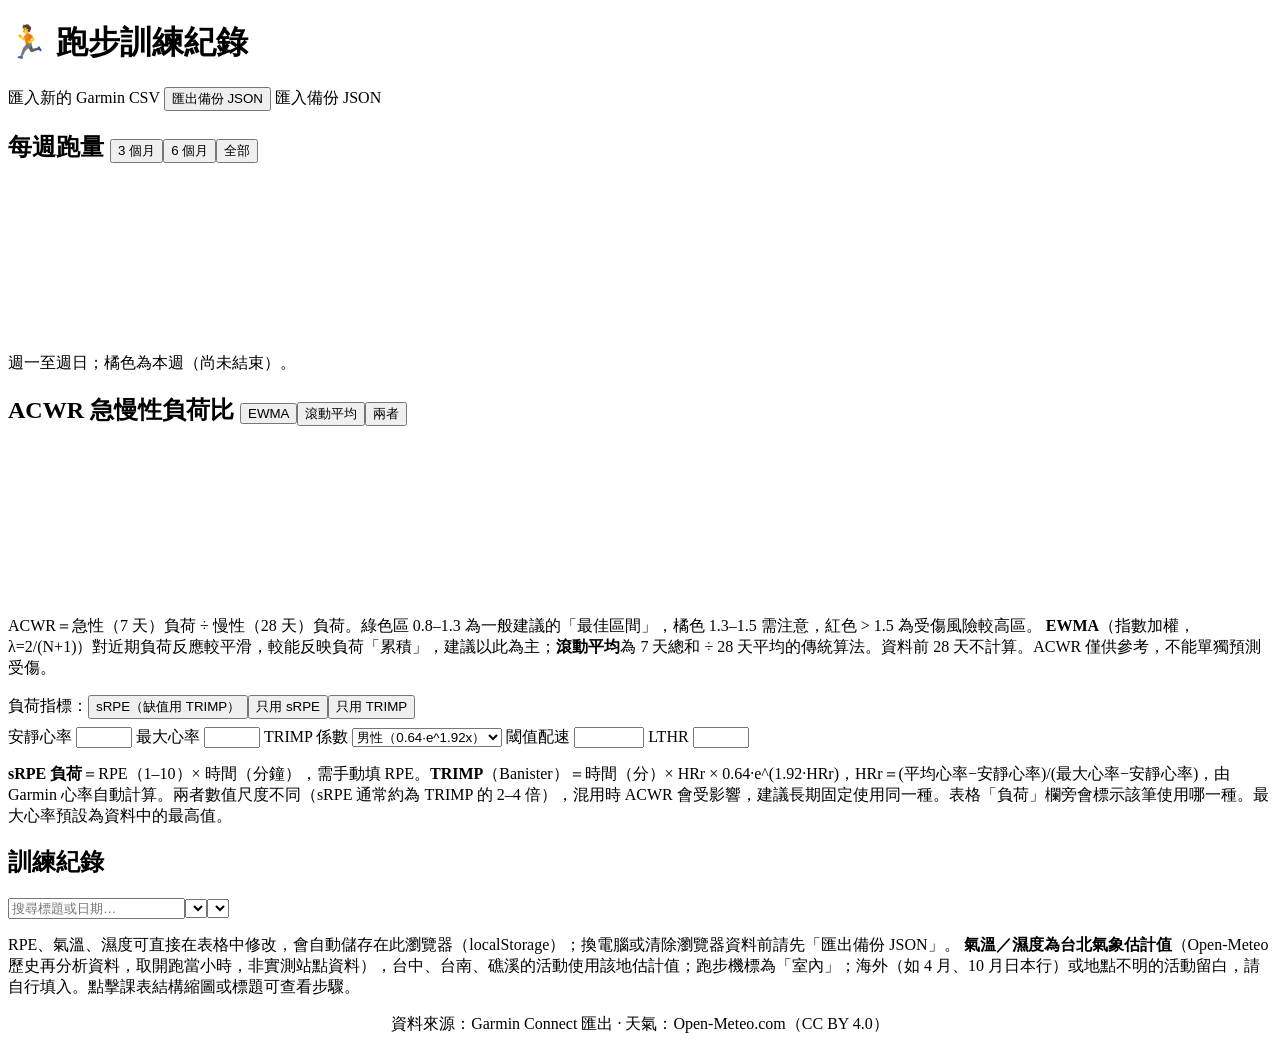
<file: src/template.html>
<!doctype html>
<html lang="zh-Hant-TW"><head><meta charset="utf-8"><meta name="viewport" content="width=device-width,initial-scale=1">
<title>跑步訓練紀錄</title><link rel="icon" href="data:,"><style>__CSS__</style></head>
<body>
<header><h1>🏃 跑步訓練紀錄</h1>
<div class="btns">
 <label class="btn pri">匯入新的 Garmin CSV<input type="file" id="fCSV" accept=".csv" hidden></label>
 <button id="bExport">匯出備份 JSON</button>
 <label class="btn">匯入備份 JSON<input type="file" id="fJSON" accept=".json" hidden></label>
</div></header>
<main>
<section class="cards" id="cards"></section>

<section><h2>每週跑量 <span class="seg"><button data-range="90">3 個月</button><button data-range="180">6 個月</button><button data-range="400">全部</button></span></h2>
<div class="chartbox"><canvas id="cW"></canvas></div><p class="note">週一至週日；橘色為本週（尚未結束）。</p></section>

<section><h2>ACWR 急慢性負荷比 <span class="seg"><button data-acwr="ewma">EWMA</button><button data-acwr="rolling">滾動平均</button><button data-acwr="both">兩者</button></span></h2>
<div class="chartbox"><canvas id="cA"></canvas></div>
<p class="note">ACWR＝急性（7 天）負荷 ÷ 慢性（28 天）負荷。綠色區 0.8–1.3 為一般建議的「最佳區間」，橘色 1.3–1.5 需注意，紅色 &gt; 1.5 為受傷風險較高區。
<b>EWMA</b>（指數加權，λ=2/(N+1)）對近期負荷反應較平滑，較能反映負荷「累積」，建議以此為主；<b>滾動平均</b>為 7 天總和 ÷ 28 天平均的傳統算法。資料前 28 天不計算。ACWR 僅供參考，不能單獨預測受傷。</p>
<div class="settings" style="margin-top:8px">
 <span>負荷指標：</span><span class="seg"><button data-mode="mixed">sRPE（缺值用 TRIMP）</button><button data-mode="srpe">只用 sRPE</button><button data-mode="trimp">只用 TRIMP</button></span>
</div>
<div class="settings" style="margin-top:8px">
 <label>安靜心率 <input type="number" id="sRest" min="30" max="100"></label>
 <label>最大心率 <input type="number" id="sMax" min="150" max="230"></label>
 <label>TRIMP 係數 <select id="sSex"><option value="m">男性（0.64·e^1.92x）</option><option value="f">女性（0.86·e^1.67x）</option></select></label>
 <label>閾值配速 <input type="text" id="sThr" style="width:62px"></label>
 <label>LTHR <input type="number" id="sLthr" min="120" max="210"></label>
</div>
<p class="note"><b>sRPE 負荷</b>＝RPE（1–10）× 時間（分鐘），需手動填 RPE。<b>TRIMP</b>（Banister）＝時間（分）× HRr × 0.64·e^(1.92·HRr)，HRr＝(平均心率−安靜心率)/(最大心率−安靜心率)，由 Garmin 心率自動計算。兩者數值尺度不同（sRPE 通常約為 TRIMP 的 2–4 倍），混用時 ACWR 會受影響，建議長期固定使用同一種。表格「負荷」欄旁會標示該筆使用哪一種。最大心率預設為資料中的最高值。</p>
</section>

<section><h2>訓練紀錄 <span class="note" id="cnt"></span></h2>
<div class="filters"><input type="search" id="q" placeholder="搜尋標題或日期…"><select id="ft"></select><select id="fm"></select></div>
<div class="tablewrap"><table><thead id="thead"></thead><tbody id="tbody"></tbody></table></div>
<p class="note">RPE、氣溫、濕度可直接在表格中修改，會自動儲存在此瀏覽器（localStorage）；換電腦或清除瀏覽器資料前請先「匯出備份 JSON」。
<b>氣溫／濕度為台北氣象估計值</b>（Open-Meteo 歷史再分析資料，取開跑當小時，非實測站點資料），台中、台南、礁溪的活動使用該地估計值；跑步機標為「室內」；海外（如 4 月、10 月日本行）或地點不明的活動留白，請自行填入。點擊課表結構縮圖或標題可查看步驟。</p>
</section>
<p class="note" style="text-align:center">資料來源：Garmin Connect 匯出 · 天氣：Open-Meteo.com（CC BY 4.0）</p>
</main>
<dialog id="dlg"><div class="dlg-h"><h3 id="dTitle"></h3><button id="dClose">關閉</button></div><div class="dlg-b" id="dBody"></div></dialog>
<div id="toast"></div>
<script>__CHARTJS__</script>
<script>const BASE=__DATA__;</script>
<script>__STRUCT__</script>
<script>__APP__</script>
</body></html>
</file>
